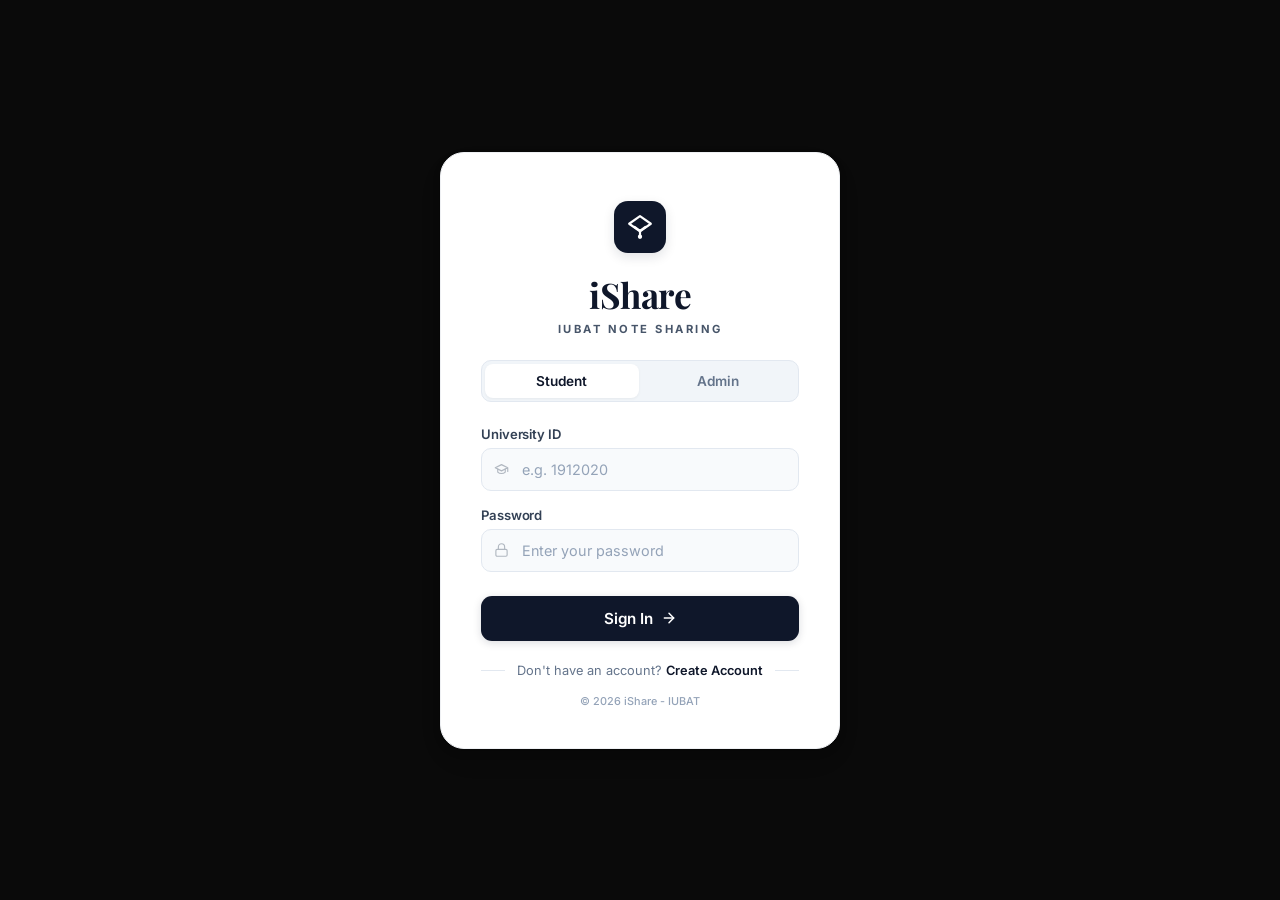
<file: index.html>
<!-- ============================================ -->
<!-- iShare - IUBAT Note Sharing Platform         -->
<!-- লগিন ও রেজিস্ট্রেশন পেজ                      -->
<!-- ============================================ -->

<!DOCTYPE html>
<html lang="en">
<head>
    <!-- মেটা ট্যাগগুলো: ক্যারেক্টার সেটিং, ভিউপোর্ট, পেজ টাইটেল -->
    <meta charset="UTF-8">
    <meta name="viewport" content="width=device-width, initial-scale=1.0">
    <title>iShare - IUBAT Note Sharing Platform</title>

    <!-- গুগল ফন্টস: Playfair Display (লোগো টেক্সটের জন্য) ও Inter (মেইন ফন্ট) -->
    <link rel="preconnect" href="https://fonts.googleapis.com">
    <link rel="preconnect" href="https://fonts.gstatic.com" crossorigin>
    <link href="https://fonts.googleapis.com/css2?family=Playfair+Display:wght@700&family=Inter:wght@300;400;500;600;700&display=swap" rel="stylesheet">

    <!-- ইনলাইন CSS: লগিন পেজের সব স্টাইল -->
    <style>
        /* গ্লোবাল রিসেট: সব এলিমেন্টের মার্জিন, প্যাডিং, বক্স-সাইজিং সেট করা */
        * { margin: 0; padding: 0; box-sizing: border-box; }

        /* বডি স্টাইল: ফন্ট ফ্যামিলি, ব্যাকগ্রাউন্ড কালার, ফুল হাইট, ফ্লেক্স সেন্টার */
        body { font-family: 'Inter', -apple-system, BlinkMacSystemFont, 'Segoe UI', Roboto, sans-serif; background: #0a0a0a; min-height: 100vh; display: flex; align-items: center; justify-content: center; color: #1a1a1a; }

        /* লগিন কন্টেইনার: ম্যাক্স-width 440px,居中说 */
        .login-container { width: 100%; max-width: 440px; padding: 20px; }

        /* লগিন কার্ড: সাদা ব্যাকগ্রাউন্ড, বর্ডার রেডিয়াস 24px, শ্যাডো */
        .login-card { background: #ffffff; border: 1px solid #eef0f3; border-radius: 24px; padding: 48px 40px 40px; box-shadow: 0 1px 2px rgba(0,0,0,0.02), 0 4px 12px rgba(0,0,0,0.04), 0 12px 32px rgba(0,0,0,0.03); text-align: center; }

        /* লোগো আইকন: 52x52px, গা৹া ব্যাকগ্রাউন্ড, রাউন্ডেড কর্নার */
        .logo-icon { width: 52px; height: 52px; background: #0f172a; border-radius: 14px; display: flex; align-items: center; justify-content: center; margin: 0 auto 18px; box-shadow: 0 4px 12px rgba(15,23,42,0.12); }
        .logo-icon svg { width: 26px; height: 26px; fill: none; stroke: #ffffff; stroke-width: 2; stroke-linecap: round; stroke-linejoin: round; }

        /* ব্র্যান্ড নাম: Playfair Display ফন্ট, 2.2rem, গা৹া */
        .brand-name { font-family: 'Playfair Display', Georgia, 'Times New Roman', serif; font-size: 2.2rem; font-weight: 700; color: #0f172a; letter-spacing: -0.5px; margin-bottom: 4px; }

        /* ব্র্যান্ড সাবটাইটেল: ছোট অক্ষর, উপercase, স্লেট কলার */
        .brand-subtitle { font-size: 0.7rem; font-weight: 700; letter-spacing: 2.5px; color: #475569; text-transform: uppercase; margin-bottom: 24px; }

        /* ট্যাব কন্টেইনার: স্টুডেন্ট অ্যান্ড অ্যাডমিন ট্যাবের প্যারেন্ট */
        .tab-container { display: flex; background: #f1f5f9; border-radius: 10px; padding: 3px; margin-bottom: 24px; gap: 3px; border: 1px solid #e2e8f0; }

        /* indivdual ট্যাব: ফ্লেক্স 1, প্যাডিং, রাউন্ডেড */
        .tab { flex: 1; padding: 9px 16px; border: none; background: transparent; border-radius: 8px; font-family: 'Inter', -apple-system, BlinkMacSystemFont, 'Segoe UI', Roboto, sans-serif; font-size: 0.85rem; font-weight: 600; color: #64748b; cursor: pointer; transition: all 0.2s; }
        .tab.active { background: #ffffff; color: #0f172a; box-shadow: 0 1px 3px rgba(0,0,0,0.05); }

        /* ফর্ম গ্রুপ: লেবেল ও ইনপুটের গ্রুপ */
        .form-group { margin-bottom: 16px; text-align: left; }

        /* ফর্ম লেবেল: 0.82rem, ফন্ট-ওয Ramadan 600, স্লেট কলার */
        .form-label { display: block; font-size: 0.82rem; font-weight: 600; color: #334155; margin-bottom: 6px; letter-spacing: -0.1px; }

        /* ইনপুট র্যাপার: পজিশন রিলেটিভ (আইকন পজিশন করার জন্য) */
        .input-wrapper { position: relative; }

        /* ইনপুট আইকন: অ্যাবসলিউট পজিশন, বাম পাশে */
        .input-icon { position: absolute; left: 13px; top: 50%; transform: translateY(-50%); width: 15px; height: 15px; display: flex; align-items: center; justify-content: center; pointer-events: none; opacity: 0.4; }
        .input-icon svg { width: 15px; height: 15px; fill: none; stroke: #475569; stroke-width: 1.8; stroke-linecap: round; stroke-linejoin: round; }

        /* ফর্ম ইনপুট: 100% width, প্যাডিং, বর্ডার, রাউন্ডেড, ফকাস স্টাইল */
        .form-input { width: 100%; padding: 12px 40px 12px 40px; border: 1.5px solid #e2e8f0; border-radius: 10px; font-family: 'Inter', -apple-system, BlinkMacSystemFont, 'Segoe UI', Roboto, sans-serif; font-size: 0.9rem; color: #0f172a; background: #f8fafc; transition: all 0.2s; outline: none; }
        .form-input::placeholder { color: #94a3b8; }
        .form-input:focus { border-color: #0f172a; background: #ffffff; box-shadow: 0 0 0 3px rgba(15,23,42,0.06); }

        /* সাইন-ইন বাটন: গা৹া ব্যাকগ্রাউন্ড, হোভার ইফেক্ট */
        .signin-btn { width: 100%; padding: 13px 24px; background: #0f172a; color: #ffffff; border: none; border-radius: 11px; font-family: 'Inter', -apple-system, BlinkMacSystemFont, 'Segoe UI', Roboto, sans-serif; font-size: 0.95rem; font-weight: 600; cursor: pointer; display: flex; align-items: center; justify-content: center; gap: 8px; transition: all 0.2s; margin-top: 24px; box-shadow: 0 2px 8px rgba(15,23,42,0.15); }
        .signin-btn:hover { background: #1e293b; transform: translateY(-1px); box-shadow: 0 6px 16px rgba(15,23,42,0.2); }
        .signin-btn svg { width: 16px; height: 16px; fill: none; stroke: #ffffff; stroke-width: 2.2; stroke-linecap: round; stroke-linejoin: round; }

        /* ডিভাইডার: "Don't have an account?" লাইনের উপরে/নিচে রেখা */
        .divider { display: flex; align-items: center; gap: 12px; margin: 22px 0 16px; }
        .divider.hidden { display: none; }
        .divider-line { flex: 1; height: 1px; background: #e2e8f0; }
        .divider-text { font-size: 0.8rem; color: #64748b; white-space: nowrap; }
        .divider-text a { color: #0f172a; text-decoration: none; font-weight: 600; }
        .divider-text a:hover { text-decoration: underline; }

        /* ফুটার: কপিরাইট টেক্সট */
        .footer { margin-top: 16px; font-size: 0.68rem; color: #94a3b8; font-weight: 500; }

        /* রেসপন্সিভ: ছোট স্ক্রিনে কার্ডের প্যাডিং ও ফন্ট সাইজ কম */
        @media (max-width: 480px) { .login-card { padding: 36px 28px 28px; } .brand-name { font-size: 1.8rem; } }
    </style>
</head>
<body>
    <!-- লগিন পেজের মেইন কন্টেইনার -->
    <div class="login-container">
        <div class="login-card">

            <!-- লোগো আইকন (SVG) -->
            <div class="logo-icon">
                <svg viewBox="0 0 24 24"><path d="M12 2L2 9l10 7 10-7-10-7z"/><path d="M7 12l5 3.5 5-3.5"/><path d="M12 16v4"/><circle cx="12" cy="21" r="1"/></svg>
            </div>

            <!-- ব্র্যান্ড নাম: iShare -->
            <h1 class="brand-name">iShare</h1>
            <p class="brand-subtitle">IUBAT NOTE SHARING</p>

            <!-- স্টুডেন্ট/অ্যাডমিন ট্যাব টগলার -->
            <div class="tab-container">
                <button class="tab active" onclick="switchTab(this, 'student')">Student</button>
                <button class="tab" onclick="switchTab(this, 'admin')">Admin</button>
            </div>

            <!-- লগিন ফর্ম: University ID ও Password ইনপুট -->
            <form onsubmit="event.preventDefault(); handleLogin();" autocomplete="off">
                <div class="form-group">
                    <label class="form-label" id="id-label">University ID</label>
                    <div class="input-wrapper">
                        <span class="input-icon">
                            <svg viewBox="0 0 24 24"><path d="M22 10v6M2 10l10-5 10 5-10 5L2 10z"/><path d="M6 12v5c3 3 9 3 12 0v-5"/></svg>
                        </span>
                        <!-- স্টুডেন্টের জন্য University ID ইনপুট -->
                        <input type="text" class="form-input" id="login-id" name="user_identifier" placeholder="e.g. 1912020" autocomplete="off">
                    </div>
                </div>
                <div class="form-group">
                    <label class="form-label">Password</label>
                    <div class="input-wrapper">
                        <span class="input-icon">
                            <svg viewBox="0 0 24 24"><rect x="3" y="11" width="18" height="11" rx="2" ry="2"/><path d="M7 11V7a5 5 0 0 1 10 0v4"/></svg>
                        </span>
                        <!-- পাসওয়ার্ড ইনপুট (হাইডেন) -->
                        <input type="password" class="form-input" id="login-password" name="user_passphrase" placeholder="Enter your password" autocomplete="new-password">
                    </div>
                </div>
                <!-- সাইন-ইন বাটন: ক্লিক করলে handleLogin() ফাংশন কল হবে -->
                <button type="submit" class="signin-btn">
                    Sign In
                    <svg viewBox="0 0 24 24"><line x1="5" y1="12" x2="19" y2="12"/><polyline points="12 5 19 12 12 19"/></svg>
                </button>
            </form>

            <!-- অ্যাকাউন্ট তৈরি করার লিংক (শুধু স্টুডেন্টের জন্য) -->
            <div class="divider" id="create-account-divider">
                <div class="divider-line"></div>
                <div class="divider-text">Don't have an account? <a href="register.html">Create Account</a></div>
                <div class="divider-line"></div>
            </div>

            <!-- কপিরাইট ফুটার -->
            <div class="footer">© 2026 iShare - IUBAT</div>
        </div>
    </div>

    <!-- ============================================ -->
    <!-- লগিন পেজের JavaScript                           -->
    <!-- ============================================ -->
    <script>
        // ট্যাব স্যুইচ ফাংশন: Student অ্যান্ড Admin ট্যাবের জন্য লেবেল ও প্লেসহোল্ডার পরিবর্তন
        function switchTab(tab, type) {
            document.querySelectorAll('.tab').forEach(t => t.classList.remove('active'));
            tab.classList.add('active');
            const label = document.getElementById('id-label');
            const input = document.getElementById('login-id');
            const divider = document.getElementById('create-account-divider');
            if (type === 'student') {
                // স্টুডেন্ট মোড: University ID লেবেল, অ্যাকাউন্ট তৈরি লিংক দেখাও
                label.textContent = 'University ID';
                input.placeholder = 'e.g. 1912020';
                divider.classList.remove('hidden');
            } else {
                // অ্যাডমিন মোড: Admin ID লেবেল, অ্যাকাউন্ট তৈরি লিংক লুকাও
                label.textContent = 'Admin ID';
                input.placeholder = 'e.g. ADMIN-001';
                divider.classList.add('hidden');
            }
        }

        // লগিন হ্যান্ডলার: স্টুডেন্ট অandy অ্যাডমিন লগিন প্রসেস
        function handleLogin() {
            const id = document.getElementById('login-id').value.trim();
            const password = document.getElementById('login-password').value.trim();

            // ভ্যালিডেশন: ID ও পাসওয়ার্ড ফাঁস করা কিনা চেক
            if (!id) { alert('Please enter your ID'); return; }
            if (!password) { alert('Please enter your password'); return; }

            const userType = document.querySelector('.tab.active').textContent.trim();
            const inputId = document.getElementById('login-id').value.trim();
            const inputPassword = document.getElementById('login-password').value.trim();

            if (userType === 'Student') {
                // স্টুডেন্ট লগিন: localStorage থেকে অ্যাকাউন্টগুলো লোড করা
                const accounts = JSON.parse(localStorage.getItem('ishare_accounts') || '[]');
                // মিলে যাওয়া অ্যাকাউন্ট খুঁজো (ID, পাসওয়ার্ড, স্ট্যাটাস অ্যাকটিভ)
                const account = accounts.find(a => a.studentId === inputId && a.password === inputPassword && a.status !== 'inactive');
                if (!account) {
                    alert('Invalid University ID or password. Please try again or register first.');
                    return;
                }
                // লগইন তথ্য localStorage-এ সেভ করো
                localStorage.setItem('ishare_user_id', account.studentId);
                localStorage.setItem('ishare_user_password', account.password);
                localStorage.setItem('ishare_user_type', 'Student');
                localStorage.setItem('ishare_user_name', account.fullname);
                localStorage.setItem('ishare_user_department', account.department || '');
                localStorage.setItem('ishare_user_online', 'true');
                localStorage.setItem('ishare_user_last_seen', Date.now().toString());
                // স্টুডেন্ট হোম পেজে রিডাইরেক্ট
                window.location.href = 'student-home.html';
            } else {
                // অ্যাডমিন লগিন: হার্ডকোডed অ্যাডমিন ক্রেডেনশিয়াল চেক
                if (inputId !== '123456' || inputPassword !== '123456') {
                    alert('Invalid Admin ID or password. Access denied.');
                    return;
                }
                localStorage.setItem('ishare_user_id', inputId);
                localStorage.setItem('ishare_user_password', inputPassword);
                localStorage.setItem('ishare_user_type', 'Admin');
                localStorage.setItem('ishare_user_name', '');
                localStorage.setItem('ishare_user_department', '');
                // অ্যাডমিন ড্যাশবোর্ডে রিডাইরেক্ট
                window.location.href = 'admin-dashboard.html';
            }
        }
    </script>
</body>
</html>
</file>
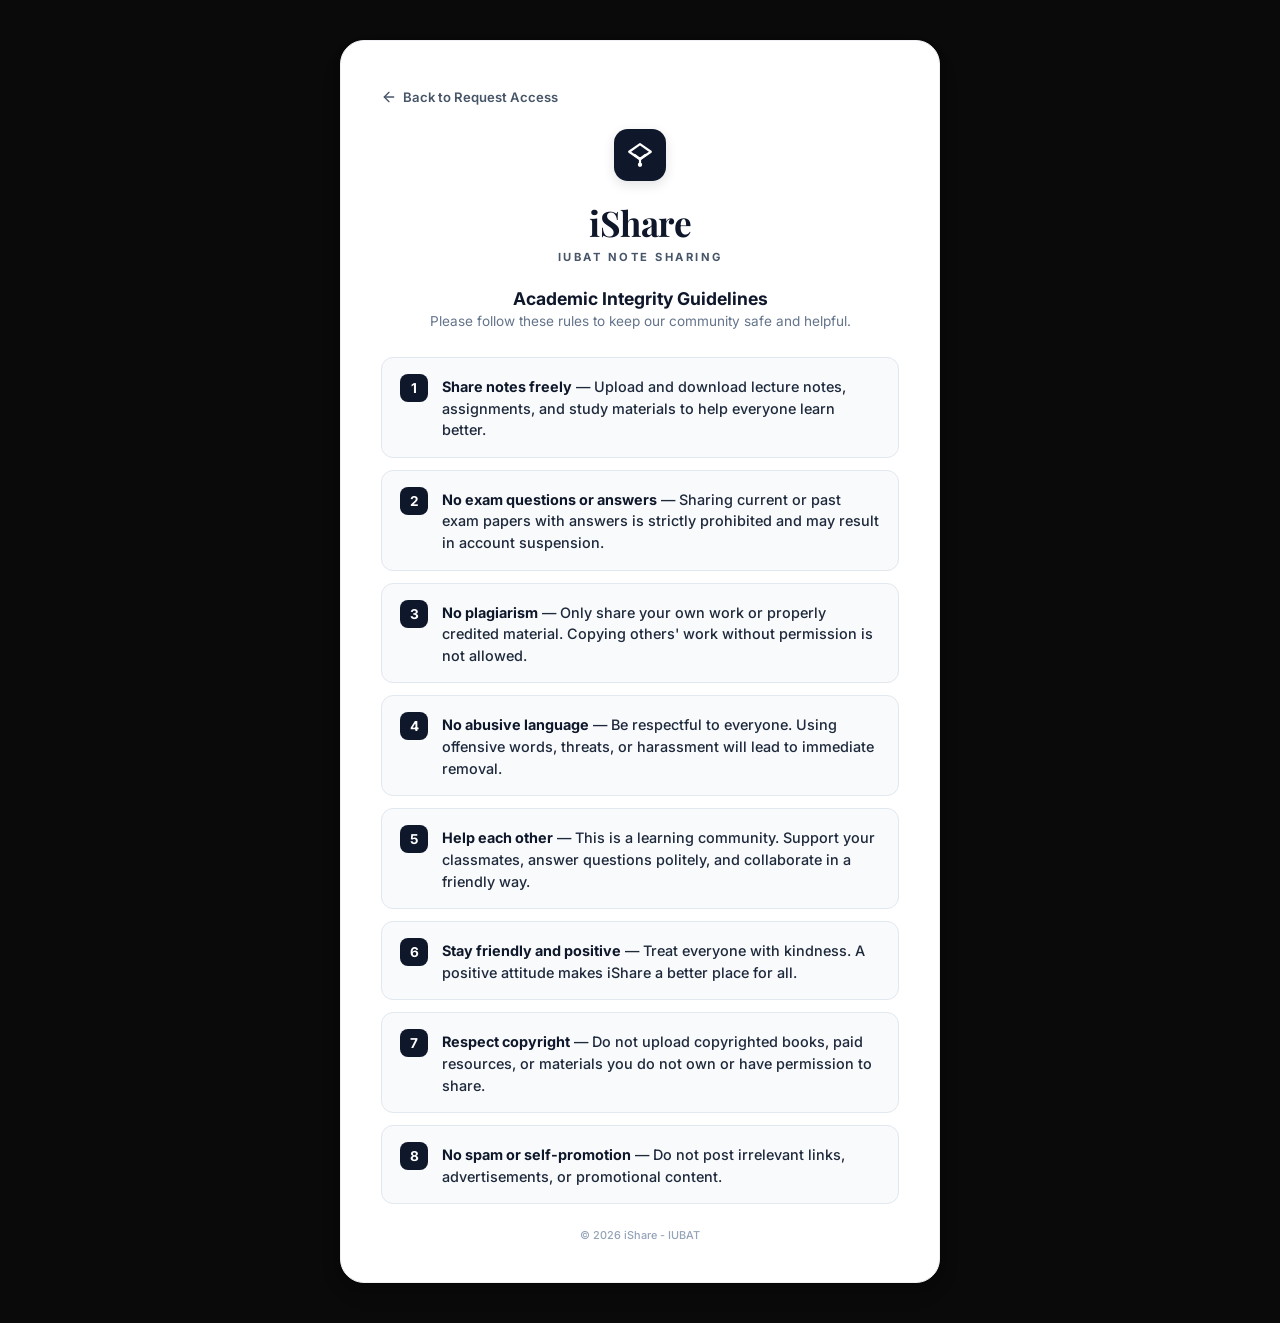
<file: academic-guidelines.html>
<!-- ============================================ -->
<!-- Academic Integrity Guidelines - iShare          -->
<!-- একাডেমিক ইন্টিগ্রিটি গাইডলাইন: নোট শেয়ারিং নিয়ম    -->
<!-- ============================================ -->

<!DOCTYPE html>
<html lang="en">
<head>
    <!-- মেটা সেটিংস -->
    <meta charset="UTF-8">
    <meta name="viewport" content="width=device-width, initial-scale=1.0">
    <title>Academic Integrity Guidelines - iShare</title>

    <!-- গুগল ফন্টস -->
    <link rel="preconnect" href="https://fonts.googleapis.com">
    <link rel="preconnect" href="https://fonts.gstatic.com" crossorigin>
    <link href="https://fonts.googleapis.com/css2?family=Playfair+Display:wght@700&family=Inter:wght@300;400;500;600;700&display=swap" rel="stylesheet">

    <!-- গাইডলাইন পেজের CSS -->
    <style>
        /* গ্লোবাল রিসেট */
        * { margin: 0; padding: 0; box-sizing: border-box; }
        /* বডি: ব্যাকগ্রাউন্ড #0a0a0a, ফুল হাইট, ফ্লেক্স সেন্টার */
        body { font-family: 'Inter', -apple-system, BlinkMacSystemFont, 'Segoe UI', Roboto, sans-serif; background: #0a0a0a; min-height: 100vh; display: flex; align-items: center; justify-content: center; color: #1a1a1a; padding: 20px; }

        /* গাইডলাইন কন্টেইনার */
        .guidelines-container { width: 100%; max-width: 640px; padding: 20px; }
        /* গাইডলাইন কার্ড: সাদা, রাউন্ডেড 24px, শ্যাডো */
        .guidelines-card { background: #ffffff; border: 1px solid #eef0f3; border-radius: 24px; padding: 48px 40px 40px; box-shadow: 0 1px 2px rgba(0,0,0,0.02), 0 4px 12px rgba(0,0,0,0.04), 0 12px 32px rgba(0,0,0,0.03); }

        /* ব্যাক লিংক: রেজিস্ট্রেশন পেজে ফিরে যাওয়ার লিংক */
        .back-link { display: inline-flex; align-items: center; gap: 6px; font-size: 0.82rem; font-weight: 600; color: #475569; text-decoration: none; margin-bottom: 24px; transition: color 0.2s; }
        .back-link:hover { color: #0f172a; }
        .back-link svg { width: 16px; height: 16px; fill: none; stroke: currentColor; stroke-width: 2; stroke-linecap: round; stroke-linejoin: round; }

        /* লোগো আইকন */
        .logo-icon { width: 52px; height: 52px; background: #0f172a; border-radius: 14px; display: flex; align-items: center; justify-content: center; margin: 0 auto 18px; box-shadow: 0 4px 12px rgba(15,23,42,0.12); }
        .logo-icon svg { width: 26px; height: 26px; fill: none; stroke: #ffffff; stroke-width: 2; stroke-linecap: round; stroke-linejoin: round; }

        /* ব্র্যান্ড নাম */
        .brand-name { font-family: 'Playfair Display', Georgia, 'Times New Roman', serif; font-size: 2.2rem; font-weight: 700; color: #0f172a; letter-spacing: -0.5px; margin-bottom: 4px; text-align: center; }
        .brand-subtitle { font-size: 0.7rem; font-weight: 700; letter-spacing: 2.5px; color: #475569; text-transform: uppercase; margin-bottom: 24px; text-align: center; }

        /* পেজ টাইটেল */
        .page-title { font-size: 1.1rem; font-weight: 700; color: #0f172a; text-align: center; margin-bottom: 4px; }
        .page-subtitle { font-size: 0.85rem; color: #64748b; text-align: center; margin-bottom: 28px; }

        /* রুল লিস্ট */
        .rules-list { list-style: none; display: flex; flex-direction: column; gap: 12px; }
        .rule-item { display: flex; align-items: flex-start; gap: 14px; padding: 16px 18px; background: #f8fafc; border: 1px solid #e2e8f0; border-radius: 12px; transition: all 0.2s; }
        .rule-item:hover { background: #ffffff; border-color: #0f172a; box-shadow: 0 0 0 3px rgba(15,23,42,0.04); }
        .rule-icon { width: 28px; height: 28px; min-width: 28px; background: #0f172a; border-radius: 8px; display: flex; align-items: center; justify-content: center; color: #ffffff; font-size: 0.85rem; font-weight: 700; }
        .rule-text { font-size: 0.9rem; font-weight: 500; color: #1e293b; line-height: 1.5; padding-top: 2px; }
        .rule-highlight { color: #0f172a; font-weight: 700; }

        /* ফুটার */
        .footer { margin-top: 24px; font-size: 0.68rem; color: #94a3b8; font-weight: 500; text-align: center; }

        /* রেসপন্সিভ */
        @media (max-width: 520px) { .guidelines-card { padding: 36px 28px 28px; } .brand-name { font-size: 1.8rem; } }
    </style>
</head>
<body>
    <div class="guidelines-container">
        <div class="guidelines-card">
            <!-- ব্যাক লিংক -->
            <a href="register.html" class="back-link">
                <svg viewBox="0 0 24 24"><line x1="19" y1="12" x2="5" y2="12"/><polyline points="12 19 5 12 12 5"/></svg>
                Back to Request Access
            </a>

            <!-- লোগো -->
            <div class="logo-icon">
                <svg viewBox="0 0 24 24"><path d="M12 2L2 9l10 7 10-7-10-7z"/><path d="M7 12l5 3.5 5-3.5"/><path d="M12 16v4"/><circle cx="12" cy="21" r="1"/></svg>
            </div>
            <h1 class="brand-name">iShare</h1>
            <p class="brand-subtitle">IUBAT NOTE SHARING</p>
            <h2 class="page-title">Academic Integrity Guidelines</h2>
            <p class="page-subtitle">Please follow these rules to keep our community safe and helpful.</p>

            <!-- নিয়মের লিস্ট -->
            <ul class="rules-list">
                <li class="rule-item">
                    <span class="rule-icon">1</span>
                    <span class="rule-text"><span class="rule-highlight">Share notes freely</span> — Upload and download lecture notes, assignments, and study materials to help everyone learn better.</span>
                </li>
                <li class="rule-item">
                    <span class="rule-icon">2</span>
                    <span class="rule-text"><span class="rule-highlight">No exam questions or answers</span> — Sharing current or past exam papers with answers is strictly prohibited and may result in account suspension.</span>
                </li>
                <li class="rule-item">
                    <span class="rule-icon">3</span>
                    <span class="rule-text"><span class="rule-highlight">No plagiarism</span> — Only share your own work or properly credited material. Copying others' work without permission is not allowed.</span>
                </li>
                <li class="rule-item">
                    <span class="rule-icon">4</span>
                    <span class="rule-text"><span class="rule-highlight">No abusive language</span> — Be respectful to everyone. Using offensive words, threats, or harassment will lead to immediate removal.</span>
                </li>
                <li class="rule-item">
                    <span class="rule-icon">5</span>
                    <span class="rule-text"><span class="rule-highlight">Help each other</span> — This is a learning community. Support your classmates, answer questions politely, and collaborate in a friendly way.</span>
                </li>
                <li class="rule-item">
                    <span class="rule-icon">6</span>
                    <span class="rule-text"><span class="rule-highlight">Stay friendly and positive</span> — Treat everyone with kindness. A positive attitude makes iShare a better place for all.</span>
                </li>
                <li class="rule-item">
                    <span class="rule-icon">7</span>
                    <span class="rule-text"><span class="rule-highlight">Respect copyright</span> — Do not upload copyrighted books, paid resources, or materials you do not own or have permission to share.</span>
                </li>
                <li class="rule-item">
                    <span class="rule-icon">8</span>
                    <span class="rule-text"><span class="rule-highlight">No spam or self-promotion</span> — Do not post irrelevant links, advertisements, or promotional content.</span>
                </li>
            </ul>

            <!-- ফুটার -->
            <div class="footer">© 2026 iShare - IUBAT</div>
        </div>
    </div>
</body>
</html>
</file>
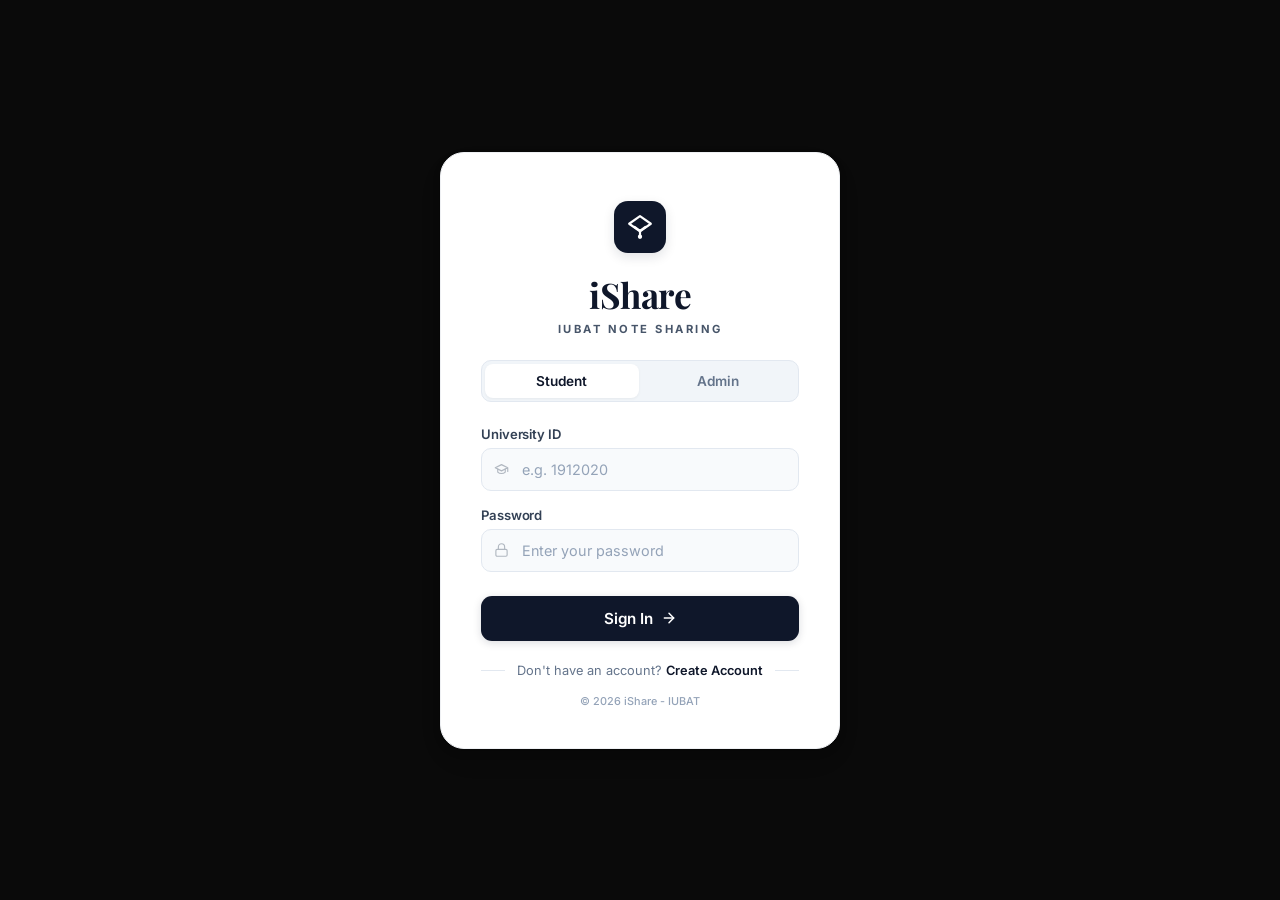
<file: admin-dashboard.html>
<!-- ============================================ -->
<!-- Admin Dashboard - iShare IUBAT                -->
<!-- অ্যাডমিন ড্যাশবোর্ড: প্ল্যাটফর্ম ওভারভিউ          -->
<!-- ============================================ -->

<!DOCTYPE html>
<html lang="en">
<head>
    <!-- মেটা ট্যাগ ও টাইটেল -->
    <meta charset="UTF-8">
    <meta name="viewport" content="width=device-width, initial-scale=1.0">
    <title>Admin Dashboard - iShare IUBAT</title>

    <!-- গুগল ফন্টস -->
    <link rel="preconnect" href="https://fonts.googleapis.com">
    <link rel="preconnect" href="https://fonts.gstatic.com" crossorigin>
    <link href="https://fonts.googleapis.com/css2?family=Inter:wght@300;400;500;600;700;800&family=Playfair+Display:wght@700&display=swap" rel="stylesheet">

    <!-- অ্যাডমিন ড্যাশবোর্ড CSS -->
    <link rel="stylesheet" href="admin-dashboard.css">
</head>
<body>
    <!-- মেইন ড্যাশবোর্ড র‍্যাপার: সাইডবার + কনটেন্ট -->
    <div class="dashboard-wrapper">

        <!-- ==================== সাইডবার ==================== -->
        <aside class="sidebar">
            <!-- সাইডবার হেডার: লোগো ও ব্র্যান্ড -->
            <div class="sidebar-header">
                <div class="sidebar-logo">
                    <div class="sidebar-logo-icon">
                        <svg viewBox="0 0 24 24"><path d="M12 2L2 9l10 7 10-7-10-7z"/><path d="M7 12l5 3.5 5-3.5"/><path d="M12 16v4"/><circle cx="12" cy="21" r="1"/></svg>
                    </div>
                    <div>
                        <div class="sidebar-brand">iShare</div>
                        <div class="sidebar-badge">IUBAT</div>
                    </div>
                </div>
            </div>

            <!-- সাইডবার নেভিগেশন: অ্যাডমিন গভর্ন্যান্স মেনু -->
            <nav class="sidebar-nav">
                <div class="nav-section-title">Admin Governance</div>

                <!-- প্ল্যাটফর্ম ওভারভিউ (বর্তমান পেজ) -->
                <button class="nav-item">
                    <span class="nav-icon"><svg viewBox="0 0 24 24"><rect x="3" y="3" width="7" height="7"/><rect x="14" y="3" width="7" height="7"/><rect x="14" y="14" width="7" height="7"/><rect x="3" y="14" width="7" height="7"/></svg></span>
                    Platform Overview
                </button>

                <!-- ইউজার ম্যানেজমেন্ট পেজে লিংক -->
                <button class="nav-item" type="button" onclick="window.location.href='user-management.html'">
                    <span class="nav-icon"><svg viewBox="0 0 24 24"><path d="M20 21v-2a4 4 0 0 0-4-4H8a4 4 0 0 0-4 4v2"/><circle cx="12" cy="7" r="4"/></svg></span>
                    User Management
                </button>

                <!-- ডিপার্টমেন্ট কন্ট্রোল পেজে লিংক -->
                <button class="nav-item" type="button" onclick="window.location.href='department-controls.html'">
                    <span class="nav-icon"><svg viewBox="0 0 24 24"><rect x="2" y="7" width="20" height="14" rx="2" ry="2"/><path d="M16 21V5a2 2 0 0 0-2-2h-4a2 2 0 0 0-2 2v16"/></svg></span>
                    Department Controls
                </button>

                <!-- অ্যানাউন্সমেন্ট ম্যানেজমেন্ট পেজে লিংক -->
                <button class="nav-item" type="button" onclick="window.location.href='announcement-management.html'">
                    <span class="nav-icon"><svg viewBox="0 0 24 24"><path d="M22 17H2a3 3 0 0 0 3-3V9a7 7 0 0 1 14 0v5a3 3 0 0 0 3 3z"/><polyline points="16 17 21 12 16 7"/><line x1="21" y1="12" x2="9" y2="12"/></svg></span>
                    Announcement Management
                    <span class="nav-badge">0</span>
                </button>

                <!-- স্টুডেন্ট ভিউ মোডে যাওয়ার লিংক -->
                <button class="nav-item" type="button" onclick="window.location.href='student-view.html'">
                    <span class="nav-icon"><svg viewBox="0 0 24 24"><polyline points="17 1 21 5 17 9"/><path d="M3 11V9a4 4 0 0 1 4-4h14"/><polyline points="7 23 3 19 7 15"/><path d="M21 13v2a4 4 0 0 1-4 4H3"/></svg></span>
                    Student View
                    <span class="nav-arrow"><svg viewBox="0 0 24 24"><polyline points="9 18 15 12 9 6"/></svg></span>
                </button>
            </nav>

            <!-- সাইডবার ফুটার: AI অ্যাসিস্ট্যান্ট ও লগআউট -->
            <div class="sidebar-footer">
                <div class="sidebar-ai">
                    <div class="sidebar-ai-icon">
                        <svg viewBox="0 0 24 24"><circle cx="12" cy="12" r="10"/><path d="M12 16v-4"/><path d="M12 8h.01"/></svg>
                    </div>
                    <div>
                        <div class="sidebar-ai-text">AI Gemma Assistant</div>
                        <div class="sidebar-ai-sub">Online</div>
                    </div>
                </div>
                <button class="sidebar-bottom-item" onclick="window.location.href='index.html'">
                    <svg viewBox="0 0 24 24"><path d="M9 21H5a2 2 0 0 1-2-2V5a2 2 0 0 1 2-2h4"/><polyline points="16 17 21 12 16 7"/><line x1="21" y1="12" x2="9" y2="12"/></svg>
                    Log Out
                </button>
            </div>
        </aside>

        <!-- মোবাইল সাইডবার ওভারলে -->
        <div class="mobile-sidebar-overlay" id="mobileSidebarOverlay"></div>

        <!-- ==================== মেইন কনটেন্ট ==================== -->
        <main class="main-content">
            <!-- টপবার: AI অ্যাসিস্ট্যান্ট, নোটিফিকেশন, প্রোফাইল -->
            <header class="topbar">
                <div class="topbar-left">
                    <button class="topbar-btn primary">
                        <svg viewBox="0 0 24 24" fill="none" stroke="currentColor" stroke-width="2" stroke-linecap="round" stroke-linejoin="round"><path d="M12 8V4H8"/><rect width="16" height="12" x="4" y="8" rx="2"/><path d="M2 14h2"/><path d="M20 14h2"/><path d="M15 13v2"/><path d="M9 13v2"/></svg>
                        AI Assistant
                    </button>
                </div>
                <div class="topbar-actions">
                    <!-- মোবাইল মেনু বাটন -->
                    <button class="mobile-menu-btn" id="mobileMenuBtn" type="button" aria-label="Menu">
                        <svg viewBox="0 0 24 24" fill="none" stroke="currentColor" stroke-width="2" stroke-linecap="round" stroke-linejoin="round"><line x1="3" y1="12" x2="21" y2="12"/><line x1="3" y1="6" x2="21" y2="6"/><line x1="3" y1="18" x2="21" y2="18"/></svg>
                    </button>

                    <!-- নোটিফিকেশন ড্রপডাউন -->
                    <div class="notification-wrapper" id="notificationWrapper">
                        <button class="topbar-icon-btn" id="notificationBtn" title="Notifications">
                            <svg viewBox="0 0 24 24" fill="none" stroke="currentColor" stroke-width="2" stroke-linecap="round" stroke-linejoin="round"><path d="M6 8a6 6 0 0 1 12 0c0 7 3 9 3 9H3s3-2 3-9"/><path d="M10.3 21a1.94 1.94 0 0 0 3.4 0"/></svg>
                            <span class="topbar-badge" id="notificationBadge" style="display:none;">0</span>
                        </button>
                        <div class="notification-dropdown" id="notificationDropdown">
                            <div class="notification-header">
                                <h3>Notifications</h3>
                                <div class="notification-header-actions">
                                    <button class="mark-all-read" id="markAllRead">Mark all as read</button>
                                    <button class="delete-all" id="deleteAllNotifications">Delete all</button>
                                </div>
                            </div>
                            <div class="notification-list" id="notificationList">
                                <div class="notification-empty">No notifications yet.</div>
                            </div>
                        </div>
                    </div>

                    <!-- অ্যাডমিন অ্যাভাটার -->
                    <div class="topbar-avatar" title="User Menu">SI</div>
                </div>
            </header>

            <!-- কনটেন্ট এরিয়া: প্ল্যাটফর্ম ওভারভিউ -->
            <div class="content-area">
                <!-- পেজ হেডার -->
                <div class="page-header">
                    <h1 class="page-title">Platform Overview</h1>
                    <p class="page-subtitle">High-level metrics and system health indicators.</p>
                </div>

                <!-- স্ট্যাট Cardinals গ্রিড: ৪টা মেট্রিক -->
                <div class="stats-grid">
                    <!-- টোটাল অ্যাক্টিভ ইউজার -->
                    <div class="stat-card">
                        <div class="stat-card-header">
                            <span class="stat-label">Total Active Users</span>
                            <div class="stat-icon users"><svg viewBox="0 0 24 24"><path d="M20 21v-2a4 4 0 0 0-4-4H8a4 4 0 0 0-4 4v2"/><circle cx="12" cy="7" r="4"/></svg></div>
                        </div>
                        <div class="stat-value" id="activeUsers">0</div>
                        <div class="stat-change" id="userChange" style="display:none;">
                            <svg viewBox="0 0 24 24"><polyline points="18 15 12 9 6 15"/></svg>
                            <span id="userChangeText">+0%</span>
                        </div>
                        <div class="stat-sub" id="userSub">No registered users yet</div>
                    </div>

                    <!-- সিস্টেম আপটাইম -->
                    <div class="stat-card">
                        <div class="stat-card-header">
                            <span class="stat-label">System Uptime</span>
                            <div class="stat-icon uptime">
                                <svg viewBox="0 0 24 24"><path d="M22 11.08V12a10 10 0 1 1-5.93-9.14"/><polyline points="22 4 12 14.01 9 11.01"/></svg>
                            </div>
                        </div>
                        <div class="stat-value" id="uptime">--</div>
                        <div class="stat-sub" id="uptimeStatus" style="display:flex;align-items:center;gap:6px;margin-top:4px;">
                            <span id="uptimeDot" style="width:8px;height:8px;background:#94a3b8;border-radius:50%;display:inline-block;"></span>
                            <span id="uptimeText">Checking...</span>
                        </div>
                    </div>

                    <!-- টোটাল নোটস -->
                    <div class="stat-card">
                        <div class="stat-card-header">
                            <span class="stat-label">Total Notes</span>
                            <div class="stat-icon notes">
                                <svg viewBox="0 0 24 24"><path d="M14 2H6a2 2 0 0 0-2 2v16a2 2 0 0 0 2 2h12a2 2 0 0 0 2-2V8z"/><polyline points="14 2 14 8 20 8"/></svg>
                            </div>
                        </div>
                        <div class="stat-value" id="totalNotes">0</div>
                        <div class="stat-sub" id="notesSub">No notes uploaded yet</div>
                    </div>

                    <!-- স্টোরেজ ইউটিলাইজেশন -->
                    <div class="stat-card">
                        <div class="stat-card-header">
                            <span class="stat-label">Storage Utilization</span>
                            <div class="stat-icon storage">
                                <svg viewBox="0 0 24 24"><ellipse cx="12" cy="5" rx="9" ry="3"/><path d="M21 12c0 1.66-4 3-9 3s-9-1.34-9-3"/><path d="M3 5v14c0 1.66 4 3 9 3s9-1.34 9-3V5"/></svg>
                            </div>
                        </div>
                        <div class="stat-value" style="font-size:1.5rem;"><span id="storageUsed">0GB</span> <span style="font-size:1rem;color:#94a3b8;font-weight:500;">/ 10TB</span></div>
                        <div class="storage-bar">
                            <div class="storage-fill" id="storageFill" style="width:0%;"></div>
                        </div>
                        <div class="storage-info">
                            <span class="storage-sub" id="storageSub">No data uploaded yet</span>
                        </div>
                    </div>
                </div>

                <!-- ড্যাশবোর্ড গ্রিড: টেবিল + QUICK ACTION -->
                <div class="dashboard-grid">
                    <!-- রিসেন্ট ইউজার অ্যাক্টিভিটি টেবিল -->
                    <div class="panel">
                        <div class="panel-header">
                            <h3 class="panel-title">Recent User Activity</h3>
                            <a href="user-management.html" class="panel-link">View Full Directory
                                <svg viewBox="0 0 24 24"><line x1="5" y1="12" x2="19" y2="12"/><polyline points="12 5 19 12 12 19"/></svg>
                            </a>
                        </div>
                        <table class="activity-table">
                            <thead>
                                <tr>
                                    <th>User</th>
                                    <th>Department</th>
                                    <th>Role</th>
                                    <th>Status</th>
                                    <th>Actions</th>
                                </tr>
                            </thead>
                            <tbody id="activityTableBody">
                            </tbody>
                        </table>
                    </div>

                    <!-- রাইট সাইড: QUICK ACTION + SECURITY AUDIT LOG -->
                    <div style="display:flex;flex-direction:column;gap:20px;">
                        <!-- QUICK ACTION বাটন -->
                        <div class="panel">
                            <div class="panel-header">
                                <h3 class="panel-title">Quick Actions</h3>
                            </div>
                            <div class="quick-actions">
                                <button class="action-btn" id="exportAuthDataBtn">
                                    <svg viewBox="0 0 24 24"><path d="M21 15v4a2 2 0 0 1-2 2H5a2 2 0 0 1-2-2v-4"/><polyline points="7 10 12 15 17 10"/><line x1="12" y1="15" x2="12" y2="3"/></svg>
                                    Export Auth Data
                                </button>
                                <button class="action-btn" id="broadcastAnnouncementBtn">
                                    <svg viewBox="0 0 24 24"><path d="M22 17H2a3 3 0 0 0 3-3V9a7 7 0 0 1 14 0v5a3 3 0 0 0 3 3z"/><polyline points="16 17 21 12 16 7"/><line x1="21" y1="12" x2="9" y2="12"/></svg>
                                    Broadcast Announcement
                                </button>
                                <button class="action-btn" id="manageDeptAccessBtn">
                                    <svg viewBox="0 0 24 24"><path d="M12 22s8-4 8-10V5l-8-3-8 3v7c0 6 8 10 8 10z"/></svg>
                                    Manage Dept. Access
                                </button>
                            </div>
                        </div>

                        <!-- সিকিউরিটি অডিট লগ -->
                        <div class="panel">
                            <div class="panel-header">
                                <h3 class="panel-title">Security Audit Log</h3>
                            </div>
                            <div class="audit-log" id="auditLogContainer">
                                <div id="auditEmptyState" style="text-align:center;color:#94a3b8;padding:24px 0;font-size:0.85rem;">No audit logs available yet.</div>
                            </div>
                        </div>
                    </div>
                </div>
            </div>
        </main>
    </div>

    <!-- ============================================ -->
    <!-- অ্যাডমিন ড্যাশবোর্ডের JavaScript                    -->
    <!-- ============================================ -->
    <script>
        // ডম কনটেন্ট লোড হওয়ার পর সব লজিক এক্সিকিউট
        document.addEventListener('DOMContentLoaded', function() {
            // localStorage থেকে লগইন করা ইউজার তথ্য পড়া
            const userId = localStorage.getItem('ishare_user_id');
            const userType = localStorage.getItem('ishare_user_type');
            const userName = localStorage.getItem('ishare_user_name');

            // অ্যাডমিন নন হলে লগিন পেজে রিডাইরেক্ট
            if (!userId || userType !== 'Admin') {
                window.location.href = 'index.html';
                return;
            }

            // অ্যাভাটারে ইউজারের initials দেখাও
            if (userName) {
                const initials = userName.split(' ').map(n => n[0]).join('').toUpperCase().slice(0, 2);
                const avatar = document.querySelector('.topbar-avatar');
                if (avatar) avatar.textContent = initials || 'U';
            }

            // সাইডবার অ্যাকটিভ নেভিগেশন আইটেম সেট
            const page = window.location.pathname.split('/').pop() || 'admin-dashboard.html';
            const pageMap = {
                'admin-dashboard.html': 'Platform Overview',
                'user-management.html': 'User Management',
                'department-controls.html': 'Department Controls',
                'announcement-management.html': 'Announcement Management',
                'student-view.html': 'Student View'
            };
            const activeText = pageMap[page] || 'Platform Overview';
            document.querySelectorAll('.sidebar-nav .nav-item').forEach(item => {
                item.classList.remove('active');
                if (item.textContent.trim().includes(activeText)) {
                    item.classList.add('active');
                }
            });

            // মোবাইল সাইডবার ওপেন/ক্লোজ
            const mobileMenuBtn = document.getElementById('mobileMenuBtn');
            const sidebar = document.querySelector('.sidebar');
            const overlay = document.getElementById('mobileSidebarOverlay');

            function openMobileSidebar() {
                if (sidebar) sidebar.classList.add('open');
                if (overlay) overlay.classList.add('show');
                document.body.style.overflow = 'hidden';
            }
            function closeMobileSidebar() {
                if (sidebar) sidebar.classList.remove('open');
                if (overlay) overlay.classList.remove('show');
                document.body.style.overflow = '';
            }

            if (mobileMenuBtn) {
                mobileMenuBtn.addEventListener('click', function() {
                    if (sidebar && sidebar.classList.contains('open')) { closeMobileSidebar(); }
                    else { openMobileSidebar(); }
                });
            }
            if (overlay) { overlay.addEventListener('click', closeMobileSidebar); }

            // সাইডবার আইটেম ক্লিক করলে মোবাইল সাইডবার ক্লোজ
            document.querySelectorAll('.sidebar-nav .nav-item, .sidebar-bottom-item').forEach(function(item) {
                item.addEventListener('click', function() {
                    if (window.innerWidth <= 768) { closeMobileSidebar(); }
                });
            });

            // ==================== স্ট্যাট Cardinals আপডেট ====================
            function updateActiveUsersStats() {
                const accounts = JSON.parse(localStorage.getItem('ishare_accounts') || '[]');
                const activeAccounts = accounts.filter(a => a.status === 'active');
                const deptSet = new Set(accounts.map(a => a.department).filter(Boolean));

                const activeUsersEl = document.getElementById('activeUsers');
                const userChange = document.getElementById('userChange');
                const userChangeText = document.getElementById('userChangeText');
                const userSub = document.getElementById('userSub');

                if (activeUsersEl) activeUsersEl.textContent = activeAccounts.length.toLocaleString();

                if (activeAccounts.length > 0) {
                    if (userChange) userChange.style.display = 'flex';
                    if (userChangeText) {
                        const prevActive = parseInt(localStorage.getItem('ishare_prev_active') || '0', 10);
                        const change = prevActive > 0 ? ((activeAccounts.length - prevActive) / prevActive) * 100 : 0;
                        userChangeText.textContent = (change >= 0 ? '+' : '') + change.toFixed(1) + '%';
                        localStorage.setItem('ishare_prev_active', activeAccounts.length.toString());
                    }
                    if (userSub) {
                        const deptCount = deptSet.size;
                        userSub.textContent = deptCount > 0 ? `Active across ${deptCount} ${deptCount === 1 ? 'department' : 'departments'}` : 'Active users found';
                    }
                } else {
                    if (userChange) userChange.style.display = 'none';
                    if (userSub) userSub.textContent = 'No registered users yet';
                }
            }

            updateActiveUsersStats();
            setInterval(updateActiveUsersStats, 5000);

            // টোটাল নোটস কাউন্ট
            const notes = JSON.parse(localStorage.getItem('ishare_notes') || '[]');
            const totalNotesEl = document.getElementById('totalNotes');
            const notesSubEl = document.getElementById('notesSub');
            if (totalNotesEl) totalNotesEl.textContent = notes.length.toLocaleString();
            if (notesSubEl) notesSubEl.textContent = notes.length > 0 ? `Across ${new Set(notes.map(n => n.department).filter(Boolean)).size} departments` : 'No notes uploaded yet';

            // স্টোরেজ ব্যবহারের গণনা (data URL নোটসের সাইজ)
            let totalStorageBytes = 0;
            notes.forEach(function(n) {
                if (n.url && n.url.startsWith('data:')) { totalStorageBytes += n.url.length * 2; }
            });
            const totalStorageMB = (totalStorageBytes / (1024 * 1024)).toFixed(2);
            const storageUsedEl = document.getElementById('storageUsed');
            const storageSubEl = document.getElementById('storageSub');
            const storageFillEl = document.getElementById('storageFill');
            const storageTB = 10 * 1024;
            const storagePercent = totalStorageMB > 0 ? Math.min((totalStorageMB / storageTB) * 100, 100) : 0;
            if (storageUsedEl) storageUsedEl.textContent = totalStorageMB + 'MB';
            if (storageSubEl) storageSubEl.textContent = totalStorageMB > 0 ? `${notes.length} notes uploaded` : 'No data uploaded yet';
            if (storageFillEl) storageFillEl.style.width = storagePercent + '%';

            // ==================== নোটিফিকেশন সিস্টেম ====================
            const STORAGE_KEY = 'ishare_notifications';
            const notificationBtn = document.getElementById('notificationBtn');
            const notificationBadge = document.getElementById('notificationBadge');
            const notificationDropdown = document.getElementById('notificationDropdown');
            const notificationList = document.getElementById('notificationList');
            const markAllReadBtn = document.getElementById('markAllRead');
            const deleteAllBtn = document.getElementById('deleteAllNotifications');
            const notificationWrapper = document.getElementById('notificationWrapper');

            function isUserOnline(userId) {
                const onlineUserId = localStorage.getItem('ishare_user_id');
                const onlineStatus = localStorage.getItem('ishare_user_online');
                const lastSeen = localStorage.getItem('ishare_user_last_seen');
                if (!onlineUserId || onlineUserId !== userId) {
                    return false;
                }
                if (onlineStatus === 'true' && lastSeen) {
                    const diff = Date.now() - parseInt(lastSeen, 10);
                    return diff < 60000;
                }
                return false;
            }

            // localStorage থেকে নোটিফিকেশনগুলো লোড
            function getNotifications() {
                try { return JSON.parse(localStorage.getItem(STORAGE_KEY) || '[]'); } catch { return []; }
            }
            function saveNotifications(notifications) { localStorage.setItem(STORAGE_KEY, JSON.stringify(notifications)); }

            // ডেমো নোটিফিকেশন জেনারেট (অ্যাকাউন্ট রেজিস্ট্রেশন নোটিফিকেশন)
            function generateDemoNotifications() {
                const accounts = JSON.parse(localStorage.getItem('ishare_accounts') || '[]');
                const notifications = [];
                const now = Date.now();
                accounts.slice(0, 3).forEach((acc, index) => {
                    notifications.push({
                        id: 'user-' + acc.id + '-' + index,
                        title: 'New user registered',
                        message: `${acc.fullname} (${acc.email || 'no email'}) joined as ${acc.accountType || 'Student'}.`,
                        type: 'user',
                        time: now - 1000 * 60 * (10 + index * 5),
                        read: false
                    });
                });
                if (notifications.length === 0) {
                    notifications.push({
                        id: 'system-1', title: 'No new registrations yet',
                        message: 'When a new user registers, their details will appear here automatically.',
                        type: 'system', time: now - 1000 * 60 * 30, read: false
                    });
                }
                return notifications;
            }

            // নোটিফিকেশন এনশার গ্যারেন্টি
            function ensureNotifications() {
                let notifications = getNotifications();
                if (notifications.length === 0) { notifications = generateDemoNotifications(); saveNotifications(notifications); }
                return notifications;
            }

            // আনরিড কাউন্ট
            function getUnreadCount(notifications) { return notifications.filter(n => !n.read).length; }

            // ব্যাজ আপডেট
            function updateBadge() {
                const notifications = getNotifications();
                const unreadCount = getUnreadCount(notifications);
                if (unreadCount > 0) { notificationBadge.textContent = unreadCount > 99 ? '99+' : unreadCount; notificationBadge.style.display = 'inline-flex'; }
                else { notificationBadge.style.display = 'none'; }
            }

            // টাইম ফরম্যাট: "Just now", "5m ago", "2h ago", "3d ago"
            function formatTime(timestamp) {
                const diff = Date.now() - timestamp;
                const minutes = Math.floor(diff / 60000);
                if (minutes < 1) return 'Just now';
                if (minutes < 60) return minutes + 'm ago';
                const hours = Math.floor(minutes / 60);
                if (hours < 24) return hours + 'h ago';
                const days = Math.floor(hours / 24);
                return days + 'd ago';
            }

            // নোটিফিকেশন রেন্ডার
            function renderNotifications() {
                const notifications = getNotifications();
                if (notifications.length === 0) { notificationList.innerHTML = '<div class="notification-empty">No notifications yet.</div>'; return; }
                notificationList.innerHTML = notifications.slice(0, 20).map(n => {
                    const iconMap = { system: '⚙', user: '👤', alert: '⚠', info: 'ℹ' };
                    const icon = iconMap[n.type] || '🔔';
                    return `<div class="notification-item ${n.read ? '' : 'unread'}" data-id="${n.id}">
                        <div class="notification-icon ${n.type}">${icon}</div>
                        <div class="notification-body">
                            <div class="notification-title">${n.title}</div>
                            <div class="notification-message">${n.message}</div>
                            <div class="notification-time">${formatTime(n.time)}</div>
                        </div>
                        <button class="notification-delete" data-id="${n.id}" title="Delete notification">
                            <svg viewBox="0 0 24 24" fill="none" stroke="currentColor" stroke-width="2" stroke-linecap="round" stroke-linejoin="round"><polyline points="3 6 5 6 21 6"/><path d="M19 6v14a2 2 0 0 1-2 2H7a2 2 0 0 1-2-2V6m3 0V4a2 2 0 0 1 2-2h4a2 2 0 0 1 2 2v2"/></svg>
                        </button>
                    </div>`;
                }).join('');

                notificationList.querySelectorAll('.notification-item').forEach(item => {
                    item.addEventListener('click', function(e) {
                        if (e.target.closest('.notification-delete')) return;
                        const id = this.getAttribute('data-id');
                        const notifications = getNotifications();
                        const target = notifications.find(n => n.id === id);
                        if (target && !target.read) { target.read = true; saveNotifications(notifications); updateBadge(); this.classList.remove('unread'); }
                    });
                });
                notificationList.querySelectorAll('.notification-delete').forEach(btn => {
                    btn.addEventListener('click', function(e) {
                        e.stopPropagation(); const id = this.getAttribute('data-id'); deleteNotification(id);
                    });
                });
            }

            function deleteNotification(id) { let notifications = getNotifications(); notifications = notifications.filter(n => n.id !== id); saveNotifications(notifications); updateBadge(); renderNotifications(); }
            function deleteAllNotifications() { saveNotifications([]); updateBadge(); renderNotifications(); }

            function toggleDropdown(e) {
                e.stopPropagation();
                const isShown = notificationDropdown.classList.contains('show');
                if (isShown) { notificationDropdown.classList.remove('show'); }
                else { renderNotifications(); notificationDropdown.classList.add('show'); }
            }
            function closeDropdown() { notificationDropdown.classList.remove('show'); }

            function markAllAsRead() {
                const notifications = getNotifications(); let changed = false;
                notifications.forEach(n => { if (!n.read) { n.read = true; changed = true; } });
                if (changed) { saveNotifications(notifications); updateBadge(); renderNotifications(); }
            }

            if (notificationBtn) notificationBtn.addEventListener('click', toggleDropdown);
            if (markAllReadBtn) markAllReadBtn.addEventListener('click', function(e) { e.stopPropagation(); markAllAsRead(); });
            if (deleteAllBtn) deleteAllBtn.addEventListener('click', function(e) { e.stopPropagation(); if (confirm('Delete all notifications? This cannot be undone.')) { deleteAllNotifications(); } });
            document.addEventListener('click', function(e) { if (!notificationWrapper.contains(e.target)) { closeDropdown(); } });

            ensureNotifications();
            updateBadge();

            // ==================== সিস্টেম হেলথ চেক ====================
            const sessionStart = Date.now();
            const uptimeEl = document.getElementById('uptime');
            const uptimeDot = document.getElementById('uptimeDot');
            const uptimeText = document.getElementById('uptimeText');

            function checkSystemHealth() {
                const checks = []; let passed = 0;
                try { localStorage.setItem('ishare_health_check', 'ok'); localStorage.removeItem('ishare_health_check'); checks.push({ name: 'LocalStorage', status: 'pass' }); passed++; }
                catch (e) { checks.push({ name: 'LocalStorage', status: 'fail' }); }
                if (document.readyState === 'complete' || document.readyState === 'interactive') { checks.push({ name: 'Page Load', status: 'pass' }); passed++; }
                else { checks.push({ name: 'Page Load', status: 'fail' }); }
                const accounts = JSON.parse(localStorage.getItem('ishare_accounts') || '[]');
                if (Array.isArray(accounts)) { checks.push({ name: 'User Data', status: 'pass' }); passed++; }
                else { checks.push({ name: 'User Data', status: 'fail' }); }
                const notes = JSON.parse(localStorage.getItem('ishare_notes') || '[]');
                if (Array.isArray(notes)) { checks.push({ name: 'Notes Data', status: 'pass' }); passed++; }
                else { checks.push({ name: 'Notes Data', status: 'fail' }); }

                const healthPercent = Math.round((passed / checks.length) * 100);
                const allOperational = passed === checks.length;
                if (uptimeEl) uptimeEl.textContent = healthPercent + '.9%';
                if (uptimeDot) uptimeDot.style.background = allOperational ? '#16a34a' : '#dc2626';
                if (uptimeText) uptimeText.textContent = allOperational ? 'All Systems Operational' : passed + '/' + checks.length + ' Systems Healthy';
            }

            checkSystemHealth();
            setInterval(checkSystemHealth, 30000); // ৩০ সেকেন্ডে সবচেয়ে আপডেট হেলথ চেক

            // Auto-refresh recent activity every 10 seconds
            function renderRecentUserActivity() {
                const tableBody = document.getElementById('activityTableBody');
                if (!tableBody) return;
                const accounts = JSON.parse(localStorage.getItem('ishare_accounts') || '[]');
                if (accounts.length === 0) {
                    tableBody.innerHTML = '<tr><td colspan="5" style="text-align:center;color:#94a3b8;padding:24px;">No registered users yet.</td></tr>';
                    return;
                }
                const onlineAccounts = accounts.filter(acc => isUserOnline(acc.studentId || acc.id));
                if (onlineAccounts.length === 0) {
                    tableBody.innerHTML = '<tr><td colspan="5" style="text-align:center;color:#94a3b8;padding:24px;">No users online right now.</td></tr>';
                    return;
                }
                tableBody.innerHTML = onlineAccounts.slice(0, 8).map(acc => {
                    const initials = acc.fullname.split(' ').map(n => n[0]).join('').toUpperCase().slice(0, 2);
                    const roleClass = (acc.accountType || 'student').toLowerCase();
                    const deptShort = acc.department || 'N/A';
                    const userId = encodeURIComponent(acc.studentId || acc.id || '');
                    return `<tr>
                        <td>
                            <div class="user-cell">
                                <div class="user-avatar">${initials}</div>
                                <div class="user-info">
                                    <span class="user-name">${acc.fullname}</span>
                                    <span class="user-email">${acc.email || ''}</span>
                                </div>
                            </div>
                        </td>
                        <td><span style="font-weight:500;">• ${deptShort}</span></td>
                        <td><span class="role-tag ${roleClass}">${acc.accountType || 'Student'}</span></td>
                        <td><span class="status-tag online"><span class="status-dot"></span>ONLINE</span></td>
                        <td><a href="user-management.html?user=${userId}" class="manage-link">Manage →</a></td>
                    </tr>`;
                }).join('');
            }

            renderRecentUserActivity();
            setInterval(renderRecentUserActivity, 10000);

            // ==================== অডিট লগ ====================
            function addAuditLog(message, type) {
                type = type || 'info';
                const container = document.getElementById('auditLogContainer');
                const emptyState = document.getElementById('auditEmptyState');
                if (emptyState) emptyState.style.display = 'none';
                const time = new Date().toLocaleTimeString('en-US', { hour: '2-digit', minute: '2-digit', second: '2-digit' });
                const logEntry = document.createElement('div');
                logEntry.className = 'audit-log-entry';
                logEntry.innerHTML = '<span class="audit-log-time">' + time + '</span><span class="audit-log-type ' + type + '">' + type.toUpperCase() + '</span><span class="audit-log-msg">' + message + '</span>';
                container.insertBefore(logEntry, container.firstChild);
            }

            // এক্সপোর্ট অথডাট বাটন: সব ইউজার ডাটা JSON অ্যাক্সপোর্ট
            const exportBtn = document.getElementById('exportAuthDataBtn');
            if (exportBtn) {
                exportBtn.addEventListener('click', function() {
                    const accounts = JSON.parse(localStorage.getItem('ishare_accounts') || '[]');
                    if (accounts.length === 0) { addAuditLog('Export failed: No user data available', 'error'); return; }
                    const blob = new Blob([JSON.stringify(accounts, null, 2)], { type: 'application/json' });
                    const url = URL.createObjectURL(blob);
                    const a = document.createElement('a');
                    a.href = url; a.download = 'ishare_auth_data_' + new Date().toISOString().slice(0, 10) + '.json';
                    document.body.appendChild(a); a.click(); document.body.removeChild(a); URL.revokeObjectURL(url);
                    addAuditLog('Exported ' + accounts.length + ' user records', 'success');
                });
            }

            const broadcastBtn = document.getElementById('broadcastAnnouncementBtn');
            if (broadcastBtn) {
                broadcastBtn.addEventListener('click', function() {
                    addAuditLog('Navigating to Announcement Management', 'info');
                    window.location.href = 'announcement-management.html';
                });
            }

            const manageDeptBtn = document.getElementById('manageDeptAccessBtn');
            if (manageDeptBtn) {
                manageDeptBtn.addEventListener('click', function() {
                    addAuditLog('Navigating to Department Controls', 'info');
                    window.location.href = 'department-controls.html';
                });
            }

            addAuditLog('Admin dashboard loaded successfully', 'success');
        })();
    </script>
    <script src="ai-assistant.js"></script>
</body>
</html>
</file>
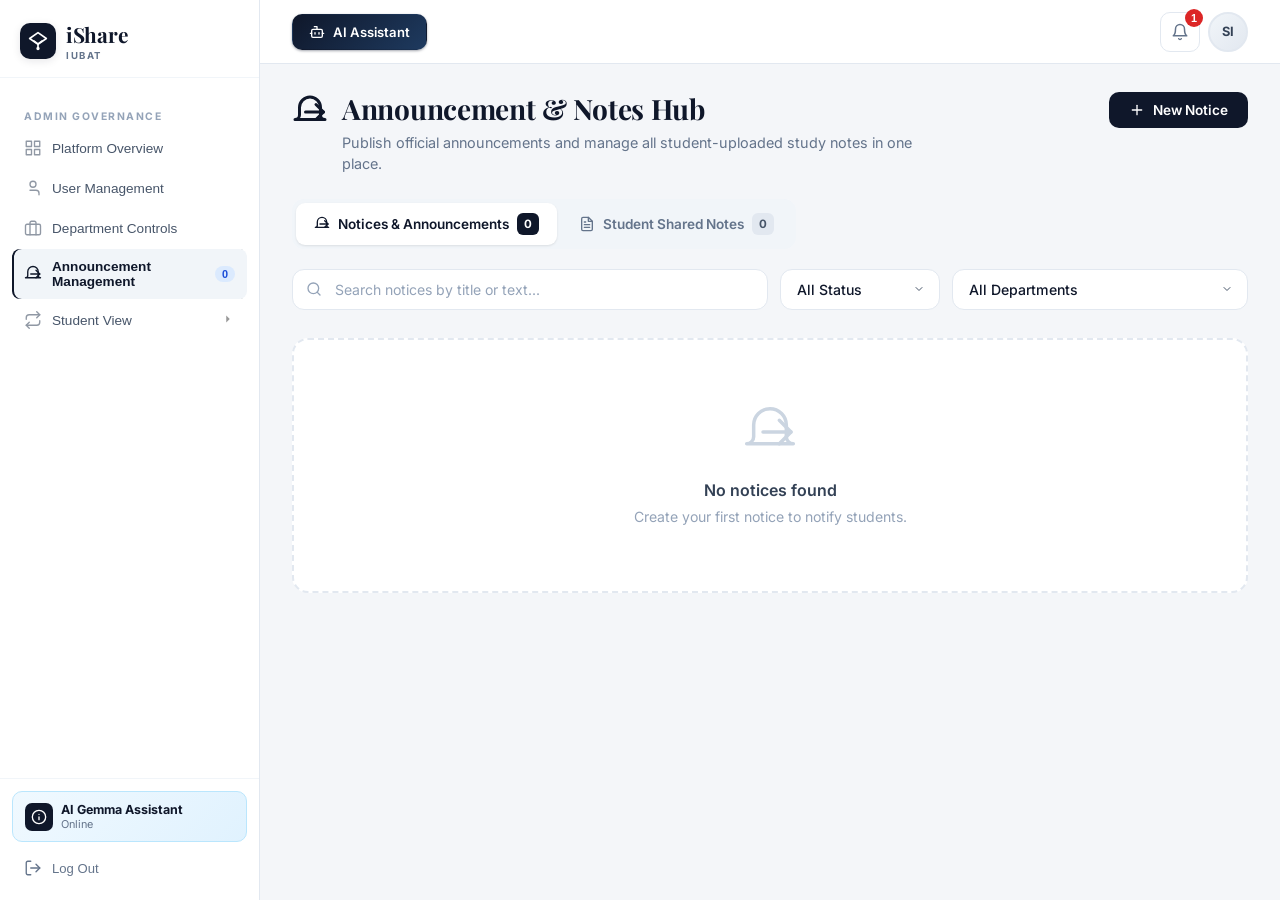
<file: announcement-management.html>
<!-- ============================================ -->
<!-- Announcement Management - iShare IUBAT         -->
<!-- অ্যানাউন্সমেন্ট ম্যানেজমেন্ট: নোটিশ ও নোট হাব     -->
<!-- ============================================ -->

<!DOCTYPE html>
<html lang="en">
<head>
    <!-- মেটা সেটিংস -->
    <meta charset="UTF-8">
    <meta name="viewport" content="width=device-width, initial-scale=1.0">
    <title>Announcement Management - iShare IUBAT</title>

    <!-- গুগল ফন্টস -->
    <link rel="preconnect" href="https://fonts.googleapis.com">
    <link rel="preconnect" href="https://fonts.gstatic.com" crossorigin>
    <link href="https://fonts.googleapis.com/css2?family=Inter:wght@300;400;500;600;700;800&family=Playfair+Display:wght@700&display=swap" rel="stylesheet">

    <!-- অ্যাডমিন ড্যাশবোর্ড CSS ও অ্যানাউন্সমেন্ট ম্যানেজমেন্ট CSS -->
    <link rel="stylesheet" href="admin-dashboard.css">
    <link rel="stylesheet" href="announcement-management.css">
</head>
<body>
    <div class="dashboard-wrapper">
        <!-- ==================== সাইডবার ==================== -->
        <aside class="sidebar">
            <div class="sidebar-header">
                <div class="sidebar-logo">
                    <div class="sidebar-logo-icon">
                        <svg viewBox="0 0 24 24"><path d="M12 2L2 9l10 7 10-7-10-7z"/><path d="M7 12l5 3.5 5-3.5"/><path d="M12 16v4"/><circle cx="12" cy="21" r="1"/></svg>
                    </div>
                    <div>
                        <div class="sidebar-brand">iShare</div>
                        <div class="sidebar-badge">IUBAT</div>
                    </div>
                </div>
            </div>
            <nav class="sidebar-nav">
                <div class="nav-section-title">Admin Governance</div>
                <button class="nav-item" type="button" onclick="window.location.href='admin-dashboard.html'">
                    <span class="nav-icon"><svg viewBox="0 0 24 24"><rect x="3" y="3" width="7" height="7"/><rect x="14" y="3" width="7" height="7"/><rect x="14" y="14" width="7" height="7"/><rect x="3" y="14" width="7" height="7"/></svg></span>
                    Platform Overview
                </button>
                <button class="nav-item" type="button" onclick="window.location.href='user-management.html'">
                    <span class="nav-icon"><svg viewBox="0 0 24 24"><path d="M20 21v-2a4 4 0 0 0-4-4H8a4 4v2a4 4 0 0 0-4 4v2"/><circle cx="12" cy="7" r="4"/></svg></span>
                    User Management
                </button>
                <button class="nav-item" type="button" onclick="window.location.href='department-controls.html'">
                    <span class="nav-icon"><svg viewBox="0 0 24 24"><rect x="2" y="7" width="20" height="14" rx="2" ry="2"/><path d="M16 21V5a2 2 0 0 0-2-2h-4a2 2 0 0 0-2 2v16"/></svg></span>
                    Department Controls
                </button>
                <button class="nav-item active" type="button">
                    <span class="nav-icon"><svg viewBox="0 0 24 24"><path d="M22 17H2a3 3 0 0 0 3-3V9a7 7 0 0 1 14 0v5a3 3 0 0 0 3 3z"/><polyline points="16 17 21 12 16 7"/><line x1="21" y1="12" x2="9" y2="12"/></svg></span>
                    Announcement Management
                    <span class="nav-badge" id="announcementNavBadge">0</span>
                </button>
                <button class="nav-item" type="button" onclick="window.location.href='student-view.html'">
                    <span class="nav-icon"><svg viewBox="0 0 24 24"><polyline points="17 1 21 5 17 9"/><path d="M3 11V9a4 4 0 0 1 4-4h14"/><polyline points="7 23 3 19 7 15"/><path d="M21 13v2a4 4 0 0 1-4 4H3"/></svg></span>
                    Student View
                    <span class="nav-arrow"><svg viewBox="0 0 24 24"><polyline points="9 18 15 12 9 6"/></svg></span>
                </button>
            </nav>
            <div class="sidebar-footer">
                <div class="sidebar-ai">
                    <div class="sidebar-ai-icon">
                        <svg viewBox="0 0 24 24"><circle cx="12" cy="12" r="10"/><path d="M12 16v-4"/><path d="M12 8h.01"/></svg>
                    </div>
                    <div>
                        <div class="sidebar-ai-text">AI Gemma Assistant</div>
                        <div class="sidebar-ai-sub">Online</div>
                    </div>
                </div>
                <button class="sidebar-bottom-item" type="button" onclick="window.location.href='index.html'">
                    <svg viewBox="0 0 24 24"><path d="M9 21H5a2 2 0 0 1-2-2V5a2 2 0 0 1 2-2h4"/><polyline points="16 17 21 12 16 7"/><line x1="21" y1="12" x2="9" y2="12"/></svg>
                    Log Out
                </button>
            </div>
        </aside>
        <div class="mobile-sidebar-overlay" id="mobileSidebarOverlay"></div>

        <!-- ==================== মেইন কনটেন্ট ==================== -->
        <main class="main-content">
            <header class="topbar">
                <div class="topbar-left">
                    <button class="topbar-btn primary" type="button">
                        <svg viewBox="0 0 24 24" fill="none" stroke="currentColor" stroke-width="2" stroke-linecap="round" stroke-linejoin="round"><path d="M12 8V4H8"/><rect width="16" height="12" x="4" y="8" rx="2"/><path d="M2 14h2"/><path d="M20 14h2"/><path d="M15 13v2"/><path d="M9 13v2"/></svg>
                        AI Assistant
                    </button>
                </div>
                <div class="topbar-actions">
                    <button class="mobile-menu-btn" id="mobileMenuBtn" type="button" aria-label="Menu">
                        <svg viewBox="0 0 24 24" fill="none" stroke="currentColor" stroke-width="2" stroke-linecap="round" stroke-linejoin="round"><line x1="3" y1="12" x2="21" y2="12"/><line x1="3" y1="6" x2="21" y2="6"/><line x1="3" y1="18" x2="21" y2="18"/></svg>
                    </button>
                    <div class="notification-wrapper" id="notificationWrapper">
                        <button class="topbar-icon-btn" id="notificationBtn" title="Notifications" type="button">
                            <svg viewBox="0 0 24 24" fill="none" stroke="currentColor" stroke-width="2" stroke-linecap="round" stroke-linejoin="round"><path d="M6 8a6 6 0 0 1 12 0c0 7 3 9 3 9H3s3-2 3-9"/><path d="M10.3 21a1.94 1.94 0 0 0 3.4 0"/></svg>
                            <span class="topbar-badge" id="notificationBadge" style="display:none;">0</span>
                        </button>
                        <div class="notification-dropdown" id="notificationDropdown">
                            <div class="notification-header">
                                <h3>Notifications</h3>
                                <div class="notification-header-actions">
                                    <button class="mark-all-read" id="markAllRead" type="button">Mark all as read</button>
                                    <button class="delete-all" id="deleteAllNotifications" type="button">Delete all</button>
                                </div>
                            </div>
                            <div class="notification-list" id="notificationList">
                                <div class="notification-empty">No notifications yet.</div>
                            </div>
                        </div>
                    </div>
                    <div class="topbar-avatar" title="User Menu">SI</div>
                </div>
            </header>

            <!-- ==================== কনটেন্ট ==================== -->
            <div class="content-area">
                <!-- হাব হেডার: নোটিশ হাব টাইটেল, নোট বাটন -->
                <div class="hub-header">
                    <div class="hub-header-left">
                        <svg class="hub-header-icon" viewBox="0 0 24 24" fill="none" stroke="currentColor" stroke-width="2" stroke-linecap="round" stroke-linejoin="round"><path d="M22 17H2a3 3 0 0 0 3-3V9a7 7 0 0 1 14 0v5a3 3 0 0 0 3 3z"/><polyline points="16 17 21 12 16 7"/><line x1="21" y1="12" x2="9" y2="12"/></svg>
                        <div>
                            <h1 class="hub-title">Announcement & Notes Hub</h1>
                            <p class="hub-subtitle">Publish official announcements and manage all student-uploaded study notes in one place.</p>
                        </div>
                    </div>
                    <button class="hub-new-btn" type="button" id="newNoticeBtn" onclick="openAnnouncementModal()">
                        <svg viewBox="0 0 24 24" fill="none" stroke="currentColor" stroke-width="2" stroke-linecap="round" stroke-linejoin="round"><line x1="12" y1="5" x2="12" y2="19"/><line x1="5" y1="12" x2="19" y2="12"/></svg>
                        New Notice
                    </button>
                </div>

                <!-- ট্যাব: Notices & Announcements / Student Shared Notes -->
                <div class="hub-tabs">
                    <button class="hub-tab active" type="button" data-tab="announcements" onclick="switchTab('announcements')">
                        <svg viewBox="0 0 24 24" fill="none" stroke="currentColor" stroke-width="2" stroke-linecap="round" stroke-linejoin="round"><path d="M22 17H2a3 3 0 0 0 3-3V9a7 7 0 0 1 14 0v5a3 3 0 0 0 3 3z"/><polyline points="16 17 21 12 16 7"/><line x1="21" y1="12" x2="9" y2="12"/></svg>
                        Notices & Announcements
                        <span class="hub-tab-count" id="announcementTabCount">0</span>
                    </button>
                    <button class="hub-tab" type="button" data-tab="notes" onclick="switchTab('notes')">
                        <svg viewBox="0 0 24 24" fill="none" stroke="currentColor" stroke-width="2" stroke-linecap="round" stroke-linejoin="round"><path d="M14 2H6a2 2 0 0 0-2 2v16a2 2 0 0 0 2 2h12a2 2 0 0 0 2-2V8z"/><polyline points="14 2 14 8 20 8"/><line x1="16" y1="13" x2="8" y2="13"/><line x1="16" y1="17" x2="8" y2="17"/><polyline points="10 9 9 9 8 9"/></svg>
                        Student Shared Notes
                        <span class="hub-tab-count" id="notesTabCount">0</span>
                    </button>
                </div>

                <!-- অ্যানাউন্সমেন্ট টুলবার -->
                <div class="hub-toolbar" id="announcementToolbar">
                    <div class="hub-search-box">
                        <svg viewBox="0 0 24 24"><circle cx="11" cy="11" r="8"/><line x1="21" y1="21" x2="16.65" y2="16.65"/></svg>
                        <input type="text" id="announcementSearch" placeholder="Search notices by title or text..." oninput="renderAnnouncements()">
                    </div>
                    <select class="hub-filter-select" id="announcementStatusFilter" onchange="renderAnnouncements()">
                        <option value="all">All Status</option>
                        <option value="published">Published</option>
                        <option value="draft">Draft</option>
                    </select>
                    <select class="hub-filter-select" id="announcementDeptFilter" onchange="renderAnnouncements()">
                        <option value="all">All Departments</option>
                        <option value="All Students">All Students</option>
                        <option value="Computer Science & Engineering">Computer Science & Engineering</option>
                        <option value="Electrical & Electronic Engineering">Electrical & Electronic Engineering</option>
                        <option value="Business Administration">Business Administration</option>
                        <option value="Civil Engineering">Civil Engineering</option>
                        <option value="Mechanical Engineering">Mechanical Engineering</option>
                        <option value="Nursing">Nursing</option>
                        <option value="Tourism & Hospitality Management">Tourism & Hospitality Management</option>
                        <option value="Economics">Economics</option>
                        <option value="English">English</option>
                        <option value="Agriculture">Agriculture</option>
                    </select>
                </div>

                <!-- অ্যানাউন্সমেন্ট লিস্ট প্যানেল -->
                <div class="hub-panel" id="announcementsPanel">
                    <div class="announcement-list" id="announcementList"></div>
                </div>

                <!-- নোট টেবিল প্যানেল -->
                <div class="hub-panel hidden" id="notesPanel">
                    <div class="notes-toolbar">
                        <div class="hub-search-box">
                            <svg viewBox="0 0 24 24"><circle cx="11" cy="11" r="8"/><line x1="21" y1="21" x2="16.65" y2="16.65"/></svg>
                            <input type="text" id="notesSearch" placeholder="Search notes by title, course code (e.g. CSE321), author..." oninput="renderNotes()">
                        </div>
                        <select class="hub-filter-select" id="notesDeptFilter" onchange="renderNotes()">
                            <option value="all">All Departments</option>
                            <option value="Computer Science & Engineering">Computer Science & Engineering</option>
                            <option value="Electrical & Electronic Engineering">Electrical & Electronic Engineering</option>
                            <option value="Business Administration">Business Administration</option>
                            <option value="Civil Engineering">Civil Engineering</option>
                            <option value="Mechanical Engineering">Mechanical Engineering</option>
                            <option value="Nursing">Nursing</option>
                            <option value="Tourism & Hospitality Management">Tourism & Hospitality Management</option>
                            <option value="Economics">Economics</option>
                            <option value="English">English</option>
                            <option value="Agriculture">Agriculture</option>
                        </select>
                    </div>
                    <div class="notes-table-wrapper">
                        <table class="notes-table">
                            <thead>
                                <tr>
                                    <th>Note / Document</th>
                                    <th>Course</th>
                                    <th>Uploaded By</th>
                                    <th>Stats</th>
                                    <th>Actions</th>
                                </tr>
                            </thead>
                            <tbody id="notesTableBody"></tbody>
                        </table>
                        <div class="notes-empty" id="notesEmpty">
                            <svg viewBox="0 0 24 24" fill="none" stroke="currentColor" stroke-width="1.5" stroke-linecap="round" stroke-linejoin="round"><path d="M14 2H6a2 2 0 0 0-2 2v16a2 2 0 0 0 2 2h12a2 2 0 0 0 2-2V8z"/><polyline points="14 2 14 8 20 8"/></svg>
                            <div class="notes-empty-title">No notes found</div>
                            <div class="notes-empty-desc">Student-shared study notes will appear here once uploaded.</div>
                        </div>
                    </div>
                </div>
            </div>
        </main>
    </div>

    <!-- ==================== অ্যানাউন্সমেন্ট মোডাল ==================== -->
    <div class="announcement-modal-overlay" id="announcementModal">
        <div class="announcement-modal-card">
            <div class="announcement-modal-header-bar">
                <h3 class="announcement-modal-title" id="announcementModalTitle">Post New Notice</h3>
                <button class="announcement-modal-close" onclick="closeAnnouncementModal()" type="button">
                    <svg viewBox="0 0 24 24"><line x1="18" y1="6" x2="6" y2="18"/><polyline points="6 6 18 18"/></svg>
                </button>
            </div>
            <form class="announcement-form" id="announcementForm" onsubmit="event.preventDefault(); saveAnnouncement();">
                <input type="hidden" id="announcementId">
                <div class="announcement-form-group">
                    <label class="announcement-form-label" for="announcementTitle">Title <span class="required-star">*</span></label>
                    <input type="text" class="announcement-form-input" id="announcementTitle" placeholder="e.g., Note Guidelines or Exam Announcement..." required>
                </div>
                <div class="announcement-form-group">
                    <label class="announcement-form-label" for="announcementAudience">Target Audience</label>
                    <select class="announcement-form-select" id="announcementAudience" required>
                        <option value="All Students">All Students</option>
                        <option value="Computer Science & Engineering">Computer Science & Engineering</option>
                        <option value="Electrical & Electronic Engineering">Electrical & Electronic Engineering</option>
                        <option value="Business Administration">Business Administration</option>
                        <option value="Civil Engineering">Civil Engineering</option>
                        <option value="Mechanical Engineering">Mechanical Engineering</option>
                        <option value="Nursing">Nursing</option>
                        <option value="Tourism & Hospitality Management">Tourism & Hospitality Management</option>
                        <option value="Economics">Economics</option>
                        <option value="English">English</option>
                        <option value="Agriculture">Agriculture</option>
                    </select>
                </div>
                <div class="announcement-form-group">
                    <label class="announcement-form-label" for="announcementBody">Notice Details / Message <span class="required-star">*</span></label>
                    <textarea class="announcement-form-textarea" id="announcementBody" placeholder="Type your message or instructions here..." required></textarea>
                </div>
                <div class="announcement-form-group announcement-pin-group">
                    <label class="announcement-pin-label">
                        <input type="checkbox" class="announcement-pin-checkbox" id="announcementPin">
                        <span class="announcement-pin-custom"></span>
                        <span class="announcement-pin-text">
                            <strong>Pin to Top of Student Feed</strong>
                            <span class="announcement-pin-desc">Shows prominently as a notice banner for students.</span>
                        </span>
                    </label>
                </div>
                <div class="announcement-form-actions">
                    <button class="announcement-btn announcement-btn-cancel" type="button" onclick="closeAnnouncementModal()">Cancel</button>
                    <button class="announcement-btn announcement-btn-primary" type="submit">
                        <svg viewBox="0 0 24 24" fill="none" stroke="currentColor" stroke-width="2" stroke-linecap="round" stroke-linejoin="round"><path d="M22 2L11 13"/><path d="M22 2L15 22 11 13 2 9z"/></svg>
                        Publish Notice
                    </button>
                </div>
            </form>
        </div>
    </div>

    <!-- ============================================ -->
    <!-- অ্যানাউন্সমেন্ট ম্যানেজমেন্ট JavaScript                  -->
    <!-- ============================================ -->
    <script>
        const STORAGE_KEY = 'ishare_announcements';
        const PINNED_KEY = 'ishare_announcements_pinned';
        const NOTES_KEY = 'ishare_notes';

        // localStorage থেকে অ্যানাউন্সমেন্ট লোড
        function getAnnouncements() {
            try { return JSON.parse(localStorage.getItem(STORAGE_KEY) || '[]'); } catch { return []; }
        }
        function saveAnnouncements(announcements) { localStorage.setItem(STORAGE_KEY, JSON.stringify(announcements)); }

        // পিনড অ্যানাউন্সমেন্ট IDs
        function getPinnedIds() { try { return JSON.parse(localStorage.getItem(PINNED_KEY) || '[]'); } catch { return []; } }
        function savePinnedIds(pinnedIds) { localStorage.setItem(PINNED_KEY, JSON.stringify(pinnedIds)); }

        // নোট লোড/সেভ
        function getNotes() { try { return JSON.parse(localStorage.getItem(NOTES_KEY) || '[]'); } catch { return []; } }
        function saveNotes(notes) { localStorage.setItem(NOTES_KEY, JSON.stringify(notes)); }

        // ID জেনারেট
        function generateId() { return 'ann_' + Date.now() + '_' + Math.random().toString(36).slice(2, 9); }
        function generateNoteId() { return 'note_' + Date.now() + '_' + Math.random().toString(36).slice(2, 9); }

        // টাইম ফরম্যাট
        function formatTime(timestamp) {
            const diff = Date.now() - timestamp;
            const minutes = Math.floor(diff / 60000);
            if (minutes < 1) return 'Just now';
            if (minutes < 60) return minutes + 'm ago';
            const hours = Math.floor(minutes / 60);
            if (hours < 24) return hours + 'h ago';
            const days = Math.floor(hours / 24);
            if (days < 7) return days + 'd ago';
            return new Date(timestamp).toLocaleDateString('en-US', { month: 'short', day: 'numeric', year: 'numeric' });
        }

        // অ্যানাউন্সমেন্ট মোডাল ওপেন
        function openAnnouncementModal(id = null) {
            const modal = document.getElementById('announcementModal');
            const titleEl = document.getElementById('announcementModalTitle');
            const form = document.getElementById('announcementForm');
            form.reset();
            document.getElementById('announcementId').value = '';
            document.getElementById('announcementPin').checked = false;

            if (id) {
                const announcements = getAnnouncements();
                const announcement = announcements.find(a => a.id === id);
                if (!announcement) return;
                titleEl.textContent = 'Edit Notice';
                document.getElementById('announcementId').value = announcement.id;
                document.getElementById('announcementTitle').value = announcement.title;
                document.getElementById('announcementBody').value = announcement.body;
                document.getElementById('announcementAudience').value = announcement.audience;
                const pinnedIds = getPinnedIds();
                document.getElementById('announcementPin').checked = pinnedIds.includes(id);
            } else {
                titleEl.textContent = 'Post New Notice';
            }
            modal.classList.add('show');
            setTimeout(() => document.getElementById('announcementTitle').focus(), 100);
        }

        function closeAnnouncementModal() { document.getElementById('announcementModal').classList.remove('show'); }

        // অ্যানাউন্সমেন্ট সেভ
        function saveAnnouncement() {
            const id = document.getElementById('announcementId').value;
            const title = document.getElementById('announcementTitle').value.trim();
            const body = document.getElementById('announcementBody').value.trim();
            const audience = document.getElementById('announcementAudience').value;
            const pinChecked = document.getElementById('announcementPin').checked;
            if (!title || !body) { alert('Please fill in both title and notice details'); return; }

            let announcements = getAnnouncements();
            let newId = id;
            if (id) {
                const index = announcements.findIndex(a => a.id === id);
                if (index !== -1) {
                    announcements[index] = { ...announcements[index], title, body, audience, updatedAt: Date.now() };
                }
            } else {
                newId = generateId();
                announcements.unshift({ id: newId, title, body, audience, createdAt: Date.now(), updatedAt: Date.now() });
            }
            saveAnnouncements(announcements);

            let pinnedIds = getPinnedIds();
            if (pinChecked) { if (!pinnedIds.includes(newId)) { pinnedIds.unshift(newId); } }
            else { pinnedIds = pinnedIds.filter(pid => pid !== newId); }
            savePinnedIds(pinnedIds);

            closeAnnouncementModal();
            renderAnnouncements();
        }

        function deleteAnnouncement(id) {
            if (!confirm('Delete this notice permanently?')) return;
            let announcements = getAnnouncements();
            announcements = announcements.filter(a => a.id !== id);
            saveAnnouncements(announcements);
            renderAnnouncements();
        }

        function togglePin(id) {
            let pinnedIds = getPinnedIds();
            const index = pinnedIds.indexOf(id);
            if (index === -1) { pinnedIds.unshift(id); }
            else { pinnedIds.splice(index, 1); }
            savePinnedIds(pinnedIds);
            renderAnnouncements();
        }

        // সর্টেড অ্যানাউন্সমেন্ট (পিনড প্রথম)
        function getSortedAnnouncements() {
            const announcements = getAnnouncements();
            const pinnedIds = getPinnedIds();
            const pinned = [];
            const others = [];
            announcements.forEach(a => { if (pinnedIds.includes(a.id)) { pinned.push(a); } else { others.push(a); } });
            pinned.sort((a, b) => (b.updatedAt || b.createdAt) - (a.updatedAt || a.createdAt));
            others.sort((a, b) => (b.updatedAt || b.createdAt) - (a.updatedAt || a.createdAt));
            return [...pinned, ...others];
        }

        // অ্যানাউন্সমেন্ট রেন্ডার
        function renderAnnouncements() {
            const listEl = document.getElementById('announcementList');
            const search = document.getElementById('announcementSearch').value.trim().toLowerCase();
            const statusFilter = document.getElementById('announcementStatusFilter').value;
            const deptFilter = document.getElementById('announcementDeptFilter').value;
            let announcements = getSortedAnnouncements();
            const pinnedIds = getPinnedIds();
            if (search) { announcements = announcements.filter(a => a.title.toLowerCase().includes(search) || a.body.toLowerCase().includes(search)); }
            if (statusFilter !== 'all') { announcements = announcements.filter(a => (a.status || 'published') === statusFilter); }
            if (deptFilter !== 'all') { announcements = announcements.filter(a => a.audience === deptFilter); }

            const total = getAnnouncements().length;
            const badge = document.getElementById('announcementNavBadge');
            const tabCount = document.getElementById('announcementTabCount');
            if (badge) badge.textContent = total;
            if (tabCount) tabCount.textContent = total;

            if (announcements.length === 0) {
                listEl.innerHTML = `<div class="announcement-empty-state"><svg viewBox="0 0 24 24"><path d="M22 17H2a3 3 0 0 0 3-3V9a7 7 0 0 1 14 0v5a3 3 0 0 0 3 3z"/><polyline points="16 17 21 12 16 7"/><line x1="21" y1="12" x2="9" y2="12"/></svg><div class="announcement-empty-state-title">No notices found</div><div class="announcement-empty-state-desc">Create your first notice to notify students.</div></div>`;
                return;
            }

            listEl.innerHTML = announcements.map(a => {
                const isPinned = pinnedIds.includes(a.id);
                const timeLabel = formatTime(a.updatedAt || a.createdAt);
                const status = a.status || 'published';
                return `<div class="announcement-card ${isPinned ? 'pinned' : ''}">
                    <div class="announcement-card-header">
                        <div class="announcement-card-title-area">
                            <div class="announcement-card-title">${escapeHtml(a.title)}</div>
                            <div class="announcement-card-meta">
                                <span class="announcement-meta-tag"><svg class="meta-icon" viewBox="0 0 24 24" fill="none" stroke="currentColor" stroke-width="2" stroke-linecap="round" stroke-linejoin="round"><path d="M20 21v-2a4 4 0 0 0-4-4H8a4 4v2a4 4 0 0 0-4 4v2"/><circle cx="12" cy="7" r="4"/></svg> ${escapeHtml(a.audience)}</span>
                                <span class="announcement-meta-time">${timeLabel}</span>
                                ${isPinned ? '<span class="announcement-pinned-indicator"><svg viewBox="0 0 24 24"><path d="M12 2l3.09 6.26L22 9.27l-5 4.87 1.18 6.88L12 17.77l-6.18 3.25L7 14.14 2 9.27l6.91-1.01L12 2z"/></svg>Pinned to Top</span>' : ''}
                            </div>
                        </div>
                        <div class="announcement-card-actions">
                            <button class="announcement-icon-btn ${isPinned ? 'active' : ''}" type="button" title="${isPinned ? 'Unpin' : 'Pin to top'}" onclick="togglePin('${a.id}')"><svg viewBox="0 0 24 24"><path d="M12 2l3.09 6.26L22 9.27l-5 4.87 1.18 6.88L12 17.77l-6.18 3.25L7 14.14 2 9.27l6.91-1.01L12 2z"/></svg></button>
                            <button class="announcement-icon-btn" type="button" title="Edit" onclick="openAnnouncementModal('${a.id}')"><svg viewBox="0 0 24 24"><path d="M11 4H4a2 2 0 0 0-2 2v14a2 2 0 0 0 2 2h14a2 2 0 0 0 2-2v-7"/><path d="M18.5 2.5a2.121 2.121 0 0 1 3 3L12 15l-4 1 1-4 9.5-9.5z"/></svg></button>
                            <button class="announcement-icon-btn danger" type="button" title="Delete" onclick="deleteAnnouncement('${a.id}')"><svg viewBox="0 0 24 24"><polyline points="3 6 5 6 21 6"/><path d="M19 6v14a2 2 0 0 1-2 2H7a2 2 0 0 1-2-2V6m3 0V4a2 2 0 0 1 2-2h4a2 2 0 0 1 2 2v2"/></svg></button>
                        </div>
                    </div>
                    <div class="announcement-card-body">${escapeHtml(a.body)}</div>
                    <div class="announcement-card-footer">
                        <span class="announcement-status-badge ${status}"><span class="status-dot"></span>${status === 'published' ? 'Published' : 'Draft'}</span>
                    </div>
                </div>`;
            }).join('');
        }

        // নোট রেন্ডার (অ্যাডমিন ভিউ)
        function renderNotes() {
            const tbody = document.getElementById('notesTableBody');
            const emptyEl = document.getElementById('notesEmpty');
            const search = document.getElementById('notesSearch').value.trim().toLowerCase();
            const deptFilter = document.getElementById('notesDeptFilter').value;
            let notes = getNotes();
            if (search) { notes = notes.filter(n => n.title.toLowerCase().includes(search) || (n.course && n.course.toLowerCase().includes(search)) || (n.author && n.author.toLowerCase().includes(search))); }
            if (deptFilter !== 'all') { notes = notes.filter(n => n.department === deptFilter); }
            const total = getNotes().length;
            const tabCount = document.getElementById('notesTabCount');
            if (tabCount) tabCount.textContent = total;
            if (notes.length === 0) { tbody.innerHTML = ''; emptyEl.style.display = 'flex'; return; }
            emptyEl.style.display = 'none';
            tbody.innerHTML = notes.map(n => {
                const fileType = (n.fileType || 'pdf').toUpperCase();
                const fileIcon = getFileIcon(fileType);
                return `<tr class="notes-row">
                    <td><div class="note-document"><span class="note-file-badge ${fileType.toLowerCase()}">${fileIcon} ${fileType}</span><span class="note-file-name">${escapeHtml(n.title)}</span></div></td>
                    <td><div class="note-course-code">${escapeHtml(n.courseCode || '')}</div><div class="note-course-name">${escapeHtml(n.courseName || '')}</div></td>
                    <td><div class="note-uploader"><div class="note-uploader-avatar">${(n.author || 'U')[0].toUpperCase()}</div><div><div class="note-uploader-name">${escapeHtml(n.author || 'Unknown')}</div><div class="note-uploader-time">${formatTime(n.createdAt)}</div></div></div></td>
                    <td><div class="note-stats"><span class="note-stat"><svg viewBox="0 0 24 24" fill="none" stroke="currentColor" stroke-width="2" stroke-linecap="round" stroke-linejoin="round"><path d="M21 15v4a2 2 0 0 1-2 2H5a2 2 0 0 1-2-2v-4"/><polyline points="7 10 12 15 17 10"/><line x1="12" y1="15" x2="12" y2="3"/></svg> ${n.downloads || 0}</span><span class="note-stat"><svg viewBox="0 0 24 24" fill="none" stroke="currentColor" stroke-width="2" stroke-linecap="round" stroke-linejoin="round"><path d="M14 9V5a3 3 0 0 0-3-3l-4 9v11h11.28a2 2 0 0 0 2-1.7l1.38-9a2 2 0 0 0-2-2.3zM7 22H4a2 2 0 0 1-2-2v-7a2 2 0 0 1 2-2h3"/></svg> ${n.likes || 0}</span></div></td>
                    <td><div class="notes-actions"><button class="notes-icon-btn" type="button" title="View" onclick="viewNote('${n.id}')"><svg viewBox="0 0 24 24" fill="none" stroke="currentColor" stroke-width="2" stroke-linecap="round" stroke-linejoin="round"><path d="M1 12s4-8 11-8 11 8 11 8-4 8-11 8-11-8-11-8z"/><circle cx="12" cy="12" r="3"/></svg></button><button class="notes-icon-btn danger" type="button" title="Delete" onclick="deleteNote('${n.id}')"><svg viewBox="0 0 24 24" fill="none" stroke="currentColor" stroke-width="2" stroke-linecap="round" stroke-linejoin="round"><polyline points="3 6 5 6 21 6"/><path d="M19 6v14a2 2 0 0 1-2 2H7a2 2 0 0 1-2-2V6m3 0V4a2 2 0 0 1 2-2h4a2 2 0 0 1 2 2v2"/></svg></button></div></td>
                </tr>`;
            }).join('');
        }

        function getFileIcon(type) {
            const icons = { 'PDF': '<svg viewBox="0 0 24 24" fill="none" stroke="currentColor" stroke-width="2" stroke-linecap="round" stroke-linejoin="round" style="width:14px;height:14px;"><path d="M14 2H6a2 2 0 0 0-2 2v16a2 2 0 0 0 2 2h12a2 2 0 0 0 2-2V8z"/><polyline points="14 2 14 8 20 8"/></svg>', 'DOC': '<svg viewBox="0 0 24 24" fill="none" stroke="currentColor" stroke-width="2" stroke-linecap="round" stroke-linejoin="round" style="width:14px;height:14px;"><path d="M14 2H6a2 2 0 0 0-2 2v16a2 2 0 0 0 2 2h12a2 2 0 0 0 2-2V8z"/><polyline points="14 2 14 8 20 8"/><line x1="16" y1="13" x2="8" y2="13"/><line x1="16" y1="17" x2="8" y2="17"/></svg>', 'SLIDES': '<svg viewBox="0 0 24 24" fill="none" stroke="currentColor" stroke-width="2" stroke-linecap="round" stroke-linejoin="round" style="width:14px;height:14px;"><rect x="2" y="3" width="20" height="14" rx="2" ry="2"/><line x1="8" y1="21" x2="16" y2="21"/><line x1="12" y1="17" x2="12" y2="21"/></svg>', 'CODE': '<svg viewBox="0 0 24 24" fill="none" stroke="currentColor" stroke-width="2" stroke-linecap="round" stroke-linejoin="round" style="width:14px;height:14px;"><polyline points="16 18 22 12 16 6"/><polyline points="8 6 2 12 8 18"/></svg>' };
            return icons[type] || icons['PDF'];
        }

        function viewNote(id) {
            const notes = getNotes();
            const note = notes.find(n => n.id === id);
            if (!note) return;
            if (note.url) { window.open(note.url, '_blank'); }
            else { alert('Note URL not available.'); }
        }

        function deleteNote(id) {
            if (!confirm('Delete this note permanently?')) return;
            let notes = getNotes();
            notes = notes.filter(n => n.id !== id);
            saveNotes(notes);
            renderNotes();
        }

        // ট্যাব স্যুইচ: announcements / notes
        function switchTab(tab) {
            document.querySelectorAll('.hub-tab').forEach(t => t.classList.remove('active'));
            document.querySelector(`.hub-tab[data-tab="${tab}"]`).classList.add('active');
            if (tab === 'announcements') {
                document.getElementById('announcementsPanel').classList.remove('hidden');
                document.getElementById('notesPanel').classList.add('hidden');
                document.getElementById('announcementToolbar').style.display = 'flex';
                document.getElementById('newNoticeBtn').style.display = 'inline-flex';
                renderAnnouncements();
            } else {
                document.getElementById('announcementsPanel').classList.add('hidden');
                document.getElementById('notesPanel').classList.remove('hidden');
                document.getElementById('announcementToolbar').style.display = 'none';
                document.getElementById('newNoticeBtn').style.display = 'none';
                renderNotes();
            }
        }

        function escapeHtml(text) {
            const div = document.createElement('div');
            div.textContent = text;
            return div.innerHTML;
        }

        // মোডাল ওভারলে ক্লিক/ESC ক্লোজ
        document.getElementById('announcementModal').addEventListener('click', function(e) { if (e.target === this) closeAnnouncementModal(); });
        document.addEventListener('keydown', function(e) { if (e.key === 'Escape') closeAnnouncementModal(); });

        // ডমContentLoaded
        document.addEventListener('DOMContentLoaded', function() {
            renderAnnouncements();
            renderNotes();
            initNotifications();
        });

        // ==================== নোটিফিকেশন সিস্টেম ====================
        (function() {
            const STORAGE_KEY = 'ishare_notifications';
            const notificationBtn = document.getElementById('notificationBtn');
            const notificationBadge = document.getElementById('notificationBadge');
            const notificationDropdown = document.getElementById('notificationDropdown');
            const notificationList = document.getElementById('notificationList');
            const markAllReadBtn = document.getElementById('markAllRead');
            const deleteAllBtn = document.getElementById('deleteAllNotifications');
            const notificationWrapper = document.getElementById('notificationWrapper');

            function getNotifications() { try { return JSON.parse(localStorage.getItem(STORAGE_KEY) || '[]'); } catch { return []; } }
            function saveNotifications(notifications) { localStorage.setItem(STORAGE_KEY, JSON.stringify(notifications)); }

            function generateDemoNotifications() {
                const accounts = JSON.parse(localStorage.getItem('ishare_accounts') || '[]');
                const notifications = [];
                const now = Date.now();
                accounts.slice(0, 3).forEach((acc, index) => {
                    notifications.push({ id: 'user-' + acc.id + '-' + index, title: 'New user registered', message: `${acc.fullname} (${acc.email || 'no email'}) joined as ${acc.accountType || 'Student'}.`, type: 'user', time: now - 1000 * 60 * (10 + index * 5), read: false });
                });
                if (notifications.length === 0) {
                    notifications.push({ id: 'system-1', title: 'No new registrations yet', message: 'When a new user registers, their details will appear here automatically.', type: 'system', time: now - 1000 * 60 * 30, read: false });
                }
                return notifications;
            }

            function ensureNotifications() { let notifications = getNotifications(); if (notifications.length === 0) { notifications = generateDemoNotifications(); saveNotifications(notifications); } return notifications; }
            function getUnreadCount(notifications) { return notifications.filter(n => !n.read).length; }
            function updateBadge() {
                const notifications = getNotifications();
                const unreadCount = getUnreadCount(notifications);
                if (unreadCount > 0) { notificationBadge.textContent = unreadCount > 99 ? '99+' : unreadCount; notificationBadge.style.display = 'inline-flex'; }
                else { notificationBadge.style.display = 'none'; }
            }
            function formatTime(timestamp) {
                const diff = Date.now() - timestamp;
                const minutes = Math.floor(diff / 60000);
                if (minutes < 1) return 'Just now';
                if (minutes < 60) return minutes + 'm ago';
                const hours = Math.floor(minutes / 60);
                if (hours < 24) return hours + 'h ago';
                const days = Math.floor(hours / 24);
                return days + 'd ago';
            }
            function renderNotifications() {
                const notifications = getNotifications();
                if (notifications.length === 0) { notificationList.innerHTML = '<div class="notification-empty">No notifications yet.</div>'; return; }
                notificationList.innerHTML = notifications.slice(0, 20).map(n => {
                    const iconMap = { system: '⚙', user: '👤', alert: '⚠', info: 'ℹ' };
                    const icon = iconMap[n.type] || '🔔';
                    return `<div class="notification-item ${n.read ? '' : 'unread'}" data-id="${n.id}"><div class="notification-icon ${n.type}">${icon}</div><div class="notification-body"><div class="notification-title">${n.title}</div><div class="notification-message">${n.message}</div><div class="notification-time">${formatTime(n.time)}</div></div><button class="notification-delete" data-id="${n.id}" title="Delete notification" type="button"><svg viewBox="0 0 24 24" fill="none" stroke="currentColor" stroke-width="2" stroke-linecap="round" stroke-linejoin="round"><polyline points="3 6 5 6 21 6"/><path d="M19 6v14a2 2 0 0 1-2 2H7a2 2 0 0 1-2-2V6m3 0V4a2 2 0 0 1 2-2h4a2 2 0 0 1 2 2v2"/></svg></button></div>`;
                }).join('');
                notificationList.querySelectorAll('.notification-item').forEach(item => {
                    item.addEventListener('click', function(e) {
                        if (e.target.closest('.notification-delete')) return;
                        const id = this.getAttribute('data-id');
                        const notifications = getNotifications();
                        const target = notifications.find(n => n.id === id);
                        if (target && !target.read) { target.read = true; saveNotifications(notifications); updateBadge(); this.classList.remove('unread'); }
                    });
                });
                notificationList.querySelectorAll('.notification-delete').forEach(btn => {
                    btn.addEventListener('click', function(e) { e.stopPropagation(); const id = this.getAttribute('data-id'); deleteNotification(id); });
                });
            }
            function deleteNotification(id) { let notifications = getNotifications(); notifications = notifications.filter(n => n.id !== id); saveNotifications(notifications); updateBadge(); renderNotifications(); }
            function deleteAllNotifications() { saveNotifications([]); updateBadge(); renderNotifications(); }
            function toggleDropdown(e) { e.stopPropagation(); const isShown = notificationDropdown.classList.contains('show'); if (isShown) { notificationDropdown.classList.remove('show'); } else { renderNotifications(); notificationDropdown.classList.add('show'); } }
            function closeDropdown() { notificationDropdown.classList.remove('show'); }
            function markAllAsRead() { const notifications = getNotifications(); let changed = false; notifications.forEach(n => { if (!n.read) { n.read = true; changed = true; } }); if (changed) { saveNotifications(notifications); updateBadge(); renderNotifications(); } }

            if (notificationBtn) notificationBtn.addEventListener('click', toggleDropdown);
            if (markAllReadBtn) markAllReadBtn.addEventListener('click', function(e) { e.stopPropagation(); markAllAsRead(); });
            if (deleteAllBtn) deleteAllBtn.addEventListener('click', function(e) { e.stopPropagation(); if (confirm('Delete all notifications? This cannot be undone.')) { deleteAllNotifications(); } });
            document.addEventListener('click', function(e) { if (!notificationWrapper.contains(e.target)) { closeDropdown(); } });
            ensureNotifications();
            updateBadge();

            // মোবাইল সাইডবার
            (function() {
                const mobileMenuBtn = document.getElementById('mobileMenuBtn');
                const sidebar = document.querySelector('.sidebar');
                const overlay = document.getElementById('mobileSidebarOverlay');
                function closeMobileSidebar() { if (sidebar) sidebar.classList.remove('open'); if (overlay) overlay.classList.remove('show'); document.body.style.overflow = ''; }
                if (mobileMenuBtn) { mobileMenuBtn.addEventListener('click', function() { if (sidebar && sidebar.classList.contains('open')) { closeMobileSidebar(); } else { if (sidebar) sidebar.classList.add('open'); if (overlay) overlay.classList.add('show'); document.body.style.overflow = 'hidden'; } }); }
                if (overlay) { overlay.addEventListener('click', closeMobileSidebar); }
                document.querySelectorAll('.sidebar-nav .nav-item, .sidebar-bottom-item').forEach(function(item) { item.addEventListener('click', function() { if (window.innerWidth <= 768) { closeMobileSidebar(); } }); });
            })();
        })();
    </script>
    <script src="ai-assistant.js"></script>
</body>
</html>
</file>
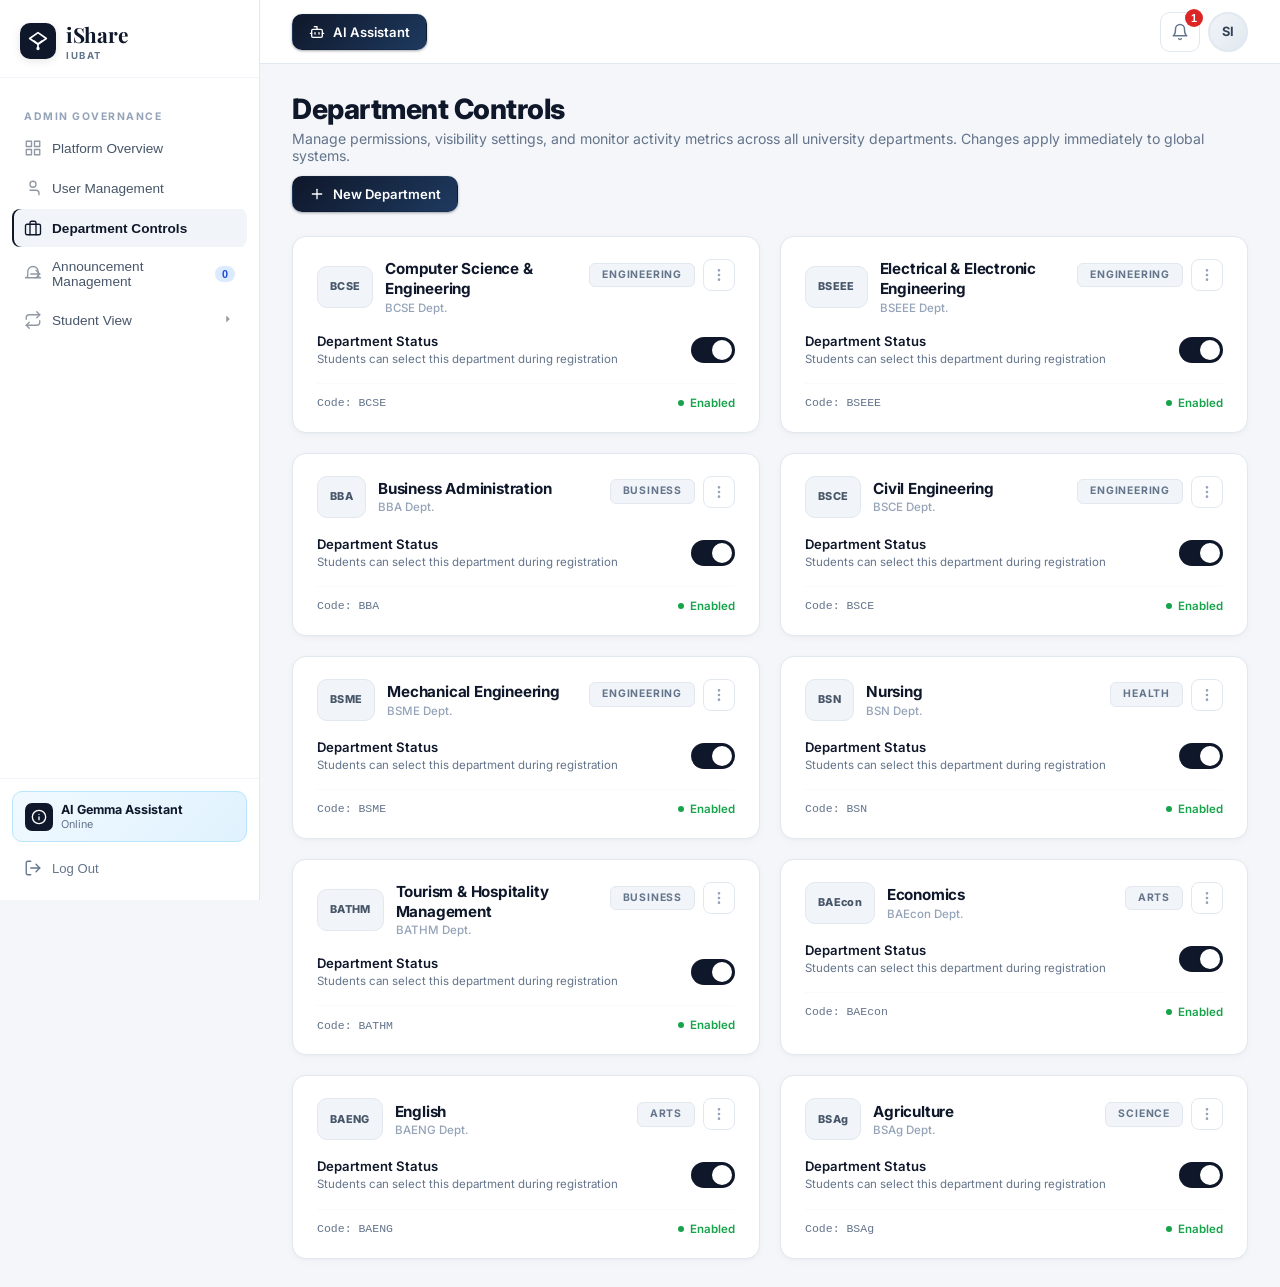
<file: department-controls.html>
<!-- ============================================ -->
<!-- Department Controls - iShare IUBAT             -->
<!-- ডিপার্টমেন্ট কন্ট্রোল: অনুমতি, ভিজিবিলিটি, মট্রিক -->
<!-- ============================================ -->

<!DOCTYPE html>
<html lang="en">
<head>
    <!-- মেটা সেটিংস -->
    <meta charset="UTF-8">
    <meta name="viewport" content="width=device-width, initial-scale=1.0">
    <title>Department Controls - iShare IUBAT</title>

    <!-- গুগল ফন্টস -->
    <link rel="preconnect" href="https://fonts.googleapis.com">
    <link rel="preconnect" href="https://fonts.gstatic.com" crossorigin>
    <link href="https://fonts.googleapis.com/css2?family=Inter:wght@300;400;500;600;700;800&family=Playfair+Display:wght@700&display=swap" rel="stylesheet">

    <!-- অ্যাডমিন ড্যাশবোর্ড CSS ও ডিপার্টমেন্ট কন্ট্রোল CSS -->
    <link rel="stylesheet" href="admin-dashboard.css">
    <link rel="stylesheet" href="department-controls.css">
</head>
<body>
    <div class="dashboard-wrapper">
        <!-- ==================== সাইডবার ==================== -->
        <aside class="sidebar">
            <div class="sidebar-header">
                <div class="sidebar-logo">
                    <div class="sidebar-logo-icon">
                        <svg viewBox="0 0 24 24"><path d="M12 2L2 9l10 7 10-7-10-7z"/><path d="M7 12l5 3.5 5-3.5"/><path d="M12 16v4"/><circle cx="12" cy="21" r="1"/></svg>
                    </div>
                    <div>
                        <div class="sidebar-brand">iShare</div>
                        <div class="sidebar-badge">IUBAT</div>
                    </div>
                </div>
            </div>
            <nav class="sidebar-nav">
                <div class="nav-section-title">Admin Governance</div>
                <button class="nav-item" type="button" onclick="window.location.href='admin-dashboard.html'">
                    <span class="nav-icon"><svg viewBox="0 0 24 24"><rect x="3" y="3" width="7" height="7"/><rect x="14" y="3" width="7" height="7"/><rect x="14" y="14" width="7" height="7"/><rect x="3" y="14" width="7" height="7"/></svg></span>
                    Platform Overview
                </button>
                <button class="nav-item" type="button" onclick="window.location.href='user-management.html'">
                    <span class="nav-icon"><svg viewBox="0 0 24 24"><path d="M20 21v-2a4 4 0 0 0-4-4H8a4 4v2a4 4 0 0 0-4 4v2"/><circle cx="12" cy="7" r="4"/></svg></span>
                    User Management
                </button>
                <button class="nav-item active" type="button" onclick="window.location.href='department-controls.html'">
                    <span class="nav-icon"><svg viewBox="0 0 24 24"><rect x="2" y="7" width="20" height="14" rx="2" ry="2"/><path d="M16 21V5a2 2 0 0 0-2-2h-4a2 2 0 0 0-2 2v16"/></svg></span>
                    Department Controls
                </button>
                <button class="nav-item" type="button" onclick="window.location.href='announcement-management.html'">
                    <span class="nav-icon"><svg viewBox="0 0 24 24"><path d="M22 17H2a3 3 0 0 0 3-3V9a7 7 0 0 1 14 0v5a3 3 0 0 0 3 3z"/><polyline points="16 17 21 12 16 7"/><line x1="21" y1="12" x2="9" y2="12"/></svg></span>
                    Announcement Management
                    <span class="nav-badge">0</span>
                </button>
                <button class="nav-item" type="button" onclick="window.location.href='student-view.html'">
                    <span class="nav-icon"><svg viewBox="0 0 24 24"><polyline points="17 1 21 5 17 9"/><path d="M3 11V9a4 4 0 0 1 4-4h14"/><polyline points="7 23 3 19 7 15"/><path d="M21 13v2a4 4 0 0 1-4 4H3"/></svg></span>
                    Student View
                    <span class="nav-arrow"><svg viewBox="0 0 24 24"><polyline points="9 18 15 12 9 6"/></svg></span>
                </button>
            </nav>
            <div class="sidebar-footer">
                <div class="sidebar-ai">
                    <div class="sidebar-ai-icon">
                        <svg viewBox="0 0 24 24"><circle cx="12" cy="12" r="10"/><path d="M12 16v-4"/><path d="M12 8h.01"/></svg>
                    </div>
                    <div>
                        <div class="sidebar-ai-text">AI Gemma Assistant</div>
                        <div class="sidebar-ai-sub">Online</div>
                    </div>
                </div>
                <button class="sidebar-bottom-item" type="button" onclick="window.location.href='index.html'">
                    <svg viewBox="0 0 24 24"><path d="M9 21H5a2 2 0 0 1-2-2V5a2 2 0 0 1 2-2h4"/><polyline points="16 17 21 12 16 7"/><line x1="21" y1="12" x2="9" y2="12"/></svg>
                    Log Out
                </button>
            </div>
        </aside>
        <div class="mobile-sidebar-overlay" id="mobileSidebarOverlay"></div>

        <!-- ==================== মেইন কনটেন্ট ==================== -->
        <main class="main-content">
            <header class="topbar">
                <div class="topbar-left">
                    <button class="topbar-btn primary" type="button">
                        <svg viewBox="0 0 24 24" fill="none" stroke="currentColor" stroke-width="2" stroke-linecap="round" stroke-linejoin="round"><path d="M12 8V4H8"/><rect width="16" height="12" x="4" y="8" rx="2"/><path d="M2 14h2"/><path d="M20 14h2"/><path d="M15 13v2"/><path d="M9 13v2"/></svg>
                        AI Assistant
                    </button>
                </div>
                <div class="topbar-actions">
                    <button class="mobile-menu-btn" id="mobileMenuBtn" type="button" aria-label="Menu">
                        <svg viewBox="0 0 24 24" fill="none" stroke="currentColor" stroke-width="2" stroke-linecap="round" stroke-linejoin="round"><line x1="3" y1="12" x2="21" y2="12"/><line x1="3" y1="6" x2="21" y2="6"/><line x1="3" y1="18" x2="21" y2="18"/></svg>
                    </button>
                    <div class="notification-wrapper" id="notificationWrapper">
                        <button class="topbar-icon-btn" id="notificationBtn" title="Notifications" type="button">
                            <svg viewBox="0 0 24 24" fill="none" stroke="currentColor" stroke-width="2" stroke-linecap="round" stroke-linejoin="round"><path d="M6 8a6 6 0 0 1 12 0c0 7 3 9 3 9H3s3-2 3-9"/><path d="M10.3 21a1.94 1.94 0 0 0 3.4 0"/></svg>
                            <span class="topbar-badge" id="notificationBadge" style="display:none;">0</span>
                        </button>
                        <div class="notification-dropdown" id="notificationDropdown">
                            <div class="notification-header">
                                <h3>Notifications</h3>
                                <div class="notification-header-actions">
                                    <button class="mark-all-read" id="markAllRead">Mark all as read</button>
                                    <button class="delete-all" id="deleteAllNotifications">Delete all</button>
                                </div>
                            </div>
                            <div class="notification-list" id="notificationList">
                                <div class="notification-empty">No notifications yet.</div>
                            </div>
                        </div>
                    </div>
                    <div class="topbar-avatar" title="User Menu">SI</div>
                </div>
            </header>

            <!-- ==================== কনটেন্ট ==================== -->
            <div class="content-area">
                <div class="page-header">
                    <div style="display:flex;align-items:center;justify-content:space-between;flex-wrap:wrap;gap:12px;">
                        <div>
                            <h1 class="page-title">Department Controls</h1>
                            <p class="page-subtitle">Manage permissions, visibility settings, and monitor activity metrics across all university departments. Changes apply immediately to global systems.</p>
                        </div>
                        <div style="display:flex;gap:10px;flex-shrink:0;">
                            <button class="topbar-btn primary" type="button" onclick="openNewDeptModal()">
                                <svg viewBox="0 0 24 24" fill="none" stroke="currentColor" stroke-width="2" stroke-linecap="round" stroke-linejoin="round"><line x1="12" y1="5" x2="12" y2="19"/><line x1="5" y1="12" x2="19" y2="12"/></svg>
                                New Department
                            </button>
                        </div>
                    </div>
                </div>
                <div class="dept-grid" id="deptGrid"></div>
            </div>
        </main>
    </div>

    <!-- ==================== নতুন ডিপার্টমেন্ট মোডাল ==================== -->
    <div class="modal-overlay" id="newDeptModal">
        <div class="modal-card">
            <div class="modal-header">
                <h3 class="modal-title">Add New Department</h3>
                <button class="modal-close" onclick="closeNewDeptModal()" type="button">
                    <svg viewBox="0 0 24 24" fill="none" stroke="currentColor" stroke-width="2" stroke-linecap="round" stroke-linejoin="round"><line x1="18" y1="6" x2="6" y2="18"/><line x1="6" y1="6" x2="18" y2="18"/></svg>
                </button>
            </div>
            <div class="modal-body">
                <div class="form-group">
                    <label class="form-label">Department Code</label>
                    <input type="text" class="form-input" id="newDeptCode" placeholder="e.g. CSE" maxlength="10">
                </div>
                <div class="form-group">
                    <label class="form-label">Department Name</label>
                    <input type="text" class="form-input" id="newDeptName" placeholder="e.g. Computer Science & Engineering">
                </div>
                <div class="form-group">
                    <label class="form-label">Department Type</label>
                    <select class="form-select" id="newDeptType">
                        <option value="ENGINEERING">Engineering</option>
                        <option value="BUSINESS">Business</option>
                        <option value="ARTS">Arts</option>
                        <option value="SCIENCE">Science</option>
                        <option value="HEALTH">Health</option>
                        <option value="OTHER">Other</option>
                    </select>
                </div>
            </div>
            <div class="modal-footer">
                <button class="topbar-btn" type="button" onclick="closeNewDeptModal()">Cancel</button>
                <button class="topbar-btn primary" type="button" onclick="addNewDepartment()">Add Department</button>
            </div>
        </div>
    </div>

    <!-- ============================================ -->
    <!-- ডিপার্টমেন্ট কন্ট্রোল JavaScript                      -->
    <!-- ============================================ -->
    <script>
        // ডিফল্ট ডিপার্টমেন্ট লিস্ট
        const departments = [
            { code: 'BCSE', name: 'Computer Science & Engineering', type: 'ENGINEERING', enabled: true },
            { code: 'BSEEE', name: 'Electrical & Electronic Engineering', type: 'ENGINEERING', enabled: true },
            { code: 'BBA', name: 'Business Administration', type: 'BUSINESS', enabled: true },
            { code: 'BSCE', name: 'Civil Engineering', type: 'ENGINEERING', enabled: true },
            { code: 'BSME', name: 'Mechanical Engineering', type: 'ENGINEERING', enabled: true },
            { code: 'BSN', name: 'Nursing', type: 'HEALTH', enabled: true },
            { code: 'BATHM', name: 'Tourism & Hospitality Management', type: 'BUSINESS', enabled: true },
            { code: 'BAEcon', name: 'Economics', type: 'ARTS', enabled: true },
            { code: 'BAENG', name: 'English', type: 'ARTS', enabled: true },
            { code: 'BSAg', name: 'Agriculture', type: 'SCIENCE', enabled: true }
        ];

        const STORAGE_KEY = 'ishare_departments';

        // localStorage থেকে ডিপার্টমেন্ট লোড
        function loadDepartments() {
            try {
                const saved = JSON.parse(localStorage.getItem(STORAGE_KEY) || 'null');
                if (saved && Array.isArray(saved) && saved.length > 0) {
                    saved.forEach((s) => {
                        const existing = departments.find(d => d.code === s.code);
                        if (existing) {
                            existing.enabled = s.enabled !== false;
                            if (s.name) existing.name = s.name;
                            if (s.type) existing.type = s.type;
                        } else if (s.code) {
                            departments.push({ code: s.code, name: s.name || s.code, type: s.type || 'OTHER', enabled: s.enabled !== false });
                        }
                    });
                }
                saveDepartments();
            } catch { saveDepartments(); }
        }

        // ডিপার্টমেন্ট লিস্ট সেভ
        function saveDepartments() { localStorage.setItem(STORAGE_KEY, JSON.stringify(departments)); }

        // ডিপার্টমেন্ট টগল: এনেবল/ডিসেবল
        function toggleDepartment(index) {
            departments[index].enabled = !departments[index].enabled;
            saveDepartments();
            renderDepartments();
        }

        // নতুন ডিপার্টমেন্ট মোডাল ওপেন
        function openNewDeptModal() {
            const modal = document.getElementById('newDeptModal');
            if (!modal) { console.error('Modal element not found'); return; }
            try {
                modal.classList.add('show');
                const codeInput = document.getElementById('newDeptCode');
                const nameInput = document.getElementById('newDeptName');
                const typeSelect = document.getElementById('newDeptType');
                if (codeInput) codeInput.value = '';
                if (nameInput) nameInput.value = '';
                if (typeSelect) typeSelect.value = 'ENGINEERING';
                setTimeout(() => { if (codeInput) codeInput.focus(); }, 100);
            } catch (e) { console.error('Error opening modal:', e); }
        }

        function closeNewDeptModal() { document.getElementById('newDeptModal').classList.remove('show'); }

        // নতুন ডিপার্টমেন্ট অ্যাড
        function addNewDepartment() {
            const code = document.getElementById('newDeptCode').value.trim().toUpperCase();
            const name = document.getElementById('newDeptName').value.trim();
            const type = document.getElementById('newDeptType').value;
            if (!code) { alert('Please enter a department code'); return; }
            if (!name) { alert('Please enter a department name'); return; }
            if (departments.find(d => d.code === code)) { alert('A department with this code already exists'); return; }
            departments.push({ code, name, type, enabled: true });
            saveDepartments();
            renderDepartments();
            closeNewDeptModal();
        }

        // ডিপার্টমেন্ট গ্রিড রেন্ডার
        function renderDepartments() {
            const grid = document.getElementById('deptGrid');
            if (!grid) return;
            grid.innerHTML = departments.map((dept, i) => `
                <div class="dept-card">
                    <div class="dept-card-header">
                        <div class="dept-identity">
                            <div class="dept-badge">${dept.code}</div>
                            <div>
                                <div class="dept-name">${dept.name}</div>
                                <div class="dept-sub">${dept.code} Dept.</div>
                            </div>
                        </div>
                        <div class="dept-actions">
                            <span class="dept-type-badge">${dept.type}</span>
                            <div style="position:relative;">
                                <button class="dept-menu-btn" title="More options" type="button" onclick="toggleDeptMenu(event, ${i})">
                                    <svg viewBox="0 0 24 24" fill="none" stroke="currentColor" stroke-width="2" stroke-linecap="round" stroke-linejoin="round"><circle cx="12" cy="5" r="1"/><circle cx="12" cy="12" r="1"/><circle cx="12" cy="19" r="1"/></svg>
                                </button>
                                <div class="dept-menu-dropdown" id="deptMenu-${i}">
                                    <button class="dept-menu-item" type="button" onclick="editDepartment(${i})">
                                        <svg viewBox="0 0 24 24" fill="none" stroke="currentColor" stroke-width="2" stroke-linecap="round" stroke-linejoin="round"><path d="M11 4H4a2 2 0 0 0-2 2v14a2 2 0 0 0 2 2h14a2 2 0 0 0 2-2v-7"/><path d="M18.5 2.5a2.121 2.121 0 0 1 3 3L12 15l-4 1 1-4 9.5-9.5z"/></svg>
                                        Edit Department
                                    </button>
                                    <button class="dept-menu-item" type="button" onclick="duplicateDepartment(${i})">
                                        <svg viewBox="0 0 24 24" fill="none" stroke="currentColor" stroke-width="2" stroke-linecap="round" stroke-linejoin="round"><rect x="9" y="9" width="13" height="13" rx="2" ry="2"/><path d="M5 15H4a2 2 0 0 1-2-2V4a2 2 0 0 1 2-2h9a2 2 0 0 1 2 2v1"/></svg>
                                        Duplicate
                                    </button>
                                    <button class="dept-menu-item" type="button" onclick="toggleDepartment(${i}); closeAllDeptMenus();">
                                        <svg viewBox="0 0 24 24" fill="none" stroke="currentColor" stroke-width="2" stroke-linecap="round" stroke-linejoin="round"><rect x="3" y="11" width="18" height="11" rx="2" ry="2"/><path d="M7 11V7a5 5 0 0 1 10 0v4"/></svg>
                                        ${dept.enabled ? 'Disable' : 'Enable'}
                                    </button>
                                    <div class="dept-menu-divider"></div>
                                    <button class="dept-menu-item danger" type="button" onclick="deleteDepartment(${i})">
                                        <svg viewBox="0 0 24 24" fill="none" stroke="currentColor" stroke-width="2" stroke-linecap="round" stroke-linejoin="round"><polyline points="3 6 5 6 21 6"/><path d="M19 6v14a2 2 0 0 1-2 2H7a2 2 0 0 1-2-2V6m3 0V4a2 2 0 0 1 2-2h4a2 2 0 0 1 2 2v2"/></svg>
                                        Delete
                                    </button>
                                </div>
                            </div>
                        </div>
                    </div>
                    <div class="dept-controls">
                        <div class="dept-control-row">
                            <div class="dept-control-info">
                                <div class="dept-control-title">Department Status</div>
                                <div class="dept-control-desc">${dept.enabled ? 'Students can select this department during registration' : 'This department is hidden from registration'}</div>
                            </div>
                            <button class="toggle ${dept.enabled ? 'active' : ''}" id="toggle-dept-${i}" type="button" onclick="toggleDepartment(${i})">
                                <span class="toggle-knob"></span>
                            </button>
                        </div>
                    </div>
                    <div class="dept-footer">
                        <span class="dept-policy">Code: ${dept.code}</span>
                        <span class="dept-status">
                            <span class="status-dot"></span>
                            ${dept.enabled ? 'Enabled' : 'Disabled'}
                        </span>
                    </div>
                </div>
            `).join('');
        }

        function toggleDeptMenu(event, index) {
            event.stopPropagation();
            closeAllDeptMenus();
            const menu = document.getElementById('deptMenu-' + index);
            if (menu) menu.classList.add('show');
        }

        function closeAllDeptMenus() {
            document.querySelectorAll('.dept-menu-dropdown').forEach(m => m.classList.remove('show'));
        }

        function editDepartment(index) {
            closeAllDeptMenus();
            const dept = departments[index];
            const newName = prompt('Edit department name:', dept.name);
            if (newName === null) return;
            const trimmed = newName.trim();
            if (!trimmed) { alert('Department name cannot be empty'); return; }
            dept.name = trimmed;
            saveDepartments();
            renderDepartments();
        }

        function duplicateDepartment(index) {
            closeAllDeptMenus();
            const dept = departments[index];
            const suffix = prompt('Duplicate department code suffix:', '2');
            if (suffix === null) return;
            const newCode = (dept.code + '-' + suffix.trim()).toUpperCase();
            if (departments.find(d => d.code === newCode)) { alert('A department with this code already exists'); return; }
            departments.push({ code: newCode, name: dept.name + ' (Copy)', type: dept.type, enabled: true });
            saveDepartments();
            renderDepartments();
        }

        function deleteDepartment(index) {
            closeAllDeptMenus();
            const dept = departments[index];
            if (!confirm('Delete department "' + dept.name + '"? This cannot be undone.')) return;
            departments.splice(index, 1);
            saveDepartments();
            renderDepartments();
        }

        // ড্রপডাউন ক্লোজ: ক্লিক বাইরে হলে মেনু বন্ধ
        document.addEventListener('click', function(e) {
            if (!e.target.closest('.dept-actions')) closeAllDeptMenus();
        });

        // ESC key: মোডাল ও মেনু ক্লোজ
        document.addEventListener('keydown', function(e) {
            if (e.key === 'Escape') { closeNewDeptModal(); closeAllDeptMenus(); }
        });

        // নোটিফিকেশন সিস্টেম
        function initNotifications() {
            const STORAGE_KEY = 'ishare_notifications';
            const notificationBtn = document.getElementById('notificationBtn');
            const notificationBadge = document.getElementById('notificationBadge');
            const notificationDropdown = document.getElementById('notificationDropdown');
            const notificationList = document.getElementById('notificationList');
            const markAllReadBtn = document.getElementById('markAllRead');
            const deleteAllBtn = document.getElementById('deleteAllNotifications');
            const notificationWrapper = document.getElementById('notificationWrapper');

            function getNotifications() { try { return JSON.parse(localStorage.getItem(STORAGE_KEY) || '[]'); } catch { return []; } }
            function saveNotifications(notifications) { localStorage.setItem(STORAGE_KEY, JSON.stringify(notifications)); }
            function getUnreadCount(notifications) { return notifications.filter(n => !n.read).length; }
            function updateBadge() {
                const notifications = getNotifications();
                const unreadCount = getUnreadCount(notifications);
                if (unreadCount > 0) { notificationBadge.textContent = unreadCount > 99 ? '99+' : unreadCount; notificationBadge.style.display = 'inline-flex'; }
                else { notificationBadge.style.display = 'none'; }
            }
            function formatTime(timestamp) {
                const diff = Date.now() - timestamp;
                const minutes = Math.floor(diff / 60000);
                if (minutes < 1) return 'Just now';
                if (minutes < 60) return minutes + 'm ago';
                const hours = Math.floor(minutes / 60);
                if (hours < 24) return hours + 'h ago';
                const days = Math.floor(hours / 24);
                return days + 'd ago';
            }
            function renderNotifications() {
                const notifications = getNotifications();
                if (notifications.length === 0) { notificationList.innerHTML = '<div class="notification-empty">No notifications yet.</div>'; return; }
                notificationList.innerHTML = notifications.slice(0, 20).map(n => {
                    const iconMap = { system: '⚙', user: '👤', alert: '⚠', info: 'ℹ' };
                    const icon = iconMap[n.type] || '🔔';
                    return `<div class="notification-item ${n.read ? '' : 'unread'}" data-id="${n.id}">
                        <div class="notification-icon ${n.type}">${icon}</div>
                        <div class="notification-body">
                            <div class="notification-title">${n.title}</div>
                            <div class="notification-message">${n.message}</div>
                            <div class="notification-time">${formatTime(n.time)}</div>
                        </div>
                        <button class="notification-delete" data-id="${n.id}" title="Delete notification" type="button">
                            <svg viewBox="0 0 24 24" fill="none" stroke="currentColor" stroke-width="2" stroke-linecap="round" stroke-linejoin="round"><polyline points="3 6 5 6 21 6"/><path d="M19 6v14a2 2 0 0 1-2 2H7a2 2 0 0 1-2-2V6m3 0V4a2 2 0 0 1 2-2h4a2 2 0 0 1 2 2v2"/></svg>
                        </button>
                    </div>`;
                }).join('');

                notificationList.querySelectorAll('.notification-item').forEach(item => {
                    item.addEventListener('click', function(e) {
                        if (e.target.closest('.notification-delete')) return;
                        const id = this.getAttribute('data-id');
                        const notifications = getNotifications();
                        const target = notifications.find(n => n.id === id);
                        if (target && !target.read) { target.read = true; saveNotifications(notifications); updateBadge(); this.classList.remove('unread'); }
                    });
                });
                notificationList.querySelectorAll('.notification-delete').forEach(btn => {
                    btn.addEventListener('click', function(e) {
                        e.stopPropagation();
                        const id = this.getAttribute('data-id');
                        let notifications = getNotifications();
                        notifications = notifications.filter(n => n.id !== id);
                        saveNotifications(notifications);
                        updateBadge();
                        renderNotifications();
                    });
                });
            }
            function deleteAllNotifications() { saveNotifications([]); updateBadge(); renderNotifications(); }
            function toggleDropdown(e) { e.stopPropagation(); const isShown = notificationDropdown.classList.contains('show'); if (isShown) { notificationDropdown.classList.remove('show'); } else { renderNotifications(); notificationDropdown.classList.add('show'); } }
            function closeDropdown() { notificationDropdown.classList.remove('show'); }
            function markAllAsRead() {
                const notifications = getNotifications(); let changed = false;
                notifications.forEach(n => { if (!n.read) { n.read = true; changed = true; } });
                if (changed) { saveNotifications(notifications); updateBadge(); renderNotifications(); }
            }

            if (notificationBtn) notificationBtn.addEventListener('click', toggleDropdown);
            if (markAllReadBtn) markAllReadBtn.addEventListener('click', function(e) { e.stopPropagation(); markAllAsRead(); });
            if (deleteAllBtn) deleteAllBtn.addEventListener('click', function(e) { e.stopPropagation(); if (confirm('Delete all notifications? This cannot be undone.')) { deleteAllNotifications(); } });
            document.addEventListener('click', function(e) { if (!notificationWrapper.contains(e.target)) { closeDropdown(); } });

            let notifications = getNotifications();
            if (notifications.length === 0) {
                const accounts = JSON.parse(localStorage.getItem('ishare_accounts') || '[]');
                const now = Date.now();
                accounts.slice(0, 3).forEach((acc, index) => {
                    notifications.push({ id: 'user-' + (acc.studentId || acc.id) + '-' + index, title: 'New user registered', message: `${acc.fullname} (${acc.email || 'no email'}) joined as ${acc.accountType || 'Student'}.`, type: 'user', time: now - 1000 * 60 * (10 + index * 5), read: false });
                });
                if (notifications.length === 0) {
                    notifications.push({ id: 'system-1', title: 'No new registrations yet', message: 'When a new user registers, their details will appear here automatically.', type: 'system', time: now - 1000 * 60 * 30, read: false });
                }
                saveNotifications(notifications);
            }
            updateBadge();
        }

        // ডমContentLoaded: সব ইনিশিয়ালাইজেশন
        document.addEventListener('DOMContentLoaded', function() {
            loadDepartments();
            renderDepartments();
            initNotifications();

            // মোবাইল সাইডবার
            const mobileMenuBtn = document.getElementById('mobileMenuBtn');
            const sidebar = document.querySelector('.sidebar');
            const overlay = document.getElementById('mobileSidebarOverlay');

            function closeMobileSidebar() {
                if (sidebar) sidebar.classList.remove('open');
                if (overlay) overlay.classList.remove('show');
                document.body.style.overflow = '';
            }

            if (mobileMenuBtn) {
                mobileMenuBtn.addEventListener('click', function() {
                    if (sidebar && sidebar.classList.contains('open')) { closeMobileSidebar(); }
                    else { if (sidebar) sidebar.classList.add('open'); if (overlay) overlay.classList.add('show'); document.body.style.overflow = 'hidden'; }
                });
            }
            if (overlay) { overlay.addEventListener('click', closeMobileSidebar); }

            document.querySelectorAll('.sidebar-nav .nav-item, .sidebar-bottom-item').forEach(function(item) {
                item.addEventListener('click', function() { if (window.innerWidth <= 768) { closeMobileSidebar(); } });
            });
        });
    </script>
    <script src="ai-assistant.js"></script>
</body>
</html>
</file>
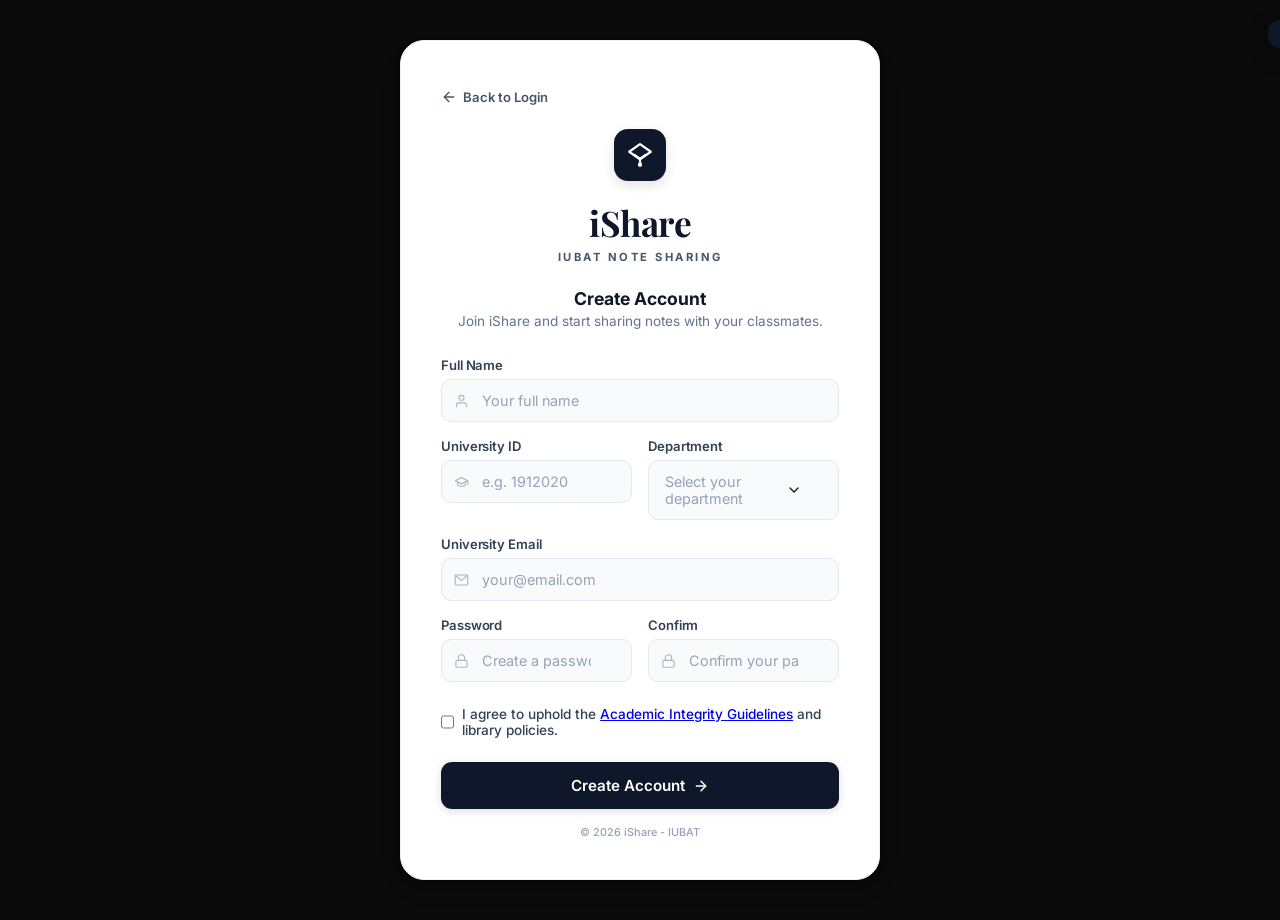
<file: register.html>
<!-- ============================================ -->
<!-- iShare - Create Account (Registration) Page   -->
<!-- ============================================ -->

<!DOCTYPE html>
<html lang="en">
<head>
    <!-- মেটা সেটিংস: charset, viewport, পেজ টাইটেল -->
    <meta charset="UTF-8">
    <meta name="viewport" content="width=device-width, initial-scale=1.0">
    <title>Create Account - iShare</title>

    <!-- গুগল ফন্টস: Playfair Display ও Inter -->
    <link rel="preconnect" href="https://fonts.googleapis.com">
    <link rel="preconnect" href="https://fonts.gstatic.com" crossorigin>
    <link href="https://fonts.googleapis.com/css2?family=Playfair+Display:wght@700&family=Inter:wght@300;400;500;600;700&display=swap" rel="stylesheet">

    <!-- রেজিস্ট্রেশন পেজের CSS স্টাইল -->
    <style>
        /* গ্লোবাল রিসেট */
        * { margin: 0; padding: 0; box-sizing: border-box; }

        /* বডি: ব্যাকগ্রাউন্ড #0a0a0a, ফুল হাইট, ফ্লেক্স সেন্টার */
        body { font-family: 'Inter', -apple-system, BlinkMacSystemFont, 'Segoe UI', Roboto, sans-serif; background: #0a0a0a; min-height: 100vh; display: flex; align-items: center; justify-content: center; color: #1a1a1a; padding: 20px; }

        /* রেজিস্ট্রেশন কন্টেইনার: ম্যাক্স-width 520px */
        .register-container { width: 100%; max-width: 520px; padding: 20px; }

        /* রেজিস্ট্রেশন কার্ড: সাদা, রাউন্ডেড 24px, শ্যাডো */
        .register-card { background: #ffffff; border: 1px solid #eef0f3; border-radius: 24px; padding: 48px 40px 40px; box-shadow: 0 1px 2px rgba(0,0,0,0.02), 0 4px 12px rgba(0,0,0,0.04), 0 12px 32px rgba(0,0,0,0.03); }

        /* ব্যাক লিংক: লগিন পেজে ফিরে যাওয়ার লিংক */
        .back-link { display: inline-flex; align-items: center; gap: 6px; font-size: 0.82rem; font-weight: 600; color: #475569; text-decoration: none; margin-bottom: 24px; transition: color 0.2s; }
        .back-link:hover { color: #0f172a; }
        .back-link svg { width: 16px; height: 16px; fill: none; stroke: currentColor; stroke-width: 2; stroke-linecap: round; stroke-linejoin: round; }

        /* লোগো আইকন */
        .logo-icon { width: 52px; height: 52px; background: #0f172a; border-radius: 14px; display: flex; align-items: center; justify-content: center; margin: 0 auto 18px; box-shadow: 0 4px 12px rgba(15,23,42,0.12); }
        .logo-icon svg { width: 26px; height: 26px; fill: none; stroke: #ffffff; stroke-width: 2; stroke-linecap: round; stroke-linejoin: round; }

        /* ব্র্যান্ড নাম */
        .brand-name { font-family: 'Playfair Display', Georgia, 'Times New Roman', serif; font-size: 2.2rem; font-weight: 700; color: #0f172a; letter-spacing: -0.5px; margin-bottom: 4px; text-align: center; }
        .brand-subtitle { font-size: 0.7rem; font-weight: 700; letter-spacing: 2.5px; color: #475569; text-transform: uppercase; margin-bottom: 24px; text-align: center; }

        /* পেজ টাইটেল: Create Account */
        .page-title { font-size: 1.1rem; font-weight: 700; color: #0f172a; text-align: center; margin-bottom: 4px; }
        .page-subtitle { font-size: 0.85rem; color: #64748b; text-align: center; margin-bottom: 28px; }

        /* ফর্ম রো: দুই কলামে ইনপুট */
        .form-row { display: grid; grid-template-columns: 1fr 1fr; gap: 16px; }
        .form-group { margin-bottom: 16px; }
        .form-group.full { grid-column: 1 / -1; }

        /* ফর্ম লেবেল */
        .form-label { display: block; font-size: 0.82rem; font-weight: 600; color: #334155; margin-bottom: 6px; letter-spacing: -0.1px; }

        /* ইনপুট র্যাপার */
        .input-wrapper { position: relative; }
        .input-icon { position: absolute; left: 13px; top: 50%; transform: translateY(-50%); width: 15px; height: 15px; display: flex; align-items: center; justify-content: center; pointer-events: none; opacity: 0.4; }
        .input-icon svg { width: 15px; height: 15px; fill: none; stroke: #475569; stroke-width: 1.8; stroke-linecap: round; stroke-linejoin: round; }

        /* ইনপুট, সিলেক্ট, টেক্সটএরিয়া */
        .form-input, .form-select, .form-textarea { width: 100%; padding: 12px 40px 12px 40px; border: 1.5px solid #e2e8f0; border-radius: 10px; font-family: 'Inter', -apple-system, BlinkMacSystemFont, 'Segoe UI', Roboto, sans-serif; font-size: 0.9rem; color: #0f172a; background: #f8fafc; transition: all 0.2s; outline: none; }
        .form-textarea { padding: 12px 16px; min-height: 100px; resize: vertical; }
        .form-input::placeholder, .form-textarea::placeholder { color: #94a3b8; }
        .form-input:focus, .form-select:focus, .form-textarea:focus { border-color: #0f172a; background: #ffffff; box-shadow: 0 0 0 3px rgba(15,23,42,0.06); }

        /* কাস্টম ড্রপডাউন সিলেক্ট (ডিপার্টমেন্ট সিলেক্ট) */
        .form-select { appearance: none; -webkit-appearance: none; background-image: url("data:image/svg+xml,%3Csvg xmlns='http://www.w3.org/2000/svg' width='12' height='12' viewBox='0 0 24 24' fill='none' stroke='%23475569' stroke-width='2' stroke-linecap='round' stroke-linejoin='round'%3E%3Cpolyline points='6 9 12 15 18 9'%3E%3C/polyline%3E%3C/svg%3E"); background-repeat: no-repeat; background-position: right 14px center; padding-right: 40px; cursor: pointer; }

        /* কাস্টম সিলেক্ট ট্রিগার */
        .custom-select { position: relative; width: 100%; }
        .custom-select-trigger { width: 100%; padding: 12px 36px 12px 16px; border: 1.5px solid #e2e8f0; border-radius: 10px; background: #f8fafc; cursor: pointer; display: flex; align-items: center; justify-content: space-between; transition: all 0.2s; user-select: none; }
        .custom-select-trigger:hover { border-color: #cbd5e1; }
        .custom-select-trigger.open { border-color: #0f172a; background: #ffffff; box-shadow: 0 0 0 3px rgba(15,23,42,0.06); }
        .custom-select-trigger span { font-size: 0.9rem; color: #0f172a; font-family: 'Inter', -apple-system, BlinkMacSystemFont, 'Segoe UI', Roboto, sans-serif; }
        .custom-select-trigger .placeholder { color: #94a3b8; }
        .custom-select-arrow { transition: transform 0.2s; flex-shrink: 0; margin-left: 8px; }
        .custom-select-trigger.open .custom-select-arrow { transform: rotate(180deg); }

        /* কাস্টম সিলেক্ট ওপশন লিস্ট */
        .custom-select-options { position: absolute; top: calc(100% + 6px); left: 0; right: 0; background: #ffffff; border: 1.5px solid #e2e8f0; border-radius: 10px; box-shadow: 0 8px 24px rgba(0,0,0,0.1); z-index: 100; display: none; max-height: 240px; overflow-y: auto; }
        .custom-select-options.open { display: block; }

        /* সিলেক্ট ওপশন আইটেম */
        .custom-select-option { padding: 11px 16px; font-size: 0.88rem; color: #334155; cursor: pointer; transition: all 0.15s; border-bottom: 1px solid #f1f5f9; display: flex; flex-direction: column; gap: 2px; }
        .custom-select-option:last-child { border-bottom: none; }
        .custom-select-option:hover { background: #f8fafc; color: #0f172a; }
        .custom-select-option.selected { background: #0f172a; color: #ffffff; }
        .custom-select-option .dept-short { font-weight: 600; font-size: 0.88rem; }
        .custom-select-option .dept-full { font-size: 0.75rem; color: #64748b; font-weight: 400; }
        .custom-select-option:hover .dept-full { color: #94a3b8; }
        .custom-select-option.selected .dept-full { color: rgba(255,255,255,0.7); }

        /* রেডিও গ্রুপ: স্টুডেন্ট/ফ্যাকাল্টি সিলেক্ট */
        .radio-group { display: flex; gap: 12px; }
        .radio-option { flex: 1; position: relative; }
        .radio-option input { position: absolute; opacity: 0; pointer-events: none; }
        .radio-label { display: flex; flex-direction: column; align-items: center; padding: 14px 12px; border: 1.5px solid #e2e8f0; border-radius: 10px; background: #f8fafc; cursor: pointer; transition: all 0.2s; font-size: 0.85rem; font-weight: 500; color: #475569; }
        .radio-label .radio-icon { width: 28px; height: 28px; margin-bottom: 6px; opacity: 0.5; }
        .radio-label svg { width: 28px; height: 28px; fill: none; stroke: currentColor; stroke-width: 1.8; stroke-linecap: round; stroke-linejoin: round; }
        .radio-option input:checked + .radio-label { border-color: #0f172a; background: #ffffff; color: #0f172a; box-shadow: 0 0 0 3px rgba(15,23,42,0.06); font-weight: 600; }
        .radio-option input:checked + .radio-label .radio-icon { opacity: 1; }
        .radio-option input:focus + .radio-label { box-shadow: 0 0 0 3px rgba(15,23,42,0.06); }

        /* সাবমিট বাটন */
        .submit-btn { width: 100%; padding: 14px 24px; background: #0f172a; color: #ffffff; border: none; border-radius: 11px; font-family: 'Inter', -apple-system, BlinkMacSystemFont, 'Segoe UI', Roboto, sans-serif; font-size: 0.95rem; font-weight: 600; cursor: pointer; display: flex; align-items: center; justify-content: center; gap: 8px; transition: all 0.2s; margin-top: 24px; box-shadow: 0 2px 8px rgba(15,23,42,0.15); }
        .submit-btn:hover { background: #1e293b; transform: translateY(-1px); box-shadow: 0 6px 16px rgba(15,23,42,0.2); }
        .submit-btn svg { width: 16px; height: 16px; fill: none; stroke: #ffffff; stroke-width: 2.2; stroke-linecap: round; stroke-linejoin: round; }

        /* ফুটার */
        .footer { margin-top: 16px; font-size: 0.68rem; color: #94a3b8; font-weight: 500; text-align: center; }

        /* টোস্ট নোটিফিকেশন */
        .toast { position: fixed; top: 20px; right: 20px; background: #0f172a; color: #ffffff; padding: 14px 20px; border-radius: 12px; font-size: 0.88rem; font-weight: 500; box-shadow: 0 8px 24px rgba(0,0,0,0.2); transform: translateX(120%); transition: transform 0.3s ease; z-index: 1000; max-width: 360px; }
        .toast.show { transform: translateX(0); }
        .toast.success { background: #059669; }

        /* রেসপন্সিভ: ছোট স্ক্রিনে ফর্ম রো এক কলামে */
        @media (max-width: 520px) { .register-card { padding: 36px 28px 28px; } .brand-name { font-size: 1.8rem; } .form-row { grid-template-columns: 1fr; } }
    </style>
</head>
<body>
    <!-- রেজিস্ট্রেশন কন্টেইনার -->
    <div class="register-container">
        <div class="register-card">

            <!-- ব্যাক লিংক: লগিন পেজে ফিরে যাওয়ার বাটন -->
            <a href="index.html" class="back-link">
                <svg viewBox="0 0 24 24"><line x1="19" y1="12" x2="5" y2="12"/><polyline points="12 19 5 12 12 5"/></svg>
                Back to Login
            </a>

            <!-- লোগো -->
            <div class="logo-icon">
                <svg viewBox="0 0 24 24"><path d="M12 2L2 9l10 7 10-7-10-7z"/><path d="M7 12l5 3.5 5-3.5"/><path d="M12 16v4"/><circle cx="12" cy="21" r="1"/></svg>
            </div>
            <h1 class="brand-name">iShare</h1>
            <p class="brand-subtitle">IUBAT NOTE SHARING</p>
            <h2 class="page-title">Create Account</h2>
            <p class="page-subtitle">Join iShare and start sharing notes with your classmates.</p>

            <!-- রেজিস্ট্রেশন ফর্ম: নাম, ID, ইমেইল, পাসওয়ার্ড, ডিপার্টমেন্ট -->
            <form id="register-form" onsubmit="event.preventDefault(); handleRegistration();">
                <!-- ফুল নেম -->
                <div class="form-group full">
                    <label class="form-label">Full Name</label>
                    <div class="input-wrapper">
                        <span class="input-icon">
                            <svg viewBox="0 0 24 24"><path d="M20 21v-2a4 4 0 0 0-4-4H8a4 4 0 0 0-4 4v2"/><circle cx="12" cy="7" r="4"/></svg>
                        </span>
                        <input type="text" class="form-input" id="fullname" placeholder="Your full name" autocomplete="name">
                    </div>
                </div>

                <!-- ইউনিভার্সিটি ID ও ডিপার্টমেন্ট (দুই কলাম) -->
                <div class="form-row">
                    <div class="form-group">
                        <label class="form-label">University ID</label>
                        <div class="input-wrapper">
                            <span class="input-icon">
                                <svg viewBox="0 0 24 24"><path d="M22 10v6M2 10l10-5 10 5-10 5L2 10z"/><path d="M6 12v5c3 3 9 3 12 0v-5"/></svg>
                            </span>
                            <input type="text" class="form-input" id="student-id" placeholder="e.g. 1912020">
                        </div>
                    </div>
                    <div class="form-group">
                        <label class="form-label">Department</label>
                        <!-- কাস্টম ড্রপডাউন: ডিপার্টমেন্ট সিলেক্ট -->
                        <div class="custom-select" id="department-select">
                            <div class="custom-select-trigger" id="dept-trigger">
                                <span id="dept-selected-text" class="placeholder">Select your department</span>
                                <svg class="custom-select-arrow" viewBox="0 0 24 24" width="16" height="16" fill="none" stroke="currentColor" stroke-width="2" stroke-linecap="round" stroke-linejoin="round"><polyline points="6 9 12 15 18 9"/></svg>
                            </div>
                            <div class="custom-select-options" id="dept-options"></div>
                        </div>
                        <input type="hidden" id="department" value="">
                    </div>
                </div>

                <!-- ইউনিভার্সিটি ইমেইল -->
                <div class="form-group full">
                    <label class="form-label">University Email</label>
                    <div class="input-wrapper">
                        <span class="input-icon">
                            <svg viewBox="0 0 24 24"><rect x="2" y="4" width="20" height="16" rx="2"/><path d="M22 4L12 13 2 4"/></svg>
                        </span>
                        <input type="email" class="form-input" id="email" placeholder="your@email.com" autocomplete="email">
                    </div>
                </div>

                <!-- পাসওয়ার্ড ও কনফার্ম পাসওয়ার্ড (দুই কলাম) -->
                <div class="form-row">
                    <div class="form-group">
                        <label class="form-label">Password</label>
                        <div class="input-wrapper">
                            <span class="input-icon">
                                <svg viewBox="0 0 24 24"><rect x="3" y="11" width="18" height="11" rx="2" ry="2"/><path d="M7 11V7a5 5 0 0 1 10 0v4"/></svg>
                            </span>
                            <input type="password" class="form-input" id="password" placeholder="Create a password" autocomplete="new-password">
                        </div>
                    </div>
                    <div class="form-group">
                        <label class="form-label">Confirm</label>
                        <div class="input-wrapper">
                            <span class="input-icon">
                                <svg viewBox="0 0 24 24"><rect x="3" y="11" width="18" height="11" rx="2" ry="2"/><path d="M7 11V7a5 5 0 0 1 10 0v4"/></svg>
                            </span>
                            <input type="password" class="form-input" id="confirm-password" placeholder="Confirm your password" autocomplete="new-password">
                        </div>
                    </div>
                </div>

                <!-- একাডেমিক ইন্টিগ্রিটি গাইডলাইন চেকবক্স -->
                <div class="form-group full" style="margin-top: 8px; margin-bottom: 20px;">
                    <label style="display: flex; align-items: center; gap: 8px; font-size: 0.85rem; color: #334155; cursor: pointer; font-weight: 500;">
                        <input type="checkbox" id="agree" style="width: 16px; height: 16px; accent-color: #0f172a; cursor: pointer;">
                        <span>I agree to uphold the <a href="academic-guidelines.html" target="_blank">Academic Integrity Guidelines</a> and library policies.</span>
                    </label>
                </div>

                <!-- অ্যাকাউন্ট তৈরি বাটন -->
                <button type="submit" class="submit-btn">
                    Create Account
                    <svg viewBox="0 0 24 24"><line x1="5" y1="12" x2="19" y2="12"/><polyline points="12 5 19 12 12 19"/></svg>
                </button>
            </form>

            <!-- ফুটার -->
            <div class="footer">© 2026 iShare - IUBAT</div>
        </div>
    </div>

    <!-- টোস্ট মেসেজ ডিসপ্লে এলিমেন্ট -->
    <div class="toast" id="toast"></div>

    <!-- ============================================ -->
    <!-- রেজিস্ট্রেশন পেজের JavaScript                      -->
    <!-- ============================================ -->
    <script>
        // কনফিগারেশন: Netlify-তে Deploy হলে API_BASE_URL সেট করা যাবে
        const API_BASE_URL = (typeof window !== 'undefined' && window.API_BASE_URL) ? window.API_BASE_URL : '';

        // টোস্ট মেসেজ শো করা: সাকসেস/এরর টাইপের নোটিফিকেশন
        function showToast(message, type = 'success') {
            const toast = document.getElementById('toast');
            toast.textContent = message;
            toast.className = 'toast ' + type;
            setTimeout(() => toast.classList.add('show'), 10);
            setTimeout(() => toast.classList.remove('show'), 3500);
        }

        // রেজিস্ট্রেশন হ্যান্ডলার: সব ফিল্ড ভ্যালিডেট করে অ্যাকাউন্ট তৈরি
        async function handleRegistration() {
            const fullname = document.getElementById('fullname').value.trim();
            const studentId = document.getElementById('student-id').value.trim();
            const email = document.getElementById('email').value.trim();
            const department = document.getElementById('department').value;
            const password = document.getElementById('password').value;
            const confirmPassword = document.getElementById('confirm-password').value;
            const agree = document.getElementById('agree').checked;

            if (!fullname) { alert('Please enter your full name'); return; }
            if (!studentId) { alert('Please enter your University ID'); return; }
            if (!email) { alert('Please enter your email'); return; }
            if (!department) { alert('Please select your department'); return; }
            if (!password) { alert('Please create a password'); return; }
            if (password.length < 6) { alert('Password must be at least 6 characters'); return; }
            if (password !== confirmPassword) { alert('Passwords do not match'); return; }
            if (!agree) { alert('Please agree to the Academic Integrity Guidelines and library policies'); return; }

            try {
                const response = await fetch(API_BASE_URL + '/api/auth/register', {
                    method: 'POST',
                    headers: { 'Content-Type': 'application/json' },
                    body: JSON.stringify({ studentId, fullname, email, department, password })
                });
                const result = await response.json();
                if (!result.success) {
                    alert(result.message || 'Registration failed');
                    return;
                }
                localStorage.setItem('ishare_user_id', studentId);
                localStorage.setItem('ishare_user_password', password);
                localStorage.setItem('ishare_user_type', 'Student');
                localStorage.setItem('ishare_user_name', fullname);
                localStorage.setItem('ishare_user_department', department);
                showToast('Registration successful! Redirecting to student home...', 'success');
                setTimeout(() => { window.location.href = 'student-home.html'; }, 1500);
            } catch (err) {
                alert('Registration failed. Please try again.');
            }
        }

        // কাস্টম ড্রপডাউন সিলেক্টের ভেরিয়েবল
        let trigger, optionsContainer, selectedText, hiddenInput;

        // ডিপার্টমেন্ট লোড ও রেন্ডার ফাংশন
        function getEnabledDepartments() {
            // ডিফল্ট ডিপার্টমেন্ট লিস্ট
            const defaultDepts = [
                { code: 'BCSE', name: 'Computer Science & Engineering' },
                { code: 'BSEEE', name: 'Electrical & Electronic Engineering' },
                { code: 'BBA', name: 'Business Administration' },
                { code: 'BSCE', name: 'Civil Engineering' },
                { code: 'BSME', name: 'Mechanical Engineering' },
                { code: 'BSN', name: 'Nursing' },
                { code: 'BATHM', name: 'Tourism & Hospitality Management' },
                { code: 'BAEcon', name: 'Economics' },
                { code: 'BAENG', name: 'English' },
                { code: 'BSAg', name: 'Agriculture' }
            ];

            try {
                // localStorage থেকে সেভ করা ডিপার্টমেন্ট লোড
                const saved = JSON.parse(localStorage.getItem('ishare_departments') || 'null');
                if (!saved || !Array.isArray(saved) || saved.length === 0) {
                    localStorage.setItem('ishare_departments', JSON.stringify(defaultDepts));
                    renderDeptOptions(defaultDepts);
                    return;
                }

                // এনেবলড ডিপার্টমেন্ট ফিল্টার
                const enabledCodes = new Set(saved.filter(d => d.enabled !== false).map(d => d.code));
                const optionsContainer = document.getElementById('dept-options');
                const existingOptions = optionsContainer.querySelectorAll('.custom-select-option');
                const existingMap = new Map();
                existingOptions.forEach(opt => existingMap.set(opt.getAttribute('data-value'), opt));

                saved.forEach(dept => {
                    if (existingMap.has(dept.code)) {
                        const opt = existingMap.get(dept.code);
                        opt.setAttribute('data-full', dept.name || dept.code);
                        opt.querySelector('.dept-full').textContent = dept.name || dept.code;
                        opt.querySelector('.dept-short').textContent = dept.code;
                        opt.style.display = enabledCodes.has(dept.code) ? '' : 'none';
                    } else {
                        // নতুন ডিপার্টমেন্ট অ্যাড করা
                        const option = document.createElement('div');
                        option.className = 'custom-select-option';
                        option.setAttribute('data-value', dept.code);
                        option.setAttribute('data-full', dept.name || dept.code);
                        option.innerHTML = `<span class="dept-short">${dept.code}</span><span class="dept-full">${dept.name || dept.code}</span>`;
                        option.style.display = enabledCodes.has(dept.code) ? '' : 'none';
                        optionsContainer.appendChild(option);
                        option.addEventListener('click', function(e) {
                            e.stopPropagation();
                            const value = this.getAttribute('data-value');
                            const fullName = this.getAttribute('data-full');
                            hiddenInput.value = fullName;
                            selectedText.textContent = fullName;
                            selectedText.classList.remove('placeholder');
                            optionsContainer.querySelectorAll('.custom-select-option').forEach(o => o.classList.remove('selected'));
                            this.classList.add('selected');
                            closeAllSelects();
                        });
                    }
                });

                // সিলেক্টেড ডিপার্টমেন্ট চেক
                const selectedOption = document.querySelector('.custom-select-option.selected');
                const selectedCode = selectedOption ? selectedOption.getAttribute('data-value') : null;
                if (selectedCode && !enabledCodes.has(selectedCode)) {
                    document.getElementById('department').value = '';
                    document.getElementById('dept-selected-text').textContent = 'Select your department';
                    document.getElementById('dept-selected-text').classList.add('placeholder');
                    if (selectedOption) selectedOption.classList.remove('selected');
                }
            } catch {
                renderDeptOptions(defaultDepts);
            }

            // ডিপার্টমেন্ট ওপশন রেন্ডার
            function renderDeptOptions(depts) {
                const optionsContainer = document.getElementById('dept-options');
                optionsContainer.innerHTML = '';
                depts.forEach(dept => {
                    const option = document.createElement('div');
                    option.className = 'custom-select-option';
                    option.setAttribute('data-value', dept.code);
                    option.setAttribute('data-full', dept.name || dept.code);
                    option.innerHTML = `<span class="dept-short">${dept.code}</span><span class="dept-full">${dept.name || dept.code}</span>`;
                    optionsContainer.appendChild(option);
                    option.addEventListener('click', function(e) {
                        e.stopPropagation();
                        const value = this.getAttribute('data-value');
                        const fullName = this.getAttribute('data-full');
                        hiddenInput.value = fullName;
                        selectedText.textContent = fullName;
                        selectedText.classList.remove('placeholder');
                        optionsContainer.querySelectorAll('.custom-select-option').forEach(o => o.classList.remove('selected'));
                        this.classList.add('selected');
                        closeAllSelects();
                    });
                });
            }
        }

        // ডম লোড হওয়ার পর সব সিলেক্ট ইন্সটল
        document.addEventListener('DOMContentLoaded', function() {
            trigger = document.getElementById('dept-trigger');
            optionsContainer = document.getElementById('dept-options');
            selectedText = document.getElementById('dept-selected-text');
            hiddenInput = document.getElementById('department');

            trigger.addEventListener('click', function(e) {
                e.stopPropagation();
                const isOpen = optionsContainer.classList.contains('open');
                closeAllSelects();
                if (!isOpen) {
                    optionsContainer.classList.add('open');
                    trigger.classList.add('open');
                }
            });

            document.addEventListener('click', function() { closeAllSelects(); });

            function closeAllSelects() {
                optionsContainer.classList.remove('open');
                trigger.classList.remove('open');
            }

            getEnabledDepartments();
        });
    </script>
</body>
</html>
</file>
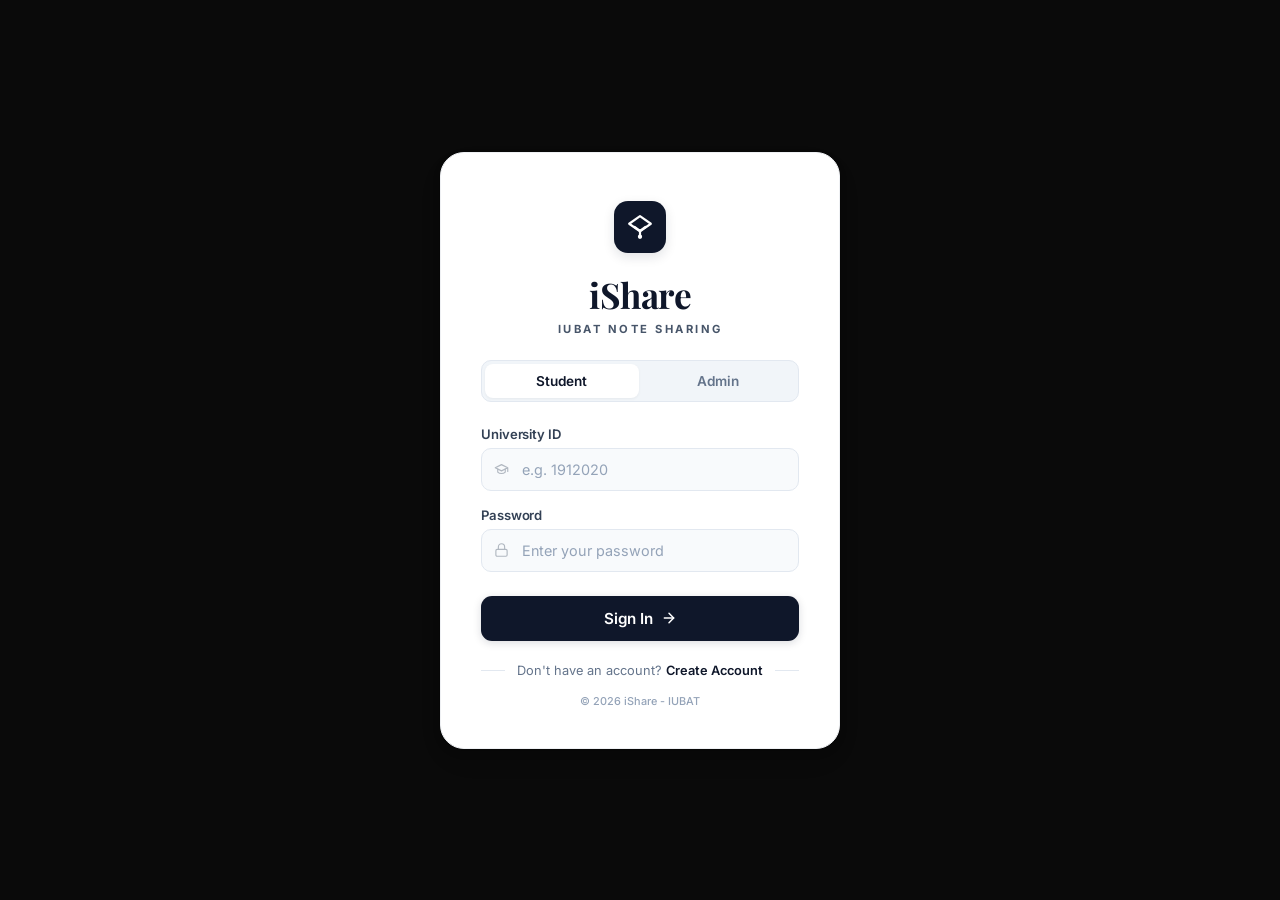
<file: student-home.html>
<!-- ============================================ -->
<!-- Student Home - iShare IUBAT                   -->
<!-- স্টুডেন্ট হোম: নোট ফিড, সার্চ, নোট পোস্ট          -->
<!-- ============================================ -->

<!DOCTYPE html>
<html lang="en">
<head>
    <!-- মেটা সেটিংস -->
    <meta charset="UTF-8">
    <meta name="viewport" content="width=device-width, initial-scale=1.0">
    <title>Home - iShare IUBAT</title>

    <!-- গুগল ফন্টস -->
    <link rel="preconnect" href="https://fonts.googleapis.com">
    <link rel="preconnect" href="https://fonts.gstatic.com" crossorigin>
    <link href="https://fonts.googleapis.com/css2?family=Inter:wght@300;400;500;600;700;800&family=Playfair+Display:wght@700&display=swap" rel="stylesheet">

    <!-- স্টুডেন্ট হোম CSS -->
    <link rel="stylesheet" href="student-home.css">
</head>
<body>

    <!-- ==================== টপবার ==================== -->
    <header class="topbar">
        <div class="topbar-left">
            <!-- লোগো লিংক -->
            <a href="#" class="topbar-logo">
                <div class="topbar-logo-icon">
                    <svg viewBox="0 0 24 24"><path d="M12 2L2 9l10 7 10-7-10-7z"/><path d="M7 12l5 3.5 5-3.5"/><path d="M12 16v4"/><circle cx="12" cy="21" r="1"/></svg>
                </div>
                <div>
                    <div class="topbar-logo-text">iShare</div>
                    <div class="topbar-logo-badge">IUBAT</div>
                </div>
            </a>
        </div>

        <!-- সেন্টার: নোট সার্চ বক্স -->
        <div class="topbar-center">
            <div class="topbar-search-wrapper">
                <svg class="topbar-search-icon" viewBox="0 0 24 24"><circle cx="11" cy="11" r="8"/><line x1="21" y1="21" x2="16.65" y2="16.65"/></svg>
                <input type="text" class="topbar-search" placeholder="Search notes, slides, course codes (e.g. CSE321)..." id="homeSearch">
            </div>
        </div>

        <div class="topbar-actions">
            <!-- AI অ্যাসিস্ট্যান্ট বাটন -->
            <button class="topbar-ai-btn" type="button">
                <svg viewBox="0 0 24 24"><path d="M12 2a10 10 0 1 0 10 10A10 10 0 0 0 12 2zm0 18a8 8 0 1 1 8-8 8 8 0 0 1-8 8z"/><path d="M12 6v6l4 2"/></svg>
                Gemma 3 AI
            </button>

            <!-- নোটিফিকেশন -->
            <div class="notification-wrapper" id="notificationWrapper">
                <button class="topbar-icon-btn" id="notificationBtn" title="Notifications" type="button">
                    <svg viewBox="0 0 24 24" fill="none" stroke="currentColor" stroke-width="2" stroke-linecap="round" stroke-linejoin="round"><path d="M6 8a6 6 0 0 1 12 0c0 7 3 9 3 9H3s3-2 3-9"/><path d="M10.3 21a1.94 1.94 0 0 0 3.4 0"/></svg>
                    <span class="topbar-badge" id="notificationBadge" style="display:none;">0</span>
                </button>
                <div class="notification-dropdown" id="notificationDropdown">
                    <div class="notification-header">
                        <h3>Notifications</h3>
                        <div class="notification-header-actions">
                            <button class="mark-all-read" id="markAllRead" type="button">Mark all as read</button>
                            <button class="delete-all" id="deleteAllNotifications" type="button">Delete all</button>
                        </div>
                    </div>
                    <div class="notification-list" id="notificationList">
                        <div class="notification-empty">No notifications yet.</div>
                    </div>
                </div>
            </div>

            <!-- প্রোফাইল অ্যাভাটার (ক্লিক করলে প্রোফাইল মোডাল ওপেন) -->
            <div class="topbar-avatar" id="studentAvatar" title="My Profile">TP</div>
        </div>
    </header>

    <!-- ==================== লেআউট ==================== -->
    <div class="layout">
        <!-- লেফট সাইডবার: প্রোফাইল ও নেভিগেশন -->
        <aside class="sidebar">
            <div class="sidebar-profile">
                <div class="sidebar-profile-card">
                    <div class="sidebar-avatar" id="sidebarAvatar">TP</div>
                    <div class="sidebar-profile-info">
                        <div class="sidebar-profile-name" id="sidebarName">Tanwin Podishetty</div>
                        <div class="sidebar-profile-dept" id="sidebarDept">Computer Science & Engin..</div>
                    </div>
                </div>
            </div>
            <nav class="sidebar-nav">
                <!-- হোম পেজ (অ্যাকটিভ) -->
                <button class="nav-item active" type="button" onclick="window.location.href='student-home.html'">
                    <span class="nav-icon"><svg viewBox="0 0 24 24"><path d="M3 9l9-7 9 7v11a2 2 0 0 1-2 2H5a2 2 0 0 1-2-2z"/><polyline points="9 22 9 12 15 12 15 22"/></svg></span>
                    Home
                </button>
                <!-- পিপল ডিরেক্টরি -->
                <button class="nav-item" type="button" onclick="window.location.href='student-people.html'">
                    <span class="nav-icon"><svg viewBox="0 0 24 24"><path d="M20 21v-2a4 4 0 0 0-4-4H8a4 4v2a4 4 0 0 0-4 4v2"/><circle cx="12" cy="7" r="4"/></svg></span>
                    People
                </button>
                <!-- মেসেজিং -->
                <button class="nav-item" type="button" onclick="window.location.href='student-messaging.html'">
                    <span class="nav-icon"><svg viewBox="0 0 24 24"><path d="M21 15a2 2 0 0 1-2 2H7l-4 4V5a2 2 0 0 1 2-2h14a2 2 0 0 1 2 2z"/></svg></span>
                    Messaging
                    <span class="nav-dot"></span>
                </button>
            </nav>
            <!-- লগআউট বাটন -->
            <div class="sidebar-footer">
                <button class="sidebar-logout" type="button" id="sidebarLogoutBtn">
                    <svg viewBox="0 0 24 24"><path d="M9 21H5a2 2 0 0 1-2-2V5a2 2 0 0 1 2-2h4"/><polyline points="16 17 21 12 16 7"/><line x1="21" y1="12" x2="9" y2="12"/></svg>
                    Logout
                </button>
            </div>
        </aside>

        <!-- ==================== মেইন কনটেন্ট এরিয়া ==================== -->
        <div class="main-area">
            <main class="content">
                <!-- অ্যানাউন্সমেন্ট/নোটিস কন্টেইনার -->
                <div id="noticeContainer"></div>

                <!-- ডিপার্টমেন্ট হেডার: ব্যাজ, টাইটেল, ডেসক্রিপশন -->
                <div class="dept-header">
                    <div class="dept-badge">
                        <span class="dept-badge-dot"></span>
                        ACTIVE DEPARTMENT
                    </div>
                    <div class="dept-title" id="deptTitle">Loading...</div>
                    <div class="dept-desc" id="deptDesc">Loading...</div>
                    <div class="dept-header-actions">
                        <!-- নতুন নোট পোস্ট বাটন -->
                        <button class="dept-post-btn" type="button" id="openPostNoteBtn">
                            <svg viewBox="0 0 24 24"><path d="M14 2H6a2 2 0 0 0-2 2v16a2 2 0 0 0 2 2h12a2 2 0 0 0 2-2V8z"/><polyline points="14 2 14 8 20 8"/></svg>
                            Post New Note
                        </button>
                    </div>
                </div>

                <!-- সাবজেক্ট ট্যাব: All Subjects + বিভিন্ন কোর্স -->
                <div class="subject-tabs" id="subjectTabs">
                    <button class="subject-tab active" type="button" data-subject="all">All Subjects</button>
                </div>

                <!-- নোটস কন্টেইনার: সব নোট কার্ড এখানে রেন্ডার হবে -->
                <div id="notesContainer"></div>
            </main>

            <!-- রাইট সাইডবার: স্ট্যাটistik কার্ড -->
            <aside class="sidebar-right">
                <div class="stats-card">
                    <div class="stats-list">
                        <div class="stat-item">
                            <span class="stat-label">Active Course Codes</span>
                            <span class="stat-value" id="activeCourseCodesStat">0</span>
                        </div>
                        <div class="stat-item">
                            <span class="stat-label">Total Study Documents</span>
                            <span class="stat-value" id="totalStudyDocumentsStat">0</span>
                        </div>
                        <div class="stat-item">
                            <span class="stat-label">Total Downloads</span>
                            <span class="stat-value" id="totalDownloadsStat">0</span>
                        </div>
                    </div>
                </div>
            </aside>
        </div>
    </div>

    <!-- টোস্ট নোটিফিকেশন -->
    <div class="toast" id="toast"></div>

    <!-- ==================== নোট পোস্ট মোডাল ==================== -->
    <div class="modal-overlay" id="postNoteModal">
        <div class="modal-card">
            <div class="modal-header">
                <div class="modal-title">Post New Note</div>
                <button class="modal-close" id="closePostNoteModal" type="button">&times;</button>
            </div>
            <div class="modal-body">
                <!-- টাইটেল -->
                <label class="field-label">Title</label>
                <input class="field-input" id="postNoteTitle" placeholder="e.g. Midterm Summary - CSE321">

                <!-- কোর্স কোড -->
                <label class="field-label">Course Code</label>
                <input class="field-input" id="postNoteCourseCode" placeholder="e.g. CSE321">

                <!-- বর্ণনা -->
                <label class="field-label">Description</label>
                <textarea class="field-input field-textarea" id="postNoteDescription" placeholder="Write a short description about this note..." rows="3"></textarea>

                <!-- ফাইল টাইপ সিলেক্ট -->
                <label class="field-label">File Type</label>
                <select class="field-input" id="postNoteFileType">
                    <option value="pdf">PDF</option>
                    <option value="doc">DOC</option>
                    <option value="slides">Slides</option>
                    <option value="code">Code</option>
                </select>

                <!-- PDF আপলোড -->
                <label class="field-label">Upload PDF</label>
                <input class="field-input" type="file" id="postNoteFile" accept="application/pdf" style="padding: 8px 12px;">

                <!-- নোট URL -->
                <label class="field-label">Note URL</label>
                <input class="field-input" id="postNoteUrl" placeholder="https://...">
            </div>
            <div class="modal-footer">
                <button class="modal-btn secondary" id="cancelPostNote" type="button">Cancel</button>
                <button class="modal-btn primary" id="submitPostNote" type="button">Post Note</button>
            </div>
        </div>
    </div>

    <!-- ==================== প্রোফাইল মোডাল ==================== -->
    <div class="modal-overlay" id="profileModal">
        <div class="modal-card profile-modal">
            <div class="modal-header">
                <div class="modal-title">My Profile</div>
                <button class="modal-close" id="closeProfileModal" type="button">&times;</button>
            </div>
            <div class="modal-body profile-modal-body">
                <div class="profile-avatar" id="profileModalAvatar">TP</div>
                <div class="profile-name" id="profileModalName">Student</div>
                <div class="profile-dept" id="profileModalDept">Student</div>

                <div class="profile-details">
                    <div class="profile-detail-item">
                        <span class="profile-detail-label">Student ID</span>
                        <span class="profile-detail-value" id="profileModalStudentId">-</span>
                    </div>
                    <div class="profile-detail-item">
                        <span class="profile-detail-label">Department</span>
                        <span class="profile-detail-value" id="profileModalDeptDetail">-</span>
                    </div>
                    <div class="profile-detail-item">
                        <span class="profile-detail-label">Account Type</span>
                        <span class="profile-detail-value" id="profileModalType">-</span>
                    </div>
                    <div class="profile-detail-item">
                        <span class="profile-detail-label">Email</span>
                        <span class="profile-detail-value" id="profileModalEmail">-</span>
                    </div>
                </div>

                <div class="profile-stats">
                    <div class="profile-stat">
                        <span class="profile-stat-value" id="profileModalNotes">0</span>
                        <span class="profile-stat-label">Notes Posted</span>
                    </div>
                    <div class="profile-stat">
                        <span class="profile-stat-value" id="profileModalDownloads">0</span>
                        <span class="profile-stat-label">Downloads</span>
                    </div>
                </div>
            </div>
        </div>
    </div>

    <!-- ============================================ -->
    <!-- স্টুডেন্ট হোমের JavaScript                        -->
    <!-- ============================================ -->
    <script>
        // স্টোরেজ কeys কনস্ট্যান্ট
        const STORAGE_KEY = 'ishare_announcements';
        const NOTES_KEY = 'ishare_notes';
        const DEPT_KEY = 'ishare_departments';
        const NOTIF_KEY = 'ishare_notifications';

        // HTML escpape: XSS প্রিভেনশন
        function escapeHtml(text) {
            const div = document.createElement('div');
            div.textContent = text;
            return div.innerHTML;
        }

        // টাইম ফরম্যাট: "Just now", "5m ago", "2h ago", "3d ago"
        function formatTime(timestamp) {
            if (!timestamp) return '';
            const diff = Date.now() - timestamp;
            const minutes = Math.floor(diff / 60000);
            if (minutes < 1) return 'Just now';
            if (minutes < 60) return minutes + 'm ago';
            const hours = Math.floor(minutes / 60);
            if (hours < 24) return hours + 'h ago';
            const days = Math.floor(hours / 24);
            if (days < 7) return days + 'd ago';
            return new Date(timestamp).toLocaleDateString('en-US', { month: 'short', day: 'numeric', year: 'numeric' });
        }

        // অ্যানাউন্সমেন্ট লোড
        function getAnnouncements() {
            try { return JSON.parse(localStorage.getItem(STORAGE_KEY) || '[]'); } catch { return []; }
        }

        // নোটস লোড
        function getNotes() {
            try { return JSON.parse(localStorage.getItem(NOTES_KEY) || '[]'); } catch { return []; }
        }

        // ডিপার্টমেন্ট লোড
        function getDepartments() {
            try { return JSON.parse(localStorage.getItem(DEPT_KEY) || '[]'); } catch { return []; }
        }

        // টোস্ট মেসেজ
        function showToast(message, type) {
            type = type || 'success';
            const toast = document.getElementById('toast');
            toast.textContent = message;
            toast.className = 'toast ' + type;
            setTimeout(function() { toast.classList.add('show'); }, 10);
            setTimeout(function() { toast.classList.remove('show'); }, 3500);
        }

        // নোটিফিকেশন লোড
        function getNotifications() {
            try { return JSON.parse(localStorage.getItem(NOTIF_KEY) || '[]'); } catch { return []; }
        }
        function saveNotifications(notifications) { localStorage.setItem(NOTIF_KEY, JSON.stringify(notifications)); }

        // ডাউনলোড কাউন্টার
        function getUserDownloads() {
            try { return parseInt(localStorage.getItem('ishare_user_downloads') || '0', 10); } catch { return 0; }
        }
        function addUserDownload() {
            const count = getUserDownloads() + 1;
            localStorage.setItem('ishare_user_downloads', count);
            return count;
        }
        function updateDownloadsStat() {
            const el = document.getElementById('totalDownloadsStat');
            if (el) el.textContent = getUserDownloads().toLocaleString();
        }

        // বর্তমান ইউজারের নোটস ফিল্টার
        function getUserNotes() {
            const notes = getNotes();
            const userId = localStorage.getItem('ishare_user_id');
            return notes.filter(function(n) { return n.authorId === userId; });
        }

        // লাইক সিস্টেম: ইউজার কি এই নোটকে লাইক করেছে?
        function getUserLikedNotes() {
            try { return JSON.parse(localStorage.getItem('ishare_user_likes') || '[]'); } catch { return []; }
        }
        function setUserLikedNote(noteId, liked) {
            let likedNotes = getUserLikedNotes();
            const userId = localStorage.getItem('ishare_user_id') || '';
            const key = userId + '::' + noteId;
            likedNotes = likedNotes.filter(function(id) { return id !== key; });
            if (liked) likedNotes.push(key);
            localStorage.setItem('ishare_user_likes', JSON.stringify(likedNotes));
        }
        function hasUserLikedNote(noteId) {
            const likedNotes = getUserLikedNotes();
            const userId = localStorage.getItem('ishare_user_id') || '';
            return likedNotes.indexOf(userId + '::' + noteId) !== -1;
        }

        // সাবজেক্ট ম্যানেজমেন্ট
        function getSubjects() {
            try { return JSON.parse(localStorage.getItem('ishare_subjects') || '[]'); } catch { return []; }
        }
        function saveSubjects(subjects) { localStorage.setItem('ishare_subjects', JSON.stringify(subjects)); }

        // সাবজেক্ট ট্যাব রেন্ডার
        function renderSubjectTabs() {
            const container = document.getElementById('subjectTabs');
            if (!container) return;
            const subjects = getSubjects();
            const allSubjects = ['All Subjects'].concat(subjects);
            container.innerHTML = allSubjects.map(function(name, index) {
                const isActive = index === 0 ? ' active' : '';
                const escaped = escapeHtml(name);
                return '<button class="subject-tab' + isActive + '" type="button" data-subject="' + escaped + '">' + escaped + '</button>';
            }).join('');

            container.querySelectorAll('.subject-tab').forEach(function(tab) {
                tab.addEventListener('click', function(e) {
                    container.querySelectorAll('.subject-tab').forEach(function(t) { t.classList.remove('active'); });
                    tab.classList.add('active');
                    const subject = tab.getAttribute('data-subject');
                    filterNotesBySubject(subject);
                });
            });
        }

        // সাবজেক্ট অনুযায়ী নোট ফিল্টার
        function filterNotesBySubject(subject) {
            const notes = getNotes();
            const currentUserDept = localStorage.getItem('ishare_user_department');
            const deptFiltered = currentUserDept ? notes.filter(function(n) { return n.department === currentUserDept; }) : notes;
            const filtered = subject === 'All Subjects' ? deptFiltered : deptFiltered.filter(function(n) {
                const courseCode = (n.courseCode || '').toLowerCase();
                const title = (n.title || '').toLowerCase();
                const subjectLower = subject.toLowerCase();
                return courseCode.indexOf(subjectLower) !== -1 || title.indexOf(subjectLower) !== -1;
            });
            renderNotes(filtered);
        }

        // সার্চ ফাংশন: টাইটেল, কোর্স কোড, ডেসক্রিপশন, অথর দিয়ে সার্চ
        function searchNotes(query) {
            const notes = getNotes();
            const currentUserDept = localStorage.getItem('ishare_user_department');
            const deptFiltered = currentUserDept ? notes.filter(function(n) { return n.department === currentUserDept; }) : notes;
            const lowerQuery = (query || '').toLowerCase();
            const filtered = deptFiltered.filter(function(n) {
                return (n.title || '').toLowerCase().indexOf(lowerQuery) !== -1 ||
                    (n.courseCode || '').toLowerCase().indexOf(lowerQuery) !== -1 ||
                    (n.description || '').toLowerCase().indexOf(lowerQuery) !== -1 ||
                    (n.author || '').toLowerCase().indexOf(lowerQuery) !== -1;
            });
            renderNotes(filtered);
        }

        // নোটস রেন্ডার: সব নোট কার্ড তৈরি করে শো
        function renderNotes(notes) {
            const notesContainer = document.getElementById('notesContainer');
            if (!notesContainer) return;
            const currentUserDept = localStorage.getItem('ishare_user_department');
            const visibleNotes = currentUserDept ? notes.filter(function(n) { return n.department === currentUserDept; }) : notes;
            if (!visibleNotes || visibleNotes.length === 0) {
                notesContainer.innerHTML = '<div class="empty-state" style="grid-column:1/-1;"><div class="empty-state-title">No notes found</div><div class="empty-state-desc">Be the first to post notes in this subject.</div></div>';
                return;
            }
            notesContainer.innerHTML = visibleNotes.map(function(note) {
                const fileIconClass = note.fileType === 'pdf' ? 'pdf' : note.fileType === 'doc' ? 'doc' : note.fileType === 'slides' ? 'slides' : 'code';
                const timeText = note.createdAt ? formatTime(note.createdAt) : '';
                return '<div class="note-card" data-note-url="' + escapeHtml(note.url || '#') + '" data-note-title="' + escapeHtml(note.title || 'note') + '" data-note-id="' + escapeHtml(note.id || '') + '">' +
                    '<div class="note-card-header">' +
                        '<div class="note-icon ' + fileIconClass + '">' +
                            '<svg viewBox="0 0 24 24"><path d="M14 2H6a2 2 0 0 0-2 2v16a2 2 0 0 0 2 2h12a2 2 0 0 0 2-2V8z"/><polyline points="14 2 14 8 20 8"/></svg>' +
                        '</div>' +
                        '<div class="note-info">' +
                            '<div class="note-title">' + escapeHtml(note.title || 'Untitled') + '</div>' +
                            '<div class="note-meta">' +
                                '<span class="note-meta-item">' +
                                    '<svg viewBox="0 0 24 24"><path d="M14 2H6a2 2 0 0 0-2 2v16a2 2 0 0 0 2 2h12a2 2 0 0 0 2-2V8z"/><polyline points="14 2 14 8 20 8"/></svg>' +
                                    escapeHtml(note.courseCode || '') +
                                '</span>' +
                                '<span class="note-meta-item">' +
                                    '<svg viewBox="0 0 24 24"><circle cx="12" cy="12" r="10"/><polyline points="12 6 12 12 16 14"/></svg>' +
                                    escapeHtml(timeText) +
                                '</span>' +
                                '<span class="note-meta-item">' +
                                    '<svg viewBox="0 0 24 24"><path d="M20 21v-2a4 4 0 0 0-4-4H8a4 4 0 0 0-4 4v2"/><circle cx="12" cy="7" r="4"/></svg>' +
                                    escapeHtml(note.author || '') +
                                '</span>' +
                            '</div>' +
                        '</div>' +
                    '</div>' +
                    (note.description ? '<div class="note-desc">' + escapeHtml(note.description) + '</div>' : '') +
                    '<div class="note-actions">' +
                        '<button class="note-action-btn" type="button" title="Download">' +
                            '<svg viewBox="0 0 24 24"><path d="M21 15v4a2 2 0 0 1-2 2H5a2 2 0 0 1-2-2v-4"/><polyline points="7 10 12 15 17 10"/><line x1="12" y1="15" x2="12" y2="3"/></svg>' +
                        '</button>' +
                        '<button class="note-action-btn' + (hasUserLikedNote(note.id) ? ' liked' : '') + '" type="button" title="Like">' +
                            '<svg viewBox="0 0 24 24"><path d="M14 9V5a3 3 0 0 0-3-3l-4 9v11h11.28a2 2 0 0 0 2-1.7l1.38-9a2 2 0 0 0-2-2.3zM7 22H4a2 2 0 0 1-2-2v-7a2 2 0 0 1 2-2h3"/></svg>' +
                        '</button>' +
                    '</div>' +
                '</div>';
            }).join('');
        }

        // স্ট্যাটistik আপডেট: ডকুমেন্ট কাউন্ট, কোর্স কোড, ডাউনলোড
        function updateStudyDocumentsStat() {
            const el = document.getElementById('totalStudyDocumentsStat');
            if (!el) return;
            const notes = getNotes();
            const currentUserDept = localStorage.getItem('ishare_user_department');
            const deptNotes = currentUserDept ? notes.filter(function(n) { return n.department === currentUserDept; }) : notes;
            el.textContent = deptNotes.length.toLocaleString();
        }
        function updateActiveCourseCodesStat() {
            const el = document.getElementById('activeCourseCodesStat');
            if (!el) return;
            const notes = getNotes();
            const currentUserDept = localStorage.getItem('ishare_user_department');
            const deptNotes = currentUserDept ? notes.filter(function(n) { return n.department === currentUserDept; }) : notes;
            const courseCodes = new Set();
            deptNotes.forEach(function(n) { if (n.courseCode && n.courseCode.trim()) { courseCodes.add(n.courseCode.trim().toUpperCase()); } });
            el.textContent = courseCodes.size.toLocaleString();
        }

        // নোট সেভ ফাংশন
        function saveUserNote(note) {
            const notes = getNotes();
            notes.push(note);
            localStorage.setItem(NOTES_KEY, JSON.stringify(notes));
        }

        // পোস্ট নোট মোডাল ওপেন
        function openPostNoteModal() {
            const modal = document.getElementById('postNoteModal');
            if (!modal) return;
            modal.classList.add('show');
            ['postNoteTitle', 'postNoteCourseCode', 'postNoteDescription', 'postNoteUrl'].forEach(id => {
                const el = document.getElementById(id); if (el) el.value = '';
            });
            const fileInput = document.getElementById('postNoteFile');
            if (fileInput) fileInput.value = '';
        }
        function closePostNoteModal() {
            const modal = document.getElementById('postNoteModal');
            if (modal) modal.classList.remove('show');
        }

        // ফাইল রিড: PDF ফাইল Data URL হিসেবে রিড
        function readFileAsDataURL(file) {
            return new Promise(function(resolve, reject) {
                const reader = new FileReader();
                reader.onload = function(e) { resolve(e.target.result); };
                reader.onerror = function(err) { reject(err); };
                reader.readAsDataURL(file);
            });
        }

        // নোট পোস্ট হ্যান্ডলার
        function handlePostNote() {
            const title = document.getElementById('postNoteTitle').value.trim();
            const courseCode = document.getElementById('postNoteCourseCode').value.trim();
            const description = document.getElementById('postNoteDescription').value.trim();
            const fileType = document.getElementById('postNoteFileType').value;
            const url = document.getElementById('postNoteUrl').value.trim();
            const fileInput = document.getElementById('postNoteFile');
            const userName = localStorage.getItem('ishare_user_name') || 'Student';
            const userId = localStorage.getItem('ishare_user_id');
            const userDept = localStorage.getItem('ishare_user_department');

            if (!title) { showToast('Please enter a title', 'error'); return; }

            function saveNote(storedUrl) {
                const note = {
                    id: Date.now().toString(36) + Math.random().toString(36).slice(2, 8),
                    title: title, courseCode: courseCode, description: description,
                    fileType: fileType, url: storedUrl || '#',
                    author: userName, authorId: userId, department: userDept,
                    downloads: 0, likes: 0, createdAt: Date.now()
                };
                saveUserNote(note);
                updateStudyDocumentsStat();
                updateActiveCourseCodesStat();
                ensureNotifications();
                updateBadge();
                const activeTab = document.querySelector('.subject-tab.active');
                if (activeTab) { const subject = activeTab.getAttribute('data-subject'); filterNotesBySubject(subject); }
                else { renderNotes(getNotes()); }
                closePostNoteModal();
                showToast('Note posted successfully!');
            }

            // PDF ফাইল আপলোড হ্যান্ডল
            if (fileInput && fileInput.files && fileInput.files[0]) {
                const file = fileInput.files[0];
                if (file.type !== 'application/pdf') { showToast('Please upload a PDF file', 'error'); return; }
                readFileAsDataURL(file).then(function(dataUrl) { saveNote(dataUrl); }).catch(function() { showToast('Failed to read file', 'error'); });
            } else {
                saveNote(url);
            }
        }

        // নোটিফিকেশন ব্যাজ আপডেট
        function updateBadge() {
            const notifications = getNotifications();
            const unreadCount = notifications.filter(n => !n.read).length;
            const badge = document.getElementById('notificationBadge');
            if (unreadCount > 0) { badge.textContent = unreadCount > 99 ? '99+' : unreadCount; badge.style.display = 'inline-flex'; }
            else { badge.style.display = 'none'; }
        }

        // অ্যানাউন্সমেন্ট রেন্ডার: নোটিস কার্ড তৈরি
        function renderNotices() {
            const container = document.getElementById('noticeContainer');
            if (!container) return;
            let announcements;
            try { announcements = JSON.parse(localStorage.getItem('ishare_announcements') || '[]'); } catch { announcements = []; }
            if (!Array.isArray(announcements) || announcements.length === 0) {
                container.innerHTML = '<div class="empty-state" style="grid-column:1/-1;"><div class="empty-state-title">No announcements yet</div><div class="empty-state-desc">Check back later for updates from admin.</div></div>';
                return;
            }
            container.innerHTML = announcements.map(function(a) {
                const time = a.createdAt ? new Date(a.createdAt).toLocaleString('en-US', { month: 'short', day: 'numeric', year: 'numeric', hour: '2-digit', minute: '2-digit' }) : '';
                return '<div class="notice-card">' +
                    '<div class="notice-header">' +
                        '<span class="notice-badge">' +
                            '<svg viewBox="0 0 24 24"><path d="M22 17H2a3 3 0 0 0 3-3V9a7 7 0 0 1 14 0v5a3 3 0 0 0 3 3z"/><polyline points="16 17 21 12 16 7"/><line x1="21" y1="12" x2="9" y2="12"/></svg>' +
                            ' NOTICE' +
                        '</span>' +
                        '<span class="notice-time">' + escapeHtml(time) + '</span>' +
                    '</div>' +
                    '<div class="notice-title">' + escapeHtml(a.title || '') + '</div>' +
                    '<div class="notice-desc">' + escapeHtml(a.body || '') + '</div>' +
                    '<button class="notice-close" type="button" onclick="this.closest(\'.notice-card\').remove()">' +
                        '<svg viewBox="0 0 24 24"><line x1="18" y1="6" x2="6" y2="18"/><polyline points="6 6 18 18"/></svg>' +
                    '</button>' +
                '</div>';
            }).join('');
        }

        // নোটিফিকেশন রেন্ডার
        function renderNotifications() {
            const notifications = getNotifications();
            const listEl = document.getElementById('notificationList');
            if (notifications.length === 0) { listEl.innerHTML = '<div class="notification-empty">No notifications yet.</div>'; return; }
            const iconMap = { system: '&#9881;', user: '&#128100;', alert: '&#9888;', info: '&#8505;' };
            listEl.innerHTML = notifications.slice(0, 20).map(n => {
                return '<div class="notification-item ' + (n.read ? '' : 'unread') + '" data-id="' + n.id + '">' +
                    '<div class="notification-icon ' + (n.type || 'system') + '">' + (iconMap[n.type] || '&#128276;') + '</div>' +
                    '<div class="notification-body">' +
                        '<div class="notification-title">' + escapeHtml(n.title) + '</div>' +
                        '<div class="notification-message">' + escapeHtml(n.message) + '</div>' +
                        '<div class="notification-time">' + formatTime(n.time) + '</div>' +
                    '</div>' +
                    '<button class="notification-delete" data-id="' + n.id + '" title="Delete notification">' +
                        '<svg viewBox="0 0 24 24"><polyline points="3 6 5 6 21 6"/><path d="M19 6v14a2 2 0 0 1-2 2H7a2 2 0 0 1-2-2V6m3 0V4a2 2 0 0 1 2-2h4a2 2 0 0 1 2 2v2"/></svg>' +
                    '</button>' +
                '</div>';
            }).join('');

            listEl.querySelectorAll('.notification-item').forEach(function(item) {
                item.addEventListener('click', function(e) {
                    if (e.target.closest('.notification-delete')) return;
                    const id = this.getAttribute('data-id');
                    const notifs = getNotifications();
                    const target = notifs.find(n => n.id === id);
                    if (target && !target.read) { target.read = true; saveNotifications(notifs); updateBadge(); this.classList.remove('unread'); }
                });
            });
            listEl.querySelectorAll('.notification-delete').forEach(function(btn) {
                btn.addEventListener('click', function(e) {
                    e.stopPropagation();
                    const id = this.getAttribute('data-id');
                    const notifs = getNotifications().filter(n => n.id !== id);
                    saveNotifications(notifs); updateBadge(); renderNotifications();
                });
            });
        }

        // নোটিফিকেশন এনশার: অ্যানাউন্সমেন্ট ও নোট থেকে নোটিফিকেশন জেনারেট
        function ensureNotifications() {
            const currentUserId = localStorage.getItem('ishare_user_id');
            const currentUserDept = localStorage.getItem('ishare_user_department');
            const notes = getNotes();
            const announcements = getAnnouncements();
            const existingNotifications = getNotifications();
            const notifications = [];
            const now = Date.now();
            const existingMap = {};
            existingNotifications.forEach(function(n) { existingMap[n.id] = n; });

            // অ্যানাউন্সমেন্ট থেকে নোটিফিকেশন
            announcements.forEach(function(a) {
                const id = 'announcement-' + a.id;
                const existing = existingMap[id];
                notifications.push({ id: id, title: a.title || 'New Announcement', message: a.body || '', type: 'info', time: a.createdAt || now, read: existing ? existing.read : false });
            });

            // নোট থেকে নোটিফিকেশন (নোটের অথর !== বর্তমান ইউজার)
            notes.forEach(function(note) {
                if (note.authorId !== currentUserId && note.department === currentUserDept) {
                    const id = 'note-' + note.id;
                    const existing = existingMap[id];
                    notifications.push({ id: id, title: 'New note: ' + (note.title || 'Untitled'), message: note.author + ' posted a note in ' + (note.courseCode || 'General'), type: 'user', time: note.createdAt || now, read: existing ? existing.read : false });
                }
            });

            notifications.sort(function(a, b) { return b.time - a.time; });
            saveNotifications(notifications);
            return notifications;
        }

        // ==================== প্রোফাইল মোডাল ====================
        function closeProfileModal() {
            const modal = document.getElementById('profileModal');
            if (modal) modal.classList.remove('show');
        }
        function openProfileModal() {
            const modal = document.getElementById('profileModal');
            if (!modal) return;
            const userName = localStorage.getItem('ishare_user_name') || 'Student';
            const userDept = localStorage.getItem('ishare_user_department') || '';
            const userId = localStorage.getItem('ishare_user_id') || '';
            const userType = localStorage.getItem('ishare_user_type') || 'Student';
            const accounts = JSON.parse(localStorage.getItem('ishare_accounts') || '[]');
            const account = accounts.find(function(a) { return a.studentId === userId; });
            const userEmail = account ? account.email : '';
            const initials = userName.split(' ').map(n => n[0]).join('').toUpperCase().slice(0, 2);

            const avatarEl = document.getElementById('profileModalAvatar');
            if (avatarEl) avatarEl.textContent = initials || 'S';
            const nameEl = document.getElementById('profileModalName');
            if (nameEl) nameEl.textContent = userName;
            const deptEl = document.getElementById('profileModalDept');
            if (deptEl) deptEl.textContent = (userDept || 'Student').slice(0, 30);
            const studentIdEl = document.getElementById('profileModalStudentId');
            if (studentIdEl) studentIdEl.textContent = userId || '-';
            const deptDetailEl = document.getElementById('profileModalDeptDetail');
            if (deptDetailEl) deptDetailEl.textContent = userDept || '-';
            const typeEl = document.getElementById('profileModalType');
            if (typeEl) typeEl.textContent = userType || '-';
            const emailEl = document.getElementById('profileModalEmail');
            if (emailEl) emailEl.textContent = userEmail || '-';
            const notesEl = document.getElementById('profileModalNotes');
            if (notesEl) notesEl.textContent = getUserNotes().length;
            const downloadsEl = document.getElementById('profileModalDownloads');
            if (downloadsEl) downloadsEl.textContent = getUserDownloads();

            modal.classList.add('show');
        }

        // ==================== ডমContentLoaded ====================
        document.addEventListener('DOMContentLoaded', function() {
            const userId = localStorage.getItem('ishare_user_id');
            const userName = localStorage.getItem('ishare_user_name');
            const userType = localStorage.getItem('ishare_user_type');
            const userDept = localStorage.getItem('ishare_user_department');
            const userEmail = localStorage.getItem('ishare_user_email');

            // স্টুডেন্ট নন হলে লগিন পেজে রিডাইরেক্ট
            if (!userId || userType !== 'Student') { window.location.href = 'index.html'; return; }

            // সাইডবারে ইউজার তথ্য সেট
            if (userName) {
                const initials = userName.split(' ').map(n => n[0]).join('').toUpperCase().slice(0, 2);
                const avatar = document.getElementById('studentAvatar');
                if (avatar) avatar.textContent = initials || 'S';
                const sidebarAvatar = document.getElementById('sidebarAvatar');
                if (sidebarAvatar) sidebarAvatar.textContent = initials || 'S';
                const sidebarName = document.getElementById('sidebarName');
                if (sidebarName) sidebarName.textContent = userName;
                const sidebarDept = document.getElementById('sidebarDept');
                if (sidebarDept) sidebarDept.textContent = (userDept || 'Student').slice(0, 25) + (userDept && userDept.length > 25 ? '..' : '');

                const deptTitle = document.getElementById('deptTitle');
                const deptDesc = document.getElementById('deptDesc');
                if (deptTitle) deptTitle.textContent = userDept || 'Student';
                if (deptDesc) {
                    const deptDescriptions = {
                        'Computer Science & Engineering': 'Official repository for CSE course notes, lecture slides, and study materials.',
                        'Electrical & Electronic Engineering': 'Official repository for EEE course notes, lecture slides, and study materials.',
                        'Business Administration': 'Official repository for BBA course notes, lecture slides, and study materials.',
                        'Civil Engineering': 'Official repository for CE course notes, lecture slides, and study materials.'
                    };
                    deptDesc.textContent = deptDescriptions[userDept] || 'Official repository for course notes, lecture slides, and study materials.';
                }
            }

            // নোটিফিকেশন ড্রপডাউন
            const notificationWrapper = document.getElementById('notificationWrapper');
            const notificationBtn = document.getElementById('notificationBtn');
            const notificationDropdown = document.getElementById('notificationDropdown');
            const markAllReadBtn = document.getElementById('markAllRead');
            const deleteAllBtn = document.getElementById('deleteAllNotifications');

            if (notificationBtn) {
                notificationBtn.addEventListener('click', function(e) {
                    e.stopPropagation();
                    const isShown = notificationDropdown.classList.contains('show');
                    if (isShown) { notificationDropdown.classList.remove('show'); }
                    else { renderNotifications(); notificationDropdown.classList.add('show'); }
                });
            }
            if (markAllReadBtn) {
                markAllReadBtn.addEventListener('click', function(e) {
                    e.stopPropagation();
                    const notifs = getNotifications(); let changed = false;
                    notifs.forEach(n => { if (!n.read) { n.read = true; changed = true; } });
                    if (changed) { saveNotifications(notifs); updateBadge(); renderNotifications(); }
                });
            }
            if (deleteAllBtn) {
                deleteAllBtn.addEventListener('click', function(e) {
                    e.stopPropagation();
                    if (confirm('Delete all notifications? This cannot be undone.')) { saveNotifications([]); updateBadge(); renderNotifications(); }
                });
            }
            document.addEventListener('click', function(e) {
                if (notificationWrapper && !notificationWrapper.contains(e.target)) { notificationDropdown.classList.remove('show'); }
            });

            // নোট কার্ডের অ্যাকশন: ডাউনলোড ও লাইক
            const notesContainer = document.getElementById('notesContainer');
            if (notesContainer) {
                notesContainer.addEventListener('click', function(e) {
                    const downloadBtn = e.target.closest('.note-action-btn[title="Download"]');
                    const likeBtn = e.target.closest('.note-action-btn[title="Like"]');

                    if (downloadBtn) {
                        e.stopPropagation();
                        const card = downloadBtn.closest('.note-card');
                        if (!card) return;
                        const noteUrl = card.getAttribute('data-note-url') || '';
                        const noteTitle = card.getAttribute('data-note-title') || 'note';
                        const newCount = addUserDownload();
                        updateDownloadsStat();
                        if (noteUrl && noteUrl !== '#') {
                            const a = document.createElement('a');
                            a.href = noteUrl; a.download = noteTitle.replace(/[^a-z0-9]/gi, '_') + '.pdf'; a.target = '_blank';
                            document.body.appendChild(a); a.click(); document.body.removeChild(a);
                        }
                        showToast('Downloaded successfully! Total downloads: ' + newCount);
                    }

                    if (likeBtn) {
                        e.stopPropagation();
                        const card = likeBtn.closest('.note-card');
                        if (!card) return;
                        const noteId = card.getAttribute('data-note-id');
                        if (noteId) {
                            const notes = getNotes();
                            const note = notes.find(function(n) { return n.id === noteId; });
                            if (note) {
                                const wasLiked = hasUserLikedNote(noteId);
                                if (wasLiked) {
                                    note.likes = Math.max((note.likes || 0) - 1, 0);
                                    setUserLikedNote(noteId, false);
                                    likeBtn.classList.remove('liked');
                                    showToast('You unliked this note');
                                } else {
                                    note.likes = (note.likes || 0) + 1;
                                    setUserLikedNote(noteId, true);
                                    likeBtn.classList.add('liked');
                                    showToast('You liked this note!');
                                }
                                localStorage.setItem(NOTES_KEY, JSON.stringify(notes));
                            }
                        }
                    }
                });
            }

            // পোস্ট নোট মোডাল ইভেন্ট
            const openPostNoteBtn = document.getElementById('openPostNoteBtn');
            if (openPostNoteBtn) { openPostNoteBtn.addEventListener('click', function(e) { e.stopPropagation(); openPostNoteModal(); }); }
            const closePostNoteModalBtn = document.getElementById('closePostNoteModal');
            if (closePostNoteModalBtn) { closePostNoteModalBtn.addEventListener('click', closePostNoteModal); }
            const cancelPostNote = document.getElementById('cancelPostNote');
            if (cancelPostNote) { cancelPostNote.addEventListener('click', closePostNoteModal); }
            const submitPostNote = document.getElementById('submitPostNote');
            if (submitPostNote) { submitPostNote.addEventListener('click', function(e) { e.stopPropagation(); handlePostNote(); }); }
            const postNoteModal = document.getElementById('postNoteModal');
            if (postNoteModal) { postNoteModal.addEventListener('click', function(e) { if (e.target === postNoteModal) closePostNoteModal(); }); }
            document.addEventListener('keydown', function(e) { if (e.key === 'Escape') closePostNoteModal(); });

            // প্রোফাইল মোডাল ইভেন্ট
            const closeProfileModalBtn = document.getElementById('closeProfileModal');
            if (closeProfileModalBtn) { closeProfileModalBtn.addEventListener('click', closeProfileModal); }
            const profileModal = document.getElementById('profileModal');
            if (profileModal) { profileModal.addEventListener('click', function(e) { if (e.target === profileModal) closeProfileModal(); }); }
            const studentAvatar = document.getElementById('studentAvatar');
            if (studentAvatar) { studentAvatar.addEventListener('click', function(e) { e.stopPropagation(); openProfileModal(); }); }
            document.addEventListener('keydown', function(e) { if (e.key === 'Escape') closeProfileModal(); });

            // স্ট্যাটistik আপডেট
            updateDownloadsStat();
            updateStudyDocumentsStat();
            updateActiveCourseCodesStat();
            ensureNotifications();
            updateBadge();
            renderNotices();

            // লগআউট
            const logoutBtn = document.getElementById('sidebarLogoutBtn');
            if (logoutBtn) {
                logoutBtn.addEventListener('click', function(e) {
                    e.stopPropagation();
                    if (confirm('Are you sure you want to log out?')) {
                        localStorage.removeItem('ishare_user_id');
                        localStorage.removeItem('ishare_user_password');
                        localStorage.removeItem('ishare_user_type');
                        localStorage.removeItem('ishare_user_name');
                        localStorage.removeItem('ishare_user_department');
                        localStorage.removeItem('ishare_user_email');
                        localStorage.removeItem('ishare_user_downloads');
                        localStorage.removeItem('ishare_user_online');
                        localStorage.removeItem('ishare_user_last_seen');
                        window.location.href = 'index.html';
                    }
                });
            }

            // Stay online: update last seen every 30 seconds
            setInterval(function() {
                if (localStorage.getItem('ishare_user_id')) {
                    localStorage.setItem('ishare_user_online', 'true');
                    localStorage.setItem('ishare_user_last_seen', Date.now().toString());
                }
            }, 30000);

            // Mark offline when closing tab
            window.addEventListener('beforeunload', function() {
                localStorage.removeItem('ishare_user_online');
            });

            // হোম সার্চ
            const homeSearch = document.getElementById('homeSearch');
            if (homeSearch) { homeSearch.addEventListener('input', function() { searchNotes(this.value); }); }

            // ডিফল্ট সাবজেক্ট সেভ
            const existingSubjects = getSubjects();
            if (existingSubjects.length === 0) { saveSubjects(['Algorithms', 'Operating Systems', 'Database Systems', 'Networking']); }
            renderSubjectTabs();
            renderNotes(getNotes());
        });
    </script>
    <script src="ai-assistant.js"></script>
</body>
</html>
</file>
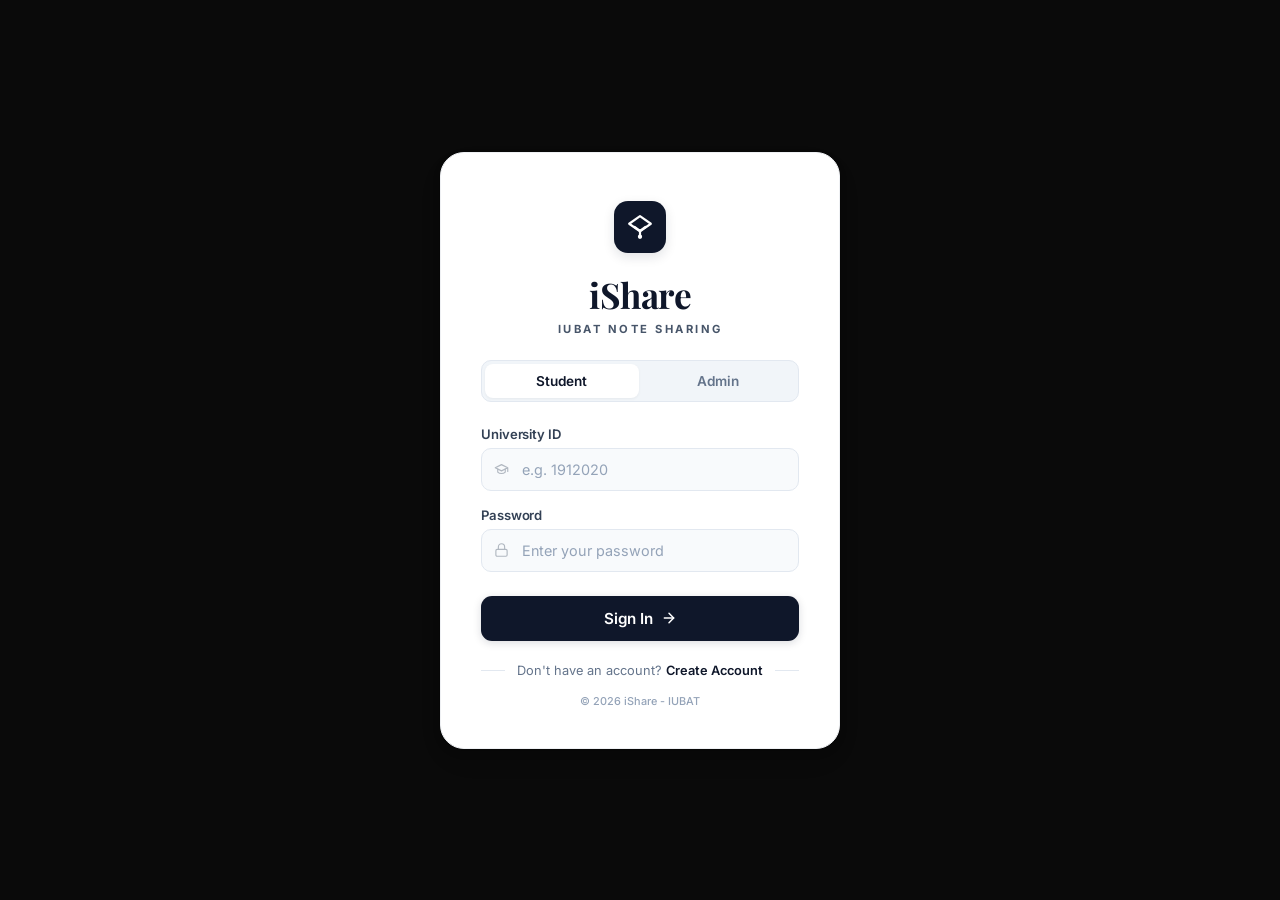
<file: student-messaging.html>
<!-- ============================================ -->
<!-- Messaging - iShare IUBAT                       -->
<!-- মেসেজিং: ছাত্র-ছাত্রদের চ্যাট সিস্টেম                  -->
<!-- ============================================ -->

<!DOCTYPE html>
<html lang="en">
<head>
    <!-- মেটা সেটিংস -->
    <meta charset="UTF-8">
    <meta name="viewport" content="width=device-width, initial-scale=1.0">
    <title>Messaging - iShare IUBAT</title>

    <!-- গুগল ফন্টস -->
    <link rel="preconnect" href="https://fonts.googleapis.com">
    <link rel="preconnect" href="https://fonts.gstatic.com" crossorigin>
    <link href="https://fonts.googleapis.com/css2?family=Inter:wght@300;400;500;600;700;800&family=Playfair+Display:wght@700&display=swap" rel="stylesheet">

    <!-- স্টুডেন্ট হোম CSS (শেয়ার করা) ও মেসেজিং CSS -->
    <link rel="stylesheet" href="student-home.css">
    <link rel="stylesheet" href="student-messaging.css">
</head>
<body>
    <!-- ==================== টপবার ==================== -->
    <header class="topbar">
        <div class="topbar-left">
            <a href="#" class="topbar-logo">
                <div class="topbar-logo-icon">
                    <svg viewBox="0 0 24 24"><path d="M12 2L2 9l10 7 10-7-10-7z"/><path d="M7 12l5 3.5 5-3.5"/><path d="M12 16v4"/><circle cx="12" cy="21" r="1"/></svg>
                </div>
                <div>
                    <div class="topbar-logo-text">iShare</div>
                    <div class="topbar-logo-badge">IUBAT</div>
                </div>
            </a>
        </div>
        <div class="topbar-center">
            <div class="topbar-search-wrapper">
                <svg class="topbar-search-icon" viewBox="0 0 24 24"><circle cx="11" cy="11" r="8"/><line x1="21" y1="21" x2="16.65" y2="16.65"/></svg>
                <input type="text" class="topbar-search" placeholder="Search notes, slides, course codes (e.g. CSE321)...">
            </div>
        </div>
        <div class="topbar-actions">
            <button class="topbar-ai-btn" type="button">
                <svg viewBox="0 0 24 24"><path d="M12 2a10 10 0 1 0 10 10A10 10 0 0 0 12 2zm0 18a8 8 0 1 1 8-8 8 8 0 0 1-8 8z"/><path d="M12 6v6l4 2"/></svg>
                Gemma 3 AI
            </button>
            <div class="notification-wrapper" id="notificationWrapper">
                <button class="topbar-icon-btn" id="notificationBtn" title="Notifications" type="button">
                    <svg viewBox="0 0 24 24" fill="none" stroke="currentColor" stroke-width="2" stroke-linecap="round" stroke-linejoin="round"><path d="M6 8a6 6 0 0 1 12 0c0 7 3 9 3 9H3s3-2 3-9"/><path d="M10.3 21a1.94 1.94 0 0 0 3.4 0"/></svg>
                    <span class="topbar-badge" id="notificationBadge" style="display:none;">0</span>
                </button>
                <div class="notification-dropdown" id="notificationDropdown">
                    <div class="notification-header">
                        <h3>Notifications</h3>
                        <div class="notification-header-actions">
                            <button class="mark-all-read" id="markAllRead" type="button">Mark all as read</button>
                            <button class="delete-all" id="deleteAllNotifications" type="button">Delete all</button>
                        </div>
                    </div>
                    <div class="notification-list" id="notificationList">
                        <div class="notification-empty">No notifications yet.</div>
                    </div>
                </div>
            </div>
            <div class="topbar-avatar" id="studentAvatar" title="My Profile">TP</div>
        </div>
    </header>

    <!-- ==================== লেআউট ==================== -->
    <div class="layout">
        <aside class="sidebar">
            <div class="sidebar-profile">
                <div class="sidebar-profile-card">
                    <div class="sidebar-avatar" id="sidebarAvatar">TP</div>
                    <div class="sidebar-profile-info">
                        <div class="sidebar-profile-name" id="sidebarName">Tanwin Podishetty</div>
                        <div class="sidebar-profile-dept" id="sidebarDept">Computer Science & Engin..</div>
                    </div>
                </div>
            </div>
            <nav class="sidebar-nav">
                <button class="nav-item" type="button" onclick="window.location.href='student-home.html'">
                    <span class="nav-icon"><svg viewBox="0 0 24 24"><path d="M3 9l9-7 9 7v11a2 2 0 0 1-2 2H5a2 2 0 0 1-2-2z"/><polyline points="9 22 9 12 15 12 15 22"/></svg></span>
                    Home
                </button>
                <button class="nav-item" type="button" onclick="window.location.href='student-people.html'">
                    <span class="nav-icon"><svg viewBox="0 0 24 24"><path d="M20 21v-2a4 4 0 0 0-4-4H8a4 4v2a4 4 0 0 0-4 4v2"/><circle cx="12" cy="7" r="4"/></svg></span>
                    People
                </button>
                <button class="nav-item active" type="button" onclick="window.location.href='student-messaging.html'">
                    <span class="nav-icon"><svg viewBox="0 0 24 24"><path d="M21 15a2 2 0 0 1-2 2H7l-4 4V5a2 2 0 0 1 2-2h14a2 2 0 0 1 2 2z"/></svg></span>
                    Messaging
                    <span class="nav-dot"></span>
                </button>
            </nav>
            <div class="sidebar-footer">
                <button class="sidebar-logout" type="button" id="sidebarLogoutBtn">
                    <svg viewBox="0 0 24 24"><path d="M9 21H5a2 2 0 0 1-2-2V5a2 2 0 0 1 2-2h4"/><polyline points="16 17 21 12 16 7"/><line x1="21" y1="12" x2="9" y2="12"/></svg>
                    Logout
                </button>
            </div>
        </aside>

        <!-- ==================== মেসেজিং এরিয়া ==================== -->
        <div class="main-area">
            <main class="content">
                <div class="messaging-layout">
                    <!-- লেফট: কনভারসেশন লিস্ট -->
                    <div class="messaging-sidebar">
                        <div class="messaging-sidebar-header">
                            <div class="messaging-sidebar-title">Conversations</div>
                            <!-- কনভারসেশন সার্চ -->
                            <input type="text" class="messaging-search" placeholder="Search people..." id="messagingSearch">
                        </div>
                        <div class="messaging-list" id="messagingList"></div>
                    </div>
                    <!-- রাইট: চ্যাট এরিয়া -->
                    <div class="messaging-main" id="messagingMain">
                        <div class="messaging-placeholder">
                            <div class="messaging-placeholder-icon">
                                <svg viewBox="0 0 24 24" fill="none" stroke="currentColor" stroke-width="1.5" stroke-linecap="round" stroke-linejoin="round"><path d="M21 15a2 2 0 0 1-2 2H7l-4 4V5a2 2 0 0 1 2-2h14a2 2 0 0 1 2 2z"/></svg>
                            </div>
                            <div class="messaging-placeholder-title">Select a conversation</div>
                            <div class="messaging-placeholder-desc">Choose a person from the list to start chatting.</div>
                        </div>
                    </div>
                </div>
            </main>
        </div>
    </div>

    <!-- টোস্ট -->
    <div class="toast" id="toast"></div>

    <!-- প্রোফাইল মোডাল -->
    <div class="modal-overlay" id="profileModal">
        <div class="modal-card profile-modal">
            <div class="modal-header">
                <div class="modal-title">My Profile</div>
                <button class="modal-close" id="closeProfileModal" type="button">&times;</button>
            </div>
            <div class="modal-body profile-modal-body">
                <div class="profile-avatar" id="profileModalAvatar">TP</div>
                <div class="profile-name" id="profileModalName">Student</div>
                <div class="profile-dept" id="profileModalDept">Student</div>
                <div class="profile-details">
                    <div class="profile-detail-item">
                        <span class="profile-detail-label">Student ID</span>
                        <span class="profile-detail-value" id="profileModalStudentId">-</span>
                    </div>
                    <div class="profile-detail-item">
                        <span class="profile-detail-label">Department</span>
                        <span class="profile-detail-value" id="profileModalDeptDetail">-</span>
                    </div>
                    <div class="profile-detail-item">
                        <span class="profile-detail-label">Account Type</span>
                        <span class="profile-detail-value" id="profileModalType">-</span>
                    </div>
                    <div class="profile-detail-item">
                        <span class="profile-detail-label">Email</span>
                        <span class="profile-detail-value" id="profileModalEmail">-</span>
                    </div>
                </div>
                <div class="profile-stats">
                    <div class="profile-stat">
                        <span class="profile-stat-value" id="profileModalNotes">0</span>
                        <span class="profile-stat-label">Notes Posted</span>
                    </div>
                    <div class="profile-stat">
                        <span class="profile-stat-value" id="profileModalDownloads">0</span>
                        <span class="profile-stat-label">Downloads</span>
                    </div>
                </div>
            </div>
        </div>
    </div>

    <!-- মেসেজিং পেজের JavaScript -->
    <script src="student-messaging.js"></script>
    <script src="ai-assistant.js"></script>
</body>
</html>
</file>
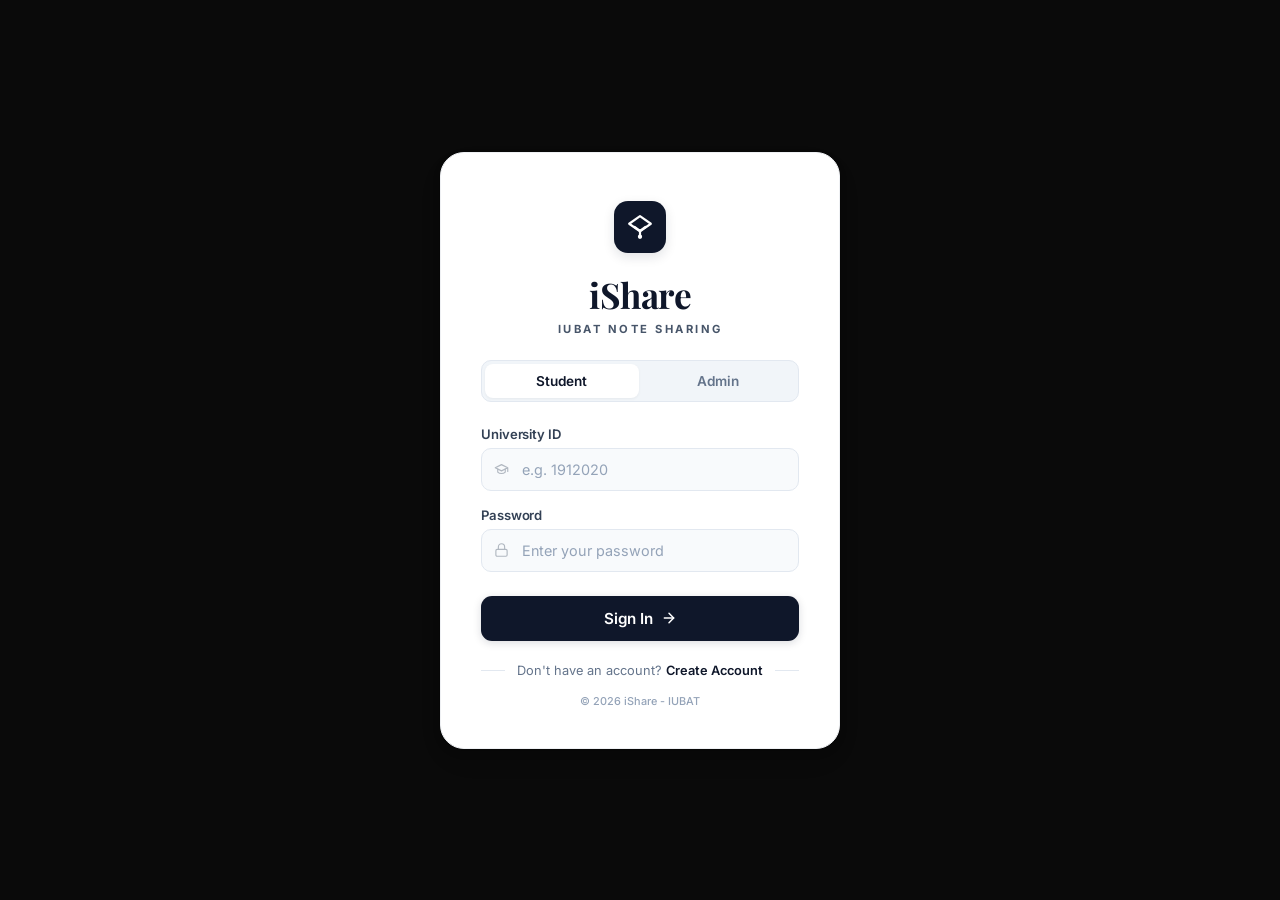
<file: student-people.html>
<!-- ============================================ -->
<!-- People - iShare IUBAT                          -->
<!-- পিপল ডিরেক্টরি: ছাত্র-ছাত্রীদের-directory           -->
<!-- ============================================ -->

<!DOCTYPE html>
<html lang="en">
<head>
    <!-- মেটা সেটিংস -->
    <meta charset="UTF-8">
    <meta name="viewport" content="width=device-width, initial-scale=1.0">
    <title>People - iShare IUBAT</title>

    <!-- গুগল ফন্টস -->
    <link rel="preconnect" href="https://fonts.googleapis.com">
    <link rel="preconnect" href="https://fonts.gstatic.com" crossorigin>
    <link href="https://fonts.googleapis.com/css2?family=Inter:wght@300;400;500;600;700;800&family=Playfair+Display:wght@700&display=swap" rel="stylesheet">

    <!-- স্টুডেন্ট হোম CSS (শেয়ার করা) ও পিপল পেজ CSS -->
    <link rel="stylesheet" href="student-home.css">
    <link rel="stylesheet" href="student-people.css">
</head>
<body>
    <!-- ==================== টপবার ==================== -->
    <header class="topbar">
        <div class="topbar-left">
            <a href="#" class="topbar-logo">
                <div class="topbar-logo-icon">
                    <svg viewBox="0 0 24 24"><path d="M12 2L2 9l10 7 10-7-10-7z"/><path d="M7 12l5 3.5 5-3.5"/><path d="M12 16v4"/><circle cx="12" cy="21" r="1"/></svg>
                </div>
                <div>
                    <div class="topbar-logo-text">iShare</div>
                    <div class="topbar-logo-badge">IUBAT</div>
                </div>
            </a>
        </div>
        <div class="topbar-center">
            <div class="topbar-search-wrapper">
                <svg class="topbar-search-icon" viewBox="0 0 24 24" fill="none" stroke="currentColor" stroke-width="2" stroke-linecap="round" stroke-linejoin="round"><circle cx="11" cy="11" r="8"/><line x1="21" y1="21" x2="16.65" y2="16.65"/></svg>
                <!-- পিপল সার্চ: নাম, স্কিল, রিসার্চ দিয়ে সার্চ -->
                <input type="text" class="topbar-search" placeholder="Find by name, skill, research..." id="peopleSearch">
            </div>
        </div>
        <div class="topbar-actions">
            <button class="topbar-ai-btn" type="button">
                <svg viewBox="0 0 24 24"><path d="M12 2a10 10 0 1 0 10 10A10 10 0 0 0 12 2zm0 18a8 8 0 1 1 8-8 8 8 0 0 1-8 8z"/><path d="M12 6v6l4 2"/></svg>
                Gemma 3 AI
            </button>
            <div class="notification-wrapper" id="notificationWrapper">
                <button class="topbar-icon-btn" id="notificationBtn" title="Notifications" type="button">
                    <svg viewBox="0 0 24 24" fill="none" stroke="currentColor" stroke-width="2" stroke-linecap="round" stroke-linejoin="round"><path d="M6 8a6 6 0 0 1 12 0c0 7 3 9 3 9H3s3-2 3-9"/><path d="M10.3 21a1.94 1.94 0 0 0 3.4 0"/></svg>
                    <span class="topbar-badge" id="notificationBadge" style="display:none;">0</span>
                </button>
                <div class="notification-dropdown" id="notificationDropdown">
                    <div class="notification-header">
                        <h3>Notifications</h3>
                        <div class="notification-header-actions">
                            <button class="mark-all-read" id="markAllRead" type="button">Mark all as read</button>
                            <button class="delete-all" id="deleteAllNotifications" type="button">Delete all</button>
                        </div>
                    </div>
                    <div class="notification-list" id="notificationList">
                        <div class="notification-empty">No notifications yet.</div>
                    </div>
                </div>
            </div>
            <div class="topbar-avatar" id="studentAvatar" title="My Profile">TP</div>
        </div>
    </header>

    <!-- ==================== লেআউট ==================== -->
    <div class="layout">
        <aside class="sidebar">
            <div class="sidebar-profile">
                <div class="sidebar-profile-card">
                    <div class="sidebar-avatar" id="sidebarAvatar">TP</div>
                    <div class="sidebar-profile-info">
                        <div class="sidebar-profile-name" id="sidebarName">Tanwin Podishetty</div>
                        <div class="sidebar-profile-dept" id="sidebarDept">Computer Science & Engin..</div>
                    </div>
                </div>
            </div>
            <nav class="sidebar-nav">
                <button class="nav-item" type="button" onclick="window.location.href='student-home.html'">
                    <span class="nav-icon"><svg viewBox="0 0 24 24"><path d="M3 9l9-7 9 7v11a2 2 0 0 1-2 2H5a2 2 0 0 1-2-2z"/><polyline points="9 22 9 12 15 12 15 22"/></svg></span>
                    Home
                </button>
                <button class="nav-item active" type="button" onclick="window.location.href='student-people.html'">
                    <span class="nav-icon"><svg viewBox="0 0 24 24"><path d="M20 21v-2a4 4 0 0 0-4-4H8a4 4v2a4 4 0 0 0-4 4v2"/><circle cx="12" cy="7" r="4"/></svg></span>
                    People
                </button>
                <button class="nav-item" type="button" onclick="window.location.href='student-messaging.html'">
                    <span class="nav-icon"><svg viewBox="0 0 24 24"><path d="M21 15a2 2 0 0 1-2 2H7l-4 4V5a2 2 0 0 1 2-2h14a2 2 0 0 1 2 2z"/></svg></span>
                    Messaging
                    <span class="nav-dot"></span>
                </button>
            </nav>
            <div class="sidebar-footer">
                <button class="sidebar-logout" type="button" id="sidebarLogoutBtn">
                    <svg viewBox="0 0 24 24"><path d="M9 21H5a2 2 0 0 1-2-2V5a2 2 0 0 1 2-2h4"/><polyline points="16 17 21 12 16 7"/><line x1="21" y1="12" x2="9" y2="12"/></svg>
                    Logout
                </button>
            </div>
        </aside>

        <div class="main-area">
            <main class="content">
                <!-- পিপল পেজ: ব্রেডক্রাম, টাইটেল, সাবটাইটেল -->
                <div class="people-page">
                    <div class="people-breadcrumb">Department / <span id="deptName">CSE Department</span></div>
                    <h1 class="people-title">People Directory</h1>
                    <p class="people-subtitle">Connect with student scholars, researchers, and peers across academic departments.</p>

                    <!-- টুলবার: সার্চ ও ভিউ টগল -->
                    <div class="people-toolbar">
                        <div class="people-search">
                            <svg class="people-search-icon" viewBox="0 0 24 24" fill="none" stroke="currentColor" stroke-width="2" stroke-linecap="round" stroke-linejoin="round"><circle cx="11" cy="11" r="8"/><line x1="21" y1="21" x2="16.65" y2="16.65"/></svg>
                            <input type="text" class="people-search-input" placeholder="Find by name, skill, research..." id="peopleSearch">
                        </div>
                        <div class="people-filters">
                            <button class="people-view-btn" type="button" title="Grid view">
                                <svg viewBox="0 0 24 24" fill="none" stroke="currentColor" stroke-width="2" stroke-linecap="round" stroke-linejoin="round"><rect x="3" y="3" width="7" height="7"/><rect x="14" y="3" width="7" height="7"/><rect x="14" y="14" width="7" height="7"/><rect x="3" y="14" width="7" height="7"/></svg>
                            </button>
                        </div>
                    </div>

                    <!-- পিপল গ্রিড: সব প্রোফাইল কার্ড -->
                    <div class="people-grid" id="peopleGrid"></div>

                    <!-- পেজিনেশন:-previous, next, পেজ নম্বর -->
                    <div class="people-pagination" id="peoplePagination">
                        <button class="page-btn" type="button" id="prevPage">&lt;</button>
                        <button class="page-btn active" type="button" data-page="1">1</button>
                        <button class="page-btn" type="button" data-page="2">2</button>
                        <button class="page-btn" type="button" data-page="3">3</button>
                        <span class="page-ellipsis">...</span>
                        <button class="page-btn" type="button" data-page="10">10</button>
                        <button class="page-btn" type="button" id="nextPage">&gt;</button>
                    </div>
                </div>
            </main>
        </div>
    </div>

    <!-- টোস্ট -->
    <div class="toast" id="toast"></div>

    <!-- প্রোফাইল মোডাল -->
    <div class="modal-overlay" id="profileModal">
        <div class="modal-card profile-modal">
            <div class="modal-header">
                <div class="modal-title">My Profile</div>
                <button class="modal-close" id="closeProfileModal" type="button">&times;</button>
            </div>
            <div class="modal-body profile-modal-body">
                <div class="profile-avatar" id="profileModalAvatar">TP</div>
                <div class="profile-name" id="profileModalName">Student</div>
                <div class="profile-dept" id="profileModalDept">Student</div>
                <div class="profile-details">
                    <div class="profile-detail-item">
                        <span class="profile-detail-label">Student ID</span>
                        <span class="profile-detail-value" id="profileModalStudentId">-</span>
                    </div>
                    <div class="profile-detail-item">
                        <span class="profile-detail-label">Department</span>
                        <span class="profile-detail-value" id="profileModalDeptDetail">-</span>
                    </div>
                    <div class="profile-detail-item">
                        <span class="profile-detail-label">Account Type</span>
                        <span class="profile-detail-value" id="profileModalType">-</span>
                    </div>
                    <div class="profile-detail-item">
                        <span class="profile-detail-label">Email</span>
                        <span class="profile-detail-value" id="profileModalEmail">-</span>
                    </div>
                </div>
                <div class="profile-stats">
                    <div class="profile-stat">
                        <span class="profile-stat-value" id="profileModalNotes">0</span>
                        <span class="profile-stat-label">Notes Posted</span>
                    </div>
                    <div class="profile-stat">
                        <span class="profile-stat-value" id="profileModalDownloads">0</span>
                        <span class="profile-stat-label">Downloads</span>
                    </div>
                </div>
            </div>
        </div>
    </div>

    <!-- পিপল পেজের JavaScript -->
    <script src="student-people.js"></script>
    <script src="ai-assistant.js"></script>
</body>
</html>
</file>
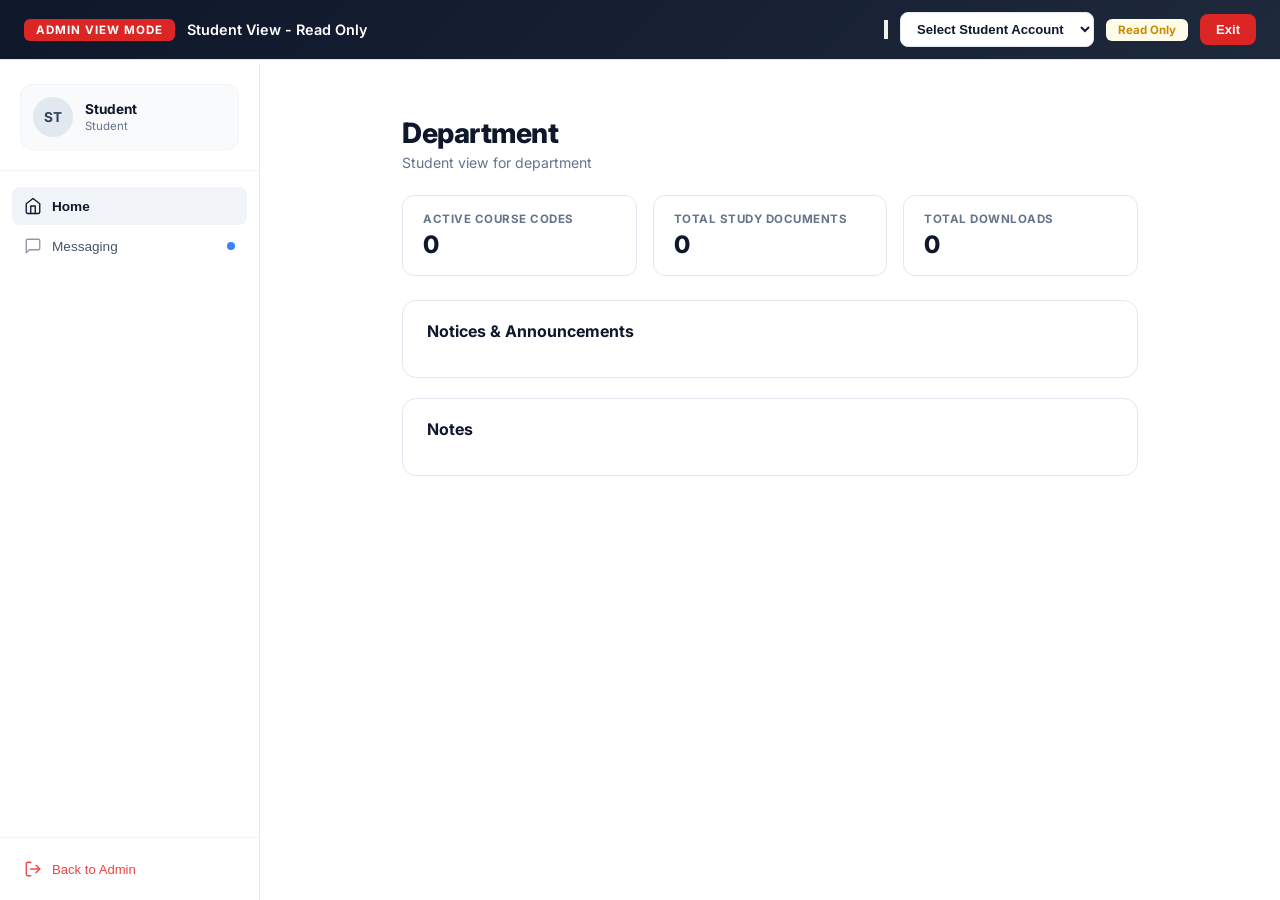
<file: student-view.html>
<!-- ============================================ -->
<!-- Student View - iShare IUBAT                     -->
<!-- স্টুডেন্ট ভিউ: অ্যাডমিনের জন্য রিড-অনলি ভিউ          -->
<!-- ============================================ -->

<!DOCTYPE html>
<html lang="en">
<head>
    <!-- মেটা সেটিংস -->
    <meta charset="UTF-8">
    <meta name="viewport" content="width=device-width, initial-scale=1.0">
    <title>Student View - iShare IUBAT</title>

    <!-- গুগল ফন্টস -->
    <link rel="preconnect" href="https://fonts.googleapis.com">
    <link rel="preconnect" href="https://fonts.gstatic.com" crossorigin>
    <link href="https://fonts.googleapis.com/css2?family=Inter:wght@300;400;500;600;700;800&family=Playfair+Display:wght@700&display=swap" rel="stylesheet">

    <!-- স্টুডেন্ট হোম CSS ও স্টুডেন্ট ভিউ স্টাইল -->
    <link rel="stylesheet" href="student-home.css">
    <style>
        /* অ্যাডমিন ভিউ ব্যানার: গ্যাডিয়েন্ট ব্যাকগ্রাউন্ড */
        .admin-view-banner { background: linear-gradient(135deg, #0f172a 0%, #1e293b 100%); color: #ffffff; padding: 12px 24px; display: flex; align-items: center; justify-content: space-between; gap: 16px; border-bottom: 1px solid #e2e8f0; }
        .admin-view-banner-left { display: flex; align-items: center; gap: 12px; }
        .admin-view-badge { background: #dc2626; color: #ffffff; padding: 4px 12px; border-radius: 6px; font-size: 0.72rem; font-weight: 700; text-transform: uppercase; letter-spacing: 1px; }
        .admin-view-title { font-size: 0.9rem; font-weight: 600; }
        .admin-view-select { padding: 8px 12px; border-radius: 8px; border: 1.5px solid #e2e8f0; font-size: 0.82rem; background: #ffffff; color: #0f172a; font-weight: 600; cursor: pointer; outline: none; }
        .admin-view-select:focus { border-color: #0f172a; }
        .readonly-badge { background: #fefce8; color: #ca8a04; padding: 4px 12px; border-radius: 6px; font-size: 0.72rem; font-weight: 700; }

        /* স্টুডেন্ট ভিউ কন্টেইনার */
        .student-view-container { padding: 28px 32px; max-width: 900px; width: 100%; margin: 0 auto; }
        .student-view-header { margin-bottom: 24px; }
        .student-view-header h1 { font-size: 1.75rem; font-weight: 800; color: #0f172a; letter-spacing: -0.5px; margin-bottom: 4px; }
        .student-view-header p { font-size: 0.88rem; color: #64748b; }

        /* স্ট্যাটistik গ্রিড */
        .student-view-stats { display: grid; grid-template-columns: repeat(3, 1fr); gap: 16px; margin-bottom: 24px; }
        .student-view-stat { background: #ffffff; border: 1px solid #e2e8f0; border-radius: 12px; padding: 16px 20px; }
        .student-view-stat-label { font-size: 0.72rem; font-weight: 700; color: #64748b; text-transform: uppercase; letter-spacing: 0.5px; margin-bottom: 4px; }
        .student-view-stat-value { font-size: 1.5rem; font-weight: 800; color: #0f172a; }

        /* সেকশন */
        .student-view-section { background: #ffffff; border: 1px solid #e2e8f0; border-radius: 14px; padding: 20px 24px; margin-bottom: 20px; }
        .student-view-section-title { font-size: 1rem; font-weight: 700; color: #0f172a; margin-bottom: 16px; }

        /* নোটিস */
        .student-view-notice { background: linear-gradient(135deg, #fffbeb 0%, #fef3c7 100%); border: 1px solid #fde68a; border-radius: 12px; padding: 16px 20px; margin-bottom: 12px; }
        .student-view-notice-title { font-size: 0.85rem; font-weight: 700; color: #92400e; margin-bottom: 4px; }
        .student-view-notice-desc { font-size: 0.78rem; color: #64748b; }
        .student-view-empty { text-align: center; padding: 32px 20px; color: #94a3b8; font-size: 0.85rem; }

        /* নোট */
        .student-view-note { background: #ffffff; border: 1px solid #e2e8f0; border-radius: 12px; padding: 16px 20px; margin-bottom: 12px; }
        .student-view-note-title { font-size: 0.92rem; font-weight: 700; color: #0f172a; margin-bottom: 4px; }
        .student-view-note-meta { font-size: 0.78rem; color: #64748b; }

        /* প্রোফাইল মোডাল */
        .student-view-overlay { position: fixed; inset: 0; background: rgba(15,23,42,0.5); z-index: 300; display: none; align-items: center; justify-content: center; padding: 24px; }
        .student-view-overlay.show { display: flex; }
        .student-view-modal { background: #ffffff; border-radius: 16px; width: 100%; max-width: 480px; max-height: 90vh; overflow-y: auto; box-shadow: 0 20px 60px rgba(15,23,42,0.2); }
        .student-view-modal-header { display: flex; align-items: center; justify-content: space-between; padding: 18px 24px; border-bottom: 1px solid #f1f5f9; }
        .student-view-modal-title { font-size: 1rem; font-weight: 700; color: #0f172a; }
        .student-view-modal-close { width: 32px; height: 32px; border-radius: 8px; border: none; background: transparent; cursor: pointer; font-size: 1.2rem; color: #64748b; display: inline-flex; align-items: center; justify-content: center; transition: all 0.15s; }
        .student-view-modal-close:hover { background: #f1f5f9; color: #0f172a; }
        .student-view-modal-body { padding: 24px; }

        @media (max-width: 768px) {
            .admin-view-banner { flex-direction: column; gap: 10px; align-items: stretch; }
            .admin-view-select { width: 100%; }
            .student-view-container { padding: 20px; }
            .student-view-stats { grid-template-columns: 1fr; }
            .student-view-header h1 { font-size: 1.4rem; }
        }
    </style>
</head>
<body>
    <!-- অ্যাডমিন ভিউ ব্যানার -->
    <div class="admin-view-banner">
        <div class="admin-view-banner-left">
            <span class="admin-view-badge">Admin View Mode</span>
            <span class="admin-view-title">Student View - Read Only</span>
        </div>
        <div style="display: flex; align-items: center; gap: 12px;">
            <button class="mobile-menu-btn" id="mobileMenuBtn" type="button" aria-label="Menu">
                <svg viewBox="0 0 24 24" fill="none" stroke="currentColor" stroke-width="2" stroke-linecap="round" stroke-linejoin="round"><line x1="3" y1="12" x2="21" y2="12"/><line x1="3" y1="6" x2="21" y2="6"/><line x1="3" y1="18" x2="21" y2="18"/></svg>
            </button>
            <!-- স্টুডেন্ট অ্যাকাউন্ট সিলেক্টর -->
            <select class="admin-view-select" id="studentSelector">
                <option value="">Select Student Account</option>
            </select>
            <span class="readonly-badge">Read Only</span>
            <button class="admin-view-select" onclick="window.location.href='admin-dashboard.html'" style="cursor: pointer; border: none; background: #dc2626; color: #ffffff; padding: 8px 16px; border-radius: 8px; font-weight: 600;">Exit</button>
        </div>
    </div>

    <!-- ==================== লেআউট ==================== -->
    <div class="layout">
        <aside class="sidebar">
            <div class="sidebar-profile">
                <div class="sidebar-profile-card">
                    <div class="sidebar-avatar" id="sidebarAvatar">ST</div>
                    <div class="sidebar-profile-info">
                        <div class="sidebar-profile-name" id="sidebarName">Student</div>
                        <div class="sidebar-profile-dept" id="sidebarDept">Student</div>
                    </div>
                </div>
            </div>
            <nav class="sidebar-nav">
                <button class="nav-item active" type="button">
                    <span class="nav-icon"><svg viewBox="0 0 24 24"><path d="M3 9l9-7 9 7v11a2 2 0 0 1-2 2H5a2 2 0 0 1-2-2z"/><polyline points="9 22 9 12 15 12 15 22"/></svg></span>
                    Home
                </button>
                <button class="nav-item" type="button">
                    <span class="nav-icon"><svg viewBox="0 0 24 24"><path d="M21 15a2 2 0 0 1-2 2H7l-4 4V5a2 2 0 0 1 2-2h14a2 2 0 0 1 2 2z"/></svg></span>
                    Messaging
                    <span class="nav-dot"></span>
                </button>
            </nav>
            <div class="sidebar-footer">
                <button class="sidebar-logout" type="button" id="sidebarLogoutBtn">
                    <svg viewBox="0 0 24 24"><path d="M9 21H5a2 2 0 0 1-2-2V5a2 2 0 0 1 2-2h4"/><polyline points="16 17 21 12 16 7"/><line x1="21" y1="12" x2="9" y2="12"/></svg>
                    Back to Admin
                </button>
            </div>
        </aside>
        <div class="mobile-sidebar-overlay" id="mobileSidebarOverlay"></div>
        <div class="main-area">
            <main class="content">
                <div class="student-view-container">
                    <div class="student-view-header">
                        <h1 id="deptTitle">Department</h1>
                        <p id="deptDesc">Student view for department</p>
                    </div>

                    <!-- স্ট্যাটistik -->
                    <div class="student-view-stats">
                        <div class="student-view-stat">
                            <div class="student-view-stat-label">Active Course Codes</div>
                            <div class="student-view-stat-value" id="activeCourseCodesStat">0</div>
                        </div>
                        <div class="student-view-stat">
                            <div class="student-view-stat-label">Total Study Documents</div>
                            <div class="student-view-stat-value" id="totalStudyDocumentsStat">0</div>
                        </div>
                        <div class="student-view-stat">
                            <div class="student-view-stat-label">Total Downloads</div>
                            <div class="student-view-stat-value" id="totalDownloadsStat">0</div>
                        </div>
                    </div>

                    <!-- নোটিশ -->
                    <div class="student-view-section">
                        <div class="student-view-section-title">Notices & Announcements</div>
                        <div id="noticeContainer"></div>
                    </div>

                    <!-- নোটস -->
                    <div class="student-view-section">
                        <div class="student-view-section-title">Notes</div>
                        <div id="notesContainer"></div>
                    </div>
                </div>
            </main>
        </div>
    </div>

    <!-- টোস্ট -->
    <div class="toast" id="toast"></div>

    <!-- প্রোফাইল মোডাল -->
    <div class="student-view-overlay" id="profileModal">
        <div class="student-view-modal">
            <div class="student-view-modal-header">
                <div class="student-view-modal-title">My Profile</div>
                <button class="student-view-modal-close" id="closeProfileModal" type="button">&times;</button>
            </div>
            <div class="student-view-modal-body" id="profileModalBody">
            </div>
        </div>
    </div>

    <!-- ============================================ -->
    <!-- স্টুডেন্ট ভিউ JavaScript                                -->
    <!-- ============================================ -->
    <script>
        const NOTES_KEY = 'ishare_notes';
        const STORAGE_KEY = 'ishare_announcements';

        function escapeHtml(text) { const div = document.createElement('div'); div.textContent = text; return div.innerHTML; }
        function formatTime(timestamp) {
            if (!timestamp) return '';
            const diff = Date.now() - timestamp;
            const minutes = Math.floor(diff / 60000);
            if (minutes < 1) return 'Just now';
            if (minutes < 60) return minutes + 'm ago';
            const hours = Math.floor(minutes / 60);
            if (hours < 24) return hours + 'h ago';
            const days = Math.floor(hours / 24);
            if (days < 7) return days + 'd ago';
            return new Date(timestamp).toLocaleDateString('en-US', { month: 'short', day: 'numeric', year: 'numeric' });
        }
        function getNotes() { try { return JSON.parse(localStorage.getItem(NOTES_KEY) || '[]'); } catch { return []; } }
        function getAnnouncements() { try { return JSON.parse(localStorage.getItem(STORAGE_KEY) || '[]'); } catch { return []; } }
        function showToast(message, type) { type = type || 'success'; const toast = document.getElementById('toast'); toast.textContent = message; toast.className = 'toast ' + type; setTimeout(function() { toast.classList.add('show'); }, 10); setTimeout(function() { toast.classList.remove('show'); }, 3500); }

        // অ্যানাউন্সমেন্ট রেন্ডার
        function renderNotices() {
            const container = document.getElementById('noticeContainer');
            if (!container) return;
            const announcements = getAnnouncements();
            if (!Array.isArray(announcements) || announcements.length === 0) { container.innerHTML = '<div class="student-view-empty">No announcements yet.</div>'; return; }
            container.innerHTML = announcements.map(function(a) {
                const time = a.createdAt ? new Date(a.createdAt).toLocaleString('en-US', { month: 'short', day: 'numeric', year: 'numeric', hour: '2-digit', minute: '2-digit' }) : '';
                return '<div class="student-view-notice"><div class="student-view-notice-title">' + escapeHtml(a.title || '') + '</div><div class="student-view-notice-desc">' + escapeHtml(a.body || '') + ' <span style="color:#94a3b8;font-size:0.72rem;">· ' + escapeHtml(time) + '</span></div></div>';
            }).join('');
        }

        // নোট রেন্ডার
        function renderNotes(notes) {
            const notesContainer = document.getElementById('notesContainer');
            if (!notesContainer) return;
            const visibleNotes = notes.filter(function(n) { return n.department === currentViewDept; });
            if (!visibleNotes || visibleNotes.length === 0) { notesContainer.innerHTML = '<div class="student-view-empty">No notes found for this department.</div>'; return; }
            notesContainer.innerHTML = visibleNotes.map(function(note) {
                const fileIconClass = note.fileType === 'pdf' ? 'pdf' : note.fileType === 'doc' ? 'doc' : note.fileType === 'slides' ? 'slides' : 'code';
                const timeText = note.createdAt ? formatTime(note.createdAt) : '';
                return '<div class="student-view-note"><div class="student-view-note-title">' + escapeHtml(note.title || 'Untitled') + '</div><div class="student-view-note-meta">' + escapeHtml(note.courseCode || '') + ' · ' + escapeHtml(timeText) + ' · by ' + escapeHtml(note.author || '') + '</div>' + (note.description ? '<div style="font-size:0.82rem;color:#475569;margin-top:6px;">' + escapeHtml(note.description) + '</div>' : '') + '</div>';
            }).join('');
        }

        // স্ট্যাটistik আপডেট
        function updateStats() {
            const notes = getNotes();
            const deptNotes = notes.filter(function(n) { return n.department === currentViewDept; });
            const courseCodes = new Set();
            deptNotes.forEach(function(n) { if (n.courseCode && n.courseCode.trim()) { courseCodes.add(n.courseCode.trim().toUpperCase()); } });
            const totalDownloads = deptNotes.reduce(function(sum, n) { return sum + (n.downloads || 0); }, 0);
            const activeEl = document.getElementById('activeCourseCodesStat');
            const docsEl = document.getElementById('totalStudyDocumentsStat');
            const dlEl = document.getElementById('totalDownloadsStat');
            if (activeEl) activeEl.textContent = courseCodes.size;
            if (docsEl) docsEl.textContent = deptNotes.length;
            if (dlEl) dlEl.textContent = totalDownloads;
        }

        // প্রোফাইল মোডাল
        function closeProfileModal() { const modal = document.getElementById('profileModal'); if (modal) modal.classList.remove('show'); }
        function openProfileModal() {
            const modal = document.getElementById('profileModal');
            if (!modal) return;
            const body = document.getElementById('profileModalBody');
            if (!body) return;
            body.innerHTML = '<div style="text-align:center;padding:20px 0;"><div style="width:72px;height:72px;border-radius:50%;background:linear-gradient(135deg,#f1f5f9,#e2e8f0);border:2px solid #e2e8f0;display:flex;align-items:center;justify-content:center;font-size:1.5rem;font-weight:700;color:#334155;margin:0 auto 12px;">' + (currentViewName || 'ST').split(' ').map(n => n[0]).join('').toUpperCase().slice(0, 2) + '</div><div style="font-size:1.1rem;font-weight:700;color:#0f172a;margin-bottom:4px;">' + escapeHtml(currentViewName || 'Student') + '</div><div style="font-size:0.82rem;color:#64748b;margin-bottom:20px;">' + escapeHtml(currentViewDept || 'Student') + '</div><div style="display:flex;flex-direction:column;gap:12px;text-align:left;">' + '<div style="display:flex;justify-content:space-between;padding:10px 12px;border-radius:10px;background:#f8fafc;border:1px solid #f1f5f9;"><span style="font-size:0.78rem;color:#64748b;">Student ID</span><span style="font-size:0.85rem;color:#0f172a;font-weight:600;">' + escapeHtml(currentViewId || '-') + '</span></div>' + '<div style="display:flex;justify-content:space-between;padding:10px 12px;border-radius:10px;background:#f8fafc;border:1px solid #f1f5f9;"><span style="font-size:0.78rem;color:#64748b;">Department</span><span style="font-size:0.85rem;color:#0f172a;font-weight:600;">' + escapeHtml(currentViewDept || '-') + '</span></div>' + '<div style="display:flex;justify-content:space-between;padding:10px 12px;border-radius:10px;background:#f8fafc;border:1px solid #f1f5f9;"><span style="font-size:0.78rem;color:#64748b;">Account Type</span><span style="font-size:0.85rem;color:#0f172a;font-weight:600;">Student</span></div></div></div>';
            modal.classList.add('show');
        }

        // স্টুডেন্ট ভিউ লোড
        let currentViewId = '';
        let currentViewName = '';
        let currentViewDept = '';

        function loadStudentView(studentId, studentName, studentDept) {
            currentViewId = studentId;
            currentViewName = studentName;
            currentViewDept = studentDept;
            const initials = (studentName || 'U').split(' ').map(n => n[0]).join('').toUpperCase().slice(0, 2);
            document.getElementById('sidebarAvatar').textContent = initials || 'ST';
            document.getElementById('sidebarName').textContent = studentName || 'Student';
            document.getElementById('sidebarDept').textContent = (studentDept || 'Student').slice(0, 25);
            document.getElementById('deptTitle').textContent = studentDept || 'Department';
            document.getElementById('deptDesc').textContent = 'Viewing student dashboard for ' + (studentName || 'Student');
            updateStats();
            renderNotices();
            renderNotes(getNotes());
        }

        // ডমContentLoaded
        document.addEventListener('DOMContentLoaded', function() {
            const accounts = JSON.parse(localStorage.getItem('ishare_accounts') || '[]');
            const selector = document.getElementById('studentSelector');
            accounts.filter(function(a) { return (a.accountType || '').toLowerCase() === 'student'; }).forEach(function(a) {
                const option = document.createElement('option');
                option.value = a.studentId;
                option.textContent = a.fullname + ' (' + a.department + ')';
                selector.appendChild(option);
            });
            selector.addEventListener('change', function() {
                const studentId = this.value;
                if (!studentId) return;
                const account = accounts.find(function(a) { return a.studentId === studentId; });
                if (account) { loadStudentView(account.studentId, account.fullname, account.department); }
            });
            if (accounts.length > 0) {
                const firstStudent = accounts.find(function(a) { return (a.accountType || '').toLowerCase() === 'student'; });
                if (firstStudent) { selector.value = firstStudent.studentId; loadStudentView(firstStudent.studentId, firstStudent.fullname, firstStudent.department); }
            }
            document.addEventListener('keydown', function(e) { if (e.key === 'Escape') closeProfileModal(); });

            // প্রোফাইল মোডাল
            document.getElementById('closeProfileModal').addEventListener('click', closeProfileModal);
            document.getElementById('profileModal').addEventListener('click', function(e) { if (e.target === this) closeProfileModal(); });
            document.getElementById('sidebarLogoutBtn').addEventListener('click', function() {
                if (confirm('Exit Student View and return to Admin Dashboard?')) { window.location.href = 'admin-dashboard.html'; }
            });

            // মোবাইল সাইডবার
            (function() {
                const mobileMenuBtn = document.getElementById('mobileMenuBtn');
                const sidebar = document.querySelector('.sidebar');
                const overlay = document.getElementById('mobileSidebarOverlay');
                function closeMobileSidebar() { if (sidebar) sidebar.classList.remove('open'); if (overlay) overlay.classList.remove('show'); document.body.style.overflow = ''; }
                if (mobileMenuBtn) { mobileMenuBtn.addEventListener('click', function() { if (sidebar && sidebar.classList.contains('open')) { closeMobileSidebar(); } else { if (sidebar) sidebar.classList.add('open'); if (overlay) overlay.classList.add('show'); document.body.style.overflow = 'hidden'; } }); }
                if (overlay) { overlay.addEventListener('click', closeMobileSidebar); }
                document.querySelectorAll('.sidebar-nav .nav-item, .sidebar-logout').forEach(function(item) { item.addEventListener('click', function() { if (window.innerWidth <= 768) { closeMobileSidebar(); } }); });
            })();
        });
    </script>
</body>
</html>
</file>
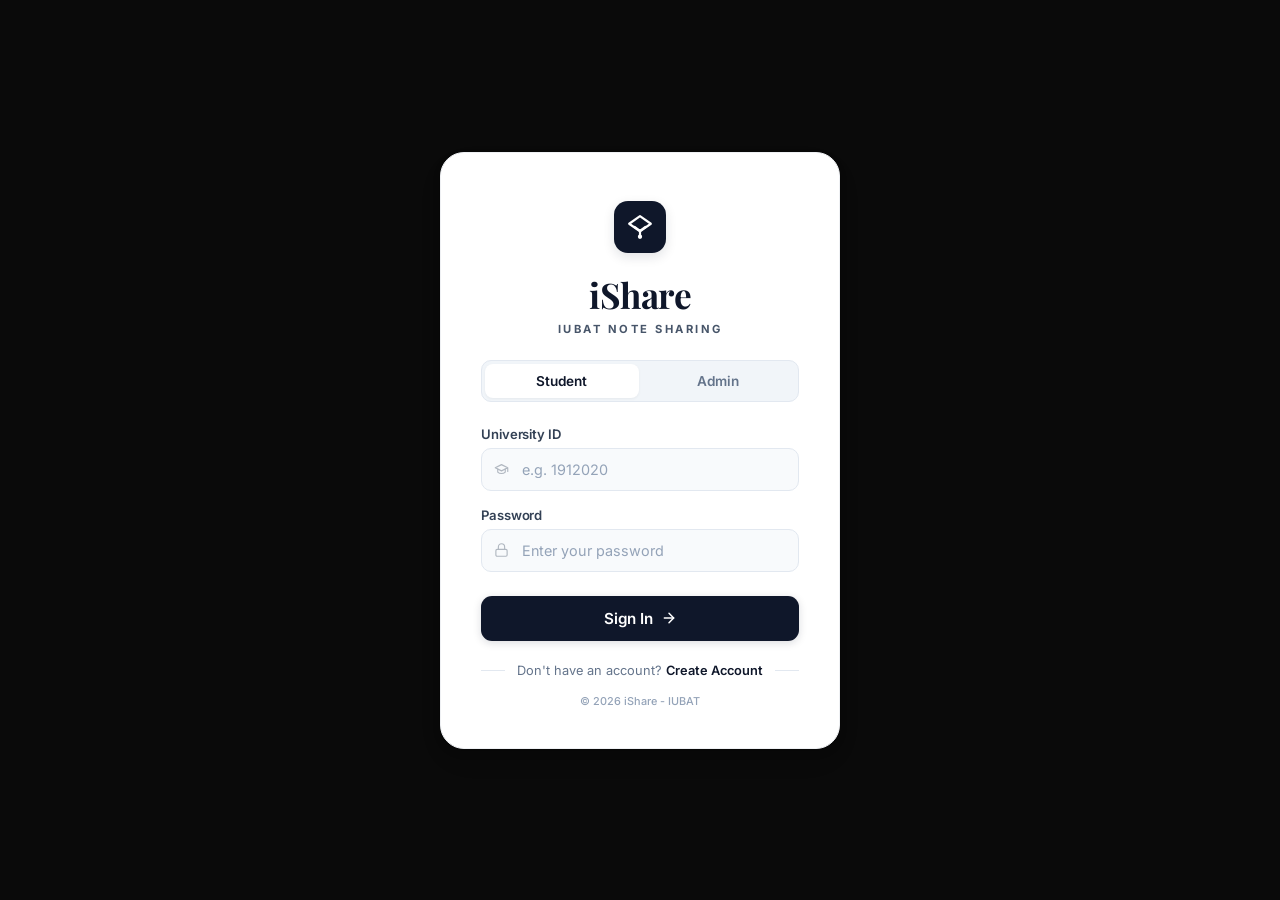
<file: user-management.html>
<!-- ============================================ -->
<!-- User Management - iShare IUBAT                 -->
<!-- ব্যবহারকারী ব্যবস্থাপনা: ইউজার টেবিল, ফিল্টার, ডিসциплиন -->
<!-- ============================================ -->

<!DOCTYPE html>
<html lang="en">
<head>
    <!-- মেটা সেটিংস -->
    <meta charset="UTF-8">
    <meta name="viewport" content="width=device-width, initial-scale=1.0">
    <title>User Management - iShare IUBAT</title>

    <!-- গুগল ফন্টস -->
    <link rel="preconnect" href="https://fonts.googleapis.com">
    <link rel="preconnect" href="https://fonts.gstatic.com" crossorigin>
    <link href="https://fonts.googleapis.com/css2?family=Inter:wght@300;400;500;600;700;800&family=Playfair+Display:wght@700&display=swap" rel="stylesheet">

    <!-- অ্যাডমিন ড্যাশবোর্ড CSS ও ইউজার ম্যানেজমেন্ট CSS -->
    <link rel="stylesheet" href="admin-dashboard.css">
    <link rel="stylesheet" href="user-management.css">
</head>
<body>
    <div class="dashboard-wrapper">
        <!-- ==================== সাইডবার ==================== -->
        <aside class="sidebar">
            <div class="sidebar-header">
                <div class="sidebar-logo">
                    <div class="sidebar-logo-icon">
                        <svg viewBox="0 0 24 24"><path d="M12 2L2 9l10 7 10-7-10-7z"/><path d="M7 12l5 3.5 5-3.5"/><path d="M12 16v4"/><circle cx="12" cy="21" r="1"/></svg>
                    </div>
                    <div>
                        <div class="sidebar-brand">iShare</div>
                        <div class="sidebar-badge">IUBAT</div>
                    </div>
                </div>
            </div>
            <nav class="sidebar-nav">
                <div class="nav-section-title">Admin Governance</div>
                <button class="nav-item" onclick="window.location.href='admin-dashboard.html'">
                    <span class="nav-icon"><svg viewBox="0 0 24 24"><rect x="3" y="3" width="7" height="7"/><rect x="14" y="3" width="7" height="7"/><rect x="14" y="14" width="7" height="7"/><rect x="3" y="14" width="7" height="7"/></svg></span>
                    Platform Overview
                </button>
                <button class="nav-item active">
                    <span class="nav-icon"><svg viewBox="0 0 24 24"><path d="M20 21v-2a4 4 0 0 0-4-4H8a4 4v2a4 4 0 0 0-4 4v2"/><circle cx="12" cy="7" r="4"/></svg></span>
                    User Management
                </button>
                <button class="nav-item" type="button" onclick="window.location.href='department-controls.html'">
                    <span class="nav-icon"><svg viewBox="0 0 24 24"><rect x="2" y="7" width="20" height="14" rx="2" ry="2"/><path d="M16 21V5a2 2 0 0 0-2-2h-4a2 2 0 0 0-2 2v16"/></svg></span>
                    Department Controls
                </button>
                <button class="nav-item" type="button" onclick="window.location.href='announcement-management.html'">
                    <span class="nav-icon"><svg viewBox="0 0 24 24"><path d="M22 17H2a3 3 0 0 0 3-3V9a7 7 0 0 1 14 0v5a3 3 0 0 0 3 3z"/><polyline points="16 17 21 12 16 7"/><line x1="21" y1="12" x2="9" y2="12"/></svg></span>
                    Announcement Management
                    <span class="nav-badge">0</span>
                </button>
                <button class="nav-item" type="button" onclick="window.location.href='student-view.html'">
                    <span class="nav-icon"><svg viewBox="0 0 24 24"><polyline points="17 1 21 5 17 9"/><path d="M3 11V9a4 4 0 0 1 4-4h14"/><polyline points="7 23 3 19 7 15"/><path d="M21 13v2a4 4 0 0 1-4 4H3"/></svg></span>
                    Student View
                    <span class="nav-arrow"><svg viewBox="0 0 24 24"><polyline points="9 18 15 12 9 6"/></svg></span>
                </button>
            </nav>
            <div class="sidebar-footer">
                <div class="sidebar-ai">
                    <div class="sidebar-ai-icon">
                        <svg viewBox="0 0 24 24"><circle cx="12" cy="12" r="10"/><path d="M12 16v-4"/><path d="M12 8h.01"/></svg>
                    </div>
                    <div>
                        <div class="sidebar-ai-text">AI Gemma Assistant</div>
                        <div class="sidebar-ai-sub">Online</div>
                    </div>
                </div>
                <button class="sidebar-bottom-item" onclick="window.location.href='index.html'">
                    <svg viewBox="0 0 24 24"><path d="M9 21H5a2 2 0 0 1-2-2V5a2 2 0 0 1 2-2h4"/><polyline points="16 17 21 12 16 7"/><line x1="21" y1="12" x2="9" y2="12"/></svg>
                    Log Out
                </button>
            </div>
        </aside>
        <div class="mobile-sidebar-overlay" id="mobileSidebarOverlay"></div>

        <!-- ==================== মেইন কনটেন্ট ==================== -->
        <main class="main-content">
            <header class="topbar">
                <div class="topbar-left">
                    <button class="topbar-btn primary">
                        <svg viewBox="0 0 24 24" fill="none" stroke="currentColor" stroke-width="2" stroke-linecap="round" stroke-linejoin="round"><path d="M12 8V4H8"/><rect width="16" height="12" x="4" y="8" rx="2"/><path d="M2 14h2"/><path d="M20 14h2"/><path d="M15 13v2"/><path d="M9 13v2"/></svg>
                        AI Assistant
                    </button>
                </div>
                <div class="topbar-actions">
                    <button class="mobile-menu-btn" id="mobileMenuBtn" type="button" aria-label="Menu">
                        <svg viewBox="0 0 24 24" fill="none" stroke="currentColor" stroke-width="2" stroke-linecap="round" stroke-linejoin="round"><line x1="3" y1="12" x2="21" y2="12"/><line x1="3" y1="6" x2="21" y2="6"/><line x1="3" y1="18" x2="21" y2="18"/></svg>
                    </button>
                    <div class="notification-wrapper" id="notificationWrapper">
                        <button class="topbar-icon-btn" id="notificationBtn" title="Notifications">
                            <svg viewBox="0 0 24 24" fill="none" stroke="currentColor" stroke-width="2" stroke-linecap="round" stroke-linejoin="round"><path d="M6 8a6 6 0 0 1 12 0c0 7 3 9 3 9H3s3-2 3-9"/><path d="M10.3 21a1.94 1.94 0 0 0 3.4 0"/></svg>
                            <span class="topbar-badge" id="notificationBadge" style="display:none;">0</span>
                        </button>
                        <div class="notification-dropdown" id="notificationDropdown">
                            <div class="notification-header">
                                <h3>Notifications</h3>
                                <div class="notification-header-actions">
                                    <button class="mark-all-read" id="markAllRead">Mark all as read</button>
                                    <button class="delete-all" id="deleteAllNotifications">Delete all</button>
                                </div>
                            </div>
                            <div class="notification-list" id="notificationList">
                                <div class="notification-empty">No notifications yet.</div>
                            </div>
                        </div>
                    </div>
                    <div class="topbar-avatar" title="User Menu">SI</div>
                </div>
            </header>

            <!-- ==================== কনটেন্ট এরিয়া ==================== -->
            <div class="content-area">
                <!-- পেজ হেডার: টাইটেল, ফ্ল্যাগড ব্যাজ, অ্যাকশন -->
                <div class="page-header-area">
                    <div class="page-title-row">
                        <h1 class="page-title">User Management & Conduct Control</h1>
                        <span class="flagged-badge" id="flaggedBadge"><span class="flagged-badge-dot"></span>3 Flagged</span>
                    </div>
                    <p class="page-subtitle">System Administrator Conduct & Disciplinary Console · Overseeing <span id="totalUsers">10</span> enrolled scholars</p>
                    <div class="page-actions">
                        <button class="btn" onclick="exportUsers()">
                            <svg viewBox="0 0 24 24"><path d="M21 15v4a2 2 0 0 1-2 2H5a2 2 0 0 1-2-2v-4"/><polyline points="7 10 12 15 17 10"/><line x1="12" y1="15" x2="12" y2="3"/></svg>
                            EXPORT
                        </button>
                        <button class="btn btn-primary" onclick="openAddUserModal()">
                            <svg viewBox="0 0 24 24"><line x1="12" y1="5" x2="12" y2="19"/><line x1="5" y1="12" x2="19" y2="12"/></svg>
                            Add User
                        </button>
                    </div>
                </div>

                <!-- ফিল্টার ট্যাব: All, Flagged, Active, Suspended -->
                <div class="tabs-bar">
                    <button class="tab-btn active" data-filter="all" onclick="setFilter(this, 'all')">All Users <span class="tab-count" id="countAll">10</span></button>
                    <button class="tab-btn alert" data-filter="flagged" onclick="setFilter(this, 'flagged')">
                        <svg viewBox="0 0 24 24" width="14" height="14" fill="none" stroke="currentColor" stroke-width="2" stroke-linecap="round" stroke-linejoin="round"><path d="M10.29 3.86L1.82 18a2 2 0 0 0 1.71 3h16.94a2 2 0 0 0 1.71-3L13.71 3.86a2 2 0 0 0-3.42 0z"/><line x1="12" y1="9" x2="12" y2="13"/><line x1="12" y1="17" x2="12.01" y2="17"/></svg>
                        Abusive Language Flagged <span class="tab-count" id="countFlagged">3</span>
                    </button>
                    <button class="tab-btn" data-filter="active" onclick="setFilter(this, 'active')">Active Students <span class="tab-count" id="countActive">8</span></button>
                    <button class="tab-btn" data-filter="suspended" onclick="setFilter(this, 'suspended')">Suspended <span class="tab-count" id="countSuspended">1</span></button>
                </div>

                <!-- টুলবার: সার্চ ও ডিপার্টমেন্ট ফিল্টার -->
                <div class="toolbar">
                    <div class="search-box">
                        <svg class="search-icon" viewBox="0 0 24 24"><circle cx="11" cy="11" r="8"/><line x1="21" y1="21" x2="16.65" y2="16.65"/></svg>
                        <input type="text" id="searchInput" placeholder="Search by student name, ID, email, department, account type, or reported abusive keyword..." oninput="renderTable()">
                    </div>
                    <select class="filter-select" id="deptFilter" onchange="renderTable()">
                        <option value="">All Departments</option>
                        <option value="Bachelor of Computer Science and Engineering">Bachelor of Computer Science and Engineering</option>
                        <option value="Bachelor of Science in Electrical and Electronics Engineering">Bachelor of Science in Electrical and Electronics Engineering</option>
                        <option value="Bachelor of Business Administration">Bachelor of Business Administration</option>
                        <option value="Bachelor of Science in Civil Engineering">Bachelor of Science in Civil Engineering</option>
                        <option value="Bachelor of Science in Mechanical Engineering">Bachelor of Science in Mechanical Engineering</option>
                        <option value="Bachelor of Science in Nursing">Bachelor of Science in Nursing</option>
                        <option value="Bachelor of Arts in Tourism and Hospitality Management">Bachelor of Arts in Tourism and Hospitality Management</option>
                        <option value="Bachelor of Arts in Economics">Bachelor of Arts in Economics</option>
                        <option value="Bachelor of Arts in English">Bachelor of Arts in English</option>
                        <option value="Bachelor of Science in Agriculture">Bachelor of Science in Agriculture</option>
                    </select>
                </div>

                <!-- ইউজার টেবিল প্যানেল -->
                <div class="table-panel">
                    <div class="table-wrapper">
                        <table>
                            <thead>
                                <tr>
                                    <th>Student / ID & Conduct</th>
                                    <th>Department</th>
                                    <th>Email</th>
                                    <th>Account Type</th>
                                    <th>Conduct & Strikes</th>
                                    <th>Status</th>
                                    <th>Actions & Disciplinary Step</th>
                                </tr>
                            </thead>
                            <tbody id="userTableBody">
                            </tbody>
                        </table>
                    </div>
                    <div class="pagination-bar">
                        <div class="pagination-info" id="paginationInfo">Showing 0 of 0 enrolled users</div>
                        <div class="pagination-controls" id="paginationControls"></div>
                    </div>
                </div>
            </div>
        </main>
    </div>

    <!-- ==================== ডিসciplিন মোডাল ==================== -->
    <div class="discipline-overlay" id="disciplineModal">
        <div class="discipline-modal">
            <div class="discipline-header">
                <div class="discipline-header-left">
                    <div class="discipline-header-icon">
                        <svg viewBox="0 0 24 24"><path d="M10.29 3.86L1.82 18a2 2 0 0 0 1.71 3h16.94a2 2 0 0 0 1.71-3L13.71 3.86a2 2 0 0 0-3.42 0z"/><line x1="12" y1="9" x2="12" y2="13"/><line x1="12" y1="17" x2="12.01" y2="17"/></svg>
                    </div>
                    <div>
                        <div class="discipline-header-title">Disciplinary Action & Conduct Enforcement</div>
                        <div class="discipline-header-sub">Admin Case ID: #DISC-<span id="disciplineCaseId">----------</span></div>
                    </div>
                </div>
                <button class="discipline-close" onclick="closeDisciplineModal()" title="Close">
                    <svg viewBox="0 0 24 24"><line x1="18" y1="6" x2="6" y2="18"/><polyline points="6 6 18 18"/></svg>
                </button>
            </div>
            <div class="discipline-body">
                <div class="discipline-user-card">
                    <div class="discipline-user-avatar" id="disciplineUserAvatar">U</div>
                    <div class="discipline-user-info">
                        <div class="discipline-user-name" id="disciplineUserName">User Name</div>
                        <div class="discipline-user-meta" id="disciplineUserEmail">user@example.com</div>
                        <div class="discipline-user-meta"><span id="disciplineUserIdDisplay">ID: --</span> · <span id="disciplineUserDept">Department</span></div>
                    </div>
                    <div class="discipline-user-status active" id="disciplineUserStatus"><span class="status-dot"></span>ACTIVE</div>
                    <div class="discipline-user-meta" id="disciplinePriorWarnings" style="margin-top:4px;font-weight:600;color:#b45309;"></div>
                    <input type="hidden" id="disciplineUserId">
                </div>

                <div class="discipline-section-title">Select Disciplinary Action / পদক্ষেপ নির্বাচন করুন:</div>
                <div class="discipline-options">
                    <label class="discipline-option selected" data-value="formal-warning">
                        <input type="radio" name="disciplineAction" value="formal-warning" checked>
                        <div class="discipline-option-content">
                            <div class="discipline-option-title">1. Formal Warning (সূচনাব Colomb)</div>
                            <div class="discipline-option-desc">Increments conduct strike count and delivers an official warning banner to student's portal.</div>
                        </div>
                    </label>
                    <label class="discipline-option" data-value="mute-posting">
                        <input type="radio" name="disciplineAction" value="mute-posting">
                        <div class="discipline-option-content">
                            <div class="discipline-option-title">2. Mute Posting (পোস্টিং নিষ্ক্রিয় - ৭ দিন)</div>
                            <div class="discipline-option-desc">Blocks user from uploading notes, commenting, and sending peer messages for 7 days.</div>
                        </div>
                    </label>
                    <label class="discipline-option" data-value="7-day-suspension">
                        <input type="radio" name="disciplineAction" value="7-day-suspension">
                        <div class="discipline-option-content">
                            <div class="discipline-option-title">3. 7-Day Suspension (সাত-দিন নিষ্ক্রিয়)</div>
                            <div class="discipline-option-desc">Locks account access completely for 7 days. Immediate session revocation.</div>
                        </div>
                    </label>
                    <label class="discipline-option" data-value="permanent-ban">
                        <input type="radio" name="disciplineAction" value="permanent-ban">
                        <div class="discipline-option-content">
                            <div class="discipline-option-title">4. Permanent Ban (স্থায়ী নিষ্ক্রিয়)</div>
                            <div class="discipline-option-desc">Permanent expulsion from academic archive repository. Requires Dean override to undo.</div>
                        </div>
                    </label>
                    <label class="discipline-option" data-value="dismiss-flag">
                        <input type="radio" name="disciplineAction" value="dismiss-flag">
                        <div class="discipline-option-content">
                            <div class="discipline-option-title">5. Dismiss Flag (ফ্ল্যাগ বাতিল / False Positive হিসেবে চিহ্নিত করুন)</div>
                            <div class="discipline-option-desc">Clears the current flag and reduces strike count by one if applicable.</div>
                        </div>
                    </label>
                </div>

                <div class="discipline-form-group">
                    <label class="discipline-form-label">Official Disciplinary Reason (কারণ):</label>
                    <textarea class="discipline-textarea" id="disciplineReason" placeholder="Violated Code of Conduct (Profanity & Abusive Language / গালীগলাচ ও অপশব্দের ভাষা)"></textarea>
                </div>
                <div class="discipline-form-group">
                    <label class="discipline-form-label">Administrator Internal Remarks / Note:</label>
                    <textarea class="discipline-textarea" id="disciplineRemarks" placeholder="Provide context for academic senate or central IT logs..."></textarea>
                </div>
                <div class="discipline-checkbox-row">
                    <input type="checkbox" id="disciplineEmailNotify" checked>
                    <label class="discipline-checkbox-label" for="disciplineEmailNotify">Dispatch formal violation notice to student's registrar email (<span id="disciplineEmailSpan">user@example.com</span>)</label>
                </div>
                <div class="discipline-actions">
                    <button class="discipline-cancel" onclick="closeDisciplineModal()">Cancel</button>
                    <button class="discipline-confirm" onclick="submitDisciplineAction()">
                        <svg viewBox="0 0 24 24"><polyline points="20 6 9 17 4 12"/></svg>
                        Confirm & Apply Step
                    </button>
                </div>
            </div>
        </div>
    </div>

    <!-- ==================== স্টুডেন্ট ডিটেইল মোডাল ==================== -->
    <div class="student-detail-overlay" id="studentDetailModal">
        <div class="student-detail-modal">
            <div class="student-detail-header">
                <div class="student-detail-header-left">
                    <div class="student-detail-header-icon">
                        <svg viewBox="0 0 24 24" fill="none" stroke="#0f172a" stroke-width="2" stroke-linecap="round" stroke-linejoin="round"><path d="M20 21v-2a4 4 0 0 0-4-4H8a4 4 0 0 0-4 4v2"/><circle cx="12" cy="7" r="4"/></svg>
                    </div>
                    <div>
                        <div class="student-detail-header-title">Student Profile & Details</div>
                        <div class="student-detail-header-sub">Complete record for <span id="studentDetailNameDisplay">User</span></div>
                    </div>
                </div>
                <button class="student-detail-close" onclick="closeStudentDetailModal()" title="Close">
                    <svg viewBox="0 0 24 24" fill="none" stroke="currentColor" stroke-width="2" stroke-linecap="round" stroke-linejoin="round"><line x1="18" y1="6" x2="6" y2="18"/><polyline points="6 6 18 18"/></svg>
                </button>
            </div>
            <div class="student-detail-body">
                <div class="student-detail-avatar-row">
                    <div class="student-detail-avatar" id="studentDetailAvatar">U</div>
                    <div class="student-detail-quick-info">
                        <div class="student-detail-name" id="studentDetailName">User Name</div>
                        <div class="student-detail-meta" id="studentDetailEmail">user@example.com</div>
                        <div class="student-detail-meta"><span id="studentDetailId">ID: --</span> · <span id="studentDetailDept">Department</span></div>
                        <div class="student-detail-status-row">
                            <span class="student-detail-status" id="studentDetailStatus"><span class="status-dot"></span>ACTIVE</span>
                            <span class="student-detail-account-type" id="studentDetailAccountType">Student</span>
                        </div>
                    </div>
                </div>
                <div class="student-detail-grid">
                    <div class="student-detail-card">
                        <div class="student-detail-card-title">Conduct Record</div>
                        <div class="student-detail-card-content">
                            <div class="student-detail-row">
                                <span class="student-detail-label">Conduct Status</span>
                                <span id="studentDetailConduct" class="student-detail-value conduct-clean">Clean Record</span>
                            </div>
                            <div class="student-detail-row">
                                <span class="student-detail-label">Warnings / Strikes</span>
                                <span id="studentDetailWarnings" class="student-detail-value">0</span>
                            </div>
                            <div class="student-detail-row">
                                <span class="student-detail-label">Conduct Note</span>
                                <span id="studentDetailConductNote" class="student-detail-value" style="color:#64748b;font-size:0.82rem;">No issues reported.</span>
                            </div>
                        </div>
                    </div>
                    <div class="student-detail-card">
                        <div class="student-detail-card-title">Account Information</div>
                        <div class="student-detail-card-content">
                            <div class="student-detail-row">
                                <span class="student-detail-label">Account Type</span>
                                <span id="studentDetailAccType" class="student-detail-value">Student</span>
                            </div>
                            <div class="student-detail-row">
                                <span class="student-detail-label">Status</span>
                                <span id="studentDetailAccStatus" class="student-detail-value">Active</span>
                            </div>
                            <div class="student-detail-row">
                                <span class="student-detail-label">Registered Email</span>
                                <span id="studentDetailEmailFull" class="student-detail-value">user@example.com</span>
                            </div>
                        </div>
                    </div>
                </div>
                <div class="student-detail-actions">
                    <button class="student-detail-btn student-detail-btn-discipline" onclick="closeStudentDetailModal(); setTimeout(() => openDisciplineModal(document.getElementById('studentDetailId').textContent.replace('ID: ', '')), 200);">Take Disciplinary Action</button>
                    <button class="student-detail-btn student-detail-btn-close" onclick="closeStudentDetailModal()">Close</button>
                </div>
            </div>
        </div>
    </div>

    <!-- ইউজার ম্যানেজমেন্ট JavaScript -->
    <script src="user-management.js"></script>
    <script src="ai-assistant.js"></script>
</body>
</html>
</file>
<file: admin-dashboard.css>
/* ========================================================= */
/* Admin Dashboard CSS - iShare IUBAT                        */
/*                                                          */
/* এই CSS ফাইলের পুরো কাজটি নিচে ধাপে ধাপে ব্যাখ্যা করা হলো: */
/*                                                          */
/* ১. গ্লোবাল রিসেট:                                            */
/*    ব্রাউজারগুলো ডিফল্টভাবে সব HTML ট্যাগের margin ও padding */
/*    দেয়। এই রিসেট rule টা সব ট্যাগের margin ও padding 0 করে   */
/*    দেয় এবং box-sizing: border-box সেট করে। এর ফলশ্রুতিতে       */
/*    element-এর width/height মিলিয়ে নিলে padding ও border পসরা */
/*    বাইরে যায় না, sondern element-এর ভিতরে স্থান নেয়।            */
/*    এটি রেস্পন্সিভ লেআউটের জন্য অত্যন্তจำเป็น।                  */
/*                                                          */
/* ২. বডি (body):                                              */
/*    font-family: 'Inter' — এটি Google Fonts থেকে একটিModern     */
/*    Sans-serif font। fallback system fonts দেওয়া হয়েছে যেন     */
/*    network সমস্যায়েও font正常 দেখায়।                            */
/*    background: #f4f6f9 — এটি হালকা ধূসর বintang фон,             */
/*    Admin panel-কে ক্যামেল বক্সের মতো আলাদা অ fondo নিয়েছে।      */
/*    min-height: 100vh — viewport-এর পুরো উচ্চতা নেয়,            */
/*    sidebar + main-content কoum flex-row-এ properly grow হবে।    */
/*    color: #1a1a1a — টেক্সটের মৌলিক কালার, dark gray,            */
/*    এটা black (#000) নয়, যেন reading comfortable হয়।            */
/*                                                          */
/* ৩. .dashboard-wrapper:                                      */
/*    এটি মূল flex container। sidebar (fixed 260px) এবং          */
/*    main-content (flex: 1) — এই দুইটা sibling element           */
/*    side-by-side বসে। flex-direction: row (ডিফল্ট) হওয়ায়       */
/*    sidebar বামে, main-content ডানে উঠবে। min-height: 100vh    */
/*    দিয়েছে যেন ওভারফ্লো না হয় এবং পুরো স্ক্রিন কভার করে।       */
/* ========================================================= */

/* ---------- গ্লোবাল রিসেট ---------- */
/* সব HTML ট্যাগের ডিফল্ট margin/padding শূন্য করা                     */
/* box-sizing: border-box নিয়েছে যেন width/height-এ padding+border */
/* আলাদা計算 না হয়, element-এর total size consistency থাকে।          */
* { margin: 0; padding: 0; box-sizing: border-box; }

/* ---------- বডি গ্লোবাল ---------- */
/* font-family: Inter + system fallbacks — modern sans-serif           */
/* background: #f4f6f9 (hsl°220, sat°15, light°93) — light cool gray */
/* min-height: 100vh — flex container পুরো viewport কভার করবে        */
/* color: #1a1a1a — near-black, comfortable reading, softer than pure  */
body { font-family: 'Inter', -apple-system, BlinkMacSystemFont, 'Segoe UI', Roboto, sans-serif; background: #f4f6f9; min-height: 100vh; color: #1a1a1a; }

/* ==================== মেইন র‍্যাপার ==================== */
/* flex container: sidebar (fixed 260px) + main-content (flex:1)       */
/* use-case: সব অ্যাডমিন পেজে এই wrapper হবে root layout              */
.dashboard-wrapper { display: flex; min-height: 100vh; }

/* ==================== সাইডবার ==================== */
/* ফিক্সড পজিশন: left=0, top=0, bottom=0, width=260px, z-index=100   */
/* use-case: সব অ্যাডমিন পেজে নেভিগেশন মেনু, স্ক্রল করার সময় fixed   */
/* transition: transform 0.3s ease — মোবাইলে slide-in করার জন্য      */
.sidebar { width: 260px; background: #ffffff; border-right: 1px solid #e2e8f0; display: flex; flex-direction: column; position: fixed; left: 0; top: 0; bottom: 0; z-index: 100; transition: transform 0.3s ease; }

/* ---------- সাইডবার হেডার ---------- */
/* padding: top 20px, bottom 16px, left/right 20px                     */
/* border-bottom: 1px #f1f5f9 — হালকা separator, content divide করে   */
.sidebar-header { padding: 20px 20px 16px; border-bottom: 1px solid #f1f5f9; }

/* ---------- লোগো কন্টেইনার ---------- */
/* flex row, horizontally center, gap 10px                            */
.sidebar-logo { display: flex; align-items: center; gap: 10px; }

/* ---------- লোগো আইকন বক্স ---------- */
/* 36x36px square, bg #0f172a (dark navy), radius 10px,               */
/* box-shadow: 0 2px 8px rgba(15,23,42,0.1) — subtle elevation        */
/* display: flex + center — icon SVG horizontally+vertically center    */
.sidebar-logo-icon { width: 36px; height: 36px; background: #0f172a; border-radius: 10px; display: flex; align-items: center; justify-content: center; box-shadow: 0 2px 8px rgba(15,23,42,0.1); }

/* ---------- লোগো SVG ---------- */
/* parent container 36x36px, icon 20x20px — padding দিয়ে center       */
/* fill: none — icon outline only, no fill                           */
/* stroke: #ffffff — white stroke on dark bg                         */
/* stroke-width: 2 — moderate thickness                              */
/* stroke-linecap: round — line endings rounded                      */
/* stroke-linejoin: round — line corners rounded                     */
.sidebar-logo-icon svg { width: 20px; height: 20px; fill: none; stroke: #ffffff; stroke-width: 2; stroke-linecap: round; stroke-linejoin: round; }

/* ---------- ব্র্যান্ড নেম ---------- */
/* font-family: Playfair Display — elegant serif, brand identity      */
/* font-size: 1.3rem (20.8px) — prominent but not too large           */
/* font-weight: 700 — bold, stands out                                */
/* letter-spacing: -0.3px — slight tightening for modern feel         */
.sidebar-brand { font-family: 'Playfair Display', serif; font-size: 1.3rem; font-weight: 700; color: #0f172a; letter-spacing: -0.3px; }

/* ---------- IUBAT ব্যাজ ---------- */
/* font-size: 0.6rem (9.6px) — very small, sub-text                  */
/* letter-spacing: 1.5px — wide spacing for uppercase labels          */
/* text-transform: uppercase — all caps                               */
/* color: #64748b (slate) — muted gray                               */
.sidebar-badge { font-size: 0.6rem; font-weight: 700; letter-spacing: 1.5px; color: #64748b; text-transform: uppercase; margin-top: 2px; }

/* ==================== নেভিগেশন ==================== */
/* flex: 1 — remaining space নেবে, expand করবে                       */
/* padding: 16px top/bottom, 12px left/right — compact spacing       */
/* overflow-y: auto — if menu items exceed height, scroll দেখাবে      */
.sidebar-nav { flex: 1; padding: 16px 12px; overflow-y: auto; }

/* ---------- সেকশন টাইটেল ---------- */
/* font-size: 0.65rem (10.4px) — small caps section label            */
/* letter-spacing: 1.5px — wide tracking for uppercase               */
/* color: #94a3b8 — light slate, muted                               */
/* padding: 8px top, 12px left/right, 6px bottom                     */
.sidebar-nav { flex: 1; padding: 16px 12px; overflow-y: auto; }
.nav-section-title { font-size: 0.65rem; font-weight: 700; letter-spacing: 1.5px; color: #94a3b8; text-transform: uppercase; padding: 8px 12px 6px; margin-top: 8px; }

/* ---------- নেভ বাটন ---------- */
/* display: flex — icon + text horizontally aligned                   */
/* padding: 10px 12px — generous tap target for mobile                */
/* border-radius: 8px — slightly rounded, modern look                 */
/* border: none; background: none — reset button defaults             */
/* width: 100% — full sidebar width নেবে                             */
/* text-align: left — text left-aligned                               */
/* transition: all 0.15s — smooth hover/active transition              */
.nav-item { display: flex; align-items: center; gap: 10px; padding: 10px 12px; border-radius: 8px; font-size: 0.85rem; font-weight: 500; color: #475569; cursor: pointer; transition: all 0.15s; margin-bottom: 2px; text-decoration: none; border: none; background: none; width: 100%; text-align: left; }
.nav-item:hover { background: #f8fafc; color: #0f172a; }
.nav-item.active { background: #f1f5f9; color: #0f172a; font-weight: 600; box-shadow: inset 2px 0 0 #0f172a; }

/* ---------- নেভ আইকন ---------- */
/* opacity: 0.6 — inactive state দেখায় হালকা                        */
/* active page-এ opacity: 1 — active রঙ dark এবং opaque              */
.nav-item .nav-icon { width: 18px; height: 18px; display: flex; align-items: center; justify-content: center; opacity: 0.6; flex-shrink: 0; }
.nav-item .nav-icon svg { width: 18px; height: 18px; fill: none; stroke: currentColor; stroke-width: 1.8; stroke-linecap: round; stroke-linejoin: round; }
.nav-item.active .nav-icon { opacity: 1; }

/* ---------- নেভ ব্যাজ (Announcement) ---------- */
/* margin-left: auto — right edge-এ push করে                         */
/* blue bg #dbeafe, text #1d4ed8 — small notification pill           */
.nav-badge { margin-left: auto; background: #dbeafe; color: #1d4ed8; font-size: 0.68rem; font-weight: 700; padding: 2px 7px; border-radius: 10px; }

/* ---------- নেভ অ্যারো (Student View) ---------- */
.nav-item .nav-arrow { margin-left: auto; opacity: 0.4; }
.nav-item .nav-arrow svg { width: 14px; height: 14px; }

/* ==================== সাইডবার ফুটার ==================== */
/* AI অ্যাসিস্ট্যান্ট + লগআউট button residing area                     */
.sidebar-footer { padding: 12px; border-top: 1px solid #f1f5f9; }

/* ---------- AI অ্যাসিস্ট্যান্ট ---------- */
/* gradient bg #f0f9ff→#e0f2fe — cool sky blue gradient              */
/* border #bae6fd — light blue border                                */
.sidebar-ai { display: flex; align-items: center; gap: 8px; padding: 10px 12px; background: linear-gradient(135deg, #f0f9ff 0%, #e0f2fe 100%); border: 1px solid #bae6fd; border-radius: 10px; margin-bottom: 8px; }
.sidebar-ai-icon { width: 28px; height: 28px; background: #0f172a; border-radius: 7px; display: flex; align-items: center; justify-content: center; }
.sidebar-ai-icon svg { width: 16px; height: 16px; fill: none; stroke: #ffffff; stroke-width: 2; stroke-linecap: round; stroke-linejoin: round; }
.sidebar-ai-text { font-size: 0.78rem; font-weight: 700; color: #0f172a; }
.sidebar-ai-sub { font-size: 0.68rem; color: #64748b; }

/* ---------- লগআউট ---------- */
/* color: #ef4444 — red danger color, hover darker red #dc2626       */
.sidebar-bottom-item { display: flex; align-items: center; gap: 10px; padding: 9px 12px; border-radius: 8px; font-size: 0.82rem; font-weight: 500; color: #64748b; cursor: pointer; transition: all 0.15s; margin-bottom: 2px; border: none; background: none; width: 100%; text-align: left; }
.sidebar-bottom-item:hover { background: #f8fafc; color: #0f172a; }
.sidebar-bottom-item svg { width: 18px; height: 18px; fill: none; stroke: currentColor; stroke-width: 1.8; stroke-linecap: round; stroke-linejoin: round; flex-shrink: 0; }

/* ==================== মোবাইল ওভারলে ==================== */
/* রঙিন পর্দা, z-index 99 — sidebar এর নিচে, content এর উপর         */
.mobile-sidebar-overlay { position: fixed; inset: 0; background: rgba(15,23,42,0.5); z-index: 99; display: none; }
.mobile-sidebar-overlay.show { display: block; }

/* ---------- মোবাইল মেনু বাটন ---------- */
/* show:none → 768px-এ inline-flex — desktop-এ hidden, mobile-এ দেখাবে */
.mobile-menu-btn { display: none; width: 40px; height: 40px; border-radius: 10px; border: 1.5px solid #e2e8f0; background: #ffffff; cursor: pointer; align-items: center; justify-content: center; color: #334155; margin-right: 12px; }
.mobile-menu-btn svg { width: 20px; height: 20px; fill: none; stroke: currentColor; stroke-width: 2; stroke-linecap: round; stroke-linejoin: round; }

/* ==================== টপবার ==================== */
/* sticky top — scroll করলেও topbar fixed থাকবে                       */
/* height: 64px — standard header height                              */
/* padding: 12px 32px —上下 12px,左右 32px horizontal spacing         */
/* border-bottom: 1px #e2e8f0 — subtle divider from content            */
/* z-index: 50 — sidebar (100) এর নিচ, content এর উপর                 */
/* min-width: 0 — flex item shrink allow করা, overflow prevention     */
.main-content { flex: 1; margin-left: 260px; display: flex; flex-direction: column; min-height: 100vh; }
.topbar { background: #ffffff; border-bottom: 1px solid #e2e8f0; padding: 12px 32px; display: flex; align-items: center; position: sticky; top: 0; z-index: 50; height: 64px; min-width: 0; }

/* ---------- টপবার বাম ---------- */
/* flex-shrink: 0 — logo area shrink না করবে, fixed width রাখবে       */
.topbar-left { display: flex; align-items: center; gap: 16px; flex-shrink: 0; }

/* ---------- টপবার ডান ---------- */
/* margin-left: auto — ডান দিকে push করে,flexbox trick                */
.topbar-actions { display: flex; align-items: center; gap: 8px; flex-shrink: 0; margin-left: auto; }

/* ---------- টপবার বাটন ---------- */
/* padding 9px 16px —上下 9px,左右 16px, touch-friendly               */
/* border: 1.5px #e2e8f0 — light gray border                          */
/* border-radius: 10px — rounded corners                               */
/* font-family: Inter, 0.82rem (13.12px), weight 600 — medium         */
/* transition: all 0.2s — smooth hover                                */
/* white-space: nowrap — button text line break না করবে               */
.topbar-btn { padding: 9px 16px; border: 1.5px solid #e2e8f0; border-radius: 10px; background: #ffffff; font-family: 'Inter', sans-serif; font-size: 0.82rem; font-weight: 600; color: #334155; cursor: pointer; display: inline-flex; align-items: center; gap: 8px; transition: all 0.2s; white-space: nowrap; }
.topbar-btn:hover { background: #f8fafc; border-color: #cbd5e1; }

/* ---------- প্রাইমারি বাটন ---------- */
/* linear-gradient(135deg, ...) — 135 degree diagonal gradient        */
/* dari #0f172a (dark navy) to #1e3a5f (slightly lighter navy)        */
/* box-shadow: 双层 shadow — subtle depth                             */
/* hover: translateY(-1px) — lift effect, 3D button feel              */
.topbar-btn.primary { background: linear-gradient(135deg, #0f172a 0%, #1e3a5f 100%); color: #ffffff; border-color: transparent; box-shadow: 0 1px 3px rgba(15,23,42,0.25), 0 1px 2px rgba(15,23,42,0.15); }
.topbar-btn.primary:hover { background: linear-gradient(135deg, #1e293b 0%, #1e3a5f 100%); box-shadow: 0 2px 6px rgba(15,23,42,0.3), 0 1px 3px rgba(15,23,42,0.2); transform: translateY(-1px); }

/* বাটন SVG 16x16 */
.topbar-btn svg { width: 16px; height: 16px; fill: none; stroke: currentColor; stroke-width: 2; stroke-linecap: round; stroke-linejoin: round; }

/* ---------- আইকন বাটন ---------- */
/* position: relative — badge positioning এর জন্য parent context       */
.topbar-icon-btn { width: 40px; height: 40px; border-radius: 10px; border: 1.5px solid #e2e8f0; background: #ffffff; cursor: pointer; display: inline-flex; align-items: center; justify-content: center; transition: all 0.2s; position: relative; color: #64748b; }
.topbar-icon-btn:hover { background: #f8fafc; border-color: #cbd5e1; color: #0f172a; }
.topbar-icon-btn svg { width: 18px; height: 18px; fill: none; stroke: currentColor; stroke-width: 2; stroke-linecap: round; stroke-linejoin: round; }

/* ---------- নোটিফিকেশন ব্যাজ ---------- */
/* position: absolute — parent .topbar-icon-btn এর relative respect এ  */
/* top: -4px, right: -4px — button-এর ক Miscellaneous */
/* min-width: 18px —最少 width, number 1 digit বা 2 digit both show    */
/* border-radius: 9px — half of 18px height = perfect pill/circle      */
.topbar-badge { min-width: 18px; height: 18px; padding: 0 5px; border-radius: 9px; background: #dc2626; color: #ffffff; font-size: 0.68rem; font-weight: 700; display: inline-flex; align-items: center; justify-content: center; position: absolute; top: -4px; right: -4px; }

/* ---------- অ্যাভাটার ---------- */
/* width/height: 40px — circle, border-radius: 50%                   */
/* background: linear-gradient — fallback gradient no image available  */
/* border: 2px #e2e8f0 — subtle border                                */
/* overflow: hidden — content crop করবে                                */
/* hover: translateY(-1px) — lift effect                               */
.topbar-avatar { width: 40px; height: 40px; border-radius: 50%; background: linear-gradient(135deg, #f1f5f9 0%, #e2e8f0 100%); border: 2px solid #e2e8f0; display: inline-flex; align-items: center; justify-content: center; font-size: 0.8rem; font-weight: 700; color: #334155; cursor: pointer; overflow: hidden; transition: all 0.2s; }
.topbar-avatar:hover { border-color: #0f172a; color: #0f172a; transform: translateY(-1px); box-shadow: 0 2px 8px rgba(15,23,42,0.15); }

/* ==================== নোটিফিকেশন ড্রপডাউন ==================== */
/* position: relative — dropdown parent context সৃষ্টি করবে             */
.notification-wrapper { position: relative; }

/* position: absolute — wrapper এর.right:0 corner-এ বসবে               */
/* top: calc(100% + 8px) — button-এর নিচে 8px gap দিয়ে বসবে          */
/* width: 360px — fixed width, dropdown width                          */
/* max-height: 480px — scroll করবে যদি বেশি নোটিফিকেশন হয়            */
/* z-index: 200 — sidebar (100), topbar (50) এর উপরে, overlay (99) এর ও উপরে */
/* box-shadow: 2層 — elevation effect,.dropdown content highlight করে  */
/* display: none → flex — hidden by default, .show class-এ appear     */
.notification-dropdown { position: absolute; top: calc(100% + 8px); right: 0; width: 360px; background: #ffffff; border: 1px solid #e2e8f0; border-radius: 14px; box-shadow: 0 10px 40px rgba(15,23,42,0.12), 0 2px 8px rgba(15,23,42,0.06); z-index: 200; display: none; flex-direction: column; max-height: 480px; overflow: hidden; }
.notification-dropdown.show { display: flex; }

/* ---------- নোটিফিকেশন হেডার ---------- */
/* justify-content: space-between — title বামে, actions ডানে          */
.notification-header { display: flex; align-items: center; justify-content: space-between; padding: 14px 16px; border-bottom: 1px solid #f1f5f9; }
.notification-header h3 { font-size: 0.9rem; font-weight: 700; color: #0f172a; }
.notification-header-actions { display: flex; align-items: center; gap: 8px; }

/* ---------- সব রিড / সব ডিলিট ---------- */
/* background: none; border: none — button reset                      */
.mark-all-read { font-size: 0.75rem; font-weight: 600; color: #0f172a; background: none; border: none; cursor: pointer; padding: 4px 8px; border-radius: 6px; transition: background 0.15s; }
.mark-all-read:hover { background: #f1f5f9; }
.delete-all { font-size: 0.75rem; font-weight: 600; color: #dc2626; background: none; border: none; cursor: pointer; padding: 4px 8px; border-radius: 6px; transition: background 0.15s; }
.delete-all:hover { background: #fef2f2; }

/* ---------- নোটিফিকেশন লিস্ট ---------- */
/* max-height: 420px — dropdown height এর ভিতরে scrollable           */
/* overflow-y: auto — vertical scroll only                            */
.notification-list { overflow-y: auto; max-height: 420px; }

/* ---------- নোটিফিকেশন আইটেম ---------- */
/* border-bottom: 1px #f8fafc — very light separator                 */
/* position: relative — delete button absolute position করতে চাইবে     */
.notification-item { display: flex; gap: 10px; padding: 12px 16px; border-bottom: 1px solid #f8fafc; cursor: pointer; transition: background 0.15s; position: relative; }
.notification-item:last-child { border-bottom: none; }
.notification-item:hover { background: #fafbfc; }
.notification-item.unread { background: #f8fafc; }

/* ---------- নোটিফিকেশন আইকন ---------- */
/* width/height: 32px — small icon box                                */
/* border-radius: 8px — slightly rounded                              */
/* variant classes: system/user/alert/info — different bg+text colors  */
.notification-icon { width: 32px; height: 32px; border-radius: 8px; display: flex; align-items: center; justify-content: center; flex-shrink: 0; font-size: 0.85rem; }
.notification-icon.system { background: #f0f9ff; color: #0284c7; }
.notification-icon.user { background: #f0fdf4; color: #16a34a; }
.notification-icon.alert { background: #fefce8; color: #ca8a04; }
.notification-icon.info { background: #fef2f2; color: #dc2626; }

/* ---------- নোটিফিকেশন বডি ---------- */
/* flex: 1 — remaining space নেবে, title+message grow করবে           */
/* min-width: 0 — flexbox overflow ellipsis-এর জন্য necessary         */
.notification-body { flex: 1; min-width: 0; }
.notification-title { font-size: 0.82rem; font-weight: 600; color: #0f172a; margin-bottom: 2px; line-height: 1.3; }
.notification-message { font-size: 0.78rem; color: #64748b; line-height: 1.4; display: -webkit-box; -webkit-line-clamp: 2; line-clamp: 2; -webkit-box-orient: vertical; overflow: hidden; }
.notification-time { font-size: 0.72rem; color: #94a3b8; font-weight: 500; margin-top: 4px; }

/* ---------- নোটিফিকেশন ডিলিট ---------- */
/* opacity: 0 — hidden by default                                     */
/* .notification-item:hover .notification-delete → hover-এ opacity 1 */
.notification-delete { width: 28px; height: 28px; border-radius: 6px; border: none; background: transparent; cursor: pointer; display: inline-flex; align-items: center; justify-content: center; color: #94a3b8; transition: all 0.15s; flex-shrink: 0; align-self: center; opacity: 0; }
.notification-item:hover .notification-delete { opacity: 1; }
.notification-delete:hover { background: #fef2f2; color: #dc2626; }
.notification-delete svg { width: 14px; height: 14px; fill: none; stroke: currentColor; stroke-width: 2; stroke-linecap: round; stroke-linejoin: round; }

/* ---------- নোটিফিকেশন এম্পটি ---------- */
.notification-empty { text-align: center; padding: 32px 16px; color: #94a3b8; font-size: 0.85rem; }

/* ==================== কনটেন্ট এরিয়া ==================== */
/* padding: 28px 32px —上下 28px,左右 32px, generous content spacing  */
/* flex: 1 — remaining space নেবে, grow করবে sidebar এর সাথে balance  */
.content-area { padding: 28px 32px; flex: 1; }

/* ---------- পেজ হেডার ---------- */
/* margin-bottom: 24px — next content (stats grid) থেকে separation      */
.page-header { margin-bottom: 24px; }
.page-title { font-size: 1.75rem; font-weight: 800; color: #0f172a; letter-spacing: -0.5px; margin-bottom: 4px; }
.page-subtitle { font-size: 0.88rem; color: #64748b; font-weight: 400; }

/* ==================== স্ট্যাটistik গ্রিড ==================== */
/* grid-template-columns: repeat(4, 1fr) — 4 equal width column       */
/* gap: 20px — card-to-card spacing                                    */
/* margin-bottom: 24px — stats থেকে dashboard grid পর্যন্ত separation */
.stats-grid { display: grid; grid-template-columns: repeat(4, 1fr); gap: 20px; margin-bottom: 24px; }

/* ---------- স্ট্যাট কার্ড ---------- */
/* border-radius: 14px — modern rounded corners                        */
/* box-shadow: 2-layer subtle shadow — card elevation effect            */
/* transition: box-shadow 0.2s — smooth hover state change             */
.stat-card { background: #ffffff; border: 1px solid #e2e8f0; border-radius: 14px; padding: 22px 24px; box-shadow: 0 1px 3px rgba(0,0,0,0.02), 0 2px 8px rgba(0,0,0,0.03); transition: box-shadow 0.2s; }
.stat-card:hover { box-shadow: 0 4px 12px rgba(0,0,0,0.04), 0 8px 24px rgba(0,0,0,0.03); }

/* ---------- স্ট্যাট লেবেল ---------- */
/* text-transform: uppercase — small caps label style                   */
/* letter-spacing: 1px — wide tracking for uppercase                   */
.stat-label { font-size: 0.72rem; font-weight: 700; letter-spacing: 1px; color: #94a3b8; text-transform: uppercase; }

/* ---------- স্ট্যাট আইকন ---------- */
/* width/height: 36px, border-radius: 9px — square with round corners  */
/* variant classes: users/uptime/storage/notes — colored per metric    */
.stat-icon { width: 36px; height: 36px; border-radius: 9px; display: flex; align-items: center; justify-content: center; }
.stat-icon svg { width: 20px; height: 20px; fill: none; stroke: currentColor; stroke-width: 1.8; stroke-linecap: round; stroke-linejoin: round; }
.stat-icon.users { background: #f0f9ff; color: #0284c7; }
.stat-icon.uptime { background: #f0fdf4; color: #16a34a; }
.stat-icon.storage { background: #fefce8; color: #ca8a04; }
.stat-icon.notes { background: #fef2f2; color: #dc2626; }

/* ---------- স্ট্যাট ভ্যালু ---------- */
/* font-size: 2.2rem (35.2px) — large metric number                    */
/* letter-spacing: -1px — tight spacing for large numbers              */
.stat-value { font-size: 2.2rem; font-weight: 800; color: #0f172a; letter-spacing: -1px; line-height: 1; margin-bottom: 4px; }

/* ---------- স্ট্যাট চেঞ্জ ---------- */
/* display: flex + align-items: center — arrow icon + text vertically  */
.stat-change { font-size: 0.78rem; font-weight: 600; color: #16a34a; display: flex; align-items: center; gap: 4px; }
.stat-change svg { width: 12px; height: 12px; fill: none; stroke: currentColor; stroke-width: 2.5; stroke-linecap: round; stroke-linejoin: round; }
.stat-sub { font-size: 0.82rem; color: #64748b; margin-top: 4px; }

/* ==================== ড্যাশবোর্ড গ্রিড ==================== */
/* grid-template-columns: 2fr 1fr — left panel wider (activity log),   */
/* right panel narrower (quick actions), 2:1 ratio                     */
.dashboard-grid { display: grid; grid-template-columns: 2fr 1fr; gap: 20px; }

/* ---------- প্যানেল ---------- */
/* same card style as stat-card — consistent design language           */
.panel { background: #ffffff; border: 1px solid #e2e8f0; border-radius: 14px; padding: 22px 24px; box-shadow: 0 1px 3px rgba(0,0,0,0.02), 0 2px 8px rgba(0,0,0,0.03); }

/* ---------- প্যানেল হেডার ---------- */
/* justify-content: space-between — title বামে, link ডানে            */
.panel-header { display: flex; align-items: center; justify-content: space-between; margin-bottom: 18px; }
.panel-title { font-size: 0.95rem; font-weight: 700; color: #0f172a; }

/* ---------- প্যানেল লিংক ---------- */
/* opacity: 0.7 default, hover-এ 1 — subtle fade effect                */
.panel-link { font-size: 0.8rem; font-weight: 600; color: #0f172a; text-decoration: none; display: flex; align-items: center; gap: 4px; }
.panel-link:hover { opacity: 0.7; }
.panel-link svg { width: 14px; height: 14px; fill: none; stroke: currentColor; stroke-width: 2; stroke-linecap: round; stroke-linejoin: round; }

/* ==================== কুইক অ্যাকশন ==================== */
/* flex-direction: column — buttons vertically stacked                 */
.quick-actions { display: flex; flex-direction: column; gap: 10px; }

/* ---------- অ্যাকশন বাটন ---------- */
/* background: #fafbfc — very light gray, subtle                       */
/* hover: translateY(-1px) implicit via background/border change       */
.action-btn { display: flex; align-items: center; gap: 10px; padding: 12px 14px; border: 1.5px solid #e2e8f0; border-radius: 10px; background: #fafbfc; cursor: pointer; transition: all 0.2s; font-family: 'Inter', sans-serif; font-size: 0.85rem; font-weight: 500; color: #334155; width: 100%; text-align: left; }
.action-btn:hover { background: #f1f5f9; border-color: #cbd5e1; }
.action-btn svg { width: 18px; height: 18px; fill: none; stroke: #64748b; stroke-width: 1.8; stroke-linecap: round; stroke-linejoin: round; flex-shrink: 0; }

/* ==================== স্টোরেজ বার ==================== */
/* height: 10px — thin progress bar                                   */
/* border-radius: 10px — fully rounded, pill shape                     */
/* overflow: hidden — child .storage-fill radius respect করবে         */
.storage-bar { height: 10px; background: #f1f5f9; border-radius: 10px; overflow: hidden; margin-top: 10px; }
.storage-fill { height: 100%; width: 42%; background: linear-gradient(90deg, #0f172a 0%, #334155 100%); border-radius: 10px; transition: width 0.6s ease; }
.storage-info { display: flex; justify-content: space-between; align-items: center; margin-top: 8px; }
.storage-value { font-size: 0.82rem; font-weight: 600; color: #0f172a; }
.storage-sub { font-size: 0.78rem; color: #64748b; }

/* ==================== অডিট লগ ==================== */
/* flex-direction: column — entries stacked vertically                 */
.audit-log { display: flex; flex-direction: column; gap: 14px; }

/* ---------- অডিট এন্ট্রি ---------- */
/* background: #f8fafc — very light gray, subtle highlight            */
/* border: 1px #f1f5f9 — very light border                            */
.audit-log-entry { display: flex; align-items: center; gap: 10px; padding: 10px 12px; border-radius: 8px; background: #f8fafc; border: 1px solid #f1f5f9; }
.audit-log-time { font-size: 0.72rem; color: #94a3b8; font-weight: 600; white-space: nowrap; }

/* ---------- অডিট টাইপ ---------- */
/* text-transform: uppercase — small caps style                        */
.audit-log-type { font-size: 0.68rem; font-weight: 700; padding: 2px 8px; border-radius: 6px; text-transform: uppercase; letter-spacing: 0.5px; }
.audit-log-type.info { background: #f0f9ff; color: #0284c7; }
.audit-log-type.success { background: #f0fdf4; color: #16a34a; }
.audit-log-type.error { background: #fef2f2; color: #dc2626; }
.audit-log-type.warning { background: #fefce8; color: #ca8a04; }
.audit-log-msg { font-size: 0.82rem; color: #334155; flex: 1; }

/* ---------- অডিট আইটেম ---------- */
/* border-bottom: 1px #f1f5f9 — light separator                        */
.audit-item { display: flex; gap: 12px; padding-bottom: 14px; border-bottom: 1px solid #f1f5f9; }
.audit-item:last-child { border-bottom: none; padding-bottom: 0; }

/* ---------- অডিট ডট ---------- */
/* width/height: 8px, border-radius: 50% — small colored dot          */
/* margin-top: 6px — text-top-এ align করার জন্য                        */
.audit-dot { width: 8px; height: 8px; border-radius: 50%; margin-top: 6px; flex-shrink: 0; }
.audit-dot.red { background: #ef4444; }
.audit-dot.yellow { background: #f59e0b; }
.audit-dot.blue { background: #3b82f6; }

/* ---------- অডিট কনটেন্ট ---------- */
.audit-content { flex: 1; }
.audit-title { font-size: 0.82rem; font-weight: 600; color: #0f172a; margin-bottom: 2px; }
.audit-desc { font-size: 0.78rem; color: #64748b; line-height: 1.4; }
.audit-time { font-size: 0.72rem; color: #94a3b8; font-weight: 500; margin-top: 2px; }

/* ---------- অডিট বিউ ---------- */
.audit-btn { display: block; width: 100%; padding: 10px; background: #f8fafc; border: 1.5px solid #e2e8f0; border-radius: 8px; font-family: 'Inter', sans-serif; font-size: 0.82rem; font-weight: 600; color: #334155; cursor: pointer; text-align: center; margin-top: 12px; transition: all 0.2s; }
.audit-btn:hover { background: #f1f5f9; border-color: #cbd5e1; }

/* ==================== অ্যাক্টিভিটি টেবিল ==================== */
/* border-collapse: collapse — double borders remove, single line     */
.activity-table { width: 100%; border-collapse: collapse; }
.activity-table thead th { text-align: left; padding: 10px 12px; font-size: 0.68rem; font-weight: 700; letter-spacing: 1px; color: #94a3b8; text-transform: uppercase; border-bottom: 1px solid #f1f5f9; }
.activity-table tbody td { padding: 12px 12px; font-size: 0.85rem; color: #334155; border-bottom: 1px solid #f8fafc; vertical-align: middle; }
.activity-table tbody tr:last-child td { border-bottom: none; }
.activity-table tbody tr:hover { background: #fafbfc; }

/* ---------- ইউজার সেল ---------- */
/* flex-shrink: 0 — avatar width fixed, shrink না করবে               */
.user-cell { display: flex; align-items: center; gap: 10px; }
.user-avatar { width: 32px; height: 32px; border-radius: 50%; background: #f1f5f9; display: flex; align-items: center; justify-content: center; font-size: 0.72rem; font-weight: 700; color: #475569; flex-shrink: 0; }
.user-info { display: flex; flex-direction: column; }
.user-name { font-weight: 600; color: #0f172a; font-size: 0.84rem; }
.user-email { font-size: 0.72rem; color: #94a3b8; }

/* ---------- রোল ট্যাগ ---------- */
.role-tag { display: inline-block; padding: 3px 10px; border-radius: 6px; font-size: 0.75rem; font-weight: 600; }
.role-tag.faculty { background: #f0f9ff; color: #0284c7; }
.role-tag.student { background: #f0fdf4; color: #16a34a; }
.role-tag.staff { background: #fefce8; color: #ca8a04; }

/* ---------- স্ট্যাটাস ট্যাগ ---------- */
.status-tag { display: inline-flex; align-items: center; gap: 5px; padding: 3px 10px; border-radius: 6px; font-size: 0.75rem; font-weight: 600; }
.status-tag.active { background: #f0fdf4; color: #16a34a; }
.status-tag .status-dot { width: 6px; height: 6px; border-radius: 50%; background: #16a34a; }

/* ---------- ম্যানেজ লিংক ---------- */
.manage-link { font-size: 0.8rem; font-weight: 600; color: #0f172a; text-decoration: none; opacity: 0.7; transition: opacity 0.2s; }
.manage-link:hover { opacity: 1; }

/* ---------- সেকশন গ্রিড ---------- */
/* 2 কলাম (ছাত্র/অন্যান্য পেইজের জন্য) */
.section-grid { display: grid; grid-template-columns: 1fr 1fr; gap: 20px; margin-top: 20px; }

/* ==================== রেসপন্সিভ ব্রেকপয়েন্ট ==================== */

/* ---------- 1200px ---------- */
/* লার্জ ল্যাপটপ/ডেস্কটপ: stats 4→2 কলাম, grid 2→1 কলাম              */
@media (max-width: 1200px) {
    .stats-grid { grid-template-columns: repeat(2, 1fr); }
    .dashboard-grid { grid-template-columns: 1fr; }
    .section-grid { grid-template-columns: 1fr; }
}

/* ---------- 1024px ---------- */
/* স্ট্যান্ডার্ড ল্যাপটপ: content padding কম, dropdown width变小        */
@media (max-width: 1024px) {
    .stats-grid { grid-template-columns: repeat(2, 1fr); }
    .content-area { padding: 24px; }
    .notification-dropdown { width: 320px; }
}

/* ---------- 768px (Tablet/Mobile cutoff) ---------- */
/* mobile menu visible, sidebar slide-in (translateX -100%→0),        */
/* main-content margin-left 0, stats 1 কলাম, dropdown bottom sheet     */
@media (max-width: 768px) {
    .mobile-menu-btn { display: inline-flex; }
    .sidebar { transform: translateX(-100%); width: 280px; position: fixed; top: 0; bottom: 0; }
    .sidebar.open { transform: translateX(0); }
    .main-content { margin-left: 0; }
    .content-area { padding: 20px; }
    .topbar { padding: 12px 20px; }
    .topbar-center { display: none; }
    .stats-grid { grid-template-columns: 1fr; }
    .page-title { font-size: 1.4rem; }
    .notification-dropdown { position: fixed; top: auto; bottom: 0; left: 0; right: 0; width: 100%; border-radius: 14px 14px 0 0; max-height: 70vh; }
    .activity-table-wrapper { overflow-x: auto; -webkit-overflow-scrolling: touch; }
    .activity-table { min-width: 900px; }
}

/* ---------- 480px (Small phones) ---------- */
/* smaller buttons, avatars, stat cards to fit narrow screens          */
@media (max-width: 480px) {
    .topbar-btn { padding: 8px 12px; font-size: 0.78rem; }
    .topbar-btn svg { width: 14px; height: 14px; }
    .topbar-icon-btn { width: 36px; height: 36px; }
    .topbar-avatar { width: 36px; height: 36px; font-size: 0.72rem; }
    .stat-card { padding: 16px 18px; }
    .stat-value { font-size: 1.6rem; }
    .panel { padding: 16px 18px; }
}

/* ---------- extra 768px fallback (duplicate for safety) ---------- */
/* earlier 768px breakpoint এর duplicate, safety measure                */
@media (max-width: 768px) {
    .sidebar { width: 100%; position: relative; }
    .main-content { margin-left: 0; }
    .stats-grid { grid-template-columns: 1fr; }
    .content-area { padding: 20px; }
    .topbar { padding: 12px 20px; }
    .topbar-btn { padding: 8px 12px; font-size: 0.78rem; }
    .topbar-btn svg { width: 14px; height: 14px; }
    .topbar-icon-btn { width: 36px; height: 36px; }
    .topbar-avatar { width: 36px; height: 36px; font-size: 0.72rem; }
}
</file>
<file: announcement-management.css>
/* ========================================================= */
/* Announcement Management CSS - iShare IUBAT                */
/*                                                          */
/* এই CSS ফাইলের পুরো কাজটি নিচে ধাপে ধাপে ব্যাখ্যা করা হলো: */
/*                                                          */
/* ১. হাব হেডার (.hub-header):                                */
/*    flex row, align-items flex-start — icon + title left,        */
/*    New Notice button right, gap 16px spacing                    */
/*    margin-bottom: 24px — tabs section থেকে separation           */
/*                                                          */
/* ২. হাব আইকন (.hub-header-icon):                            */
/*    width/height: 36px — large icon, dark color                  */
/*    flex-shrink: 0 — icon width fixed, shrink না করবে            */
/*    margin-top: 2px — text top-এ微妙 align করার জন্য              */
/*                                                          */
/* ৩. হাব টাইটেল (.hub-title):                                */
/*    font-family: Playfair Display — elegant serif brand font     */
/*    font-size: 1.75rem (28px), weight 700 — prominent title      */
/*    letter-spacing: -0.3px — slight tight for modern feel        */
/*    line-height: 1.2 — tight line spacing                        */
/*                                                          */
/* ৪. হাব সাবটাইটেল (.hub-subtitle):                          */
/*    font-size: 0.9rem, color: #64748b — muted description        */
/*    max-width: 600px — excessively wide নয়                       */
/*    line-height: 1.5 — comfortable reading                       */
/*    margin-top: 6px — title থেকে spacing                          */
/*                                                          */
/* ৫. নতুন নোটিস বাটন (.hub-new-btn):                        */
/*    dark bg #0f172a, white text, radius 10px — primary action    */
/*    hover: translateY(-1px) lift + shadow — 3D interactive feel  */
/*    white-space: nowrap — button text wrap না করবে               */
/*                                                          */
/* ৬. ট্যাব (.hub-tabs):                                      */
/*    flex row, bg #f1f5f9, padding 4px, radius 12px — pill nav   */
/*    width: fit-content — tabs container content-width অনুযায়ী     */
/*    margin-bottom: 20px — toolbar থেকে separation                */
/*    active tab: white bg, shadow — elevation effect              */
/*                                                          */
/* ৭. টুলবার (.hub-toolbar):                                  */
/*    flex row, gap 12px, wrap — search + filters horizontally     */
/*    margin-bottom: 20px — announcement list থেকে separation      */
/*                                                          */
/* ৮. অ্যানাউন্সমেন্ট কার্ড (.announcement-card):              */
/*    white, border 1px, radius 12px, padding 20px 24px            */
/*    border-left: 4px transparent → pinned-এ yellow               */
/*    hover: translateY(-1px) lift + shadow strengthen              */
/*    card internal: header (title+meta+actions) + body + footer   */
/* ========================================================= */

/* ---------- হাব হেডার ---------- */
/* flex row, align-items flex-start, justify-content space-between  */
.hub-header { display: flex; align-items: flex-start; justify-content: space-between; gap: 16px; margin-bottom: 24px; }

.hub-header-left { display: flex; align-items: flex-start; gap: 14px; }

/* ---------- হাব আইকন ---------- */
/* 36x36px, dark color, flex-shrink 0 — icon fixed width            */
.hub-header-icon { width: 36px; height: 36px; color: #0f172a; flex-shrink: 0; margin-top: 2px; }

/* ---------- হাব টাইটেল ---------- */
/* Playfair Display, 1.75rem, bold, dark, letter-spacing -0.3px    */
.hub-title { font-family: 'Playfair Display', serif; font-size: 1.75rem; font-weight: 700; color: #0f172a; letter-spacing: -0.3px; line-height: 1.2; }

/* ---------- হাব সাবটাইটেল ---------- */
.hub-subtitle { font-size: 0.9rem; color: #64748b; margin-top: 6px; line-height: 1.5; max-width: 600px; }

/* ---------- নতুন নোটিস বাটন ---------- */
/* inline-flex, dark bg, white text, radius 10px, hover lift        */
.hub-new-btn { display: inline-flex; align-items: center; gap: 8px; padding: 10px 20px; background: #0f172a; color: #ffffff; border: none; border-radius: 10px; font-family: 'Inter', sans-serif; font-size: 0.85rem; font-weight: 600; cursor: pointer; transition: all 0.2s; white-space: nowrap; }
.hub-new-btn:hover { background: #1e293b; transform: translateY(-1px); box-shadow: 0 4px 12px rgba(15,23,42,0.2); }
.hub-new-btn svg { width: 16px; height: 16px; }

/* ==================== ট্যাব ==================== */
/* flex row, gap 4px, bg #f1f5f9, padding 4px, radius 12px        */
.hub-tabs { display: flex; align-items: center; gap: 4px; background: #f1f5f9; padding: 4px; border-radius: 12px; width: fit-content; margin-bottom: 20px; }

/* ---------- ট্যাব বাটন ---------- */
/* transparent bg, radius 9px, padding 10px 18px                    */
.hub-tab { display: inline-flex; align-items: center; gap: 8px; padding: 10px 18px; background: transparent; color: #64748b; border: none; border-radius: 9px; font-family: 'Inter', sans-serif; font-size: 0.85rem; font-weight: 600; cursor: pointer; transition: all 0.2s; }
.hub-tab:hover { color: #0f172a; background: rgba(255,255,255,0.5); }

/* active: white bg, shadow                                          */
.hub-tab.active { background: #ffffff; color: #0f172a; box-shadow: 0 1px 3px rgba(0,0,0,0.06), 0 1px 2px rgba(0,0,0,0.04); }
.hub-tab svg { width: 16px; height: 16px; }

/* ---------- ট্যাব কাউন্ট ---------- */
/* min-width 22px, height 22px, radius 6px, bg #e2e8f0             */
.hub-tab-count { display: inline-flex; align-items: center; justify-content: center; min-width: 22px; height: 22px; padding: 0 7px; background: #e2e8f0; color: #475569; border-radius: 6px; font-size: 0.72rem; font-weight: 700; }
.hub-tab.active .hub-tab-count { background: #0f172a; color: #ffffff; }

/* ==================== টুলবার ==================== */
/* flex row, gap 12px, wrap, margin-bottom 20px                     */
.hub-toolbar { display: flex; align-items: center; gap: 12px; flex-wrap: wrap; margin-bottom: 20px; }

/* ---------- সার্চ বক্স ---------- */
/* flex:1, min-width 280px, position relative                        */
.hub-search-box { position: relative; flex: 1; min-width: 280px; }

/* ---------- সার্চ আইকন ---------- */
/* absolute, left 14px, top 50%, pointer-events none                */
.hub-search-box svg { position: absolute; left: 14px; top: 50%; transform: translateY(-50%); width: 16px; height: 16px; fill: none; stroke: #94a3b8; stroke-width: 2; stroke-linecap: round; stroke-linejoin: round; pointer-events: none; transition: stroke 0.2s; }

/* ---------- সার্চ ইনপুট ---------- */
/* padding 11px 16px 11px 42px (icon space), radius 12px           */
.hub-search-box input { width: 100%; padding: 11px 16px 11px 42px; border: 1.5px solid #e2e8f0; border-radius: 12px; background: #ffffff; font-family: 'Inter', sans-serif; font-size: 0.88rem; color: #0f172a; outline: none; transition: all 0.2s; }
.hub-search-box input:focus { border-color: #0f172a; box-shadow: 0 0 0 3px rgba(15,23,42,0.06); }
.hub-search-box input:focus + svg,
.hub-search-box:focus-within svg { stroke: #0f172a; }
.hub-search-box input::placeholder { color: #94a3b8; }

/* ---------- ফিল্টার সিলেক্ট ---------- */
/* padding 11px 40px 11px 16px, radius 12px, min-width 160px       */
.hub-filter-select { padding: 11px 40px 11px 16px; border: 1.5px solid #e2e8f0; border-radius: 12px; background: #ffffff; font-family: 'Inter', sans-serif; font-size: 0.88rem; font-weight: 500; color: #0f172a; outline: none; appearance: none; -webkit-appearance: none; background-image: url("data:image/svg+xml,%3Csvg xmlns='http://www.w3.org/2000/svg' width='12' height='12' viewBox='0 0 24 24' fill='none' stroke='%23475569' stroke-width='2' stroke-linecap='round' stroke-linejoin='round'%3E%3Cpolyline points='6 9 12 15 18 9'%3E%3C/polyline%3E%3C/svg%3E"); background-repeat: no-repeat; background-position: right 14px center; cursor: pointer; transition: all 0.2s; min-width: 160px; }
.hub-filter-select:focus { border-color: #0f172a; box-shadow: 0 0 0 3px rgba(15,23,42,0.06); }

/* ==================== প্যানেল ==================== */
.hub-panel { display: block; }
.hub-panel.hidden { display: none; }

/* ==================== অ্যানাউন্সমেন্ট লিস্ট ==================== */
.announcement-list { display: flex; flex-direction: column; gap: 16px; }

/* ---------- অ্যানাউন্সমেন্ট কার্ড ---------- */
/* white, border 1px, radius 12px, padding 20px 24px, shadow        */
/* border-left 4px transparent → pinned-এ yellow                     */
.announcement-card { background: #ffffff; border: 1px solid #e2e8f0; border-radius: 12px; padding: 20px 24px; box-shadow: 0 1px 3px rgba(0,0,0,0.02), 0 1px 2px rgba(0,0,0,0.03); transition: all 0.25s ease; position: relative; overflow: hidden; border-left: 4px solid transparent; }
.announcement-card:hover { box-shadow: 0 4px 12px rgba(0,0,0,0.04), 0 8px 24px rgba(0,0,0,0.03); transform: translateY(-1px); }

/* pinned: yellow left border, amber bg                               */
.announcement-card.pinned { border-left-color: #fbbf24; background: #fffbeb; }
.announcement-card.pinned:hover { background: #fef9c3; }

/* ---------- কার্ড হেডার ---------- */
/* flex between, gap 16px, margin-bottom 12px                        */
.announcement-card-header { display: flex; align-items: flex-start; justify-content: space-between; gap: 16px; margin-bottom: 12px; }
.announcement-card-title-area { flex: 1; min-width: 0; }

/* ---------- টাইটেল ---------- */
.announcement-card-title { font-size: 1.05rem; font-weight: 700; color: #0f172a; letter-spacing: -0.2px; line-height: 1.4; margin-bottom: 10px; }

/* ---------- মেটা ---------- */
.announcement-card-meta { display: flex; align-items: center; gap: 12px; flex-wrap: wrap; }

/* ---------- মেটা ট্যাগ ---------- */
/* inline-flex, bg #f1f5f9, border #e2e8f0, radius 8px             */
.announcement-meta-tag { display: inline-flex; align-items: center; gap: 6px; font-size: 0.78rem; font-weight: 600; color: #475569; background: #f1f5f9; border: 1px solid #e2e8f0; padding: 5px 12px; border-radius: 8px; }
.meta-icon { width: 14px; height: 14px; }
.announcement-meta-time { font-size: 0.78rem; color: #94a3b8; font-weight: 500; }

/* ---------- অ্যাকশন ---------- */
.announcement-card-actions { display: flex; align-items: center; gap: 6px; flex-shrink: 0; }

/* ---------- আইকন বাটন ---------- */
/* 34x34px, radius 8px, border 1px, hover lift                      */
.announcement-icon-btn { width: 34px; height: 34px; border-radius: 8px; border: 1px solid #e2e8f0; background: #ffffff; cursor: pointer; display: inline-flex; align-items: center; justify-content: center; color: #94a3b8; transition: all 0.2s; }
.announcement-icon-btn:hover { background: #f8fafc; color: #0f172a; border-color: #cbd5e1; transform: translateY(-1px); }
.announcement-icon-btn.active { background: #fef9c3; color: #a16207; border-color: #fde047; }
.announcement-icon-btn.danger:hover { background: #fef2f2; color: #dc2626; border-color: #fecaca; }
.announcement-icon-btn svg { width: 14px; height: 14px; fill: none; stroke: currentColor; stroke-width: 2; stroke-linecap: round; stroke-linejoin: round; }

/* ---------- কার্ড বডি ---------- */
.announcement-card-body { font-size: 0.9rem; color: #475569; line-height: 1.7; margin-bottom: 16px; }

/* ---------- কার্ড ফুটার ---------- */
/* flex between, padding-top 14px, border-top                        */
.announcement-card-footer { display: flex; align-items: center; justify-content: space-between; gap: 12px; padding-top: 14px; border-top: 1px solid #f1f5f9; }

/* ---------- স্ট্যাটাস ব্যাজ ---------- */
.announcement-status-badge { display: inline-flex; align-items: center; gap: 6px; padding: 5px 12px; border-radius: 8px; font-size: 0.72rem; font-weight: 600; }
.announcement-status-badge.published { background: #f0fdf4; color: #16a34a; }
.announcement-status-badge.draft { background: #fefce8; color: #ca8a04; }
.announcement-status-badge .status-dot { width: 6px; height: 6px; border-radius: 50%; background: currentColor; }

/* ---------- পিনড ইন্ডিকেটর ---------- */
.announcement-pinned-indicator { display: inline-flex; align-items: center; gap: 5px; font-size: 0.75rem; font-weight: 700; color: #d97706; }
.announcement-pinned-indicator svg { width: 12px; height: 12px; fill: currentColor; }

/* ---------- এম্পটি স্টেট ---------- */
/* center, padding 64px 24px, dashed border, radius 16px            */
.announcement-empty-state { text-align: center; padding: 64px 24px; color: #94a3b8; background: #ffffff; border: 2px dashed #e2e8f0; border-radius: 16px; margin-top: 8px; }
.announcement-empty-state svg { width: 56px; height: 56px; fill: none; stroke: #cbd5e1; stroke-width: 1.5; stroke-linecap: round; stroke-linejoin: round; margin-bottom: 16px; }
.announcement-empty-state-title { font-size: 1rem; font-weight: 600; color: #334155; margin-bottom: 6px; }
.announcement-empty-state-desc { font-size: 0.88rem; color: #94a3b8; max-width: 400px; margin: 0 auto; line-height: 1.5; }

/* ==================== মোডাল ==================== */
/* overlay: fixed, inset 0, bg rgba(15,23,42,0.55), backdrop blur 6px */
.announcement-modal-overlay { position: fixed; inset: 0; background: rgba(15,23,42,0.55); backdrop-filter: blur(6px); z-index: 600; display: none; align-items: center; justify-content: center; padding: 20px; }
.announcement-modal-overlay.show { display: flex; }

/* card: white, radius 16px, max-width 600px, shadow, max-height 92vh */
.announcement-modal-card { background: #ffffff; border-radius: 16px; width: 100%; max-width: 600px; box-shadow: 0 25px 80px rgba(15,23,42,0.25); max-height: 92vh; overflow-y: auto; animation: announcementModalIn 0.2s ease-out; }

/* animation: slideIn                                                */
@keyframes announcementModalIn { from { opacity: 0; transform: translateY(14px); } to { opacity: 1; transform: translateY(0); } }

/* ---------- হেডার ---------- */
/* bg #0f172a, radius top 16px, padding 14px 20px — dark header     */
.announcement-modal-header-bar { background: #0f172a; border-radius: 16px 16px 0 0; padding: 14px 20px; display: flex; align-items: center; justify-content: space-between; }
.announcement-modal-title { font-size: 0.95rem; font-weight: 700; color: #ffffff; letter-spacing: -0.2px; }

/* ---------- ক্লোজ ---------- */
/* 32x32px, radius 8px, bg rgba(255,255,255,0.1), hover bg 0.2     */
.announcement-modal-close { width: 32px; height: 32px; border-radius: 8px; border: none; background: rgba(255,255,255,0.1); cursor: pointer; display: inline-flex; align-items: center; justify-content: center; color: #94a3b8; transition: all 0.15s; }
.announcement-modal-close:hover { background: rgba(255,255,255,0.2); color: #ffffff; }
.announcement-modal-close svg { width: 16px; height: 16px; fill: none; stroke: currentColor; stroke-width: 2; stroke-linecap: round; stroke-linejoin: round; }

/* ---------- ফর্ম ---------- */
/* flex column, gap 16px, padding 24px                              */
.announcement-form { display: flex; flex-direction: column; gap: 16px; padding: 24px; }
.announcement-form-group { display: flex; flex-direction: column; gap: 6px; }
.announcement-form-label { font-size: 0.82rem; font-weight: 600; color: #0f172a; }
.required-star { color: #dc2626; margin-left: 2px; }

/* ---------- ইনপুট/টেক্সটএরিয়া/সিলেক্ট ---------- */
/* width 100%, padding 11px 16px, border 1.5px, radius 10px         */
/* bg #f8fafc, font Inter 0.88rem                                   */
.announcement-form-input, .announcement-form-textarea, .announcement-form-select { width: 100%; padding: 11px 16px; border: 1.5px solid #e2e8f0; border-radius: 10px; background: #f8fafc; font-family: 'Inter', sans-serif; font-size: 0.88rem; color: #0f172a; outline: none; transition: all 0.2s; }
.announcement-form-input::placeholder, .announcement-form-textarea::placeholder { color: #94a3b8; }
.announcement-form-input:focus, .announcement-form-textarea:focus, .announcement-form-select:focus { border-color: #0f172a; background: #ffffff; box-shadow: 0 0 0 3px rgba(15,23,42,0.06); }
.announcement-form-textarea { resize: vertical; min-height: 120px; line-height: 1.6; }
.announcement-form-select { appearance: none; -webkit-appearance: none; background-image: url("data:image/svg+xml,%3Csvg xmlns='http://www.w3.org/2000/svg' width='12' height='12' viewBox='0 0 24 24' fill='none' stroke='%23475569' stroke-width='2' stroke-linecap='round' stroke-linejoin='round'%3E%3Cpolyline points='6 9 12 15 18 9'%3E%3C/polyline%3E%3C/svg%3E"); background-repeat: no-repeat; background-position: right 14px center; padding-right: 40px; cursor: pointer; }

/* ---------- পিন গ্রুপ ---------- */
/* bg #f8fafc, border 1px, radius 12px, padding 14px 16px          */
.announcement-pin-group { background: #f8fafc; border: 1px solid #e2e8f0; border-radius: 12px; padding: 14px 16px; }
.announcement-pin-label { display: flex; align-items: flex-start; gap: 12px; cursor: pointer; }

/* ---------- কাস্টম চেকবক্স ---------- */
/* hide native checkbox, custom 18x18px box, checked: dark bg + checkmark */
.announcement-pin-checkbox { display: none; }
.announcement-pin-custom { width: 18px; height: 18px; border: 2px solid #cbd5e1; border-radius: 4px; background: #ffffff; flex-shrink: 0; margin-top: 1px; display: inline-flex; align-items: center; justify-content: center; transition: all 0.15s; }
.announcement-pin-checkbox:checked + .announcement-pin-custom { background: #0f172a; border-color: #0f172a; }
.announcement-pin-checkbox:checked + .announcement-pin-custom::after { content: ''; width: 5px; height: 9px; border: solid #ffffff; border-width: 0 2px 2px 0; transform: rotate(45deg); margin-bottom: 2px; }

.announcement-pin-text { display: flex; flex-direction: column; gap: 2px; }
.announcement-pin-text strong { font-size: 0.88rem; font-weight: 600; color: #0f172a; }
.announcement-pin-desc { font-size: 0.78rem; color: #64748b; line-height: 1.4; }

/* ---------- ফর্ম অ্যাকশন ---------- */
.announcement-form-actions { display: flex; align-items: center; justify-content: flex-end; gap: 10px; margin-top: 4px; }
.announcement-btn { display: inline-flex; align-items: center; gap: 8px; padding: 10px 22px; border-radius: 10px; font-family: 'Inter', sans-serif; font-size: 0.85rem; font-weight: 600; cursor: pointer; transition: all 0.2s; border: none; }
.announcement-btn svg { width: 16px; height: 16px; }

/* cancel: white bg, border 1.5px, hover slate                        */
.announcement-btn-cancel { background: #ffffff; color: #475569; border: 1.5px solid #e2e8f0; }
.announcement-btn-cancel:hover { background: #f8fafc; border-color: #cbd5e1; color: #0f172a; }

/* primary: gradient, white text, shadow, hover lift                  */
.announcement-btn-primary { background: linear-gradient(135deg, #0f172a 0%, #1e3a5f 100%); color: #ffffff; box-shadow: 0 2px 8px rgba(15,23,42,0.2); }
.announcement-btn-primary:hover { background: linear-gradient(135deg, #1e293b 0%, #1e3a5f 100%); transform: translateY(-1px); box-shadow: 0 4px 12px rgba(15,23,42,0.3); }

/* ==================== নোট টেবিল ==================== */
.notes-toolbar { display: flex; align-items: center; gap: 12px; flex-wrap: wrap; margin-bottom: 16px; }

/* ---------- টেবিল র‍্যাপার ---------- */
/* white bg, border, radius 12px, overflow hidden                    */
.notes-table-wrapper { background: #ffffff; border: 1px solid #e2e8f0; border-radius: 12px; overflow: hidden; }

/* ---------- টেবিল ---------- */
.notes-table { width: 100%; border-collapse: collapse; font-size: 0.85rem; }

/* ---------- হেডার ---------- */
/* bg #f8fafc, border-bottom, uppercase 0.75rem, slate               */
.notes-table thead { background: #f8fafc; border-bottom: 1px solid #e2e8f0; }
.notes-table th { text-align: left; padding: 14px 20px; font-size: 0.75rem; font-weight: 700; color: #64748b; text-transform: uppercase; letter-spacing: 0.5px; white-space: nowrap; }

/* ---------- ডাটা সেল ---------- */
.notes-table td { padding: 16px 20px; border-bottom: 1px solid #f1f5f9; color: #334155; vertical-align: middle; }
.notes-row:last-child td { border-bottom: none; }
.notes-row:hover td { background: #fafbfc; }

/* ---------- নোট ডকুমেন্ট ---------- */
/* flex row, gap 10px — file badge + name side-by-side               */
.note-document { display: flex; align-items: center; gap: 10px; }

/* ---------- ফাইল ব্যাজ ---------- */
/* inline-flex, padding 4px 10px, radius 6px, uppercase              */
.note-file-badge { display: inline-flex; align-items: center; gap: 4px; padding: 4px 10px; border-radius: 6px; font-size: 0.72rem; font-weight: 700; text-transform: uppercase; letter-spacing: 0.4px; flex-shrink: 0; }
.note-file-badge.pdf { background: #fef2f2; color: #dc2626; }
.note-file-badge.doc { background: #eff6ff; color: #2563eb; }
.note-file-badge.slides { background: #fefce8; color: #ca8a04; }
.note-file-badge.code { background: #f0fdf4; color: #16a34a; }

.note-file-name { font-weight: 600; color: #0f172a; white-space: nowrap; overflow: hidden; text-overflow: ellipsis; }

/* ---------- কোর্স ---------- */
.note-course-code { font-weight: 600; color: #0f172a; font-size: 0.85rem; }
.note-course-name { font-size: 0.78rem; color: #64748b; margin-top: 2px; }

/* ---------- আপলোডার ---------- */
.note-uploader { display: flex; align-items: center; gap: 10px; }
.note-uploader-avatar { width: 32px; height: 32px; border-radius: 50%; background: #e2e8f0; color: #475569; display: inline-flex; align-items: center; justify-content: center; font-size: 0.8rem; font-weight: 700; flex-shrink: 0; }
.note-uploader-name { font-weight: 600; color: #0f172a; font-size: 0.85rem; }
.note-uploader-time { font-size: 0.75rem; color: #94a3b8; margin-top: 2px; }

/* ---------- স্ট্যাটistik ---------- */
.note-stats { display: flex; align-items: center; gap: 14px; }
.note-stat { display: inline-flex; align-items: center; gap: 5px; font-size: 0.82rem; color: #64748b; font-weight: 500; }
.note-stat svg { width: 14px; height: 14px; }

/* ---------- অ্যাকশন ---------- */
.notes-actions { display: flex; align-items: center; gap: 6px; }
.notes-icon-btn { width: 34px; height: 34px; border-radius: 8px; border: 1px solid #e2e8f0; background: #ffffff; cursor: pointer; display: inline-flex; align-items: center; justify-content: center; color: #94a3b8; transition: all 0.2s; }
.notes-icon-btn:hover { background: #f8fafc; color: #0f172a; border-color: #cbd5e1; transform: translateY(-1px); }
.notes-icon-btn.danger:hover { background: #fef2f2; color: #dc2626; border-color: #fecaca; }
.notes-icon-btn svg { width: 14px; height: 14px; fill: none; stroke: currentColor; stroke-width: 2; stroke-linecap: round; stroke-linejoin: round; }

/* ---------- এম্পটি ---------- */
.notes-empty { display: flex; flex-direction: column; align-items: center; justify-content: center; padding: 64px 24px; color: #94a3b8; text-align: center; }
.notes-empty svg { width: 56px; height: 56px; margin-bottom: 16px; stroke: #cbd5e1; }
.notes-empty-title { font-size: 1rem; font-weight: 600; color: #334155; margin-bottom: 6px; }
.notes-empty-desc { font-size: 0.88rem; color: #94a3b8; max-width: 400px; line-height: 1.5; }

/* ==================== রেসপন্সিভ ==================== */

/* ---------- 1024px ---------- */
/* toolbar column, select width 100%                                */
@media (max-width: 1024px) {
    .hub-toolbar { flex-direction: column; align-items: stretch; }
    .hub-search-box { min-width: auto; }
    .hub-filter-select { width: 100%; }
}

/* ---------- 768px ---------- */
/* header column, tabs scroll, card header column,                  */
/* table horizontal scroll, modal bottom sheet                      */
@media (max-width: 768px) {
    .hub-header { flex-direction: column; gap: 12px; }
    .hub-tabs { width: 100%; overflow-x: auto; flex-wrap: nowrap; }
    .hub-tab { flex: 1; justify-content: center; white-space: nowrap; }
    .announcement-card-header { flex-direction: column; gap: 10px; }
    .announcement-card-actions { width: 100%; justify-content: flex-end; }
    .notes-table-wrapper { overflow-x: auto; -webkit-overflow-scrolling: touch; }
    .notes-table { min-width: 700px; }
    .announcement-modal-card { max-width: 100%; border-radius: 16px 16px 0 0; margin-top: auto; }
}
</file>
<file: department-controls.css>
/* ========================================================= */
/* Department Controls CSS - iShare IUBAT                    */
/*                                                          */
/* এই CSS ফাইলের পুরো কাজটি নিচে ধাপে ধাপে ব্যাখ্যা করা হলো: */
/*                                                          */
/* ১. ডিপার্টমেন্ট গ্রিড (.dept-grid):                        */
/*    grid-template-columns: repeat(2, 1fr) — 2 equal column     */
/*    gap: 20px — card-to-card spacing                            */
/*    1200px-এ 1 কলাম হয়ে যাবে — narrow screen-এ                 */
/*                                                          */
/* ২. ডিপার্টমেন্ট কার্ড (.dept-card):                        */
/*    card-based layout — each department এক separate card         */
/*    hover-এ shadow increase করে, lift effect দেখায়               */
/*    প্রতিটি card এ: header (identity+actions), stats, controls,  */
/*    footer — structured internal layout                          */
/*                                                          */
/* ৩. কার্ড হেডার (.dept-card-header):                        */
/*    justify-content: space-between — identity বামে, actions ডানে */
/*    identity: badge + name + sub, actions: type badge + menu btn */
/*    margin-bottom: 18px — stats section থেকে separation           */
/*                                                          */
/* ৪. স্ট্যাটistik (.dept-stats):                              */
/*    grid 3 কলাম — students / faculty / courses stat side-by-side */
/*    border-top + border-bottom — stats enclosed visually          */
/*    margin-bottom: 16px — controls section থেকে separation        */
/*                                                          */
/* ৫. কন্ট্রোল (.dept-controls):                                */
/*    flex column — enable/access/lock controls vertically stacked  */
/*    toggle: 44x26px pill — on/off switch, animated knob          */
/*    toggle.active: bg #0f172a (dark), knob translateX 18px       */
/*    flex-shrink: 0 — toggle width fixed, shrink না করবে          */
/*                                                          */
/* ৬. ফুটার (.dept-footer):                                    */
/*    justify-content: space-between — policy বামে, status ডানে   */
/*    font-family: monospace — policy code shows in code font       */
/*    status-dot: 6px circle, green #16a34a — active indicator     */
/*                                                          */
/* ৭. মেনু ড্রপডাউন (.dept-menu-dropdown):                    */
/*    position: absolute — card header relative respect এ           */
/*    top: calc(100% + 6px) — card bottom এর নিচে 6px gap          */
/*    right: 0 — card right edge-এ align                            */
/*    z-index: 250 — above card, below modal overlay                */
/*    display: none → flex — toggle with .show class                */
/*                                                          */
/* ৮. মোডাল (.modal-overlay + .modal-card):                    */
/*    overlay: fixed, inset 0, bg rgba dark + backdrop blur         */
/*    card: white, radius 16px, max-width 420px, shadow             */
/*    form: input + select (custom arrow) + submit/cancel           */
/* ========================================================= */

/* ---------- ডিপার্টমেন্ট গ্রিড ---------- */
/* 2 কলাম, gap 20px → 1200px-এ 1 কলাম                              */
.dept-grid { display: grid; grid-template-columns: repeat(2, 1fr); gap: 20px; }

/* ---------- ডিপার্টমেন্ট কার্ড ---------- */
/* white bg, border 1px, radius 14px, padding 22px 24px, shadow     */
.dept-card { background: #ffffff; border: 1px solid #e2e8f0; border-radius: 14px; padding: 22px 24px; box-shadow: 0 1px 3px rgba(0,0,0,0.02), 0 2px 8px rgba(0,0,0,0.03); transition: box-shadow 0.2s; }
.dept-card:hover { box-shadow: 0 4px 12px rgba(0,0,0,0.04), 0 8px 24px rgba(0,0,0,0.03); }

/* ---------- কার্ড হেডার ---------- */
/* flex row, justify-content: space-between, margin-bottom 18px    */
.dept-card-header { display: flex; align-items: flex-start; justify-content: space-between; margin-bottom: 18px; }

/* ---------- আইডেন্টিটি ---------- */
/* flex row, gap 12px — badge + name + sub horizontally            */
.dept-identity { display: flex; align-items: center; gap: 12px; }

/* ---------- ডিপার্টমেন্ট ব্যাজ ---------- */
/* min-width 42px, min-height 42px, padding 6px 12px, radius 10px */
/* bg #f1f5f9, border #e2e8f0, font 0.68rem, weight 800, slate    */
/* letter-spacing: 0.3px — slight tracking for uppercase            */
/* word-break: break-word — long names wrap inside                   */
.dept-badge { min-width: 42px; min-height: 42px; padding: 6px 12px; border-radius: 10px; background: #f1f5f9; border: 1px solid #e2e8f0; display: flex; align-items: center; justify-content: center; font-size: 0.68rem; font-weight: 800; color: #475569; flex-shrink: 0; letter-spacing: 0.3px; white-space: normal; word-break: break-word; text-align: center; line-height: 1.2; }

/* ---------- নাম ---------- */
.dept-name { font-size: 0.95rem; font-weight: 700; color: #0f172a; letter-spacing: -0.2px; line-height: 1.3; }

/* ---------- সাবটাইটেল ---------- */
.dept-sub { font-size: 0.72rem; color: #94a3b8; font-weight: 500; margin-top: 2px; }

/* ---------- অ্যাকশন ---------- */
.dept-actions { display: flex; align-items: center; gap: 8px; flex-shrink: 0; }

/* ---------- টাইপ ব্যাজ ---------- */
/* uppercase, letter-spacing 0.8px, bg #f1f5f9, radius 6px        */
.dept-type-badge { font-size: 0.65rem; font-weight: 700; letter-spacing: 0.8px; color: #64748b; background: #f1f5f9; border: 1px solid #e2e8f0; padding: 5px 12px; border-radius: 6px; text-transform: uppercase; white-space: normal; word-break: break-word; line-height: 1.2; }

/* ---------- মেনু বাটন ---------- */
/* 32x32px, radius 8px, border 1px, hover: bg #f8fafc             */
.dept-menu-btn { width: 32px; height: 32px; border-radius: 8px; border: 1px solid #e2e8f0; background: #ffffff; cursor: pointer; display: inline-flex; align-items: center; justify-content: center; color: #94a3b8; transition: all 0.2s; }
.dept-menu-btn:hover { background: #f8fafc; color: #0f172a; border-color: #cbd5e1; }
.dept-menu-btn svg { width: 16px; height: 16px; fill: none; stroke: currentColor; stroke-width: 2; stroke-linecap: round; stroke-linejoin: round; }

/* ---------- স্ট্যাটistik ---------- */
/* 3 কলাম, padding 16px 0, border-top+bottom — stats section      */
.dept-stats { display: grid; grid-template-columns: repeat(3, 1fr); gap: 12px; padding: 16px 0; border-top: 1px solid #f1f5f9; border-bottom: 1px solid #f1f5f9; margin-bottom: 16px; }
.dept-stat { display: flex; flex-direction: column; gap: 4px; }
.dept-stat-label { font-size: 0.65rem; font-weight: 700; letter-spacing: 1px; color: #94a3b8; text-transform: uppercase; }
.dept-stat-value { font-size: 1.1rem; font-weight: 700; color: #0f172a; letter-spacing: -0.3px; display: flex; align-items: baseline; gap: 6px; }
.dept-stat-change { font-size: 0.72rem; font-weight: 600; }

/* ---------- কন্ট্রোল ---------- */
/* flex column, gap 14px — toggle rows stacked vertically           */
.dept-controls { display: flex; flex-direction: column; gap: 14px; margin-bottom: 16px; }
.dept-control-row { display: flex; align-items: center; justify-content: space-between; gap: 12px; }
.dept-control-info { flex: 1; min-width: 0; }
.dept-control-title { font-size: 0.82rem; font-weight: 600; color: #0f172a; margin-bottom: 2px; }
.dept-control-desc { font-size: 0.72rem; color: #64748b; line-height: 1.4; }

/* ---------- টগল ---------- */
/* 44x26px, radius 13px, bg #e2e8f0, knob 20px white               */
/* active: bg #0f172a, knob translateX 18px — animated switch      */
.toggle { width: 44px; height: 26px; border-radius: 13px; border: none; background: #e2e8f0; cursor: pointer; position: relative; padding: 0; transition: background 0.25s ease; flex-shrink: 0; }
.toggle.active { background: #0f172a; }
.toggle-knob { position: absolute; top: 3px; left: 3px; width: 20px; height: 20px; border-radius: 50%; background: #ffffff; box-shadow: 0 1px 3px rgba(0,0,0,0.15); transition: transform 0.25s ease; pointer-events: none; }
.toggle.active .toggle-knob { transform: translateX(18px); }

/* ---------- ফুটার ---------- */
/* flex between, padding-top 12px, border-top #f8fafc              */
.dept-footer { display: flex; align-items: center; justify-content: space-between; padding-top: 12px; border-top: 1px solid #f8fafc; }
.dept-policy { font-size: 0.72rem; color: #64748b; font-weight: 500; font-family: 'SF Mono', 'Fira Code', 'Consolas', monospace; }
.dept-status { display: inline-flex; align-items: center; gap: 6px; font-size: 0.72rem; color: #16a34a; font-weight: 600; }
.dept-status .status-dot { width: 6px; height: 6px; border-radius: 50%; background: #16a34a; }

/* ---------- মেনু ড্রপডাউন ---------- */
/* absolute, top calc(100%+6px), right 0, bg white, radius 12px    */
/* shadow, z-index 250, display none → flex — toggle with .show    */
.dept-menu-dropdown { position: absolute; top: calc(100% + 6px); right: 0; background: #ffffff; border: 1px solid #e2e8f0; border-radius: 12px; box-shadow: 0 10px 30px rgba(15,23,42,0.12), 0 2px 8px rgba(15,23,42,0.06); z-index: 250; display: none; flex-direction: column; min-width: 200px; padding: 6px; }
.dept-menu-dropdown.show { display: flex; }

/* ---------- মেনু আইটেম ---------- */
/* flex row, gap 10px, padding 10px 12px, radius 8px               */
.dept-menu-item { display: flex; align-items: center; gap: 10px; padding: 10px 12px; border: none; background: transparent; cursor: pointer; font-family: 'Inter', sans-serif; font-size: 0.82rem; font-weight: 500; color: #334155; border-radius: 8px; transition: all 0.15s; width: 100%; text-align: left; }
.dept-menu-item:hover { background: #f8fafc; color: #0f172a; }
.dept-menu-item svg { width: 16px; height: 16px; fill: none; stroke: currentColor; stroke-width: 2; stroke-linecap: round; stroke-linejoin: round; flex-shrink: 0; opacity: 0.7; }

/* danger variant: red text, hover bg #fef2f2                        */
.dept-menu-item.danger { color: #dc2626; }
.dept-menu-item.danger:hover { background: #fef2f2; color: #dc2626; }

/* ---------- ডিভাইডার ---------- */
/* 1px height, bg #f1f5f9, margin 4px 6px — menu separator         */
.dept-menu-divider { height: 1px; background: #f1f5f9; margin: 4px 6px; }

/* ==================== মোডাল ==================== */
/* overlay: fixed, inset 0, bg rgba(15,23,42,0.4), backdrop blur 4px */
.modal-overlay { position: fixed; inset: 0; height: 100%; background: rgba(15,23,42,0.4); backdrop-filter: blur(4px); z-index: 300; display: none; align-items: center; justify-content: center; padding: 20px; }
.modal-overlay.show { display: flex; }

/* card: white, border 1px, radius 16px, padding 24px, shadow       */
.modal-card { background: #ffffff; border: 1px solid #e2e8f0; border-radius: 16px; padding: 24px; width: 100%; max-width: 420px; box-shadow: 0 20px 60px rgba(15,23,42,0.2); }

/* ---------- হেডার ---------- */
.modal-header { display: flex; align-items: center; justify-content: space-between; margin-bottom: 20px; }
.modal-title { font-size: 1.05rem; font-weight: 700; color: #0f172a; }

/* ---------- ক্লোজ ---------- */
.modal-close { width: 32px; height: 32px; border-radius: 8px; border: 1px solid #e2e8f0; background: #ffffff; cursor: pointer; display: inline-flex; align-items: center; justify-content: center; color: #64748b; transition: all 0.15s; }
.modal-close:hover { background: #f8fafc; color: #0f172a; border-color: #cbd5e1; }
.modal-close svg { width: 16px; height: 16px; fill: none; stroke: currentColor; stroke-width: 2; stroke-linecap: round; stroke-linejoin: round; }

/* ---------- বডি ---------- */
.modal-body { display: flex; flex-direction: column; gap: 14px; margin-bottom: 20px; }

/* ---------- ফর্ম গ্রুপ ---------- */
.form-group { display: flex; flex-direction: column; gap: 6px; }
.form-label { font-size: 0.82rem; font-weight: 600; color: #334155; }

/* ---------- ইনপুট/সিলেক্ট ---------- */
/* width 100%, padding 10px 14px, border 1.5px, radius 10px         */
/* bg #f8fafc, font Inter, custom arrow for select (data URI SVG)   */
.form-input, .form-select { width: 100%; padding: 10px 14px; border: 1.5px solid #e2e8f0; border-radius: 10px; background: #f8fafc; font-family: 'Inter', sans-serif; font-size: 0.88rem; color: #0f172a; outline: none; transition: all 0.2s; }
.form-input:focus, .form-select:focus { border-color: #0f172a; background: #ffffff; box-shadow: 0 0 0 3px rgba(15,23,42,0.06); }
.form-select { appearance: none; -webkit-appearance: none; background-image: url("data:image/svg+xml,%3Csvg xmlns='http://www.w3.org/2000/svg' width='12' height='12' viewBox='0 0 24 24' fill='none' stroke='%23475569' stroke-width='2' stroke-linecap='round' stroke-linejoin='round'%3E%3Cpolyline points='6 9 12 15 18 9'%3E%3C/polyline%3E%3C/svg%3E"); background-repeat: no-repeat; background-position: right 14px center; padding-right: 40px; cursor: pointer; }

/* ---------- ফুটার ---------- */
.modal-footer { display: flex; align-items: center; justify-content: flex-end; gap: 10px; }

/* ==================== রেসপন্সিভ ==================== */

/* ---------- 1200px ---------- */
/* dept-grid 1 কলাম                                                */
@media (max-width: 1200px) {
    .dept-grid { grid-template-columns: 1fr; }
}

/* ---------- 1024px ---------- */
/* dept-stats 2 কলাম, card-header column, actions full width        */
@media (max-width: 1024px) {
    .dept-stats { grid-template-columns: 1fr 1fr; }
    .dept-card-header { flex-direction: column; gap: 10px; }
    .dept-actions { width: 100%; justify-content: space-between; }
}

/* ---------- 768px ---------- */
/* dept-stats 1 কলাম, control-row column, toggle align-self end    */
@media (max-width: 768px) {
    .dept-stats { grid-template-columns: 1fr; gap: 10px; }
    .dept-control-row { flex-direction: column; align-items: flex-start; }
    .dept-actions { width: 100%; }
    .toggle { align-self: flex-end; }
}
</file>
<file: student-home.css>
/* ========================================================= */
/* Student Home CSS - iShare IUBAT                           */
/*                                                          */
/* এই CSS ফাইলের পুরো কাজটি নিচে ধাপে ধাপে ব্যাখ্যা করা হলো: */
/*                                                          */
/* ১. গ্লোবাল রিসেট:                                          */
/*    সব HTML ট্যাগের margin/padding 0, box-sizing border-box।    */
/*    এটি সব element-এর width/height calculation নির্ভরশীল না    */
/*    করে, padding+border total size-এ অন্তর্ভুক্ত হবে।          */
/*                                                          */
/* ২. বডি (body):                                            */
/*    background: #ffffff — Admin-এর #f4f6f9-র তুল্যায়,         */
/*    student home এ পুরো ফাঁকা white background,                   */
/*    কারণ এখানে কনটেন্ট বেশি এবং clean flat design opted।        */
/*    font: Inter + system fallbacks — same modern stack।         */
/*                                                          */
/* ৩. টপবার (.topbar):                                      */
/*    position: sticky + top: 0 — scroll করলেও topmost দেখাবে,    */
/*    content scroll-এ চলে গেলেও header fixed থাকবে।               */
/*    height: 64px — standard top bar height                      */
/*    justify-content: space-between — বামে logo+dept, ডানে actions */
/*    flex container-এ left+right automatically push করে।           */
/*                                                          */
/* ৪. লেয়াউট (.layout):                                    */
/*    flex: row (ডিফল্ট) — sidebar(left, fixed) + main-area(right) */
/*    min-height: calc(100vh - 64px) — topbar বাদ leaving viewport */
/*                                                          */
/* ৫. মেইন এরিয়া (.main-area):                              */
/*    margin-left: 260px — sidebar width, content right-এ রাখবে    */
/*    justify-content: center — content horizontally center         */
/*    gap: 24px — content + right-card এর মধ্যে spacing             */
/* ========================================================= */

/* ---------- গ্লোবাল রিসেট ---------- */
/* সব ট্যাগের margin/padding শূন্য, box-sizing border-box            */
* { margin: 0; padding: 0; box-sizing: border-box; }

/* ---------- বডি ---------- */
/* background: #ffffff — pure white, clean, flat design opted        */
/* font-family: Inter — modern sans-serif, system fallback included  */
body { font-family: 'Inter', -apple-system, BlinkMacSystemFont, 'Segoe UI', Roboto, sans-serif; background: #ffffff; min-height: 100vh; color: #1a1a1a; }

/* ==================== টপবার ==================== */
/* sticky top, height 64px, padding 12px 32px, justify-content: space-between */
.topbar { background: #ffffff; border-bottom: 1px solid #e2e8f0; padding: 12px 32px; display: flex; align-items: center; justify-content: space-between; position: sticky; top: 0; z-index: 50; height: 64px; }

/* ---------- টপবার বাম ---------- */
/* flex-shrink: 0 — logo area shrink না করবে, fixed width           */
.topbar-left { display: flex; align-items: center; gap: 16px; }

/* ---------- লোগো ---------- */
/* flex row, gap 10px, no underline — brand identity                 */
.topbar-logo { display: flex; align-items: center; gap: 10px; text-decoration: none; }

/* ---------- লোগো আইকন ---------- */
/* 32x32px square, bg #0f172a (dark navy), radius 8px               */
.topbar-logo-icon { width: 32px; height: 32px; background: #0f172a; border-radius: 8px; display: flex; align-items: center; justify-content: center; }
.topbar-logo-icon svg { width: 18px; height: 18px; fill: none; stroke: #ffffff; stroke-width: 2; stroke-linecap: round; stroke-linejoin: round; }

/* ---------- লোগো টেক্সট ---------- */
/* font-family: Playfair Display — elegant serif for brand            */
/* font-size: 1.1rem (17.6px) — slightly smaller than admin          */
.topbar-logo-text { font-family: 'Playfair Display', serif; font-size: 1.1rem; font-weight: 700; color: #0f172a; }
.topbar-logo-badge { font-size: 0.6rem; font-weight: 700; letter-spacing: 1px; color: #64748b; text-transform: uppercase; }

/* ---------- ডিপার্টমেন্ট ড্রপডাউন ---------- */
/* clickable, padding 6px 12px, radius 8px, hover bg — shows current */
/* department, clicking opens department selector dropdown            */
.topbar-dept { display: flex; align-items: center; gap: 6px; font-size: 0.88rem; font-weight: 600; color: #0f172a; cursor: pointer; padding: 6px 12px; border-radius: 8px; transition: background 0.15s; }
.topbar-dept:hover { background: #f8fafc; }
.topbar-dept svg { width: 14px; height: 14px; fill: none; stroke: currentColor; stroke-width: 2; stroke-linecap: round; stroke-linejoin: round; }

/* ---------- টপবার সেন্টার ---------- */
/* flex: 1 — remaining space নেবে, grow করবে                         */
/* max-width: 480px — search box excessively wide না হবে             */
/* margin: 0 24px —左右 24px gap from left/right items               */
.topbar-center { flex: 1; max-width: 480px; margin: 0 24px; }

/* ---------- সার্চ ---------- */
/* padding: 10px 16px 10px 40px — left 40px icon space holder,       */
/* right 16px text space,上下 10px                                    */
/* focus: border #0f172a, box-shadow 3px ring — focus indicator      */
.topbar-search { width: 100%; padding: 10px 16px 10px 40px; border-radius: 10px; border: 1.5px solid #e2e8f0; font-size: 0.85rem; background: #f8fafc; outline: none; transition: all 0.2s; }
.topbar-search:focus { border-color: #0f172a; background: #ffffff; box-shadow: 0 0 0 3px rgba(15,23,42,0.08); }
.topbar-search-wrapper { position: relative; }
.topbar-search-icon { position: absolute; left: 14px; top: 50%; transform: translateY(-50%); width: 16px; height: 16px; fill: none; stroke: #94a3b8; stroke-width: 2; stroke-linecap: round; stroke-linejoin: round; }

/* ---------- টপবার অ্যাকশন ---------- */
.topbar-actions { display: flex; align-items: center; gap: 10px; }

/* ---------- AI বাটন ---------- */
/* dark bg #0f172a, white text, radius 10px                          */
/* hover: lift translateY(-1px), shadow 0 4px 12px — depth effect   */
.topbar-ai-btn { display: inline-flex; align-items: center; gap: 8px; padding: 8px 16px; border-radius: 10px; background: #0f172a; color: #ffffff; border: none; font-size: 0.82rem; font-weight: 600; cursor: pointer; transition: all 0.2s; }
.topbar-ai-btn:hover { background: #1e293b; transform: translateY(-1px); box-shadow: 0 4px 12px rgba(15,23,42,0.2); }
.topbar-ai-btn svg { width: 16px; height: 16px; fill: none; stroke: currentColor; stroke-width: 2; stroke-linecap: round; stroke-linejoin: round; }

/* ---------- আইকন বাটন ---------- */
/* position: relative — badge positioning এর জন্য                     */
.topbar-icon-btn { width: 40px; height: 40px; border-radius: 10px; border: 1.5px solid #e2e8f0; background: #ffffff; cursor: pointer; display: inline-flex; align-items: center; justify-content: center; transition: all 0.2s; position: relative; color: #64748b; }
.topbar-icon-btn:hover { background: #f8fafc; border-color: #cbd5e1; color: #0f172a; }
.topbar-icon-btn svg { width: 18px; height: 18px; fill: none; stroke: currentColor; stroke-width: 2; stroke-linecap: round; stroke-linejoin: round; }

/* ---------- নোটিফিকেশন ব্যাজ ---------- */
/* absolute positioned: top -4px, right -4px — button-এর ক Miscellaneous */
.topbar-badge { min-width: 18px; height: 18px; padding: 0 5px; border-radius: 9px; background: #dc2626; color: #ffffff; font-size: 0.68rem; font-weight: 700; display: inline-flex; align-items: center; justify-content: center; position: absolute; top: -4px; right: -4px; }

/* ---------- অ্যাভাটার ---------- */
/* circle (radius 50%), gradient bg, border 2px, hover lift          */
.topbar-avatar { width: 40px; height: 40px; border-radius: 50%; background: linear-gradient(135deg, #f1f5f9 0%, #e2e8f0 100%); border: 2px solid #e2e8f0; display: inline-flex; align-items: center; justify-content: center; font-size: 0.8rem; font-weight: 700; color: #334155; cursor: pointer; overflow: hidden; transition: all 0.2s; }
.topbar-avatar:hover { border-color: #0f172a; color: #0f172a; transform: translateY(-1px); box-shadow: 0 2px 8px rgba(15,23,42,0.15); }

/* ==================== লেআউট ==================== */
/* flex row, min-height calc(100vh - 64px) — topbar height বাদ      */
.layout { display: flex; min-height: calc(100vh - 64px); }

/* ---------- সাইডবার ---------- */
/* fixed, left 0, top 64px (below topbar), width 260px, z-index 100 */
.sidebar { width: 260px; background: #ffffff; border-right: 1px solid #e2e8f0; display: flex; flex-direction: column; position: fixed; left: 0; top: 64px; bottom: 0; z-index: 100; }

/* ---------- সাইডবার প্রোফাইল ---------- */
/* border-bottom: 1px #f1f5f9 — light separator from nav            */
.sidebar-profile { padding: 20px; border-bottom: 1px solid #f1f5f9; }
.sidebar-profile-card { display: flex; align-items: center; gap: 12px; padding: 12px; border-radius: 12px; background: #f8fafc; border: 1px solid #f1f5f9; }
.sidebar-avatar { width: 40px; height: 40px; border-radius: 50%; background: #e2e8f0; display: flex; align-items: center; justify-content: center; font-size: 0.85rem; font-weight: 700; color: #334155; flex-shrink: 0; }
.sidebar-profile-info { flex: 1; min-width: 0; }
.sidebar-profile-name { font-size: 0.85rem; font-weight: 700; color: #0f172a; white-space: nowrap; overflow: hidden; text-overflow: ellipsis; }
.sidebar-profile-dept { font-size: 0.72rem; color: #64748b; white-space: nowrap; overflow: hidden; text-overflow: ellipsis; margin-top: 2px; }

/* ---------- সাইডবার নেভ ---------- */
/* flex: 1 — remaining space নেবে, flex-direction column             */
/* overflow-y: auto — বড় হলে scroll হবে                            */
.sidebar-nav { flex: 1; padding: 16px 12px; overflow-y: auto; }
.nav-item { display: flex; align-items: center; gap: 10px; padding: 10px 12px; border-radius: 8px; font-size: 0.85rem; font-weight: 500; color: #475569; cursor: pointer; transition: all 0.15s; margin-bottom: 2px; text-decoration: none; border: none; background: none; width: 100%; text-align: left; }
.nav-item:hover { background: #f8fafc; color: #0f172a; }
.nav-item.active { background: #f1f5f9; color: #0f172a; font-weight: 600; }
.nav-item .nav-icon { width: 18px; height: 18px; display: flex; align-items: center; justify-content: center; opacity: 0.6; flex-shrink: 0; }
.nav-item .nav-icon svg { width: 18px; height: 18px; fill: none; stroke: currentColor; stroke-width: 1.8; stroke-linecap: round; stroke-linejoin: round; }
.nav-item.active .nav-icon { opacity: 1; }
.nav-item .nav-dot { width: 8px; height: 8px; border-radius: 50%; background: #3b82f6; flex-shrink: 0; margin-left: auto; }

/* ---------- সাইডবার ফুটার ---------- */
.sidebar-footer { padding: 12px; border-top: 1px solid #f1f5f9; }
.sidebar-logout { display: flex; align-items: center; gap: 10px; padding: 10px 12px; border-radius: 8px; font-size: 0.82rem; font-weight: 500; color: #ef4444; cursor: pointer; transition: all 0.15s; border: none; background: none; width: 100%; text-align: left; }
.sidebar-logout:hover { background: #fef2f2; color: #dc2626; }
.sidebar-logout svg { width: 18px; height: 18px; fill: none; stroke: currentColor; stroke-width: 1.8; stroke-linecap: round; stroke-linejoin: round; flex-shrink: 0; }

/* ==================== মেইন এরিয়া ==================== */
/* flex: 1 — remaining space নেবে, grow করবে                          */
/* margin-left: 260px — sidebar occupies left, content right           */
/* min-height: calc(100vh - 64px) — full remaining viewport height     */
/* justify-content: center — content horizontally center               */
/* padding: 28px 32px —上下 28px,左右 32px generous spacing           */
.main-area { flex: 1; margin-left: 260px; min-height: calc(100vh - 64px); display: flex; justify-content: center; gap: 24px; padding: 28px 32px; }
.content { max-width: 800px; width: 100%; }

/* ==================== নোটিশ ক্যামেল ==================== */
/* gradient bg: linear-gradient(135deg, #fffbeb, #fef3c7) — amber    */
/* border: 1px #fde68a — amber border                                 */
/* border-radius: 12px — rounded corners                               */
/* position: relative — close button absolute positioning              */
.notice-card { background: linear-gradient(135deg, #fffbeb 0%, #fef3c7 100%); border: 1px solid #fde68a; border-radius: 12px; padding: 16px 20px; margin-bottom: 16px; position: relative; }
.notice-header { display: flex; align-items: center; gap: 8px; margin-bottom: 8px; }
.notice-badge { display: inline-flex; align-items: center; gap: 4px; padding: 3px 10px; border-radius: 6px; background: #fef3c7; color: #92400e; font-size: 0.68rem; font-weight: 700; text-transform: uppercase; letter-spacing: 0.5px; }
.notice-badge svg { width: 12px; height: 12px; fill: none; stroke: currentColor; stroke-width: 2; stroke-linecap: round; stroke-linejoin: round; }
.notice-time { font-size: 0.75rem; color: #92400e; font-weight: 500; }
.notice-close { position: absolute; top: 12px; right: 12px; width: 24px; height: 24px; border-radius: 6px; border: none; background: transparent; cursor: pointer; display: inline-flex; align-items: center; justify-content: center; color: #92400e; transition: all 0.15s; }
.notice-close:hover { background: #fef3c7; }
.notice-close svg { width: 14px; height: 14px; fill: none; stroke: currentColor; stroke-width: 2; stroke-linecap: round; stroke-linejoin: round; }
.notice-title { font-size: 0.95rem; font-weight: 700; color: #0f172a; margin-bottom: 4px; line-height: 1.3; }
.notice-desc { font-size: 0.82rem; color: #64748b; line-height: 1.5; }

/* ==================== ডিপার্টমেন্ট হেডার ==================== */
.dept-header { margin-bottom: 24px; }
.dept-badge { display: inline-flex; align-items: center; gap: 6px; padding: 4px 12px; border-radius: 6px; background: #f1f5f9; color: #475569; font-size: 0.72rem; font-weight: 700; text-transform: uppercase; letter-spacing: 0.5px; margin-bottom: 12px; }
.dept-badge-dot { width: 6px; height: 6px; border-radius: 50%; background: #16a34a; }
.dept-title { font-size: 1.75rem; font-weight: 800; color: #0f172a; letter-spacing: -0.5px; margin-bottom: 6px; }
.dept-desc { font-size: 0.88rem; color: #64748b; line-height: 1.5; margin-bottom: 16px; }
.dept-header-actions { display: flex; justify-content: flex-end; }

/* ---------- পোস্ট বাটন ---------- */
/* dark bg, white text, radius 10px, hover lift + shadow               */
.dept-post-btn { display: inline-flex; align-items: center; gap: 8px; padding: 10px 18px; border-radius: 10px; background: #0f172a; color: #ffffff; border: none; font-size: 0.82rem; font-weight: 600; cursor: pointer; transition: all 0.2s; }
.dept-post-btn:hover { background: #1e293b; transform: translateY(-1px); box-shadow: 0 4px 12px rgba(15,23,42,0.2); }
.dept-post-btn svg { width: 16px; height: 16px; fill: none; stroke: currentColor; stroke-width: 2; stroke-linecap: round; stroke-linejoin: round; }

/* ==================== সাবজেক্ট ট্যাব ==================== */
/* pill shape, border 1.5px #e2e8f0, active: dark bg                  */
/* overflow-x: auto — horizontal scroll if many tabs                  */
/* flex-wrap: wrap — narrow view-এ line break                          */
.subject-tabs { display: flex; gap: 8px; margin-bottom: 24px; overflow-x: auto; padding-bottom: 4px; flex-wrap: wrap; }
.subject-tab { padding: 8px 18px; border-radius: 20px; border: 1.5px solid #e2e8f0; background: #ffffff; font-size: 0.82rem; font-weight: 600; color: #475569; cursor: pointer; transition: all 0.15s; white-space: nowrap; }
.subject-tab:hover { border-color: #cbd5e1; color: #0f172a; background: #f8fafc; }
.subject-tab.active { background: #0f172a; color: #ffffff; border-color: #0f172a; }

/* ==================== নোট কার্ড ==================== */
/* white, border 1px #e2e8f0, radius 14px, padding 20px 24px        */
.note-card { background: #ffffff; border: 1px solid #e2e8f0; border-radius: 14px; padding: 20px 24px; margin-bottom: 16px; transition: all 0.2s; cursor: pointer; }
.note-card:hover { box-shadow: 0 4px 12px rgba(0,0,0,0.04); border-color: #cbd5e1; }

/* ---------- নোট হেডার ---------- */
.note-card-header { display: flex; align-items: flex-start; gap: 14px; margin-bottom: 10px; }

/* ---------- নোট আইকন ---------- */
/* 40x40px, radius 10px, variant: pdf/doc/slides/code — file type    */
.note-icon { width: 40px; height: 40px; border-radius: 10px; background: #f1f5f9; display: flex; align-items: center; justify-content: center; flex-shrink: 0; }
.note-icon svg { width: 20px; height: 20px; fill: none; stroke: currentColor; stroke-width: 1.8; stroke-linecap: round; stroke-linejoin: round; }
.note-icon.pdf { color: #dc2626; background: #fef2f2; }
.note-icon.doc { color: #2563eb; background: #eff6ff; }
.note-icon.slides { color: #16a34a; background: #f0fdf4; }
.note-icon.code { color: #9333ea; background: #faf5ff; }

/* ---------- নোট ইনফো ---------- */
/* flex: 1 — take remaining width, min-width: 0 — ellipsis work      */
.note-info { flex: 1; min-width: 0; }
.note-title { font-size: 0.95rem; font-weight: 700; color: #0f172a; margin-bottom: 4px; }
.note-meta { display: flex; align-items: center; gap: 12px; font-size: 0.78rem; color: #64748b; }
.note-meta-item { display: flex; align-items: center; gap: 4px; }
.note-meta-item svg { width: 14px; height: 14px; fill: none; stroke: currentColor; stroke-width: 2; stroke-linecap: round; stroke-linejoin: round; }
.note-desc { font-size: 0.85rem; color: #64748b; line-height: 1.5; margin-bottom: 12px; }
.note-tags { display: flex; gap: 6px; margin-bottom: 12px; flex-wrap: wrap; }
.note-tag { padding: 4px 10px; border-radius: 6px; background: #f8fafc; border: 1px solid #e2e8f0; font-size: 0.72rem; font-weight: 600; color: #475569; }

/* ---------- নোট অ্যাকশন ---------- */
.note-actions { display: flex; gap: 8px; }
.note-action-btn { width: 36px; height: 36px; border-radius: 8px; border: 1.5px solid #e2e8f0; background: #ffffff; cursor: pointer; display: inline-flex; align-items: center; justify-content: center; color: #64748b; transition: all 0.15s; }
.note-action-btn:hover { background: #f8fafc; border-color: #cbd5e1; color: #0f172a; }
.note-action-btn svg { width: 16px; height: 16px; fill: none; stroke: currentColor; stroke-width: 2; stroke-linecap: round; stroke-linejoin: round; }
.note-action-btn.liked { color: #dc2626; border-color: #fecaca; background: #fef2f2; }

/* ==================== রাইট সাইড কার্ড ==================== */
.right-card { background: #ffffff; border: 1px solid #e2e8f0; border-radius: 14px; padding: 20px 24px; margin-bottom: 20px; }
.right-card-title { font-size: 0.95rem; font-weight: 700; color: #0f172a; margin-bottom: 16px; }

/* ---------- ডিপার্টমেন্ট কার্ড ---------- */
.dept-card { display: flex; align-items: center; gap: 12px; padding: 14px; border-radius: 10px; border: 1px solid #e2e8f0; margin-bottom: 10px; transition: all 0.15s; cursor: pointer; }
.dept-card:hover { border-color: #cbd5e1; background: #f8fafc; }
.dept-card:last-child { margin-bottom: 0; }
.dept-card-icon { width: 40px; height: 40px; border-radius: 10px; background: #f1f5f9; display: flex; align-items: center; justify-content: center; font-size: 0.75rem; font-weight: 700; color: #475569; flex-shrink: 0; }
.dept-card-info { flex: 1; min-width: 0; }
.dept-card-name { font-size: 0.85rem; font-weight: 600; color: #0f172a; }
.dept-card-meta { font-size: 0.72rem; color: #64748b; margin-top: 2px; }
.dept-card-lock { width: 16px; height: 16px; fill: none; stroke: #94a3b8; stroke-width: 2; stroke-linecap: round; stroke-linejoin: round; flex-shrink: 0; }
.dept-card-switch { font-size: 0.72rem; font-weight: 600; color: #6366f1; text-decoration: none; display: inline-flex; align-items: center; gap: 4px; margin-top: 4px; }
.dept-card-switch svg { width: 12px; height: 12px; fill: none; stroke: currentColor; stroke-width: 2; stroke-linecap: round; stroke-linejoin: round; }

/* ==================== স্ট্যাটistik লিস্ট ==================== */
.stats-list { display: flex; flex-direction: column; gap: 12px; }
.stat-item { display: flex; justify-content: space-between; align-items: center; }
.stat-label { font-size: 0.78rem; color: #64748b; }
.stat-value { font-size: 0.82rem; font-weight: 700; color: #0f172a; }

/* ==================== নোটিফিকেশন ==================== */
.notification-wrapper { position: relative; }
.notification-dropdown { position: absolute; top: calc(100% + 8px); right: 0; width: 360px; background: #ffffff; border: 1px solid #e2e8f0; border-radius: 14px; box-shadow: 0 10px 40px rgba(15,23,42,0.12), 0 2px 8px rgba(15,23,42,0.06); z-index: 200; display: none; flex-direction: column; max-height: 480px; overflow: hidden; }
.notification-dropdown.show { display: flex; }
.notification-header { display: flex; align-items: center; justify-content: space-between; padding: 14px 16px; border-bottom: 1px solid #f1f5f9; }
.notification-header h3 { font-size: 0.9rem; font-weight: 700; color: #0f172a; }
.notification-header-actions { display: flex; align-items: center; gap: 8px; }
.mark-all-read { font-size: 0.75rem; font-weight: 600; color: #0f172a; background: none; border: none; cursor: pointer; padding: 4px 8px; border-radius: 6px; transition: background 0.15s; }
.mark-all-read:hover { background: #f1f5f9; }
.delete-all { font-size: 0.75rem; font-weight: 600; color: #dc2626; background: none; border: none; cursor: pointer; padding: 4px 8px; border-radius: 6px; transition: background 0.15s; }
.delete-all:hover { background: #fef2f2; }
.notification-list { overflow-y: auto; max-height: 420px; }
.notification-item { display: flex; gap: 10px; padding: 12px 16px; border-bottom: 1px solid #f8fafc; cursor: pointer; transition: background 0.15s; position: relative; }
.notification-item:last-child { border-bottom: none; }
.notification-item:hover { background: #fafbfc; }
.notification-item.unread { background: #f8fafc; }
.notification-icon { width: 32px; height: 32px; border-radius: 8px; display: flex; align-items: center; justify-content: center; flex-shrink: 0; font-size: 0.85rem; }
.notification-icon.system { background: #f0f9ff; color: #0284c7; }
.notification-icon.user { background: #f0fdf4; color: #16a34a; }
.notification-icon.alert { background: #fefce8; color: #ca8a04; }
.notification-icon.info { background: #fef2f2; color: #dc2626; }
.notification-body { flex: 1; min-width: 0; }
.notification-title { font-size: 0.82rem; font-weight: 600; color: #0f172a; margin-bottom: 2px; line-height: 1.3; }
.notification-message { font-size: 0.78rem; color: #64748b; line-height: 1.4; display: -webkit-box; -webkit-line-clamp: 2; line-clamp: 2; -webkit-box-orient: vertical; overflow: hidden; }
.notification-time { font-size: 0.72rem; color: #94a3b8; font-weight: 500; margin-top: 4px; }
.notification-delete { width: 28px; height: 28px; border-radius: 6px; border: none; background: transparent; cursor: pointer; display: inline-flex; align-items: center; justify-content: center; color: #94a3b8; transition: all 0.15s; flex-shrink: 0; align-self: center; opacity: 0; }
.notification-item:hover .notification-delete { opacity: 1; }
.notification-delete:hover { background: #fef2f2; color: #dc2626; }
.notification-delete svg { width: 14px; height: 14px; fill: none; stroke: currentColor; stroke-width: 2; stroke-linecap: round; stroke-linejoin: round; }
.notification-empty { text-align: center; padding: 32px 16px; color: #94a3b8; font-size: 0.85rem; }

/* ==================== টোস্ট ==================== */
/* fixed bottom-right, slide-in animation, z-index 1000                */
.toast { position: fixed; bottom: 24px; right: 24px; background: #0f172a; color: #ffffff; padding: 14px 20px; border-radius: 12px; font-size: 0.88rem; font-weight: 500; box-shadow: 0 8px 24px rgba(15,23,42,0.2); transform: translateY(120%); transition: transform 0.3s ease, visibility 0.3s ease; visibility: hidden; z-index: 1000; max-width: 360px; }
.toast.show { transform: translateY(0); visibility: visible; }
.toast.success { background: #059669; }

/* ==================== মোডাল ==================== */
/* fixed overlay, center flex, bg rgba(15,23,42,0.45), z-index 900    */
.modal-overlay { position: fixed; inset: 0; background: rgba(15,23,42,0.45); z-index: 900; display: none; align-items: center; justify-content: center; padding: 20px; }
.modal-overlay.show { display: flex; }

/* modal card: white, radius 14px, max-width 460px, scrollable         */
.modal-card { background: #ffffff; border-radius: 14px; border: 1px solid #e2e8f0; width: 100%; max-width: 460px; max-height: 90vh; overflow: auto; box-shadow: 0 10px 40px rgba(15,23,42,0.15); }

/* modal header: flex between, padding 16px 20px, border-bottom        */
.modal-header { display: flex; align-items: center; justify-content: space-between; padding: 16px 20px; border-bottom: 1px solid #f1f5f9; }
.modal-title { font-size: 1rem; font-weight: 700; color: #0f172a; }
.modal-close { width: 32px; height: 32px; border-radius: 8px; border: none; background: transparent; cursor: pointer; font-size: 1.1rem; color: #64748b; }
.modal-close:hover { background: #f8fafc; color: #0f172a; }
.modal-body { padding: 16px 20px; display: flex; flex-direction: column; gap: 12px; }

/* form fields */
.field-label { font-size: 0.78rem; font-weight: 700; color: #475569; }
.field-input { width: 100%; padding: 10px 12px; border-radius: 10px; border: 1.5px solid #e2e8f0; font-size: 0.85rem; outline: none; background: #ffffff; }
.field-input:focus { border-color: #0f172a; box-shadow: 0 0 0 3px rgba(15,23,42,0.08); }
.field-textarea { min-height: 80px; resize: vertical; line-height: 1.5; }
.modal-footer { display: flex; justify-content: flex-end; gap: 10px; padding: 12px 20px 16px; }

/* modal buttons */
.modal-btn { padding: 10px 16px; border-radius: 10px; font-size: 0.85rem; font-weight: 600; cursor: pointer; border: none; }
.modal-btn.primary { background: #0f172a; color: #ffffff; }
.modal-btn.primary:hover { background: #1e293b; }
.modal-btn.secondary { background: #f1f5f9; color: #475569; }
.modal-btn.secondary:hover { background: #e2e8f0; }

/* ---------- প্রোফাইল মোডাল ---------- */
/* max-width: 420px — narrower than generic modal (460px)             */
.profile-modal { max-width: 420px; }
.profile-modal-body { display: flex; flex-direction: column; align-items: center; gap: 6px; padding-top: 8px; }
.profile-avatar { width: 64px; height: 64px; border-radius: 50%; background: #e2e8f0; display: flex; align-items: center; justify-content: center; font-size: 1.25rem; font-weight: 700; color: #334155; }
.profile-name { font-size: 1.05rem; font-weight: 700; color: #0f172a; margin-top: 4px; }
.profile-dept { font-size: 0.82rem; color: #64748b; }
.profile-details { width: 100%; margin-top: 12px; display: flex; flex-direction: column; gap: 8px; }
.profile-detail-item { display: flex; justify-content: space-between; padding: 8px 10px; border-radius: 8px; background: #f8fafc; border: 1px solid #f1f5f9; }
.profile-detail-label { font-size: 0.78rem; color: #64748b; }
.profile-detail-value { font-size: 0.85rem; color: #0f172a; font-weight: 600; }
.profile-stats { display: flex; gap: 10px; width: 100%; margin-top: 12px; }
.profile-stat { flex: 1; padding: 10px; border-radius: 10px; background: #f8fafc; border: 1px solid #e1e7ef; text-align: center; }
.profile-stat-value { display: block; font-size: 1.1rem; font-weight: 700; color: #0f172a; }
.profile-stat-label { font-size: 0.72rem; color: #64748b; }

/* ==================== এম্পটি স্টেট ==================== */
.empty-state { text-align: center; padding: 36px 20px; color: #94a3b8; }
.empty-state svg { width: 40px; height: 40px; stroke: #cbd5e1; fill: none; stroke-width: 1.5; stroke-linecap: round; stroke-linejoin: round; margin-bottom: 10px; }
.empty-state-title { font-size: 0.88rem; font-weight: 700; color: #475569; margin-bottom: 4px; }
.empty-state-desc { font-size: 0.78rem; }

/* ==================== মেসেজিং লেআউট ==================== */
/* 2 কলাম: 280px sidebar + 1fr chat, radius 14px, shadow             */
.messaging-layout { display: grid; grid-template-columns: 280px 1fr; gap: 0; background: #ffffff; border: 1px solid #e2e8f0; border-radius: 14px; overflow: hidden; box-shadow: 0 1px 3px rgba(0,0,0,0.02), 0 2px 8px rgba(0,0,0,0.03); min-height: 520px; }

/* ---------- মেসেজিং সাইডবার ---------- */
/* border-right: 1px — separator from chat                            */
/* background: #fafbfc — very subtle differentiation from main        */
.messaging-sidebar { border-right: 1px solid #e2e8f0; background: #fafbfc; display: flex; flex-direction: column; }
.messaging-sidebar-header { padding: 16px 18px; border-bottom: 1px solid #f1f5f9; }
.messaging-sidebar-title { font-size: 0.9rem; font-weight: 700; color: #0f172a; }
.messaging-search { margin-top: 10px; width: 100%; padding: 8px 10px; border-radius: 8px; border: 1.5px solid #e2e8f0; font-size: 0.82rem; background: #ffffff; outline: none; }
.messaging-search:focus { border-color: #0f172a; }
.messaging-list { flex: 1; overflow-y: auto; }

/* ---------- মেসেজিং কন্ট্যাক্ট ---------- */
/* border-bottom: 1px #f8fafc — very light separator                 */
.messaging-contact { display: flex; align-items: center; gap: 12px; padding: 12px 18px; cursor: pointer; transition: background 0.15s; border-bottom: 1px solid #f8fafc; }
.messaging-contact:hover { background: #f1f5f9; }
.messaging-contact.active { background: #f1f5f9; }
.messaging-contact-avatar { width: 40px; height: 40px; border-radius: 50%; background: #e2e8f0; display: flex; align-items: center; justify-content: center; font-size: 0.85rem; font-weight: 700; color: #334155; flex-shrink: 0; }
.messaging-contact-info { flex: 1; min-width: 0; }
.messaging-contact-name { font-size: 0.85rem; font-weight: 600; color: #0f172a; }
.messaging-contact-preview { font-size: 0.75rem; color: #64748b; white-space: nowrap; overflow: hidden; text-overflow: ellipsis; }

/* ---------- মেসেজিং মেইন ---------- */
/* flex-direction: column — header + messages + input vertically     */
.messaging-main { display: flex; flex-direction: column; }

/* ---------- প্লেইসহোল্ডার ---------- */
/* flex: 1 — fills remaining space vertically                          */
/* align-items: center, justify-content: center — truly centered      */
.messaging-placeholder { flex: 1; display: flex; flex-direction: column; align-items: center; justify-content: center; padding: 40px; color: #94a3b8; }
.messaging-placeholder-icon { width: 64px; height: 64px; border-radius: 50%; background: #f8fafc; border: 1px solid #e2e8f0; display: flex; align-items: center; justify-content: center; margin-bottom: 16px; }
.messaging-placeholder-icon svg { width: 28px; height: 28px; fill: none; stroke: currentColor; stroke-width: 1.5; stroke-linecap: round; stroke-linejoin: round; }
.messaging-placeholder-title { font-size: 1rem; font-weight: 700; color: #475569; margin-bottom: 4px; }
.messaging-placeholder-desc { font-size: 0.85rem; }

/* ---------- চ্যাট হেডার ---------- */
/* padding: 14px 20px —上下 14px,左右 20px                           */
.messaging-chat-header { padding: 14px 20px; border-bottom: 1px solid #e2e8f0; display: flex; align-items: center; gap: 10px; }
.messaging-chat-header-info { flex: 1; }
.messaging-chat-header-name { font-size: 0.92rem; font-weight: 700; color: #0f172a; }
.messaging-chat-header-status { font-size: 0.72rem; color: #16a34a; font-weight: 600; }

/* ---------- মেসেজ এরিয়া ---------- */
/* flex: 1 — fills remaining space, overflow-y auto — scrollable      */
.messaging-messages { flex: 1; padding: 20px; overflow-y: auto; display: flex; flex-direction: column; gap: 10px; }

/* ---------- মেসেজ বাবল ---------- */
/* max-width: 70% — chat bubble max width, natural width below        */
/* border-bottom-right-radius: 4px — sent bubble "tail" effect        */
.messaging-bubble { max-width: 70%; padding: 10px 14px; border-radius: 12px; font-size: 0.85rem; line-height: 1.4; }
.messaging-bubble.sent { align-self: flex-end; background: #0f172a; color: #ffffff; border-bottom-right-radius: 4px; }
.messaging-bubble.received { align-self: flex-start; background: #f1f5f9; color: #0f172a; border-bottom-left-radius: 4px; }

/* ---------- ইনপুট এরিয়া ---------- */
/* border-top: 1px — separator from messages                          */
.messaging-input-area { padding: 12px 20px; border-top: 1px solid #e2e8f0; display: flex; gap: 10px; }
.messaging-input { flex: 1; padding: 10px 14px; border-radius: 10px; border: 1.5px solid #e2e8f0; font-size: 0.85rem; outline: none; }
.messaging-input:focus { border-color: #0f172a; }
.messaging-send { padding: 10px 16px; border-radius: 10px; background: #0f172a; color: #ffffff; border: none; font-size: 0.82rem; font-weight: 600; cursor: pointer; transition: all 0.2s; }
.messaging-send:hover { background: #1e293b; }

/* ==================== রেসপন্সিভ ==================== */

/* ---------- 1200px ---------- */
/* sidebar-right হাইড, content max-width নাল */
@media (max-width: 1200px) {
    .content { max-width: none; }
}

/* ---------- 1024px ---------- */
/* dept-header column, stats-list 2 কলাম */
@media (max-width: 1024px) {
    .dept-header { flex-direction: column; gap: 12px; align-items: flex-start; }
    .stats-list { grid-template-columns: 1fr 1fr; }
}

/* ---------- 768px (Mobile cutoff) ---------- */
/* sidebar relative full-width, main-area margin-left 0,              */
/* topbar-center hidden, messaging 1 কলাম                             */
@media (max-width: 768px) {
    .sidebar { width: 100%; position: relative; top: 0; }
    .main-area { margin-left: 0; }
    .content { padding: 20px; }
    .content-stats { padding: 0 20px 20px; }
    .topbar { padding: 12px 20px; }
    .topbar-center { display: none; }
    .dept-header-actions { justify-content: flex-start; }
    .stats-list { grid-template-columns: 1fr; }
    .messaging-layout { grid-template-columns: 1fr; }
    .messaging-sidebar { display: none; }
}
</file>
<file: student-messaging.css>
/* ========================================================= */
/* Student Messaging CSS - iShare IUBAT                      */
/*                                                          */
/* এই CSS ফাইলের পুরো কাজটি নিচে ধাপে ধাপে ব্যাখ্যা করা হলো: */
/*                                                          */
/* ১. গ্লোবাল রিসেট:                                          */
/*    margin/padding সব শূন্য, box-sizing border-box নিয়েছে।    */
/*    এটি width/height calculation-এ padding+border অন্তর্ভুক্ত  */
/*    করে, layout inconsistency prevent করে।                     */
/*                                                          */
/* ২. বডি:                                                   */
/*    font-family: Inter + system fallbacks — modern sans-serif  */
/*    background: #ffffff — pure white, clean flat design        */
/*    min-height: 100vh — full viewport, flex grow possible      */
/*    color: #1a1a1a — near-black, comfortable reading           */
/*                                                          */
/* ৩. টপবার (.topbar):                                      */
/*    sticky top + height 64px — scroll করলেও header fixed       */
/*    justify-content: space-between — বামে logo, ডানে actions   */
/*    padding: 12px 32px —上下 12px,左右 32px spacing           */
/*    z-index: 50 — sidebar (100) এর নিচ, content এর উপর         */
/*                                                          */
/* ৪. লেয়াউট (.layout):                                    */
/*    flex: row (ডিফল্ট) — sidebar (left, fixed 260px) +         */
/*    main-area (right, flex:1) side-by-side বসে                 */
/*    min-height: calc(100vh - 64px) — topbar height বাদ          */
/*                                                          */
/* ৫. মেইন এরিয়া (.main-area):                              */
/*    flex: 1 — remaining space নেবে, grow করবে                  */
/*    margin-left: 260px — sidebar occupies left side             */
/*    justify-content: center — content horizontally center        */
/*    padding: 28px 32px —上下 28px,左右 32px spacing           */
/*                                                          */
/* ৬. মেসেজিং লেআউট (.messaging-layout):                   */
/*    grid-template-columns: 280px 1fr — contact list fixed,     */
/*    chat fills remaining space                                 */
/*    border-radius: 14px, overflow: hidden — card container      */
/*    box-shadow — elevation effect                               */
/*    min-height: 520px — minimum chat area height                 */
/*                                                          */
/* ৭. মেসেজিং সাইডবার:                                    */
/*    width 280px (from grid), border-right separator             */
/*    background: #fafbfc — very light gray, subtle contrast      */
/*    flex column: header + search + contact list (overflow-y auto)*/
/*                                                          */
/* ৮. মেইন চ্যাট (.messaging-main):                         */
/*    flex column: chat-header + messages(flex:1) + input-area   */
/*    messages: overflow-y auto — scrollable message list         */
/*    বাবল: max-width 70%, sent right(dark), received left(gray) */
/* ========================================================= */

/* ---------- গ্লোবাল রিসেট ---------- */
/* সব ট্যাগের margin/padding শূন্য, box-sizing border-box            */
* { margin: 0; padding: 0; box-sizing: border-box; }

/* ---------- বডি ---------- */
/* font-family: Inter + system fallbacks — modern sans-serif         */
/* background: #ffffff — pure white, clean student theme             */
/* min-height: 100vh — full viewport height, flex grow possible      */
/* color: #1a1a1a — near-black, softer than pure black, comfortable  */
body { font-family: 'Inter', -apple-system, BlinkMacSystemFont, 'Segoe UI', Roboto, sans-serif; background: #ffffff; min-height: 100vh; color: #1a1a1a; }

/* ==================== টপবার ==================== */
/* sticky top — scroll করলেও header fixed থাকবে                      */
/* height: 64px — standard header height                              */
/* padding: 12px 32px —上下 12px,左右 32px horizontal spacing       */
/* border-bottom: 1px #e2e8f0 — subtle divider from content           */
/* justify-content: space-between — logo/actions opposite ends        */
/* z-index: 50 — sidebar (100) এর নিচ, overlay (99) এর উপের           */
.topbar { background: #ffffff; border-bottom: 1px solid #e2e8f0; padding: 12px 32px; display: flex; align-items: center; justify-content: space-between; position: sticky; top: 0; z-index: 50; height: 64px; }

/* ---------- টপবার বাম ---------- */
/* flex-shrink: 0 — logo area shrink না করবে                         */
.topbar-left { display: flex; align-items: center; gap: 16px; }

/* ---------- লোগো ---------- */
/* flex row, gap 10px, no underline — brand identity                  */
.topbar-logo { display: flex; align-items: center; gap: 10px; text-decoration: none; }

/* ---------- লোগো আইকন ---------- */
/* 32x32px square, bg #0f172a (dark navy), radius 8px               */
/* box-shadow নয়, because student pages less elevation opted         */
.topbar-logo-icon { width: 32px; height: 32px; background: #0f172a; border-radius: 8px; display: flex; align-items: center; justify-content: center; }
.topbar-logo-icon svg { width: 18px; height: 18px; fill: none; stroke: #ffffff; stroke-width: 2; stroke-linecap: round; stroke-linejoin: round; }

/* ---------- লোগো টেক্সট ---------- */
/* font-family: Playfair Display — elegant serif brand font           */
/* font-size: 1.1rem (17.6px) — slightly smaller than admin           */
.topbar-logo-text { font-family: 'Playfair Display', serif; font-size: 1.1rem; font-weight: 700; color: #0f172a; }
.topbar-logo-badge { font-size: 0.6rem; font-weight: 700; letter-spacing: 1px; color: #64748b; text-transform: uppercase; }

/* ---------- টপবার সেন্টার ---------- */
/* flex: 1 — remaining space নেবে, grow করবে                         */
/* max-width: 480px — search box excessively wide না হবে             */
/* margin: 0 24px —左右 24px gap from left/right items               */
.topbar-center { flex: 1; max-width: 480px; margin: 0 24px; }

/* ---------- সার্চ ---------- */
/* padding: 10px 16px 10px 40px — left 40px icon space holder        */
/* focus: border #0f172a, box-shadow 3px ring — focus indicator       */
.topbar-search { width: 100%; padding: 10px 16px 10px 40px; border-radius: 10px; border: 1.5px solid #e2e8f0; font-size: 0.85rem; background: #f8fafc; outline: none; transition: all 0.2s; }
.topbar-search:focus { border-color: #0f172a; background: #ffffff; box-shadow: 0 0 0 3px rgba(15,23,42,0.08); }
.topbar-search-wrapper { position: relative; }
.topbar-search-icon { position: absolute; left: 14px; top: 50%; transform: translateY(-50%); width: 16px; height: 16px; fill: none; stroke: #94a3b8; stroke-width: 2; stroke-linecap: round; stroke-linejoin: round; }

/* ---------- টপবার অ্যাকশন ---------- */
.topbar-actions { display: flex; align-items: center; gap: 10px; }

/* ---------- AI বাটন ---------- */
/* dark bg #0f172a, white text, radius 10px                          */
/* hover: translateY(-1px) lift + shadow — 3D button feel             */
.topbar-ai-btn { display: inline-flex; align-items: center; gap: 8px; padding: 8px 16px; border-radius: 10px; background: #0f172a; color: #ffffff; border: none; font-size: 0.82rem; font-weight: 600; cursor: pointer; transition: all 0.2s; }
.topbar-ai-btn:hover { background: #1e293b; transform: translateY(-1px); box-shadow: 0 4px 12px rgba(15,23,42,0.2); }
.topbar-ai-btn svg { width: 16px; height: 16px; fill: none; stroke: currentColor; stroke-width: 2; stroke-linecap: round; stroke-linejoin: round; }

/* ---------- আইকন বাটন ---------- */
/* position: relative — badge positioning এর জন্য parent context      */
/* width/height: 40px, border-radius: 10px — touch-friendly           */
.topbar-icon-btn { width: 40px; height: 40px; border-radius: 10px; border: 1.5px solid #e2e8f0; background: #ffffff; cursor: pointer; display: inline-flex; align-items: center; justify-content: center; transition: all 0.2s; position: relative; color: #64748b; }
.topbar-icon-btn:hover { background: #f8fafc; border-color: #cbd5e1; color: #0f172a; }
.topbar-icon-btn svg { width: 18px; height: 18px; fill: none; stroke: currentColor; stroke-width: 2; stroke-linecap: round; stroke-linejoin: round; }

/* ---------- নোটিফিকেশন ব্যাজ ---------- */
/* position: absolute — parent .topbar-icon-btn এর relative respect এ */
/* top: -4px, right: -4px — button-এর কোণায় বাইরে বসে                */
/* min-width: 18px —最少 width, number digit অনুযায়ী expand হবে       */
/* border-radius: 9px — half height = perfect pill/circle             */
.topbar-badge { min-width: 18px; height: 18px; padding: 0 5px; border-radius: 9px; background: #dc2626; color: #ffffff; font-size: 0.68rem; font-weight: 700; display: inline-flex; align-items: center; justify-content: center; position: absolute; top: -4px; right: -4px; }

/* ---------- অ্যাভাটার ---------- */
/* width/height: 40px, border-radius: 50% — circle avatar            */
/* background: linear-gradient — no image fallback gradient            */
/* border: 2px #e2e8f0 — subtle border                                */
/* overflow: hidden — image/content crop হবে                           */
/* hover: translateY(-1px) lift + box-shadow — elevation effect        */
.topbar-avatar { width: 40px; height: 40px; border-radius: 50%; background: linear-gradient(135deg, #f1f5f9 0%, #e2e8f0 100%); border: 2px solid #e2e8f0; display: inline-flex; align-items: center; justify-content: center; font-size: 0.8rem; font-weight: 700; color: #334155; cursor: pointer; overflow: hidden; transition: all 0.2s; }
.topbar-avatar:hover { border-color: #0f172a; color: #0f172a; transform: translateY(-1px); box-shadow: 0 2px 8px rgba(15,23,42,0.15); }

/* ==================== লেআউট ==================== */
/* flex: row (ডিফল্ট) — sidebar(left) + main-area(right) horizontally */
/* min-height: calc(100vh - 64px) — topbar height বাদ leaving viewport */
.layout { display: flex; min-height: calc(100vh - 64px); }

/* ---------- সাইডবার ---------- */
/* width: 260px — fixed sidebar width                                  */
/* position: fixed — scroll করলেও sidebar fixed stays                 */
/* left: 0, top: 64px (below topbar), bottom: 0 — full height         */
/* z-index: 100 — above topbar (50), above content                    */
/* border-right: 1px #e2e8f0 — light separator from main content      */
.sidebar { width: 260px; background: #ffffff; border-right: 1px solid #e2e8f0; display: flex; flex-direction: column; position: fixed; left: 0; top: 64px; bottom: 0; z-index: 100; }

/* ---------- সাইডবার প্রোফাইল ---------- */
/* border-bottom: 1px #f1f5f9 — light separator from navigation       */
.sidebar-profile { padding: 20px; border-bottom: 1px solid #f1f5f9; }
.sidebar-profile-card { display: flex; align-items: center; gap: 12px; padding: 12px; border-radius: 12px; background: #f8fafc; border: 1px solid #f1f5f9; }
.sidebar-avatar { width: 40px; height: 40px; border-radius: 50%; background: #e2e8f0; display: flex; align-items: center; justify-content: center; font-size: 0.85rem; font-weight: 700; color: #334155; flex-shrink: 0; }
.sidebar-profile-info { flex: 1; min-width: 0; }
.sidebar-profile-name { font-size: 0.85rem; font-weight: 700; color: #0f172a; white-space: nowrap; overflow: hidden; text-overflow: ellipsis; }
.sidebar-profile-dept { font-size: 0.72rem; color: #64748b; white-space: nowrap; overflow: hidden; text-overflow: ellipsis; margin-top: 2px; }

/* ---------- সাইডবার নেভ ---------- */
/* flex: 1 — remaining space নেবে, expand করবে                       */
/* overflow-y: auto — নেভিগেশন ITEM বেশি হলে scroll দেখাবে          */
.sidebar-nav { flex: 1; padding: 16px 12px; overflow-y: auto; }
.nav-item { display: flex; align-items: center; gap: 10px; padding: 10px 12px; border-radius: 8px; font-size: 0.85rem; font-weight: 500; color: #475569; cursor: pointer; transition: all 0.15s; margin-bottom: 2px; text-decoration: none; border: none; background: none; width: 100%; text-align: left; }
.nav-item:hover { background: #f8fafc; color: #0f172a; }
.nav-item.active { background: #f1f5f9; color: #0f172a; font-weight: 600; }
.nav-item .nav-icon { width: 18px; height: 18px; display: flex; align-items: center; justify-content: center; opacity: 0.6; flex-shrink: 0; }
.nav-item .nav-icon svg { width: 18px; height: 18px; fill: none; stroke: currentColor; stroke-width: 1.8; stroke-linecap: round; stroke-linejoin: round; }
.nav-item.active .nav-icon { opacity: 1; }
.nav-item .nav-dot { width: 8px; height: 8px; border-radius: 50%; background: #3b82f6; flex-shrink: 0; margin-left: auto; }

/* ---------- সাইডবার ফুটার ---------- */
.sidebar-footer { padding: 12px; border-top: 1px solid #f1f5f9; }
.sidebar-logout { display: flex; align-items: center; gap: 10px; padding: 10px 12px; border-radius: 8px; font-size: 0.82rem; font-weight: 500; color: #ef4444; cursor: pointer; transition: all 0.15s; border: none; background: none; width: 100%; text-align: left; }
.sidebar-logout:hover { background: #fef2f2; color: #dc2626; }
.sidebar-logout svg { width: 18px; height: 18px; fill: none; stroke: currentColor; stroke-width: 1.8; stroke-linecap: round; stroke-linejoin: round; flex-shrink: 0; }

/* ==================== মেইন এরিয়া ==================== */
/* flex: 1 — remaining space নেবে, grow করবে                          */
/* margin-left: 260px — sidebar width offset, content right side      */
/* min-height: calc(100vh - 64px) — full viewport minus header        */
/* justify-content: center — horizontally center the content          */
/* padding: 28px 32px —上下 28px,左右 32px generous spacing          */
.main-area { flex: 1; margin-left: 260px; min-height: calc(100vh - 64px); display: flex; justify-content: center; padding: 28px 32px; }
.content { max-width: 1200px; width: 100%; }

/* ==================== নোটিফিকেশন ==================== */
/* position: relative — dropdown parent context সৃষ্টি করবে            */
.notification-wrapper { position: relative; }

/* position: absolute — wrapper এর right:0 corner-এ বসবে              */
/* top: calc(100% + 8px) — button-এর নিচে 8px gap দিয়ে বসবে        */
/* width: 360px — fixed width dropdown                                */
/* max-height: 480px — বেশি নোটিফিকেশন হলে scroll দেখাবে            */
/* z-index: 200 — sidebar(100), topbar(50), overlay(99) সবের উপরে   */
/* box-shadow: 2-layer — elevation effect, dropdown highlight করে    */
/* display: none → flex — hidden by default, .show class-এ appear     */
.notification-dropdown { position: absolute; top: calc(100% + 8px); right: 0; width: 360px; background: #ffffff; border: 1px solid #e2e8f0; border-radius: 14px; box-shadow: 0 10px 40px rgba(15,23,42,0.12), 0 2px 8px rgba(15,23,42,0.06); z-index: 200; display: none; flex-direction: column; max-height: 480px; overflow: hidden; }
.notification-dropdown.show { display: flex; }

/* ---------- নোটিফিকেশন হেডার ---------- */
/* justify-content: space-between — title বামে, actions ডানে        */
/* border-bottom: 1px #f1f5f9 — light separator                      */
.notification-header { display: flex; align-items: center; justify-content: space-between; padding: 14px 16px; border-bottom: 1px solid #f1f5f9; }
.notification-header h3 { font-size: 0.9rem; font-weight: 700; color: #0f172a; }
.notification-header-actions { display: flex; align-items: center; gap: 8px; }

/* ---------- সব রিড / সব ডিলিট ---------- */
/* background: none; border: none — button reset করে                 */
.mark-all-read { font-size: 0.75rem; font-weight: 600; color: #0f172a; background: none; border: none; cursor: pointer; padding: 4px 8px; border-radius: 6px; transition: background 0.15s; }
.mark-all-read:hover { background: #f1f5f9; }
.delete-all { font-size: 0.75rem; font-weight: 600; color: #dc2626; background: none; border: none; cursor: pointer; padding: 4px 8px; border-radius: 6px; transition: background 0.15s; }
.delete-all:hover { background: #fef2f2; }

/* ---------- নোটিফিকেশন লিস্ট ---------- */
/* max-height: 420px — dropdown height এর ভিতরে scrollable           */
/* overflow-y: auto — vertical scroll only                            */
.notification-list { overflow-y: auto; max-height: 420px; }

/* ---------- নোটিফিকেশন আইটেম ---------- */
/* border-bottom: 1px #f8fafc — very light separator                 */
/* position: relative — delete button absolute position করতে চাইবে     */
.notification-item { display: flex; gap: 10px; padding: 12px 16px; border-bottom: 1px solid #f8fafc; cursor: pointer; transition: background 0.15s; position: relative; }
.notification-item:last-child { border-bottom: none; }
.notification-item:hover { background: #fafbfc; }
.notification-item.unread { background: #f8fafc; }

/* ---------- নোটিফিকেশন আইকন ---------- */
/* width/height: 32px — small icon box                                */
/* border-radius: 8px — slightly rounded                              */
/* variant classes: system/user/alert/info — colored per type         */
.notification-icon { width: 32px; height: 32px; border-radius: 8px; display: flex; align-items: center; justify-content: center; flex-shrink: 0; font-size: 0.85rem; }
.notification-icon.system { background: #f0f9ff; color: #0284c7; }
.notification-icon.user { background: #f0fdf4; color: #16a34a; }
.notification-icon.alert { background: #fefce8; color: #ca8a04; }
.notification-icon.info { background: #fef2f2; color: #dc2626; }

/* ---------- নোটিফিকেশন বডি ---------- */
/* flex: 1 — remaining space নেবে, grow করবে                         */
/* min-width: 0 — flexbox overflow ellipsis-এর জন্য necessary         */
.notification-body { flex: 1; min-width: 0; }
.notification-title { font-size: 0.82rem; font-weight: 600; color: #0f172a; margin-bottom: 2px; line-height: 1.3; }
.notification-message { font-size: 0.78rem; color: #64748b; line-height: 1.4; display: -webkit-box; -webkit-line-clamp: 2; line-clamp: 2; -webkit-box-orient: vertical; overflow: hidden; }
.notification-time { font-size: 0.72rem; color: #94a3b8; font-weight: 500; margin-top: 4px; }

/* ---------- নোটিফিকেশন ডিলিট ---------- */
/* opacity: 0 — hidden by default                                     */
/* .notification-item:hover .notification-delete → hover-এ opacity 1 */
.notification-delete { width: 28px; height: 28px; border-radius: 6px; border: none; background: transparent; cursor: pointer; display: inline-flex; align-items: center; justify-content: center; color: #94a3b8; transition: all 0.15s; flex-shrink: 0; align-self: center; opacity: 0; }
.notification-item:hover .notification-delete { opacity: 1; }
.notification-delete:hover { background: #fef2f2; color: #dc2626; }
.notification-delete svg { width: 14px; height: 14px; fill: none; stroke: currentColor; stroke-width: 2; stroke-linecap: round; stroke-linejoin: round; }

/* ---------- নোটিফিকেশন এম্পটি ---------- */
.notification-empty { text-align: center; padding: 32px 16px; color: #94a3b8; font-size: 0.85rem; }

/* ==================== টোস্ট ==================== */
/* fixed bottom-right, slide-in animation, z-index 1000                */
/* transform: translateY(120%) — hidden below viewport                 */
/* visibility: hidden — screen reader-এ নয়, animation যুক্ত           */
.toast { position: fixed; bottom: 24px; right: 24px; background: #0f172a; color: #ffffff; padding: 14px 20px; border-radius: 12px; font-size: 0.88rem; font-weight: 500; box-shadow: 0 8px 24px rgba(15,23,42,0.2); transform: translateY(120%); transition: transform 0.3s ease, visibility 0.3s ease; visibility: hidden; z-index: 1000; max-width: 360px; }
.toast.show { transform: translateY(0); visibility: visible; }
.toast.success { background: #059669; }

/* ==================== এম্পটি স্টেট ==================== */
.empty-state { text-align: center; padding: 36px 20px; color: #94a3b8; }
.empty-state svg { width: 40px; height: 40px; stroke: #cbd5e1; fill: none; stroke-width: 1.5; stroke-linecap: round; stroke-linejoin: round; margin-bottom: 10px; }
.empty-state-title { font-size: 0.88rem; font-weight: 700; color: #475569; margin-bottom: 4px; }
.empty-state-desc { font-size: 0.78rem; }

/* ==================== পেজ হেডার ==================== */
.page-header { margin-bottom: 24px; }
.page-title { font-size: 1.75rem; font-weight: 800; color: #0f172a; letter-spacing: -0.5px; margin-bottom: 4px; }
.page-subtitle { font-size: 0.88rem; color: #64748b; font-weight: 400; }

/* ==================== মেসেজিং লেআউট ==================== */
/* 280px fixed sidebar + 1fr chat, radius 14px, shadow               */
/* grid-template-columns: 280px 1fr — contact list fixed width,      */
/* chat area fills remaining space flexibly                           */
/* gap: 0 — no gap, border-right provides visual separation          */
/* overflow: hidden — child border-radius respect করবে               */
/* min-height: 520px — minimum chat display height                    */
.messaging-layout { display: grid; grid-template-columns: 280px 1fr; gap: 0; background: #ffffff; border: 1px solid #e2e8f0; border-radius: 14px; overflow: hidden; box-shadow: 0 1px 3px rgba(0,0,0,0.02), 0 2px 8px rgba(0,0,0,0.03); min-height: 520px; }

/* ---------- মেসেজিং সাইডবার ---------- */
/* border-right: 1px #e2e8f0 — separator from chat area              */
/* background: #fafbfc — very light gray, subtle contrast            */
/* flex column: header + search + list (flex:1, overflow-y auto)     */
.messaging-sidebar { border-right: 1px solid #e2e8f0; background: #fafbfc; display: flex; flex-direction: column; }
.messaging-sidebar-header { padding: 16px 18px; border-bottom: 1px solid #f1f5f9; }
.messaging-sidebar-title { font-size: 0.9rem; font-weight: 700; color: #0f172a; }
.messaging-search { margin-top: 10px; width: 100%; padding: 8px 10px; border-radius: 8px; border: 1.5px solid #e2e8f0; font-size: 0.82rem; background: #ffffff; outline: none; }
.messaging-search:focus { border-color: #0f172a; }
.messaging-list { flex: 1; overflow-y: auto; }

/* ---------- কন্ট্যাক্ট ---------- */
/* border-bottom: 1px #f8fafc — very light separator                 */
/* cursor: pointer — clickable to open conversation                   */
.messaging-contact { display: flex; align-items: center; gap: 12px; padding: 12px 18px; cursor: pointer; transition: background 0.15s; border-bottom: 1px solid #f8fafc; }
.messaging-contact:hover { background: #f1f5f9; }
.messaging-contact.active { background: #f1f5f9; }
.messaging-contact-avatar { width: 40px; height: 40px; border-radius: 50%; background: #e2e8f0; display: flex; align-items: center; justify-content: center; font-size: 0.85rem; font-weight: 700; color: #334155; flex-shrink: 0; }
.messaging-contact-info { flex: 1; min-width: 0; }
.messaging-contact-name { font-size: 0.85rem; font-weight: 600; color: #0f172a; }
.messaging-contact-preview { font-size: 0.75rem; color: #64748b; white-space: nowrap; overflow: hidden; text-overflow: ellipsis; }

/* ---------- মেইন চ্যাট ---------- */
/* flex-direction: column — header + messages + input vertically     */
.messaging-main { display: flex; flex-direction: column; }

/* ---------- প্লেইসহোল্ডার ---------- */
/* flex: 1 — fills remaining space vertically                          */
/* align-items: center, justify-content: center — truly centered      */
.messaging-placeholder { flex: 1; display: flex; flex-direction: column; align-items: center; justify-content: center; padding: 40px; color: #94a3b8; }
.messaging-placeholder-icon { width: 64px; height: 64px; border-radius: 50%; background: #f8fafc; border: 1px solid #e2e8f0; display: flex; align-items: center; justify-content: center; margin-bottom: 16px; }
.messaging-placeholder-icon svg { width: 28px; height: 28px; fill: none; stroke: currentColor; stroke-width: 1.5; stroke-linecap: round; stroke-linejoin: round; }
.messaging-placeholder-title { font-size: 1rem; font-weight: 700; color: #475569; margin-bottom: 4px; }
.messaging-placeholder-desc { font-size: 0.85rem; }

/* ---------- চ্যাট হেডার ---------- */
/* padding: 14px 20px —上下 14px,左右 20px                           */
/* border-bottom: 1px #e2e8f0 — separator from messages              */
.messaging-chat-header { padding: 14px 20px; border-bottom: 1px solid #e2e8f0; display: flex; align-items: center; gap: 10px; }
.messaging-chat-header-info { flex: 1; }
.messaging-chat-header-name { font-size: 0.92rem; font-weight: 700; color: #0f172a; }
.messaging-chat-header-status { font-size: 0.72rem; color: #16a34a; font-weight: 600; }

/* ---------- মেসেজ ---------- */
/* flex: 1 — fills remaining space, grow করবে                        */
/* overflow-y: auto — বেশি মেসেজ হলে scroll দেখাবে                  */
/* flex-direction: column — messages vertically stacked               */
/* gap: 10px — message-to-message spacing                             */
.messaging-messages { flex: 1; padding: 20px; overflow-y: auto; display: flex; flex-direction: column; gap: 10px; }

/* ---------- বাবল ---------- */
/* max-width: 70% — chat bubble max width, natural width below        */
/* border-radius: 12px — rounded bubble                               */
/* border-bottom-right-radius: 4px — sent bubble asymmetric tail     */
.messaging-bubble { max-width: 70%; padding: 10px 14px; border-radius: 12px; font-size: 0.85rem; line-height: 1.4; }
.messaging-bubble.sent { align-self: flex-end; background: #0f172a; color: #ffffff; border-bottom-right-radius: 4px; }
.messaging-bubble.received { align-self: flex-start; background: #f1f5f9; color: #0f172a; border-bottom-left-radius: 4px; }

/* ---------- ইনপুট এরিয়া ---------- */
/* border-top: 1px #e2e8f0 — separator from messages                 */
/* display: flex — input + send button horizontally                   */
.messaging-input-area { padding: 12px 20px; border-top: 1px solid #e2e8f0; display: flex; gap: 10px; }
.messaging-input { flex: 1; padding: 10px 14px; border-radius: 10px; border: 1.5px solid #e2e8f0; font-size: 0.85rem; outline: none; }
.messaging-input:focus { border-color: #0f172a; }
.messaging-send { padding: 10px 16px; border-radius: 10px; background: #0f172a; color: #ffffff; border: none; font-size: 0.82rem; font-weight: 600; cursor: pointer; transition: all 0.2s; }
.messaging-send:hover { background: #1e293b; }

/* ==================== রেসপন্সিভ ==================== */

/* ---------- 1200px ---------- */
/* sidebar-right হাইড, content max-width নাল                        */
@media (max-width: 1200px) {
    .content { max-width: none; }
}

/* ---------- 1024px ---------- */
/* messaging 1 কলাম, sidebar হাইড                                  */
@media (max-width: 1024px) {
    .messaging-layout { grid-template-columns: 1fr; }
    .messaging-sidebar { display: none; }
}

/* ---------- 768px (Mobile) ---------- */
/* sidebar full-width relative, main margin-left 0, padding 20px     */
@media (max-width: 768px) {
    .sidebar { width: 100%; position: relative; top: 0; }
    .main-area { margin-left: 0; flex-direction: column; }
    .content { padding: 20px; }
    .topbar { padding: 12px 20px; }
    .topbar-center { display: none; }
}
</file>
<file: student-people.css>
/* ========================================================= */
/* Student People CSS - iShare IUBAT                         */
/*                                                          */
/* এই CSS ফাইলের পুরো কাজটি নিচে ধাপে ধাপে ব্যাখ্যা করা হলো: */
/*                                                          */
/* ১. গ্লোবাল রিসেট:                                          */
/*    margin/padding 0, box-sizing border-box — layout stability  */
/*                                                          */
/* ২. বডি:                                                   */
/*    background: #ffffff — student pages clean white theme       */
/*    font: Inter — modern sans-serif, system fallback            */
/*                                                          */
/* ৩. টপবার:                                                */
/*    sticky top, height 64px — scroll-এ header fixed             */
/*    justify-content: space-between — logo/actions বam-feira   */
/*                                                          */
/* ৪. লেয়াউট (.layout):                                    */
/*    flex row, min-height: 100vh - 64px — sidebar + main-area    */
/*    main-area margin-left: 260px — sidebar width offset         */
/*                                                          */
/* ৫. পিপল পেজ (.people-page):                               */
/*    breadcrumb → title → subtitle → toolbar → grid → pagination */
/*    top-to-bottom content flow                                   */
/*                                                          */
/* ৬. পিপল গ্রিড (.people-grid):                             */
/*    auto-fill minmax(260px, 1fr) — responsive auto columns       */
/*    3→2→1 column at different viewport widths                     */
/* ========================================================= */

/* ---------- গ্লোবাল রিসেট ---------- */
/* margin/padding সব শূন্য, box-sizing border-box নিয়েছে            */
/* width/height calculation-এ padding+browser default margin নойдетা */
* { margin: 0; padding: 0; box-sizing: border-box; }

/* ---------- বডি ---------- */
/* font-family: Inter — modern, clean sans-serif                    */
/* background: #ffffff — pure white, flat design theme              */
/* min-height: 100vh — full viewport height, flex grow possible     */
/* color: #1a1a1a — near-black, comfortable reading                 */
body { font-family: 'Inter', -apple-system, BlinkMacSystemFont, 'Segoe UI', Roboto, sans-serif; background: #ffffff; min-height: 100vh; color: #1a1a1a; }

/* ==================== টপবার ==================== */
/* sticky top, height 64px, padding 12px 32px, justify-content: space-between */
.topbar { background: #ffffff; border-bottom: 1px solid #e2e8f0; padding: 12px 32px; display: flex; align-items: center; justify-content: space-between; position: sticky; top: 0; z-index: 50; height: 64px; }
.topbar-left { display: flex; align-items: center; gap: 16px; }
.topbar-logo { display: flex; align-items: center; gap: 10px; text-decoration: none; }
.topbar-logo-icon { width: 32px; height: 32px; background: #0f172a; border-radius: 8px; display: flex; align-items: center; justify-content: center; }
.topbar-logo-icon svg { width: 18px; height: 18px; fill: none; stroke: #ffffff; stroke-width: 2; stroke-linecap: round; stroke-linejoin: round; }
.topbar-logo-text { font-family: 'Playfair Display', serif; font-size: 1.1rem; font-weight: 700; color: #0f172a; }
.topbar-logo-badge { font-size: 0.6rem; font-weight: 700; letter-spacing: 1px; color: #64748b; text-transform: uppercase; }
.topbar-center { flex: 1; max-width: 480px; margin: 0 24px; }

/* ---------- সার্চ ---------- */
/* padding-left 40px (icon space), focus ring — search input styling */
.topbar-search { width: 100%; padding: 10px 16px 10px 40px; border-radius: 10px; border: 1.5px solid #e2e8f0; font-size: 0.85rem; background: #f8fafc; outline: none; transition: all 0.2s; }
.topbar-search:focus { border-color: #0f172a; background: #ffffff; box-shadow: 0 0 0 3px rgba(15,23,42,0.08); }
.topbar-search-wrapper { position: relative; }
.topbar-search-icon { position: absolute; left: 14px; top: 50%; transform: translateY(-50%); width: 16px; height: 16px; fill: none; stroke: #94a3b8; stroke-width: 2; stroke-linecap: round; stroke-linejoin: round; }

/* ---------- টপবার অ্যাকশন ---------- */
.topbar-actions { display: flex; align-items: center; gap: 10px; }
.topbar-ai-btn { display: inline-flex; align-items: center; gap: 8px; padding: 8px 16px; border-radius: 10px; background: #0f172a; color: #ffffff; border: none; font-size: 0.82rem; font-weight: 600; cursor: pointer; transition: all 0.2s; }
.topbar-ai-btn:hover { background: #1e293b; transform: translateY(-1px); box-shadow: 0 4px 12px rgba(15,23,42,0.2); }
.topbar-ai-btn svg { width: 16px; height: 16px; fill: none; stroke: currentColor; stroke-width: 2; stroke-linecap: round; stroke-linejoin: round; }
.topbar-icon-btn { width: 40px; height: 40px; border-radius: 10px; border: 1.5px solid #e2e8f0; background: #ffffff; cursor: pointer; display: inline-flex; align-items: center; justify-content: center; transition: all 0.2s; position: relative; color: #64748b; }
.topbar-icon-btn:hover { background: #f8fafc; border-color: #cbd5e1; color: #0f172a; }
.topbar-icon-btn svg { width: 18px; height: 18px; fill: none; stroke: currentColor; stroke-width: 2; stroke-linecap: round; stroke-linejoin: round; }
.topbar-badge { min-width: 18px; height: 18px; padding: 0 5px; border-radius: 9px; background: #dc2626; color: #ffffff; font-size: 0.68rem; font-weight: 700; display: inline-flex; align-items: center; justify-content: center; position: absolute; top: -4px; right: -4px; }
.topbar-avatar { width: 40px; height: 40px; border-radius: 50%; background: linear-gradient(135deg, #f1f5f9 0%, #e2e8f0 100%); border: 2px solid #e2e8f0; display: inline-flex; align-items: center; justify-content: center; font-size: 0.8rem; font-weight: 700; color: #334155; cursor: pointer; overflow: hidden; transition: all 0.2s; }
.topbar-avatar:hover { border-color: #0f172a; color: #0f172a; transform: translateY(-1px); box-shadow: 0 2px 8px rgba(15,23,42,0.15); }

/* ==================== লেআউট ==================== */
/* flex row, min-height calc(100vh - 64px) — full height minus header */
.layout { display: flex; min-height: calc(100vh - 64px); }
.sidebar { width: 260px; background: #ffffff; border-right: 1px solid #e2e8f0; display: flex; flex-direction: column; position: fixed; left: 0; top: 64px; bottom: 0; z-index: 100; }

/* ---------- সাইডবার প্রোফাইল ---------- */
.sidebar-profile { padding: 20px; border-bottom: 1px solid #f1f5f9; }
.sidebar-profile-card { display: flex; align-items: center; gap: 12px; padding: 12px; border-radius: 12px; background: #f8fafc; border: 1px solid #f1f5f9; }
.sidebar-avatar { width: 40px; height: 40px; border-radius: 50%; background: #e2e8f0; display: flex; align-items: center; justify-content: center; font-size: 0.85rem; font-weight: 700; color: #334155; flex-shrink: 0; }
.sidebar-profile-info { flex: 1; min-width: 0; }
.sidebar-profile-name { font-size: 0.85rem; font-weight: 700; color: #0f172a; white-space: nowrap; overflow: hidden; text-overflow: ellipsis; }
.sidebar-profile-dept { font-size: 0.72rem; color: #64748b; white-space: nowrap; overflow: hidden; text-overflow: ellipsis; margin-top: 2px; }

/* ---------- সাইডবার নেভ ---------- */
.sidebar-nav { flex: 1; padding: 16px 12px; overflow-y: auto; }
.nav-item { display: flex; align-items: center; gap: 10px; padding: 10px 12px; border-radius: 8px; font-size: 0.85rem; font-weight: 500; color: #475569; cursor: pointer; transition: all 0.15s; margin-bottom: 2px; text-decoration: none; border: none; background: none; width: 100%; text-align: left; }
.nav-item:hover { background: #f8fafc; color: #0f172a; }
.nav-item.active { background: #f1f5f9; color: #0f172a; font-weight: 600; }
.nav-item .nav-icon { width: 18px; height: 18px; display: flex; align-items: center; justify-content: center; opacity: 0.6; flex-shrink: 0; }
.nav-item .nav-icon svg { width: 18px; height: 18px; fill: none; stroke: currentColor; stroke-width: 1.8; stroke-linecap: round; stroke-linejoin: round; }
.nav-item.active .nav-icon { opacity: 1; }
.nav-item .nav-dot { width: 8px; height: 8px; border-radius: 50%; background: #3b82f6; flex-shrink: 0; margin-left: auto; }

/* ---------- সাইডবার ফুটার ---------- */
.sidebar-footer { padding: 12px; border-top: 1px solid #f1f5f9; }
.sidebar-logout { display: flex; align-items: center; gap: 10px; padding: 10px 12px; border-radius: 8px; font-size: 0.82rem; font-weight: 500; color: #ef4444; cursor: pointer; transition: all 0.15s; border: none; background: none; width: 100%; text-align: left; }
.sidebar-logout:hover { background: #fef2f2; color: #dc2626; }
.sidebar-logout svg { width: 18px; height: 18px; fill: none; stroke: currentColor; stroke-width: 1.8; stroke-linecap: round; stroke-linejoin: round; flex-shrink: 0; }

/* ==================== মেইন এরিয়া ==================== */
/* flex: 1 — remaining space নেবে, grow করবে                          */
/* margin-left: 260px — sidebar occupies left, content right           */
/* min-height: calc(100vh - 64px) — full remaining viewport height     */
/* justify-content: center — content horizontally center               */
/* padding: 28px 32px —上下 28px,左右 32px generous spacing           */
.main-area { flex: 1; margin-left: 260px; min-height: calc(100vh - 64px); display: flex; justify-content: center; padding: 28px 32px; }
.content { max-width: 1200px; width: 100%; }

/* ==================== পিপল পেজ ==================== */
.people-page { }
.people-breadcrumb { font-size: 0.78rem; color: #64748b; margin-bottom: 8px; }
.people-breadcrumb span { color: #0f172a; font-weight: 600; }
.people-title { font-size: 1.75rem; font-weight: 800; color: #0f172a; letter-spacing: -0.5px; margin-bottom: 6px; }
.people-subtitle { font-size: 0.88rem; color: #64748b; font-weight: 400; margin-bottom: 24px; }

/* ---------- টুলবার ---------- */
/* flex row, gap 12px, wrap — search + filter buttons horizontally     */
.people-toolbar { display: flex; align-items: center; gap: 12px; margin-bottom: 24px; flex-wrap: wrap; }
.people-search { flex: 1; min-width: 240px; position: relative; }
.people-search-icon { position: absolute; left: 14px; top: 50%; transform: translateY(-50%); width: 16px; height: 16px; fill: none; stroke: #94a3b8; stroke-width: 2; stroke-linecap: round; stroke-linejoin: round; }
.people-search-input { width: 100%; padding: 10px 16px 10px 40px; border-radius: 10px; border: 1.5px solid #e2e8f0; font-size: 0.85rem; background: #f8fafc; outline: none; transition: all 0.2s; }
.people-search-input:focus { border-color: #0f172a; background: #ffffff; box-shadow: 0 0 0 3px rgba(15,23,42,0.08); }
.people-filters { display: flex; align-items: center; gap: 10px; }
.people-view-btn { width: 40px; height: 40px; border-radius: 10px; border: 1.5px solid #e2e8f0; background: #ffffff; cursor: pointer; display: inline-flex; align-items: center; justify-content: center; color: #64748b; transition: all 0.2s; }
.people-view-btn:hover { background: #f8fafc; border-color: #cbd5e1; color: #0f172a; }
.people-view-btn svg { width: 18px; height: 18px; fill: none; stroke: currentColor; stroke-width: 2; stroke-linecap: round; stroke-linejoin: round; }

/* ==================== পিপল গ্রিড ==================== */
/* autofill min 260px → 3→2→1 কলাম automatically at different widths */
.people-grid { display: grid; grid-template-columns: repeat(auto-fill, minmax(260px, 1fr)); gap: 16px; }

/* ---------- পিপল কার্ড ---------- */
/* white, border, radius 14px, padding 22px 24px, shadow              */
/* hover: lift translateY(-2px), shadow strengthen, border-color চেঞ্জ */
.people-card { background: #ffffff; border: 1px solid #e2e8f0; border-radius: 14px; padding: 22px 24px; box-shadow: 0 1px 3px rgba(0,0,0,0.02), 0 2px 8px rgba(0,0,0,0.03); transition: all 0.2s; cursor: pointer; display: flex; align-items: center; gap: 16px; }
.people-card:hover { box-shadow: 0 4px 12px rgba(0,0,0,0.04), 0 8px 24px rgba(0,0,0,0.03); transform: translateY(-2px); border-color: #cbd5e1; }

/* ---------- অ্যাভাটার ---------- */
/* 56x56px, circle, border 2px, gradient placeholder                  */
.people-avatar { width: 56px; height: 56px; border-radius: 50%; object-fit: cover; flex-shrink: 0; border: 2px solid #e2e8f0; background: #f1f5f9; }
.people-avatar-placeholder { width: 56px; height: 56px; border-radius: 50%; background: linear-gradient(135deg, #f1f5f9 0%, #e2e8f0 100%); border: 2px solid #e2e8f0; display: flex; align-items: center; justify-content: center; font-size: 1.2rem; font-weight: 700; color: #334155; flex-shrink: 0; }

/* ---------- পিপল ইনফো ---------- */
.people-info { flex: 1; min-width: 0; }
.people-header { display: flex; align-items: center; gap: 8px; margin-bottom: 4px; flex-wrap: wrap; }
.people-name { font-size: 0.95rem; font-weight: 700; color: #0f172a; }

/* ---------- রোল ব্যাজ ---------- */
/* pill shape, variant: student/admin/researcher                       */
.people-role { font-size: 0.68rem; font-weight: 700; padding: 2px 8px; border-radius: 6px; text-transform: uppercase; letter-spacing: 0.5px; }
.people-role.student { background: #f0fdf4; color: #16a34a; }
.people-role.admin { background: #eff6ff; color: #2563eb; }
.people-role.researcher { background: #fefce8; color: #ca8a04; }

/* ---------- মেটা ---------- */
.people-meta { font-size: 0.78rem; color: #64748b; margin-bottom: 6px; }

/* ---------- ডেসক্রিপশন ---------- */
/* clamp 2 লাইন, overflow hidden — line-clamp untuk bio               */
.people-desc { font-size: 0.78rem; color: #475569; line-height: 1.4; display: -webkit-box; -webkit-line-clamp: 2; line-clamp: 2; -webkit-box-orient: vertical; overflow: hidden; margin-bottom: 10px; }

/* ---------- অ্যাকশন ---------- */
.people-actions { display: flex; align-items: center; gap: 10px; }
.people-link { font-size: 0.78rem; font-weight: 600; color: #0f172a; text-decoration: none; }
.people-link:hover { text-decoration: underline; }
.people-view-profile-btn { font-size: 0.78rem; font-weight: 600; color: #0f172a; background: none; border: none; padding: 4px 8px; border-radius: 6px; cursor: pointer; transition: background 0.15s; }
.people-view-profile-btn:hover { background: #f1f5f9; text-decoration: none; }
.people-msg { width: 32px; height: 32px; border-radius: 8px; border: 1px solid #e2e8f0; background: #ffffff; cursor: pointer; display: inline-flex; align-items: center; justify-content: center; color: #64748b; transition: all 0.2s; }
.people-msg:hover { background: #f8fafc; border-color: #cbd5e1; color: #0f172a; }
.people-msg svg { width: 16px; height: 16px; fill: none; stroke: currentColor; stroke-width: 2; stroke-linecap: round; stroke-linejoin: round; }

/* ==================== পেজিনেশন ==================== */
/* flex center, gap 8px, margin-top 28px */
.people-pagination { display: flex; align-items: center; justify-content: center; gap: 8px; margin-top: 28px; }
.page-btn { min-width: 36px; height: 36px; padding: 0 10px; border-radius: 10px; border: 1.5px solid #e2e8f0; background: #ffffff; cursor: pointer; font-size: 0.85rem; font-weight: 600; color: #334155; transition: all 0.2s; display: inline-flex; align-items: center; justify-content: center; }
.page-btn:hover { background: #f8fafc; border-color: #cbd5e1; }
.page-btn.active { background: #0f172a; color: #ffffff; border-color: #0f172a; }
.page-ellipsis { color: #94a3b8; font-size: 0.85rem; }

/* ==================== টোস্ট ==================== */
.toast { position: fixed; bottom: 24px; right: 24px; background: #0f172a; color: #ffffff; padding: 14px 20px; border-radius: 12px; font-size: 0.88rem; font-weight: 500; box-shadow: 0 8px 24px rgba(15,23,42,0.2); transform: translateY(120%); transition: transform 0.3s ease, visibility 0.3s ease; visibility: hidden; z-index: 1000; max-width: 360px; }
.toast.show { transform: translateY(0); visibility: visible; }
.toast.success { background: #059669; }

/* ==================== মোডাল ==================== */
/* overlay: fixed, inset 0, bg rgba(15,23,42,0.5), z-index 300       */
.modal-overlay { position: fixed; inset: 0; background: rgba(15,23,42,0.5); z-index: 300; display: none; align-items: center; justify-content: center; padding: 24px; }
.modal-overlay.show { display: flex; }

/* card: white, radius 16px, max-width 480px, shadow                   */
.modal-card { background: #ffffff; border-radius: 16px; width: 100%; max-width: 480px; max-height: 90vh; overflow-y: auto; box-shadow: 0 20px 60px rgba(15,23,42,0.2); }
.modal-header { display: flex; align-items: center; justify-content: space-between; padding: 18px 24px; border-bottom: 1px solid #f1f5f9; }
.modal-title { font-size: 1rem; font-weight: 700; color: #0f172a; }
.modal-close { width: 32px; height: 32px; border-radius: 8px; border: none; background: transparent; cursor: pointer; font-size: 1.2rem; color: #64748b; display: inline-flex; align-items: center; justify-content: center; transition: all 0.15s; }
.modal-close:hover { background: #f1f5f9; color: #0f172a; }
.modal-body { padding: 24px; }

/* ---------- প্রোফাইল ---------- */
.profile-avatar { width: 72px; height: 72px; border-radius: 50%; background: linear-gradient(135deg, #f1f5f9 0%, #e2e8f0 100%); border: 2px solid #e2e8f0; display: flex; align-items: center; justify-content: center; font-size: 1.5rem; font-weight: 700; color: #334155; margin: 0 auto 12px; }
.profile-name { text-align: center; font-size: 1.1rem; font-weight: 700; color: #0f172a; margin-bottom: 4px; }
.profile-dept { text-align: center; font-size: 0.82rem; color: #64748b; margin-bottom: 20px; }
.profile-details { display: flex; flex-direction: column; gap: 12px; margin-bottom: 20px; }
.profile-detail-item { display: flex; align-items: center; justify-content: space-between; padding: 10px 12px; border-radius: 10px; background: #f8fafc; border: 1px solid #f1f5f9; }
.profile-detail-label { font-size: 0.78rem; color: #64748b; font-weight: 500; }
.profile-detail-value { font-size: 0.85rem; color: #0f172a; font-weight: 600; }
.profile-stats { display: grid; grid-template-columns: 1fr 1fr; gap: 12px; }
.profile-stat { text-align: center; padding: 14px; border-radius: 12px; background: #f8fafc; border: 1px solid #f1f5f9; }
.profile-stat-value { display: block; font-size: 1.2rem; font-weight: 800; color: #0f172a; }
.profile-stat-label { font-size: 0.72rem; color: #64748b; font-weight: 500; }

/* ==================== রেসপন্সিভ ==================== */

/* ---------- 1024px ---------- */
/* grid minmax 220px → 2 কলাম */
@media (max-width: 1024px) {
    .people-grid { grid-template-columns: repeat(auto-fill, minmax(220px, 1fr)); }
}

/* ---------- 768px (Mobile) ---------- */
/* sidebar full-width relative, main margin-left 0,                  */
/* grid 1 কলাম, toolbar column                                     */
@media (max-width: 768px) {
    .sidebar { width: 100%; position: relative; top: 0; }
    .main-area { margin-left: 0; flex-direction: column; }
    .content { padding: 20px; }
    .topbar { padding: 12px 20px; }
    .topbar-center { display: none; }
    .people-grid { grid-template-columns: 1fr; }
    .people-toolbar { flex-direction: column; align-items: stretch; }
}
</file>
<file: user-management.css>
/* ========================================================= */
/* User Management CSS - iShare IUBAT                        */
/*                                                          */
/* এই CSS ফাইলের পুরো কাজটি নিচে ধাপে ধাপে ব্যাখ্যা করা হলো: */
/*                                                          */
/* ১. গ্লোবাল রিসেট:                                          */
/*    margin/padding সব শূন্য, box-sizing border-box নিয়েছে।    */
/*    এটি width/height calculation-এ padding+border অন্তর্ভুক্ত  */
/*    করে, layout inconsistency prevent করে।                     */
/*                                                          */
/* ২. পেজ হেডার এরিয়া (.page-header-area):                    */
/*    margin-bottom: 24px — title row থেকে stats grid পর্যন্ত    */
/*    spacing দিয়েছে, content grouping boundary                  */
/*                                                          */
/* ৩. পেজ টাইটেল রো (.page-title-row):                        */
/*    display: flex — title + flagged badge horizontally aligned  */
/*    align-items: center — vertically center                     */
/*    gap: 12px — title থেকে badge পর্যন্ত spacing                */
/*    margin-bottom: 4px — subtitle থেকে separation               */
/*                                                          */
/* ৪. পেজ অ্যাকশন (.page-actions):                            */
/*    justify-content: flex-end — buttons ডানেalign করে          */
/*    flex-wrap: wrap — ছোট স্ক্রিনে line break                      */
/*    EXTRACT + ADD USER buttons reside here                        */
/*                                                          */
/* ৫. বাটন (.btn):                                           */
/*    padding: 9px 16px —上下 9px,左右 16px, touch-friendly       */
/*    border: 1.5px #e2e8f0 — light gray border                   */
/*    border-radius: 10px — rounded corners                        */
/*    font: Inter, 0.82rem (13.12px), weight 600 — medium         */
/*    transition: all 0.2s — smooth hover state change             */
/*    white-space: nowrap — button text line break না করবে         */
/*                                                          */
/* ৬. প্রাইমারি বাটন (.btn-primary):                          */
/*    linear-gradient(135deg, ...) — 135° diagonal gradient       */
/*    dari #0f172a → #1e3a5f — dark navy gradient                 */
/*    box-shadow: 2-layer — subtle depth                            */
/*    hover: translateY(-1px) lift — 3D button feel                */
/*                                                          */
/* ৭. ট্যাব বার (.tabs-bar):                                  */
/*    display: flex, gap: 8px, flex-wrap: wrap — responsive tabs  */
/*    margin-bottom: 20px — toolbar থেকে separation                */
/*    tabs: All / Flagged / Active / Suspended — filter content    */
/*                                                          */
/* ৮. টেবিল প্যানেল (.table-panel):                            */
/*    background: #ffffff, border: 1px #e2e8f0, radius 14px      */
/*    overflow: hidden — child border-radius respect করবে          */
/*    box-shadow — elevation effect                                 */
/*    min-width: 1100px — horizontal scroll on small screens       */
/* ========================================================= */

/* ---------- পেজ হেডার এরিয়া ---------- */
/* margin-bottom: 24px — next content (tabs/toolbar) থেকে separation */
.page-header-area { margin-bottom: 24px; }

/* ---------- পেজ টাইটেল রো ---------- */
/* flex row, align-items center, gap 12px — title + badge aligned  */
.page-title-row { display: flex; align-items: center; gap: 12px; margin-bottom: 4px; }

/* ---------- পেজ টাইটেল ---------- */
/* font-size: 1.75rem (28px), font-weight 800 — large bold title  */
/* color: #0f172a (dark navy), letter-spacing: -0.5px — tight     */
.page-title { font-size: 1.75rem; font-weight: 800; color: #0f172a; letter-spacing: -0.5px; }

/* ---------- ফ্ল্যাগড ব্যাজ ---------- */
/* pill shape: bg #fef2f2 (light red), text #dc2626 (red),         */
/* border: 1px #fecaca (light red border), radius 20px            */
/* .flagged-badge-dot: 8x8px circle, red — indicator dot           */
.flagged-badge { display: inline-flex; align-items: center; gap: 6px; padding: 4px 12px; background: #fef2f2; color: #dc2626; font-size: 0.78rem; font-weight: 700; border-radius: 20px; border: 1px solid #fecaca; }
.flagged-badge-dot { width: 8px; height: 8px; background: #dc2626; border-radius: 50%; }

/* ---------- পেজ সাবটাইটেল ---------- */
/* font-size: 0.88rem (14.08px), color: #64748b (slate)           */
.page-subtitle { font-size: 0.88rem; color: #64748b; font-weight: 400; margin-bottom: 20px; }

/* ---------- পেজ অ্যাকশন ---------- */
/* flex, gap 10px, wrap, justify-end (EXPORT + ADD USER buttons)   */
.page-actions { display: flex; align-items: center; gap: 10px; flex-wrap: wrap; justify-content: flex-end; }

/* ---------- বাটন ---------- */
/* padding 9px 16px, radius 10px, border 1.5px #e2e8f0, font Inter */
.btn { padding: 9px 16px; border: 1.5px solid #e2e8f0; border-radius: 10px; background: #ffffff; font-family: 'Inter', sans-serif; font-size: 0.82rem; font-weight: 600; color: #334155; cursor: pointer; display: inline-flex; align-items: center; gap: 8px; transition: all 0.2s; white-space: nowrap; }
.btn:hover { background: #f8fafc; border-color: #cbd5e1; }
.btn svg { width: 16px; height: 16px; fill: none; stroke: currentColor; stroke-width: 2; stroke-linecap: round; stroke-linejoin: round; }

/* ---------- প্রাইমারি বাটন ---------- */
/* gradient #0f172a→#1e3a5f, text white, shadow, hover lift        */
.btn-primary { background: linear-gradient(135deg, #0f172a 0%, #1e3a5f 100%); color: #ffffff; border-color: transparent; box-shadow: 0 1px 3px rgba(15,23,42,0.25), 0 1px 2px rgba(15,23,42,0.15); }
.btn-primary:hover { background: linear-gradient(135deg, #1e293b 0%, #1e3a5f 100%); box-shadow: 0 2px 6px rgba(15,23,42,0.3), 0 1px 3px rgba(15,23,42,0.2); transform: translateY(-1px); }

/* ==================== ট্যাব বার ==================== */
/* flex row, gap 8px, wrap, margin-bottom 20px                      */
.tabs-bar { display: flex; gap: 8px; margin-bottom: 20px; flex-wrap: wrap; }

/* ---------- ট্যাব বাটন ---------- */
/* padding 8px 16px, radius 10px, border 1.5px, active: dark bg    */
.tab-btn { padding: 8px 16px; border: 1.5px solid #e2e8f0; border-radius: 10px; background: #ffffff; font-family: 'Inter', sans-serif; font-size: 0.82rem; font-weight: 600; color: #64748b; cursor: pointer; transition: all 0.2s; display: inline-flex; align-items: center; gap: 6px; }
.tab-btn:hover { background: #f8fafc; border-color: #cbd5e1; color: #0f172a; }
.tab-btn.active { background: #0f172a; color: #ffffff; border-color: #0f172a; }

/* ---------- ট্যাব কাউন্ট ---------- */
/* min-width 20px, height 20px, radius 10px, bg rgba(0,0,0,0.06)   */
.tab-btn .tab-count { display: inline-flex; align-items: center; justify-content: center; min-width: 20px; height: 20px; padding: 0 6px; border-radius: 10px; font-size: 0.72rem; font-weight: 700; background: rgba(0,0,0,0.06); color: inherit; }
.tab-btn.active .tab-count { background: rgba(255,255,255,0.2); color: #ffffff; }
.tab-btn.alert .tab-count { background: #fef2f2; color: #dc2626; }
.tab-btn.alert.active .tab-count { background: rgba(255,255,255,0.25); color: #ffffff; }

/* ==================== টুলবার ==================== */
/* flex row, gap 12px, wrap — search + filter horizontally          */
.toolbar { display: flex; gap: 12px; margin-bottom: 20px; flex-wrap: wrap; }

/* ---------- সার্চ বক্স ---------- */
/* flex:1, min-width 240px, position relative (for icon)            */
.search-box { flex: 1; min-width: 240px; position: relative; }
.search-box input { width: 100%; padding: 10px 14px 10px 38px; border: 1.5px solid #e2e8f0; border-radius: 10px; background: #ffffff; font-family: 'Inter', sans-serif; font-size: 0.85rem; color: #0f172a; outline: none; transition: all 0.2s; }
.search-box input::placeholder { color: #94a3b8; }
.search-box input:focus { border-color: #0f172a; box-shadow: 0 0 0 3px rgba(15,23,42,0.06); }
.search-box .search-icon { position: absolute; left: 12px; top: 50%; transform: translateY(-50%); width: 16px; height: 16px; fill: none; stroke: #94a3b8; stroke-width: 2; stroke-linecap: round; stroke-linejoin: round; pointer-events: none; }

/* ---------- ফিল্টার সিলেক্ট ---------- */
/* padding 10px 36px 10px 14px, custom arrow svg, appearance none  */
.filter-select { padding: 10px 36px 10px 14px; border: 1.5px solid #e2e8f0; border-radius: 10px; background: #ffffff; font-family: 'Inter', sans-serif; font-size: 0.85rem; color: #0f172a; outline: none; cursor: pointer; appearance: none; -webkit-appearance: none; background-image: url("data:image/svg+xml,%3Csvg xmlns='http://www.w3.org/2000/svg' width='12' height='12' viewBox='0 0 24 24' fill='none' stroke='%23334155' stroke-width='2' stroke-linecap='round' stroke-linejoin='round'%3E%3Cpolyline points='6 9 12 15 18 9'%3E%3C/polyline%3E%3C/svg%3E"); background-repeat: no-repeat; background-position: right 12px center; transition: all 0.2s; }
.filter-select:focus { border-color: #0f172a; box-shadow: 0 0 0 3px rgba(15,23,42,0.06); }

/* ==================== টেবিল প্যানেল ==================== */
/* white bg, border, radius 14px, overflow hidden, shadow            */
.table-panel { background: #ffffff; border: 1px solid #e2e8f0; border-radius: 14px; overflow: hidden; box-shadow: 0 1px 3px rgba(0,0,0,0.02), 0 2px 8px rgba(0,0,0,0.03); }
.table-wrapper { overflow-x: auto; }

/* ---------- টেবিল ---------- */
/* width 100%, min-width 1100px (horizontal scroll on small screens) */
table { width: 100%; border-collapse: collapse; min-width: 1100px; }
thead th { text-align: left; padding: 12px 16px; font-size: 0.68rem; font-weight: 700; letter-spacing: 1px; color: #94a3b8; text-transform: uppercase; border-bottom: 1px solid #f1f5f9; background: #fafbfc; white-space: nowrap; }
tbody td { padding: 14px 16px; font-size: 0.85rem; color: #334155; border-bottom: 1px solid #f8fafc; vertical-align: middle; }
tbody tr:last-child td { border-bottom: none; }
tbody tr:hover { background: #fafbfc; }
tbody tr.flagged-row { background: #fef2f2; }
tbody tr.flagged-row:hover { background: #fee2e2; }

/* ---------- ইউজার সেল ---------- */
.user-cell { display: flex; align-items: center; gap: 12px; }
.user-avatar { width: 36px; height: 36px; border-radius: 50%; background: #f1f5f9; display: flex; align-items: center; justify-content: center; font-size: 0.75rem; font-weight: 700; color: #475569; flex-shrink: 0; overflow: hidden; }
.user-avatar img { width: 100%; height: 100%; object-fit: cover; border-radius: 50%; }
.user-info { display: flex; flex-direction: column; }
.user-name { font-weight: 600; color: #0f172a; font-size: 0.84rem; }
.user-id { font-size: 0.72rem; color: #94a3b8; }

/* ---------- কন্ডাক্ট ব্যাজ ---------- */
/* pill shape, variant: clean/warning/flagged/suspended               */
.conduct-badge { display: inline-flex; align-items: center; gap: 6px; padding: 5px 12px; border-radius: 8px; font-size: 0.75rem; font-weight: 600; }
.conduct-badge.clean { background: #f0fdf4; color: #16a34a; }
.conduct-badge.warning { background: #fefce8; color: #ca8a04; }
.conduct-badge.flagged { background: #fef2f2; color: #dc2626; }
.conduct-badge.suspended { background: #fef2f2; color: #dc2626; }
.conduct-badge .conduct-dot { width: 6px; height: 6px; border-radius: 50%; background: currentColor; }

/* ---------- স্ট্যাটাস ব্যাজ ---------- */
.status-badge { display: inline-flex; align-items: center; gap: 5px; padding: 4px 12px; border-radius: 8px; font-size: 0.75rem; font-weight: 700; }
.status-badge.active { background: #f0fdf4; color: #16a34a; }
.status-badge.suspended { background: #fef2f2; color: #dc2626; }
.status-badge.system { background: #f1f5f9; color: #64748b; }
.status-badge.online { background: #f0fdf4; color: #16a34a; }
.status-badge.offline { background: #f1f5f9; color: #64748b; }
.status-badge .status-dot { width: 6px; height: 6px; border-radius: 50%; background: currentColor; }

/* ---------- অ্যাকশন সেল ---------- */
.actions-cell { display: flex; align-items: center; gap: 8px; flex-wrap: wrap; }

/* ---------- অ্যাকশন বাটন ---------- */
.action-btn-sm { padding: 6px 14px; border: 1.5px solid #e2e8f0; border-radius: 8px; background: #ffffff; font-family: 'Inter', sans-serif; font-size: 0.78rem; font-weight: 600; color: #334155; cursor: pointer; transition: all 0.2s; white-space: nowrap; }
.action-btn-sm:hover { background: #f8fafc; border-color: #cbd5e1; }
.action-btn-sm.discipline { background: #fffbeb; color: #b45309; border-color: #fde68a; }
.action-btn-sm.discipline:hover { background: #fef3c7; border-color: #fcd34d; }
.action-btn-sm.suspend { color: #64748b; }
.action-btn-sm.danger { background: #dc2626; color: #ffffff; border-color: #dc2626; }
.action-btn-sm.danger:hover { background: #b91c1c; border-color: #b91c1c; }
.action-btn-sm.success { background: #0f172a; color: #ffffff; border-color: #0f172a; }
.action-btn-sm.success:hover { background: #1e293b; }

/* ---------- কন্ডাক্ট ডিটেইল ---------- */
/* 0.72rem, slate, alert variant: red #dc2626, weight 600            */
.conduct-details { font-size: 0.72rem; color: #64748b; margin-top: 2px; line-height: 1.4; }
.conduct-details.alert { color: #dc2626; font-weight: 600; }

/* ==================== পেজিনেশন ==================== */
/* flex between, padding 14px 16px, border-top, wrap                  */
.pagination-bar { display: flex; align-items: center; justify-content: space-between; padding: 14px 16px; border-top: 1px solid #f1f5f9; flex-wrap: wrap; gap: 12px; }
.pagination-info { font-size: 0.82rem; color: #64748b; font-weight: 500; }
.pagination-controls { display: flex; align-items: center; gap: 6px; }

/* ---------- পেজ বাটন ---------- */
/* 32x32px, border 1.5px, radius 8px, active: dark bg                */
.page-btn { width: 32px; height: 32px; border: 1.5px solid #e2e8f0; border-radius: 8px; background: #ffffff; font-family: 'Inter', sans-serif; font-size: 0.82rem; font-weight: 600; color: #334155; cursor: pointer; display: inline-flex; align-items: center; justify-content: center; transition: all 0.2s; }
.page-btn:hover { background: #f8fafc; border-color: #cbd5e1; }
.page-btn.active { background: #0f172a; color: #ffffff; border-color: #0f172a; }
.page-btn:disabled { opacity: 0.4; cursor: not-allowed; }
.page-ellipsis { width: 32px; height: 32px; display: inline-flex; align-items: center; justify-content: center; font-size: 0.82rem; color: #94a3b8; font-weight: 600; }

/* ---------- এম্পটি স্টেট ---------- */
.empty-state { text-align: center; padding: 48px 24px; color: #94a3b8; }
.empty-state svg { width: 48px; height: 48px; fill: none; stroke: #cbd5e1; stroke-width: 1.5; stroke-linecap: round; stroke-linejoin: round; margin-bottom: 12px; }
.empty-state-title { font-size: 0.95rem; font-weight: 600; color: #475569; margin-bottom: 4px; }
.empty-state-desc { font-size: 0.85rem; }

/* ==================== ডিসciplিন মোডাল ==================== */
/* fixed overlay: inset 0, bg rgba(15,23,42,0.55), backdrop blur 6px */
/* z-index 600, flex center, padding 20px — above everything          */
.discipline-overlay { position: fixed; inset: 0; background: rgba(15,23,42,0.55); backdrop-filter: blur(6px); z-index: 600; display: none; align-items: center; justify-content: center; padding: 20px; }
.discipline-overlay.show { display: flex; }

/* modal: white, radius 20px, max-width 640px, max-height 92vh, scrollable */
/* animation: disciplineIn 0.22s ease — slideIn + fadeIn effect       */
.discipline-modal { background: #ffffff; border-radius: 20px; width: 100%; max-width: 640px; max-height: 92vh; overflow-y: auto; box-shadow: 0 25px 80px rgba(15,23,42,0.25); animation: disciplineIn 0.22s ease; }
@keyframes disciplineIn { from { opacity: 0; transform: translateY(14px); } to { opacity: 1; transform: translateY(0); } }

/* ---------- হেডার ---------- */
/* padding 22px 24px 18px, border-bottom, flex between               */
.discipline-header { padding: 22px 24px 18px; border-bottom: 1px solid #f1f5f9; display: flex; align-items: flex-start; justify-content: space-between; gap: 12px; }
.discipline-header-left { display: flex; align-items: flex-start; gap: 14px; }

/* ---------- হেডার আইকন ---------- */
/* 40x40px, bg #fef2f2 (light red), radius 10px, red icon           */
.discipline-header-icon { width: 40px; height: 40px; background: #fef2f2; border-radius: 10px; display: flex; align-items: center; justify-content: center; flex-shrink: 0; }
.discipline-header-icon svg { width: 22px; height: 22px; fill: none; stroke: #dc2626; stroke-width: 2; stroke-linecap: round; stroke-linejoin: round; }

/* ---------- হেডার টাইটেল ---------- */
.discipline-header-title { font-size: 1.05rem; font-weight: 700; color: #0f172a; line-height: 1.3; }
.discipline-header-sub { font-size: 0.78rem; color: #64748b; margin-top: 2px; }

/* ---------- ক্লোজ বাটন ---------- */
.discipline-close { width: 32px; height: 32px; border-radius: 8px; border: 1.5px solid #e2e8f0; background: #ffffff; cursor: pointer; display: inline-flex; align-items: center; justify-content: center; color: #64748b; transition: all 0.2s; flex-shrink: 0; }
.discipline-close:hover { background: #f8fafc; color: #0f172a; border-color: #cbd5e1; }
.discipline-close svg { width: 16px; height: 16px; fill: none; stroke: currentColor; stroke-width: 2; stroke-linecap: round; stroke-linejoin: round; }

/* ---------- বডি ---------- */
.discipline-body { padding: 20px 24px 24px; }

/* ---------- ইউজার কার্ড ---------- */
/* bg #fafbfc, border 1px #f1f5f9, radius 14px — user summary card */
.discipline-user-card { display: flex; align-items: center; gap: 14px; padding: 16px; background: #fafbfc; border: 1px solid #f1f5f9; border-radius: 14px; margin-bottom: 20px; }

/* ---------- ইউজার অ্যাভাটার ---------- */
.discipline-user-avatar { width: 48px; height: 48px; border-radius: 50%; background: #e2e8f0; display: flex; align-items: center; justify-content: center; font-size: 1rem; font-weight: 700; color: #334155; flex-shrink: 0; }
.discipline-user-info { flex: 1; min-width: 0; }
.discipline-user-name { font-weight: 700; color: #0f172a; font-size: 0.95rem; }
.discipline-user-meta { font-size: 0.78rem; color: #64748b; margin-top: 2px; }

/* ---------- ইউজার স্ট্যাটাস ---------- */
.discipline-user-status { display: inline-flex; align-items: center; gap: 6px; padding: 5px 10px; border-radius: 8px; font-size: 0.72rem; font-weight: 700; }
.discipline-user-status.active { background: #f0fdf4; color: #16a34a; }
.discipline-user-status.suspended { background: #fef2f2; color: #dc2626; }
.discipline-user-status.system { background: #f1f5f9; color: #64748b; }
.discipline-user-status .status-dot { width: 6px; height: 6px; border-radius: 50%; background: currentColor; }

/* ---------- সেকশন টাইটেল ---------- */
/* uppercase, letter-spacing 0.5px, slate — section label            */
.discipline-section-title { font-size: 0.82rem; font-weight: 700; color: #334155; margin-bottom: 10px; text-transform: uppercase; letter-spacing: 0.5px; }

/* ---------- অপশন লিস্ট ---------- */
/* flex column, gap 10px — radio options stacked vertically          */
.discipline-options { display: flex; flex-direction: column; gap: 10px; margin-bottom: 18px; }

/* ---------- অপশন ---------- */
/* border 1.5px, radius 12px, hover, selected: dark border + shadow  */
.discipline-option { display: flex; align-items: flex-start; gap: 10px; padding: 14px 16px; border: 1.5px solid #e2e8f0; border-radius: 12px; background: #ffffff; cursor: pointer; transition: all 0.2s; }
.discipline-option:hover { border-color: #cbd5e1; background: #fafbfc; }
.discipline-option.selected { border-color: #0f172a; background: #f8fafc; box-shadow: 0 0 0 3px rgba(15,23,42,0.06); }
.discipline-option input { margin-top: 3px; accent-color: #0f172a; cursor: pointer; flex-shrink: 0; }
.discipline-option-content { flex: 1; }
.discipline-option-title { font-size: 0.88rem; font-weight: 600; color: #0f172a; }
.discipline-option-desc { font-size: 0.78rem; color: #64748b; margin-top: 2px; line-height: 1.4; }

/* ---------- ফর্ম গ্রুপ ---------- */
.discipline-form-group { margin-bottom: 16px; }
.discipline-form-label { display: block; font-size: 0.82rem; font-weight: 600; color: #334155; margin-bottom: 6px; }
.discipline-textarea { width: 100%; padding: 12px 14px; border: 1.5px solid #e2e8f0; border-radius: 10px; font-family: 'Inter', sans-serif; font-size: 0.88rem; color: #0f172a; background: #ffffff; outline: none; min-height: 90px; resize: vertical; transition: all 0.2s; }
.discipline-textarea:focus { border-color: #0f172a; box-shadow: 0 0 0 3px rgba(15,23,42,0.06); }
.discipline-textarea::placeholder { color: #94a3b8; }

/* ---------- চেকবক্স রো ---------- */
/* bg #f8fafc, border 1px #e2e8f0, radius 10px — checkbox container */
.discipline-checkbox-row { display: flex; align-items: center; gap: 10px; padding: 12px 14px; background: #f8fafc; border: 1px solid #e2e8f0; border-radius: 10px; margin-bottom: 18px; }
.discipline-checkbox-row input[type="checkbox"] { width: 16px; height: 16px; accent-color: #0f172a; cursor: pointer; }
.discipline-checkbox-label { font-size: 0.85rem; font-weight: 500; color: #334155; cursor: pointer; }

/* ---------- অ্যাকশন ---------- */
.discipline-actions { display: flex; gap: 10px; justify-content: flex-end; }
.discipline-cancel { padding: 10px 18px; border: 1.5px solid #e2e8f0; border-radius: 10px; background: #ffffff; font-family: 'Inter', sans-serif; font-size: 0.85rem; font-weight: 600; color: #334155; cursor: pointer; transition: all 0.2s; }
.discipline-cancel:hover { background: #f8fafc; border-color: #cbd5e1; }

/* confirm: gradient, text white, shadow, hover lift                    */
.discipline-confirm { padding: 10px 20px; border: none; border-radius: 10px; background: linear-gradient(135deg, #0f172a 0%, #1e3a5f 100%); color: #ffffff; font-family: 'Inter', sans-serif; font-size: 0.85rem; font-weight: 600; cursor: pointer; display: inline-flex; align-items: center; gap: 8px; transition: all 0.2s; box-shadow: 0 1px 3px rgba(15,23,42,0.2); }
.discipline-confirm:hover { transform: translateY(-1px); box-shadow: 0 6px 16px rgba(15,23,42,0.25); }
.discipline-confirm svg { width: 16px; height: 16px; fill: none; stroke: #ffffff; stroke-width: 2.2; stroke-linecap: round; stroke-linejoin: round; }

/* ==================== স্টুডেন্ট ডিটেইল মোডাল ==================== */
/* overlay: same as discipline, z-index 600                            */
.student-detail-overlay { position: fixed; inset: 0; background: rgba(15,23,42,0.55); backdrop-filter: blur(6px); z-index: 600; display: none; align-items: center; justify-content: center; padding: 20px; }
.student-detail-overlay.show { display: flex; }

/* modal: white, radius 20px, max-width 720px, max-height 92vh, scrollable */
.student-detail-modal { background: #ffffff; border-radius: 20px; width: 100%; max-width: 720px; max-height: 92vh; overflow-y: auto; box-shadow: 0 25px 80px rgba(15,23,42,0.25); animation: disciplineIn 0.22s ease; }

/* ---------- হেডার ---------- */
.student-detail-header { padding: 22px 24px 18px; border-bottom: 1px solid #f1f5f9; display: flex; align-items: flex-start; justify-content: space-between; gap: 12px; }
.student-detail-header-left { display: flex; align-items: flex-start; gap: 14px; }

/* ---------- হেডার আইকন ---------- */
/* 40x40px, bg #f1f5f9, radius 10px — info icon container            */
.student-detail-header-icon { width: 40px; height: 40px; background: #f1f5f9; border-radius: 10px; display: flex; align-items: center; justify-content: center; flex-shrink: 0; }
.student-detail-header-icon svg { width: 22px; height: 22px; }
.student-detail-header-title { font-size: 1.05rem; font-weight: 700; color: #0f172a; line-height: 1.3; }
.student-detail-header-sub { font-size: 0.78rem; color: #64748b; margin-top: 2px; }

/* ---------- ক্লোজ ---------- */
.student-detail-close { width: 32px; height: 32px; border-radius: 8px; border: 1.5px solid #e2e8f0; background: #ffffff; cursor: pointer; display: inline-flex; align-items: center; justify-content: center; color: #64748b; transition: all 0.2s; flex-shrink: 0; }
.student-detail-close:hover { background: #f8fafc; color: #0f172a; border-color: #cbd5e1; }
.student-detail-close svg { width: 16px; height: 16px; }

/* ---------- বডি ---------- */
.student-detail-body { padding: 20px 24px 24px; }

/* ---------- অ্যাভাটার রো ---------- */
/* bg #fafbfc, border, radius 14px, margin-bottom 20px — summary    */
.student-detail-avatar-row { display: flex; align-items: center; gap: 16px; padding: 16px; background: #fafbfc; border: 1px solid #f1f5f9; border-radius: 14px; margin-bottom: 20px; }
.student-detail-avatar { width: 56px; height: 56px; border-radius: 50%; background: #e2e8f0; display: flex; align-items: center; justify-content: center; font-size: 1.2rem; font-weight: 700; color: #334155; flex-shrink: 0; }
.student-detail-quick-info { flex: 1; min-width: 0; }
.student-detail-name { font-weight: 700; color: #0f172a; font-size: 1rem; }
.student-detail-meta { font-size: 0.82rem; color: #64748b; margin-top: 2px; }
.student-detail-status-row { display: flex; align-items: center; gap: 10px; margin-top: 6px; flex-wrap: wrap; }

/* ---------- স্ট্যাটাস ---------- */
.student-detail-status { display: inline-flex; align-items: center; gap: 5px; padding: 4px 10px; border-radius: 8px; font-size: 0.72rem; font-weight: 700; }
.student-detail-status.active { background: #f0fdf4; color: #16a34a; }
.student-detail-status.suspended { background: #fef2f2; color: #dc2626; }
.student-detail-status.system { background: #f1f5f9; color: #64748b; }
.student-detail-status .status-dot { width: 6px; height: 6px; border-radius: 50%; background: currentColor; }
.student-detail-account-type { font-size: 0.72rem; font-weight: 700; padding: 4px 10px; border-radius: 8px; background: #f1f5f9; color: #475569; text-transform: capitalize; }

/* ---------- গ্রিড ---------- */
/* 2 কলাম (conduct + account info), gap 14px — info cards side-by-side */
.student-detail-grid { display: grid; grid-template-columns: 1fr 1fr; gap: 14px; margin-bottom: 20px; }

/* ---------- কার্ড ---------- */
/* bg #fafbfc, border 1px #f1f5f9, radius 14px — info card         */
.student-detail-card { background: #fafbfc; border: 1px solid #f1f5f9; border-radius: 14px; padding: 16px; }
.student-detail-card-content { }
.student-detail-card-title { font-size: 0.72rem; font-weight: 700; color: #94a3b8; text-transform: uppercase; letter-spacing: 0.5px; margin-bottom: 10px; }

/* ---------- রো ---------- */
/* flex between, padding 8px 0, border-bottom — key-value row       */
.student-detail-row { display: flex; justify-content: space-between; align-items: flex-start; gap: 10px; padding: 8px 0; border-bottom: 1px solid #f1f5f9; }
.student-detail-row:last-child { border-bottom: none; }
.student-detail-label { font-size: 0.82rem; color: #64748b; font-weight: 500; }
.student-detail-value { font-size: 0.82rem; color: #0f172a; font-weight: 600; text-align: right; word-break: break-word; }
.student-detail-value.conduct-clean { color: #16a34a; }
.student-detail-value.conduct-flagged { color: #dc2626; }
.student-detail-value.conduct-warning { color: #ca8a04; }

/* ---------- অ্যাকশন ---------- */
.student-detail-actions { display: flex; gap: 10px; justify-content: flex-end; flex-wrap: wrap; }
.student-detail-btn { padding: 10px 18px; border-radius: 10px; font-family: 'Inter', sans-serif; font-size: 0.85rem; font-weight: 600; cursor: pointer; transition: all 0.2s; border: none; }
.student-detail-btn-discipline { background: linear-gradient(135deg, #0f172a 0%, #1e3a5f 100%); color: #ffffff; box-shadow: 0 1px 3px rgba(15,23,42,0.2); }
.student-detail-btn-discipline:hover { transform: translateY(-1px); box-shadow: 0 6px 16px rgba(15,23,42,0.25); }
.student-detail-btn-close { background: #ffffff; color: #334155; border: 1.5px solid #e2e8f0; }
.student-detail-btn-close:hover { background: #f8fafc; border-color: #cbd5e1; }

/* ==================== রেসপন্সিভ ==================== */

/* ---------- 1024px ---------- */
/* page-title-row column, toolbar column, table min-width 900px      */
@media (max-width: 1024px) {
    .page-title-row { flex-direction: column; gap: 8px; }
    .page-actions { width: 100%; justify-content: flex-start; }
    .toolbar { flex-direction: column; }
    .search-box { min-width: 100%; }
    .table-wrapper { overflow-x: auto; -webkit-overflow-scrolling: touch; }
    table { min-width: 900px; }
    .pagination-bar { flex-direction: column; align-items: flex-start; }
}

/* ---------- 768px ---------- */
/* tabs column, full width, modals max-width 100%                     */
@media (max-width: 768px) {
    .tabs-bar { flex-direction: column; }
    .tab-btn { width: 100%; justify-content: center; }
    .discipline-modal, .student-detail-modal { max-width: 100%; }
}
</file>
